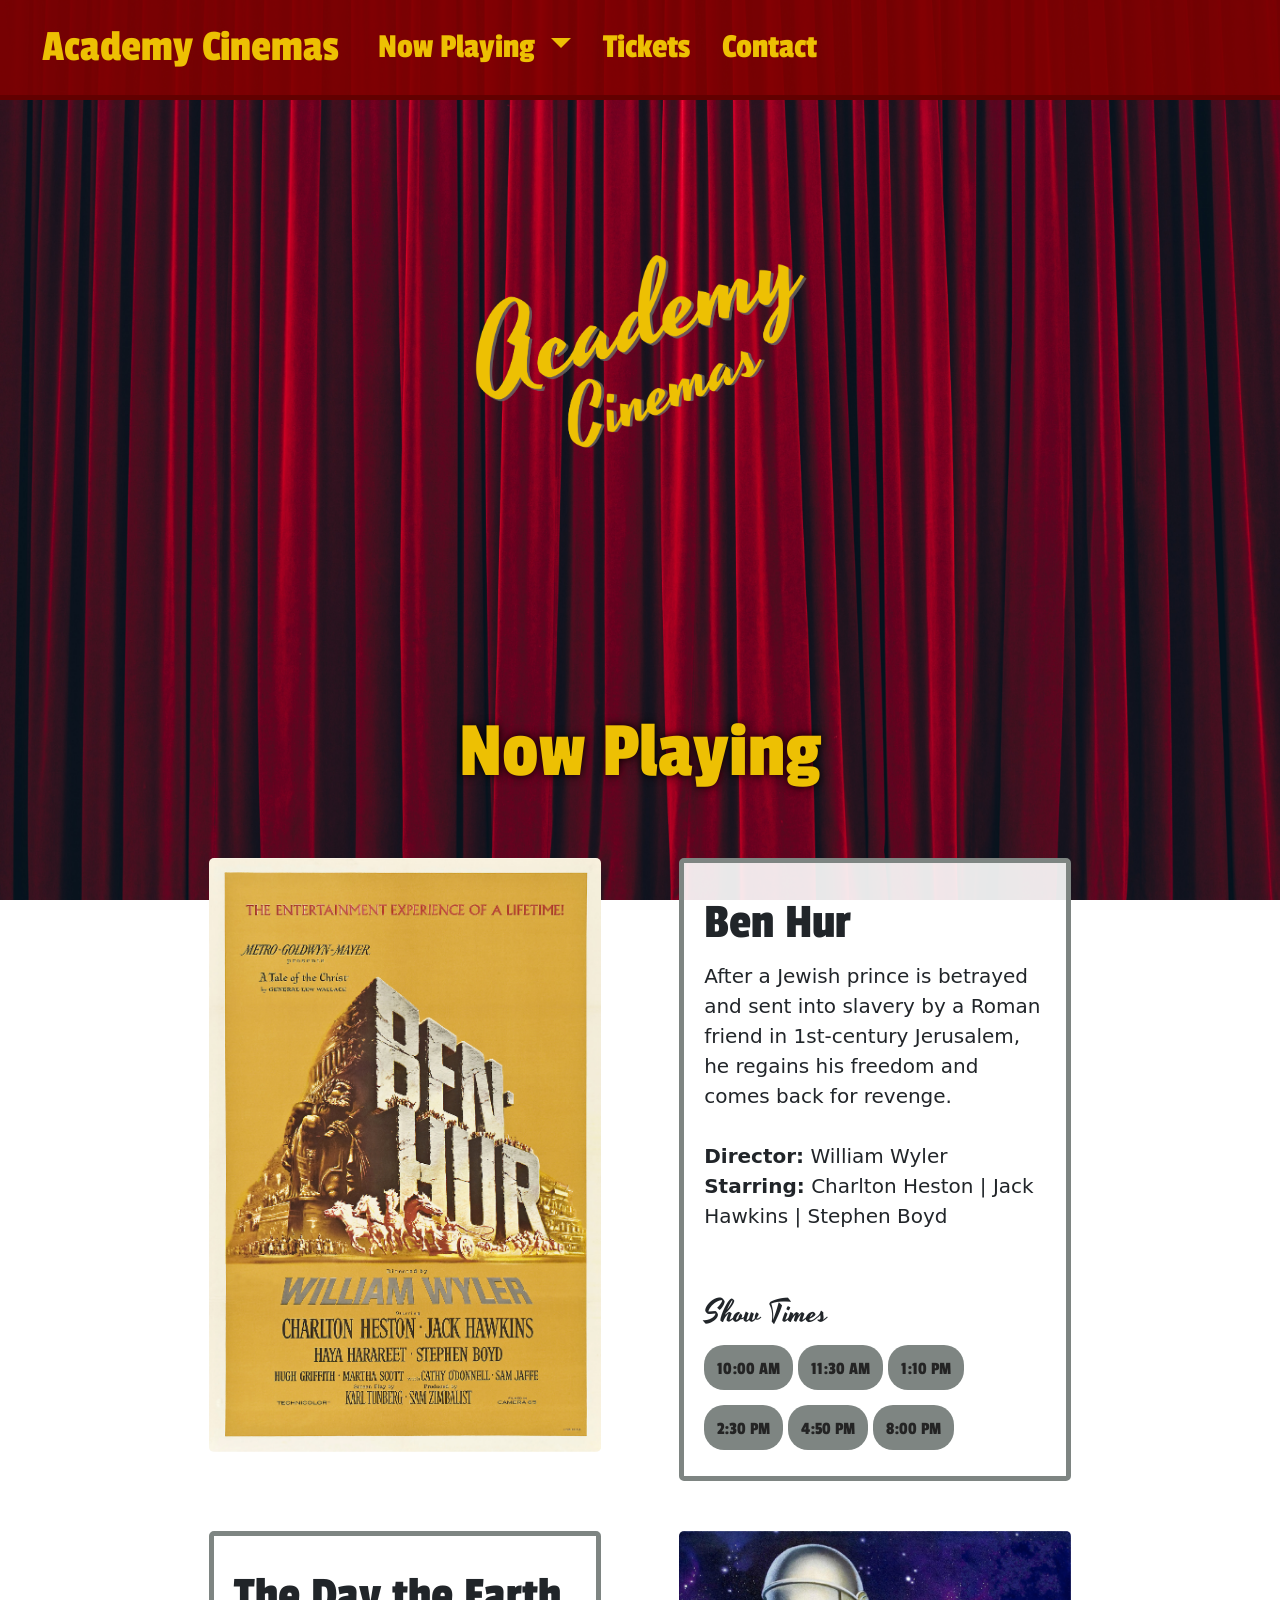
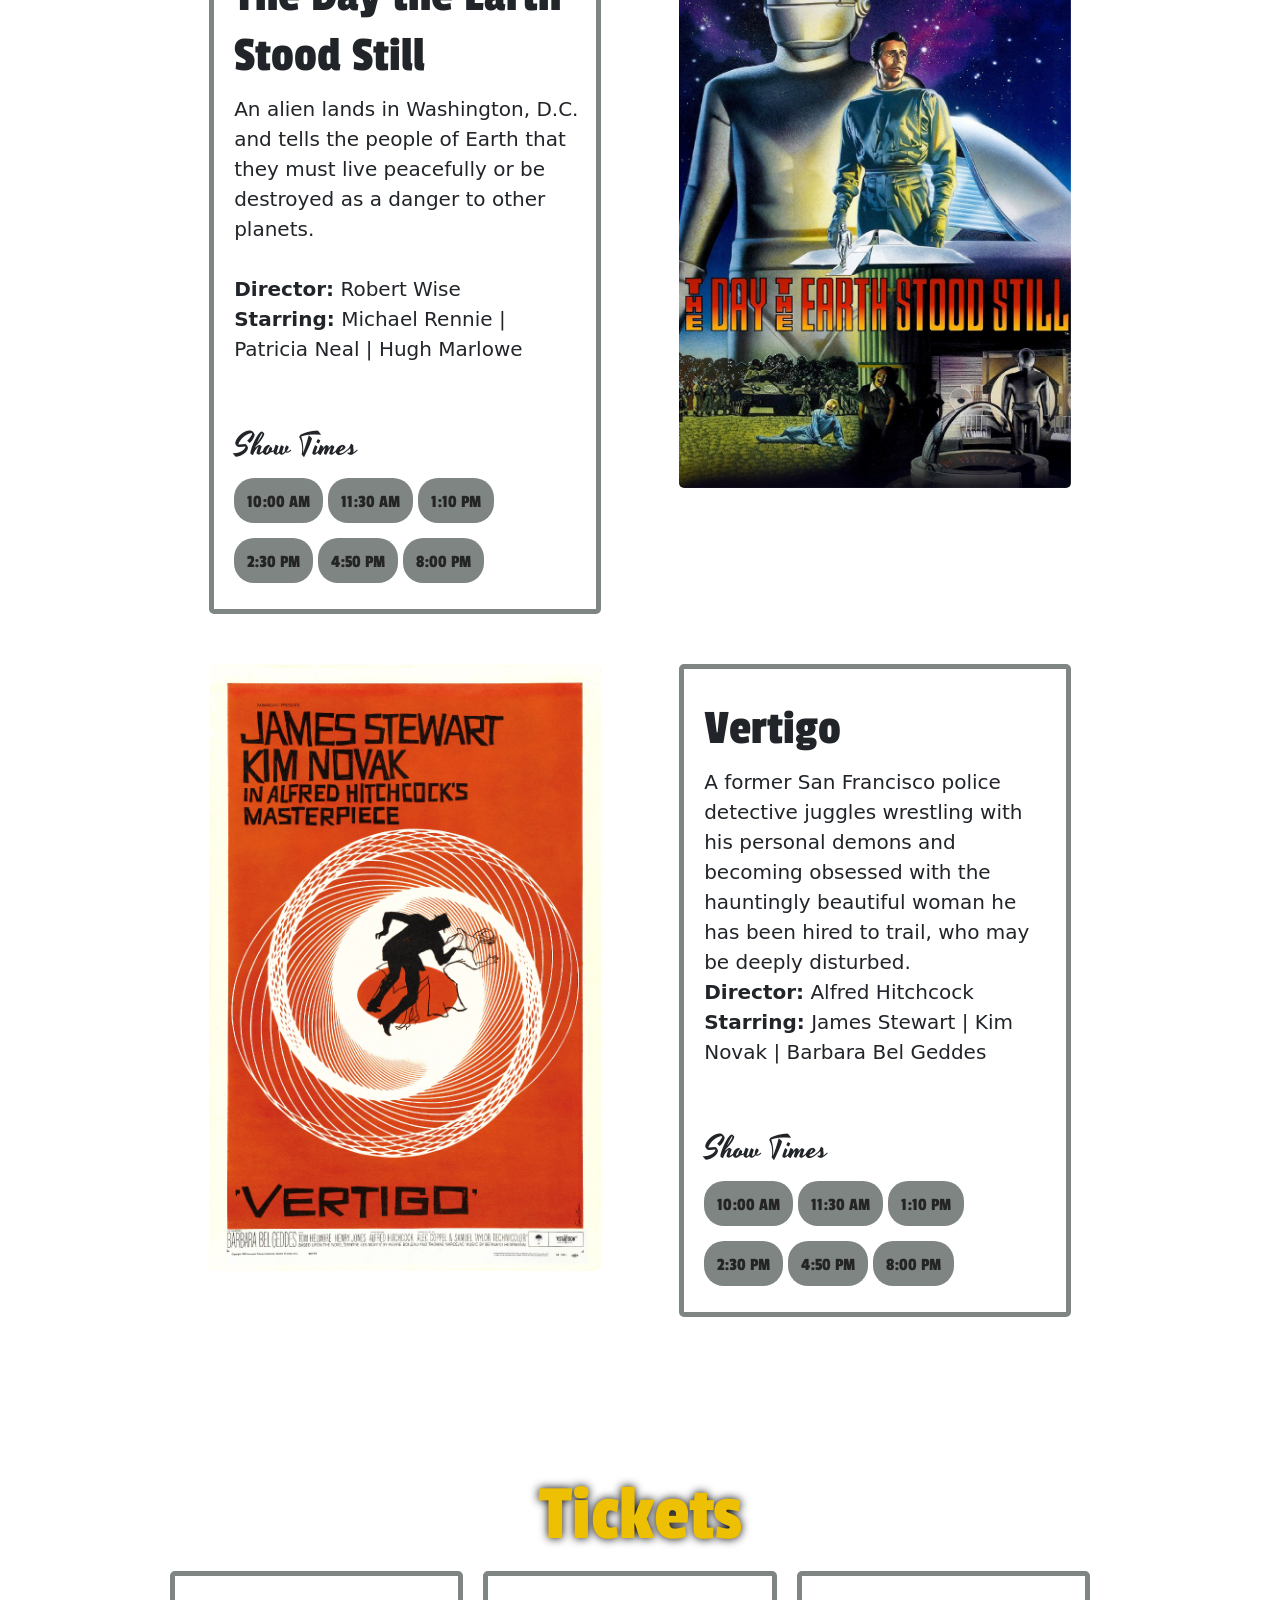
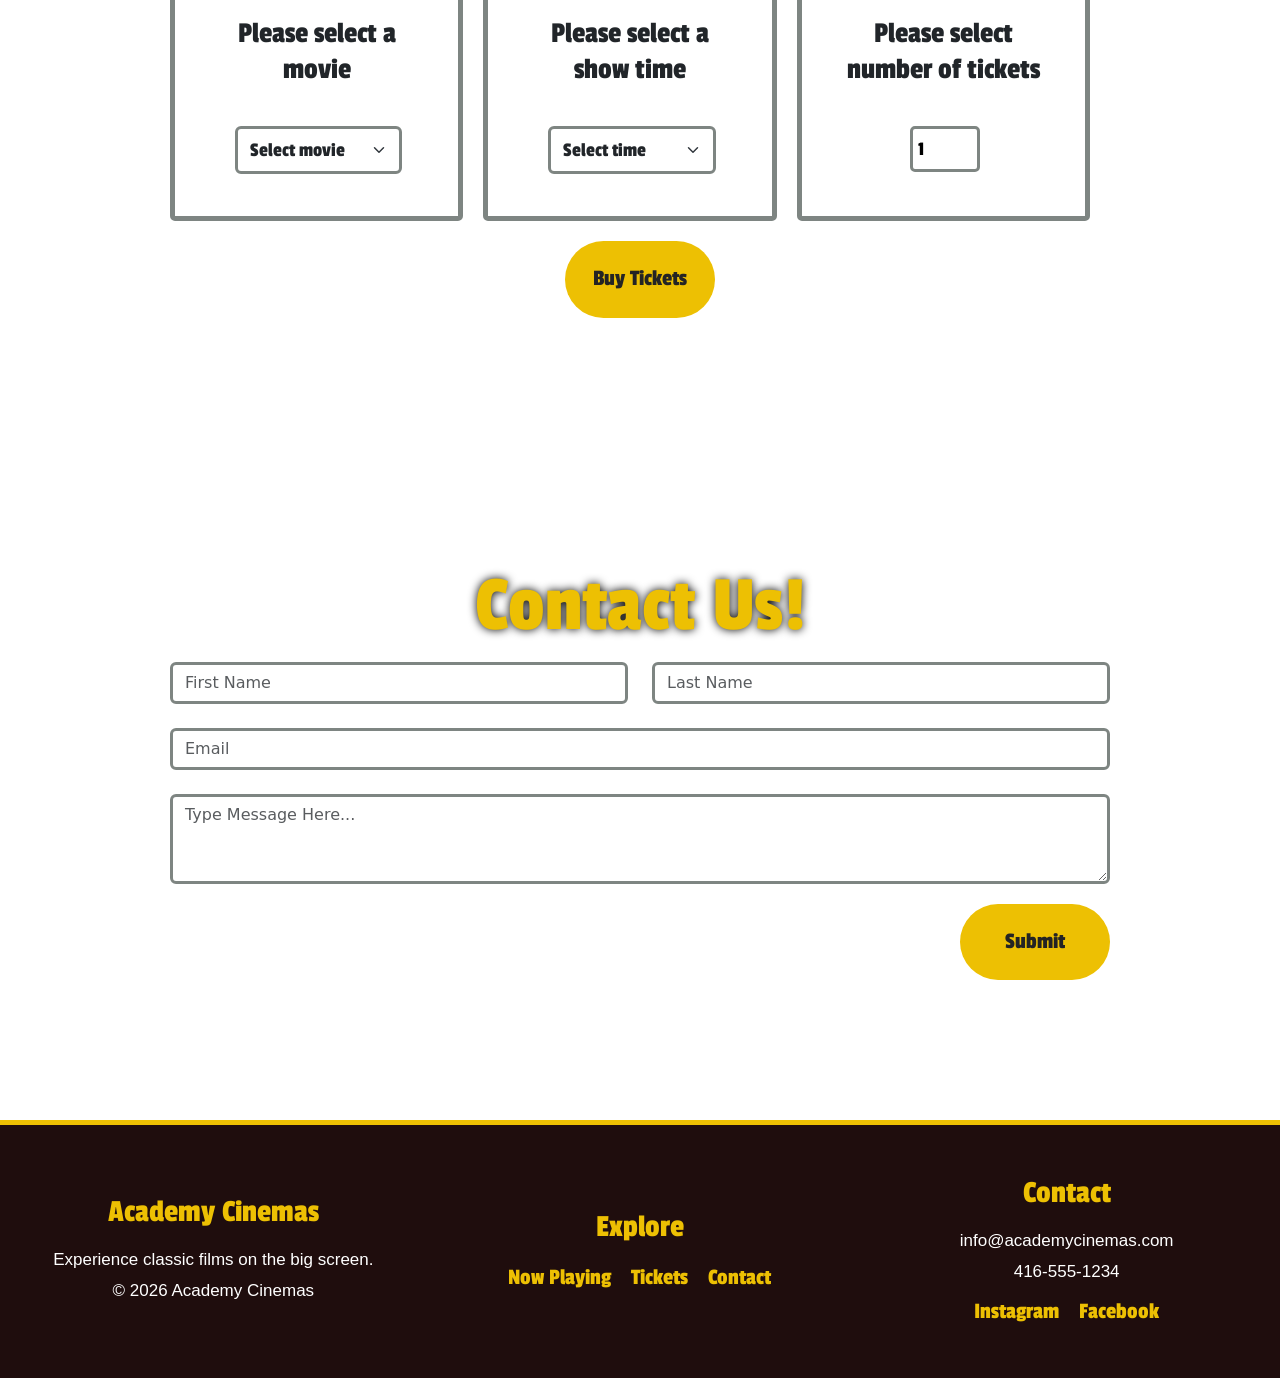
<file: Academy-Cinemas/index.html>
<!doctype html>
<html lang="en">

<head>
    <meta charset="utf-8">
    <meta name="viewport" content="width=device-width, initial-scale=1">
    <title>Academy Cinemas</title>
    <!--BOOTSTRAP CSS-->
    <link href="https://cdn.jsdelivr.net/npm/bootstrap@5.3.8/dist/css/bootstrap.min.css" rel="stylesheet"
        integrity="sha384-sRIl4kxILFvY47J16cr9ZwB07vP4J8+LH7qKQnuqkuIAvNWLzeN8tE5YBujZqJLB" crossorigin="anonymous">
    <!--CUSTOM CSS listed last to override Bootstrap CSS
    based on levels of specificity-->
    <link href="css/custom.css" rel="stylesheet">
    <!--Custom CSS for multiple screen sizes-->
    <link href="css/custom-css-media.css" rel="stylesheet">
</head>

<body>
    <!--BOOTSTRAP JAVASCRIPT-->
    <script src="https://cdn.jsdelivr.net/npm/bootstrap@5.3.8/dist/js/bootstrap.bundle.min.js"
        integrity="sha384-FKyoEForCGlyvwx9Hj09JcYn3nv7wiPVlz7YYwJrWVcXK/BmnVDxM+D2scQbITxI"
        crossorigin="anonymous"></script>
    <!--NAVBAR-->
    <nav class="navbar navbar-expand-lg sticky-top">
        <div class="container-fluid">
            <a class="navbar-brand" href="#">Academy Cinemas</a>
            <button class="navbar-toggler" type="button" data-bs-toggle="collapse" data-bs-target="#navbarNavDropdown"
                aria-controls="navbarNavDropdown" aria-expanded="false" aria-label="Toggle navigation">
                <span class="navbar-toggler-icon"></span>
            </button>
            <div class="collapse navbar-collapse" id="navbarNavDropdown">
                <ul class="navbar-nav">
                    <li class="nav-item dropdown">
                        <a class="nav-link dropdown-toggle" href="#" role="button" data-bs-toggle="dropdown"
                            aria-expanded="false">
                            Now Playing
                        </a>
                        <ul class="dropdown-menu">
                            <li><a class="dropdown-item" href="#ben-hur">Ben Hur</a></li>
                            <li><a class="dropdown-item" href="#stood-still">The Day the Earth Stood Still</a></li>
                            <li><a class="dropdown-item" href="#vertigo">Vertigo</a></li>
                        </ul>
                    </li>
                    <li class="nav-item">
                        <a class="nav-link" href="#tickets">Tickets</a>
                    </li>
                    <li class="nav-item">
                        <a class="nav-link" href="#contact">Contact</a>
                    </li>
                </ul>
            </div>
        </div>
    </nav>
    <!--LOGO-->
    <header class="row justify-content-center">
        <img src="images/logo.png" class="img-fluid col-lg-6" id="header-image" alt="Academy Cinemas Logo">
    </header>
    <!--NOW PLAYING-->
    <section>
        <div class="container" id="now-playing">
            <h1>Now Playing</h1>
            <!--BEN HUR-->
            <div class="d-flex flex-row flex-wrap spacer" id="ben-hur">
                <div class="col-lg-5 mx-auto">
                    <img src="images/ben-hur.jpg" class="img-fluid" alt="Ben Hur movie poster">
                </div>
                <div class="card col-lg-5 mx-auto">
                    <div class="card-body">
                        <h3 class="card-title">Ben Hur</h3>
                        <!--BEN-HUR MOVIE DESCRIPTION-->
                        <p class="lead">After a Jewish prince is betrayed and sent into slavery by a Roman friend in
                            1st-century Jerusalem, he regains his freedom and comes back for revenge.
                            <br>
                            <br>
                            <b>Director:</b> William Wyler
                            <br>
                            <b>Starring:</b> Charlton Heston | Jack Hawkins | Stephen Boyd
                        </p>
                        <br>
                        <br>
                        <!--BEN-HUR SHOW TIMES-->
                        <h4 class="card-title">Show Times</h4>
                        <div class="row">
                            <div clas="col">
                                <a class="btn" href="#tickets" role="button">10:00 AM</a>
                                <a class="btn" href="#tickets" role="button">11:30 AM</a>
                                <a class="btn" href="#tickets" role="button">1:10 PM</a>
                            </div>
                        </div>
                        <div class="row">
                            <div clas="col">
                                <a class="btn" href="#tickets" role="button">2:30 PM</a>
                                <a class="btn" href="#tickets" role="button">4:50 PM</a>
                                <a class="btn" href="#tickets" role="button">8:00 PM</a>
                            </div>
                        </div>
                    </div>
                </div>
            </div>
            <!--THE DAY THE EARTH STOOD STILL-->
            <div class="d-flex flex-row flex-wrap-reverse spacer" id="stood-still">

                <div class="card col-lg-5 mx-auto">
                    <div class="card-body">
                        <h3 class="card-title">The Day the Earth Stood Still</h3>
                        <!--THE DAY THE EARTH STOOD STILL MOVIE DESCRIPTION-->
                        <p class="lead">An alien lands in Washington, D.C. and tells the people of Earth that they must
                            live peacefully or be destroyed as a danger to other planets.
                            <br>
                            <br>
                            <b>Director:</b> Robert Wise
                            <br>
                            <b>Starring:</b> Michael Rennie | Patricia Neal | Hugh Marlowe
                        </p>
                        <br>
                        <br>
                        <!--THE DAY THE EARTH STOOD STILL SHOW TIMES-->
                        <h4 class="card-title">Show Times</h4>
                        <div class="row">
                            <div clas="col">
                                <a class="btn" href="#tickets" role="button">10:00 AM</a>
                                <a class="btn" href="#tickets" role="button">11:30 AM</a>
                                <a class="btn" href="#tickets" role="button">1:10 PM</a>
                            </div>
                        </div>
                        <div class="row">
                            <div clas="col">
                                <a class="btn" href="#tickets" role="button">2:30 PM</a>
                                <a class="btn" href="#tickets" role="button">4:50 PM</a>
                                <a class="btn" href="#tickets" role="button">8:00 PM</a>
                            </div>
                        </div>
                    </div>

                </div>
                <div class="col-lg-5 mx-auto">
                    <img src="images/earth-stood-still.jpg" class="img-fluid"
                        alt="The Day the Earth Stood Still movie poster">
                </div>
            </div>
            <!--VERTIGO-->
            <div class="d-flex flex-row flex-wrap spacer" id="vertigo">
                <div class="col-lg-5 mx-auto">
                    <img src="images/vertigo.jpg" class="img-fluid" alt="Vertigo movie poster">
                </div>
                <div class="card col-lg-5 mx-auto">
                    <div class="card-body">
                        <h3 class="card-title">Vertigo</h3>
                        <!--VERTIGO MOVIE DESCRIPTION-->
                        <p class="lead">A former San Francisco police detective juggles wrestling with
                            his personal demons and becoming obsessed with the hauntingly
                            beautiful woman he has been hired to trail, who may be deeply disturbed.
                            <br>
                            <b>Director:</b> Alfred Hitchcock
                            <br>
                            <b>Starring:</b> James Stewart | Kim Novak | Barbara Bel Geddes
                        </p>
                        <br>
                        <br>
                        <!--VERTIGO SHOW TIMES-->
                        <h4 class="card-title">Show Times</h4>
                        <div class="row">
                            <div clas="col">
                                <a class="btn" href="#tickets" role="button">10:00 AM</a>
                                <a class="btn" href="#tickets" role="button">11:30 AM</a>
                                <a class="btn" href="#tickets" role="button">1:10 PM</a>
                            </div>
                        </div>
                        <div class="row">
                            <div clas="col">
                                <a class="btn" href="#tickets" role="button">2:30 PM</a>
                                <a class="btn" href="#tickets" role="button">4:50 PM</a>
                                <a class="btn" href="#tickets" role="button">8:00 PM</a>
                            </div>
                        </div>
                    </div>
                </div>
            </div>
        </div>
    </section>
    <!--TICKETS-->
    <section>
        <div class="container spacer" id="tickets">
            <h1>Tickets</h1>
            <div class="d-flex flex-row flex-wrap">
                <!--MOVIE SELECTION-->
                <div class="col">
                    <div class="card text-center">
                        <h5 class="card-title">Please select a movie</h5>
                        <div class="card-body">
                            <select class="form-select" aria-label="Movie title selection">
                                <option selected>Select movie</option>
                                <option value="1">Ben-Hur</option>
                                <option value="2">The Day the Earth Stood Still</option>
                                <option value="3">Vertigo</option>
                            </select>
                        </div>
                    </div>
                </div>
                <!--TIME SELECTION-->
                <div class="col">
                    <div class="card text-center">
                        <h5 class="card-title">Please select a show time</h5>
                        <div class="card-body">
                            <select class="form-select" aria-label="Show time selection">
                                <option selected>Select time</option>
                                <option value="1">10:00 AM</option>
                                <option value="2">11:30 AM</option>
                                <option value="3">1:10 PM</option>
                                <option value="4">2:30 PM</option>
                                <option value="5">4:50 PM</option>
                                <option value="6">8:00 PM</option>
                            </select>
                        </div>
                    </div>
                </div>
                <!--NUMBER OF TICKETS-->
                <div class="col">
                    <div class="card text-center">
                        <h5 class="card-title">Please select number of tickets</h5>
                        <div class="card-body">
                            <input type="number" id="quantity" value="1" step="1">
                        </div>
                    </div>
                </div>
            </div>
            <!--BUY TICKETS BUTTON-->
            <div class="row justify-content-center">
                <div class="col-auto">
                    <button type="button" class="btn yellow-btn">Buy Tickets</button>
                </div>
            </div>
        </div>
    </section>
    <!--CONTACT FORM-->
    <section>
        <div class="container" id="contact">
            <h1>Contact Us!</h1>
            <div class="row gy-4">
                <div class="col">
                    <input type="text" class="form-control" placeholder="First Name">
                </div>
                <div class="col">
                    <input type="text" class="form-control" placeholder="Last Name">
                </div>
                <div>
                    <input type="email" class="form-control" placeholder="Email">
                </div>
                <div>
                    <textarea class="form-control" rows="3" placeholder="Type Message Here..."></textarea>
                    <button type="submit" class="btn yellow-btn" id="contact-submit">Submit</button>
                </div>
            </div>
        </div>
    </section>
    <!--FOOTER-->
    <footer class="container-fluid">
        <div class="row align-items-center text-center py-4">

            <!--ACADEMY CINEMAS INFORMATION-->
            <div class="col-lg-4 footer-section">
                <h5 class="footer-heading">Academy Cinemas</h5>
                <p class="footer-text">
                    Experience classic films on the big screen.
                </p>
                <p class="footer-text">
                    &copy; 2026 Academy Cinemas
                </p>
            </div>

            <!--WEBSITE NAVIGATION-->
            <div class="col-lg-4 footer-section">
                <h5 class="footer-heading">Explore</h5>

                <div class="footer-navigation">
                    <a href="#now-playing" class="footer-link">Now Playing</a>
                    <a href="#tickets" class="footer-link">Tickets</a>
                    <a href="#contact" class="footer-link">Contact</a>
                </div>
            </div>

            <!--CONTACT INFORMATION-->
            <div class="col-lg-4 footer-section">
                <h5 class="footer-heading">Contact</h5>
                <p class="footer-text">info@academycinemas.com</p>
                <p class="footer-text">416-555-1234</p>

                <div class="footer-socials">
                    <a href="#" class="footer-link">Instagram</a>
                    <a href="#" class="footer-link">Facebook</a>
                </div>
            </div>

        </div>
    </footer>
</body>

</html>
</file>
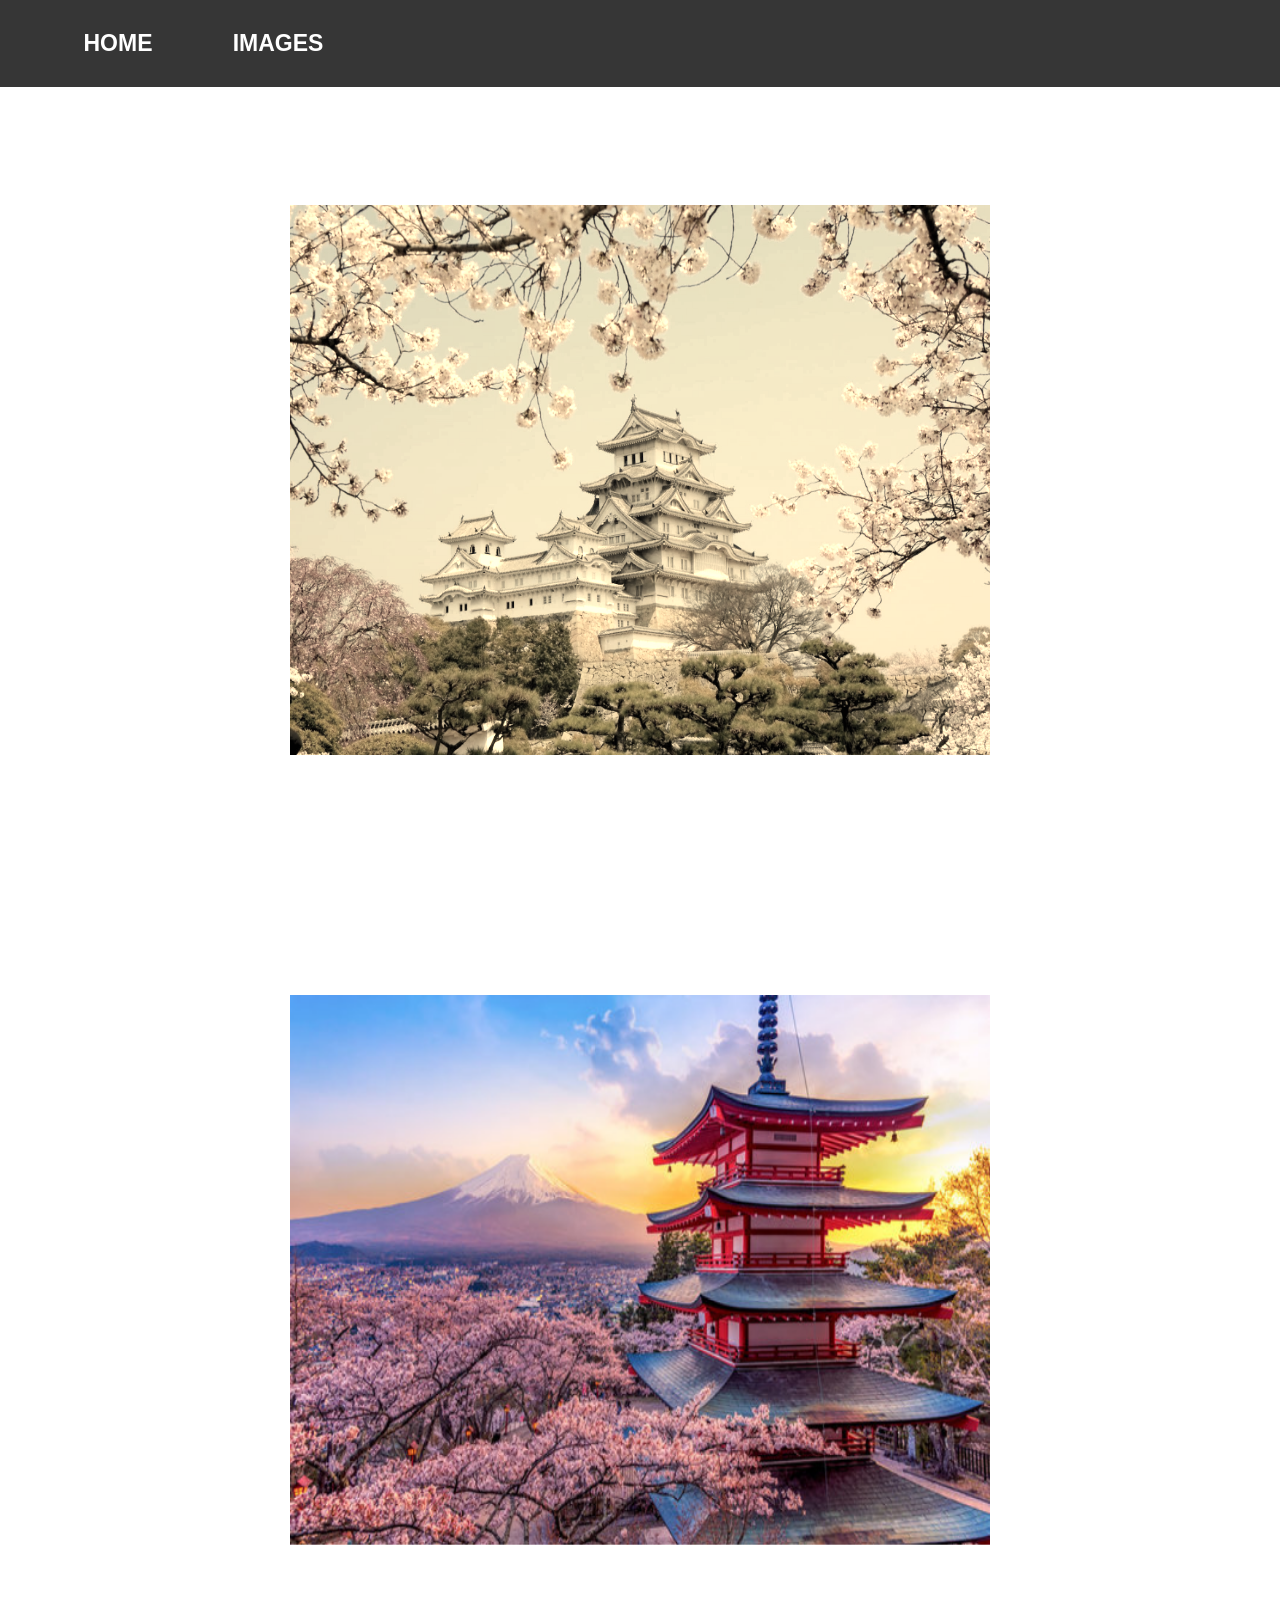
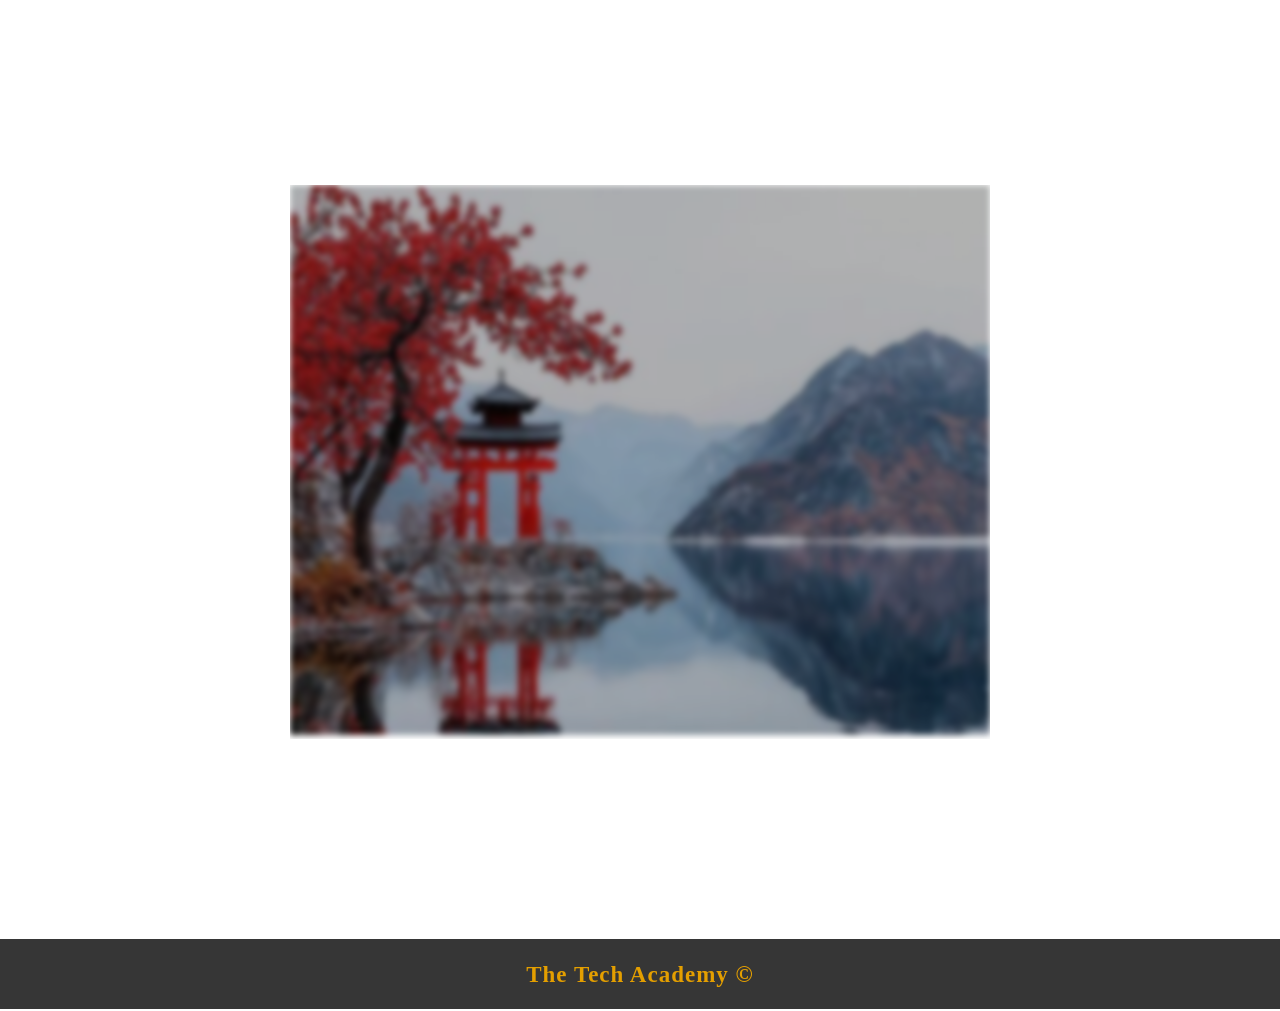
<file: Creating-CSS-Effects/index.html>
<!DOCTYPE html>
<html>

<head>
    <title>Creating Effects with CSS</title>
    <meta charset="UTF-8">
    <link rel="preconnect" href="https://fonts.googleapis.com">
    <link rel="preconnect" href="https://fonts.gstatic.com" crossorigin>
    <link
        href="https://fonts.googleapis.com/css2?family=Poppins:wght@400;600&family=Playfair+Display:wght@600&display=swap"
        rel="stylesheet">
    <link rel="stylesheet" href="css/style.css">
</head>

<body>
    <!--NAVBAR-->
    <nav class="nav-bar">
        <ul>
            <li>
                <a href="#">Home</a>
            </li>
            <li class="drop">
                <a href="#">Images</a>
                <div class="rollover-menu">
                    <a href="#image1">Image 1</a>
                    <a href="#image2">Image 2</a>
                    <a href="#image3">Image 3</a>
                </div>
            </li>
        </ul>
    </nav>
    <!--IMAGES-->
    <section>
        <!--IMAGE 1-->
        <div id="image1" class="image-container">
            <img src="images/japan1.jpg">
            <div class="overlay"></div>
        </div>
        <!--IMAGE 2-->
        <div id="image2" class="image-container">
            <img src="images/japan2.jpg" class="zoom">
        </div>
        <!--IMAGE 3-->
        <div id="image3" class="image-container">
            <div class="circle">
                <img src="images/japan3.jpeg">
            </div>
        </div>
    </section>
    <!--FOOTER-->
    <footer>
        <div class="footer-text">
            <p>The Tech Academy &copy;</p>
        </div>
    </footer>
</body>

</html>
</file>
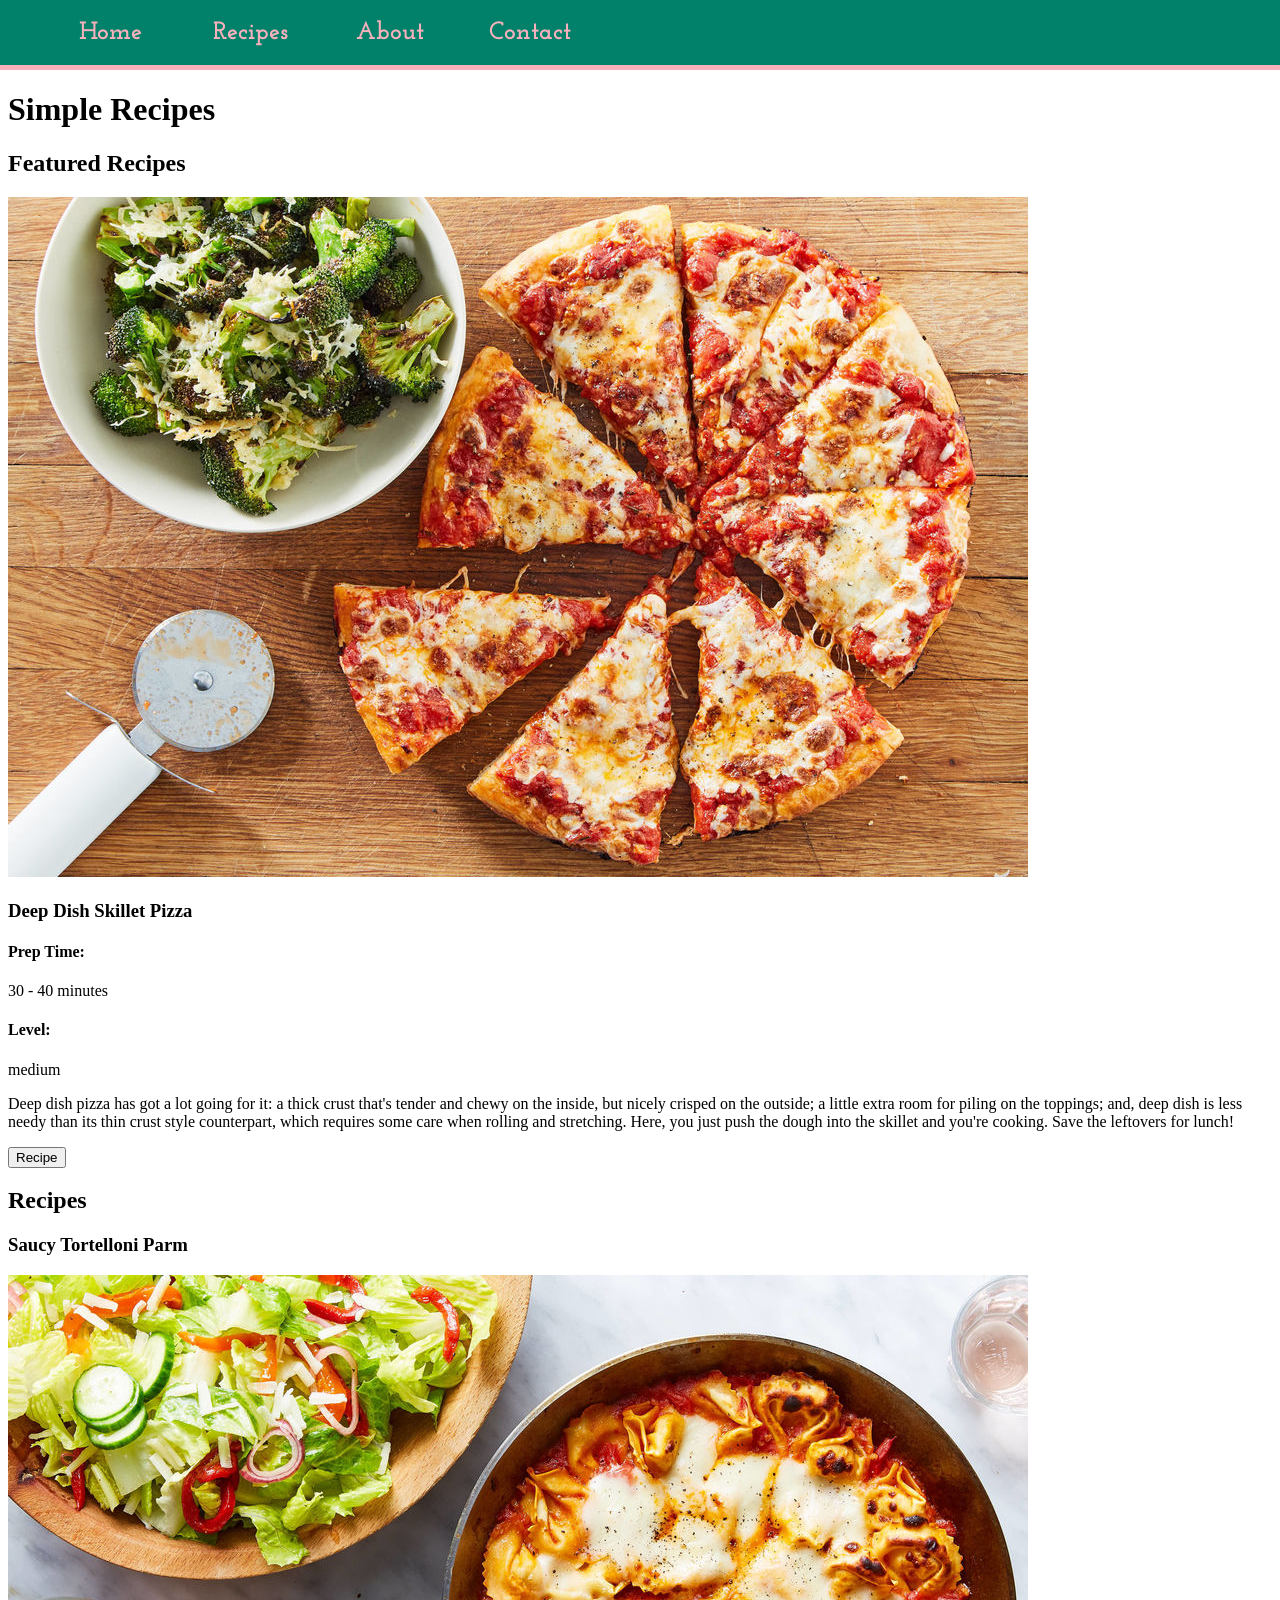
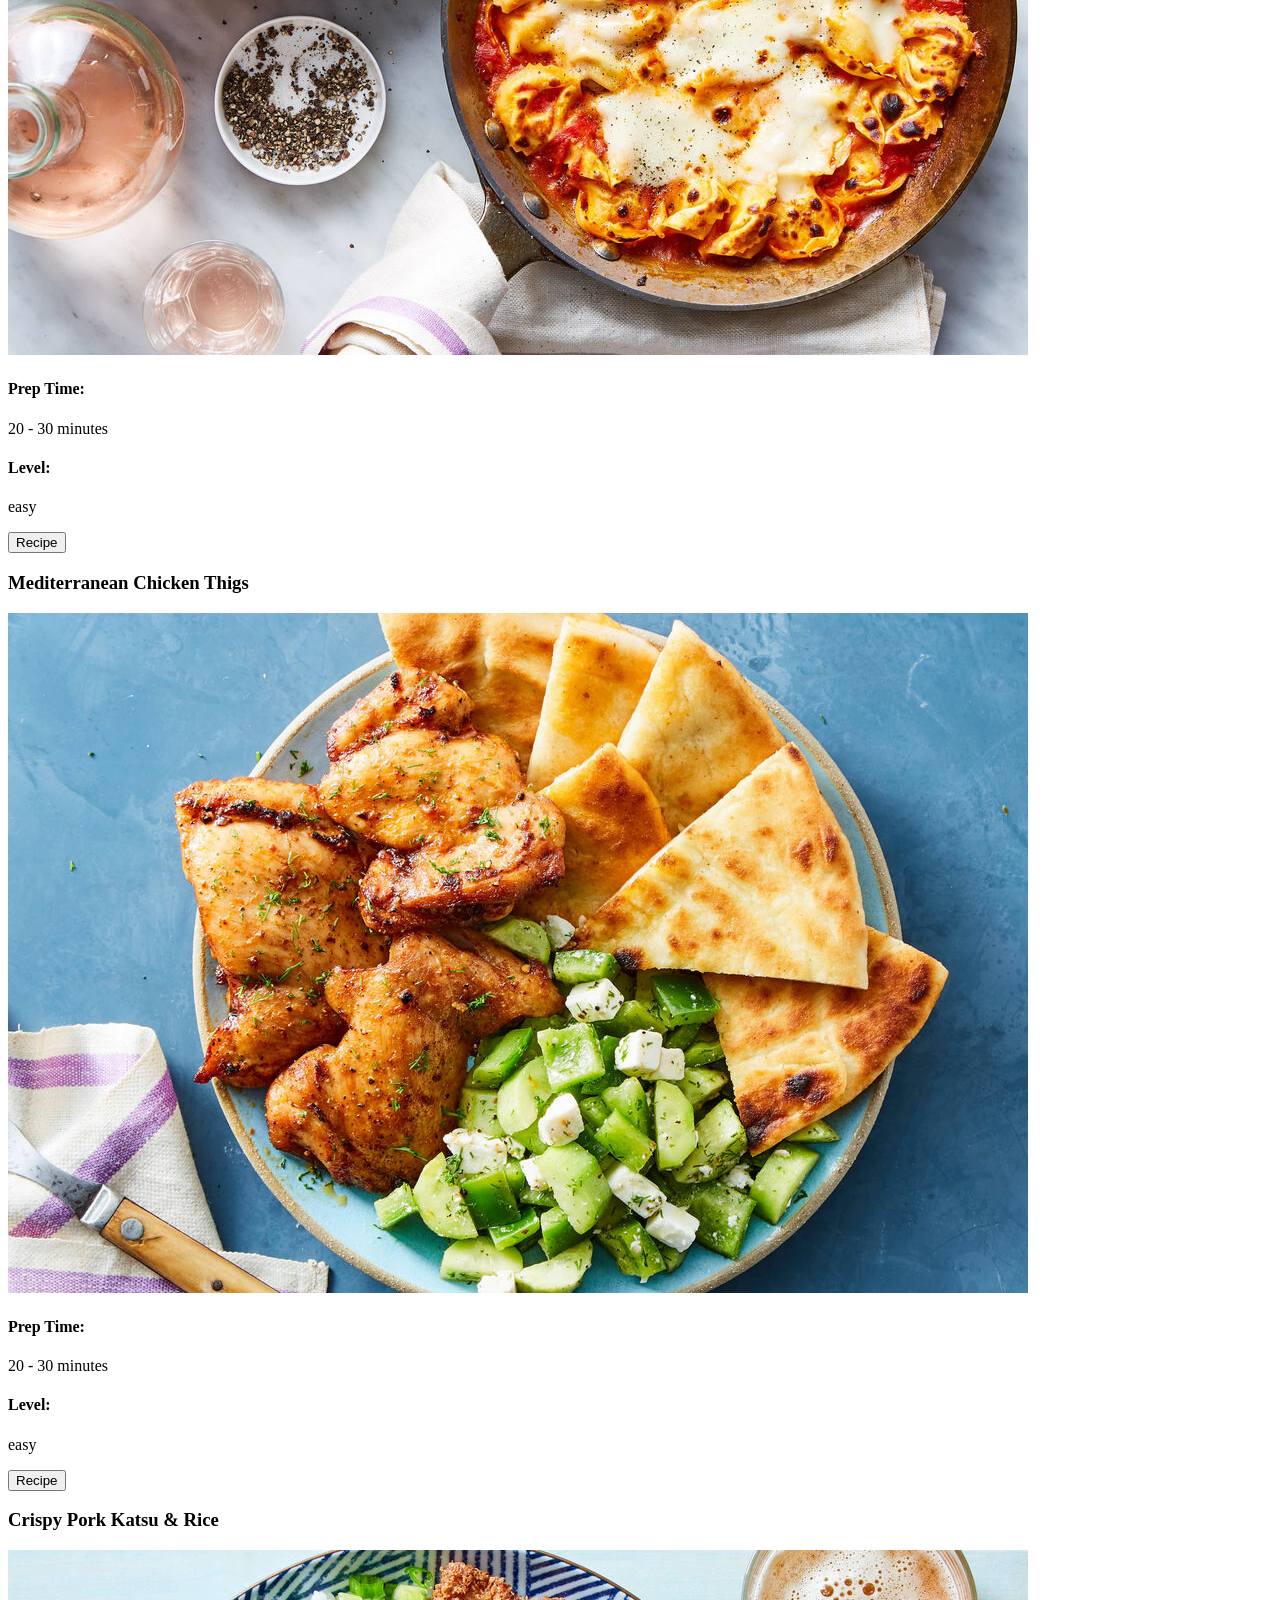
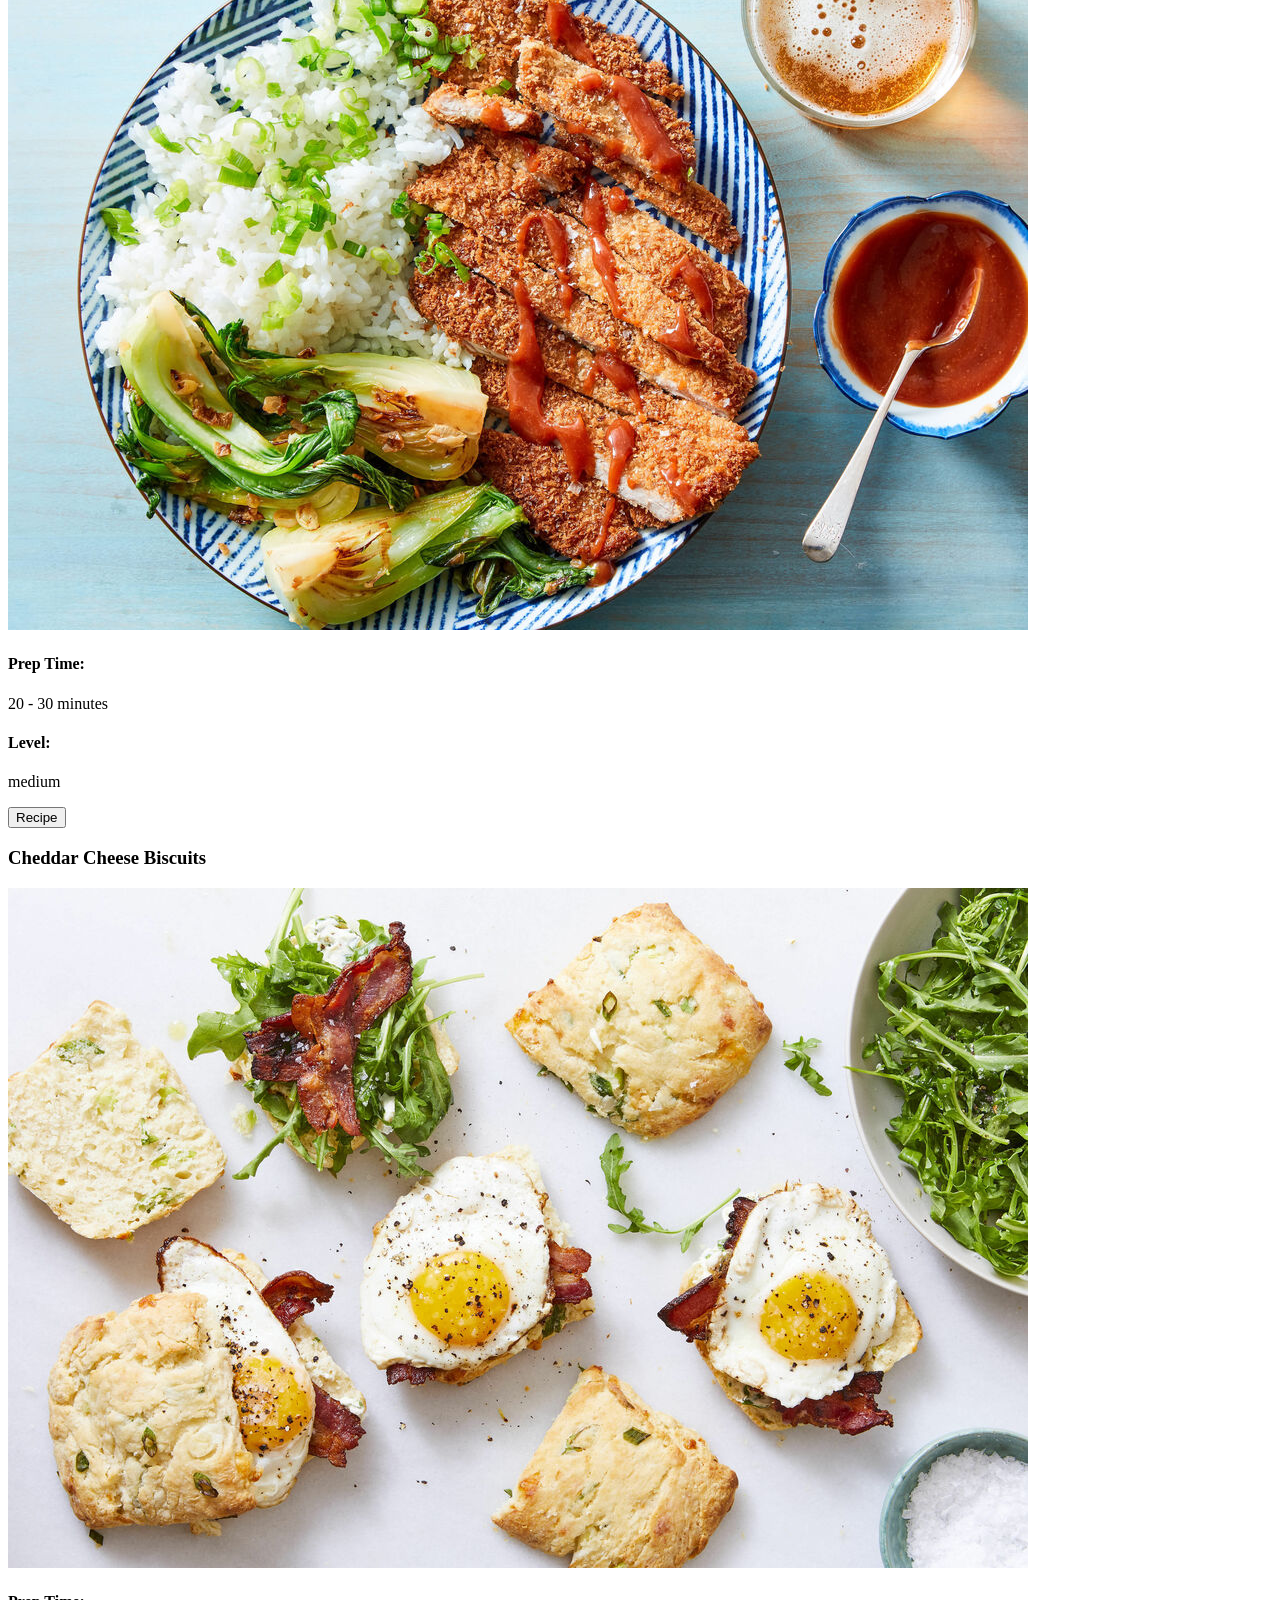
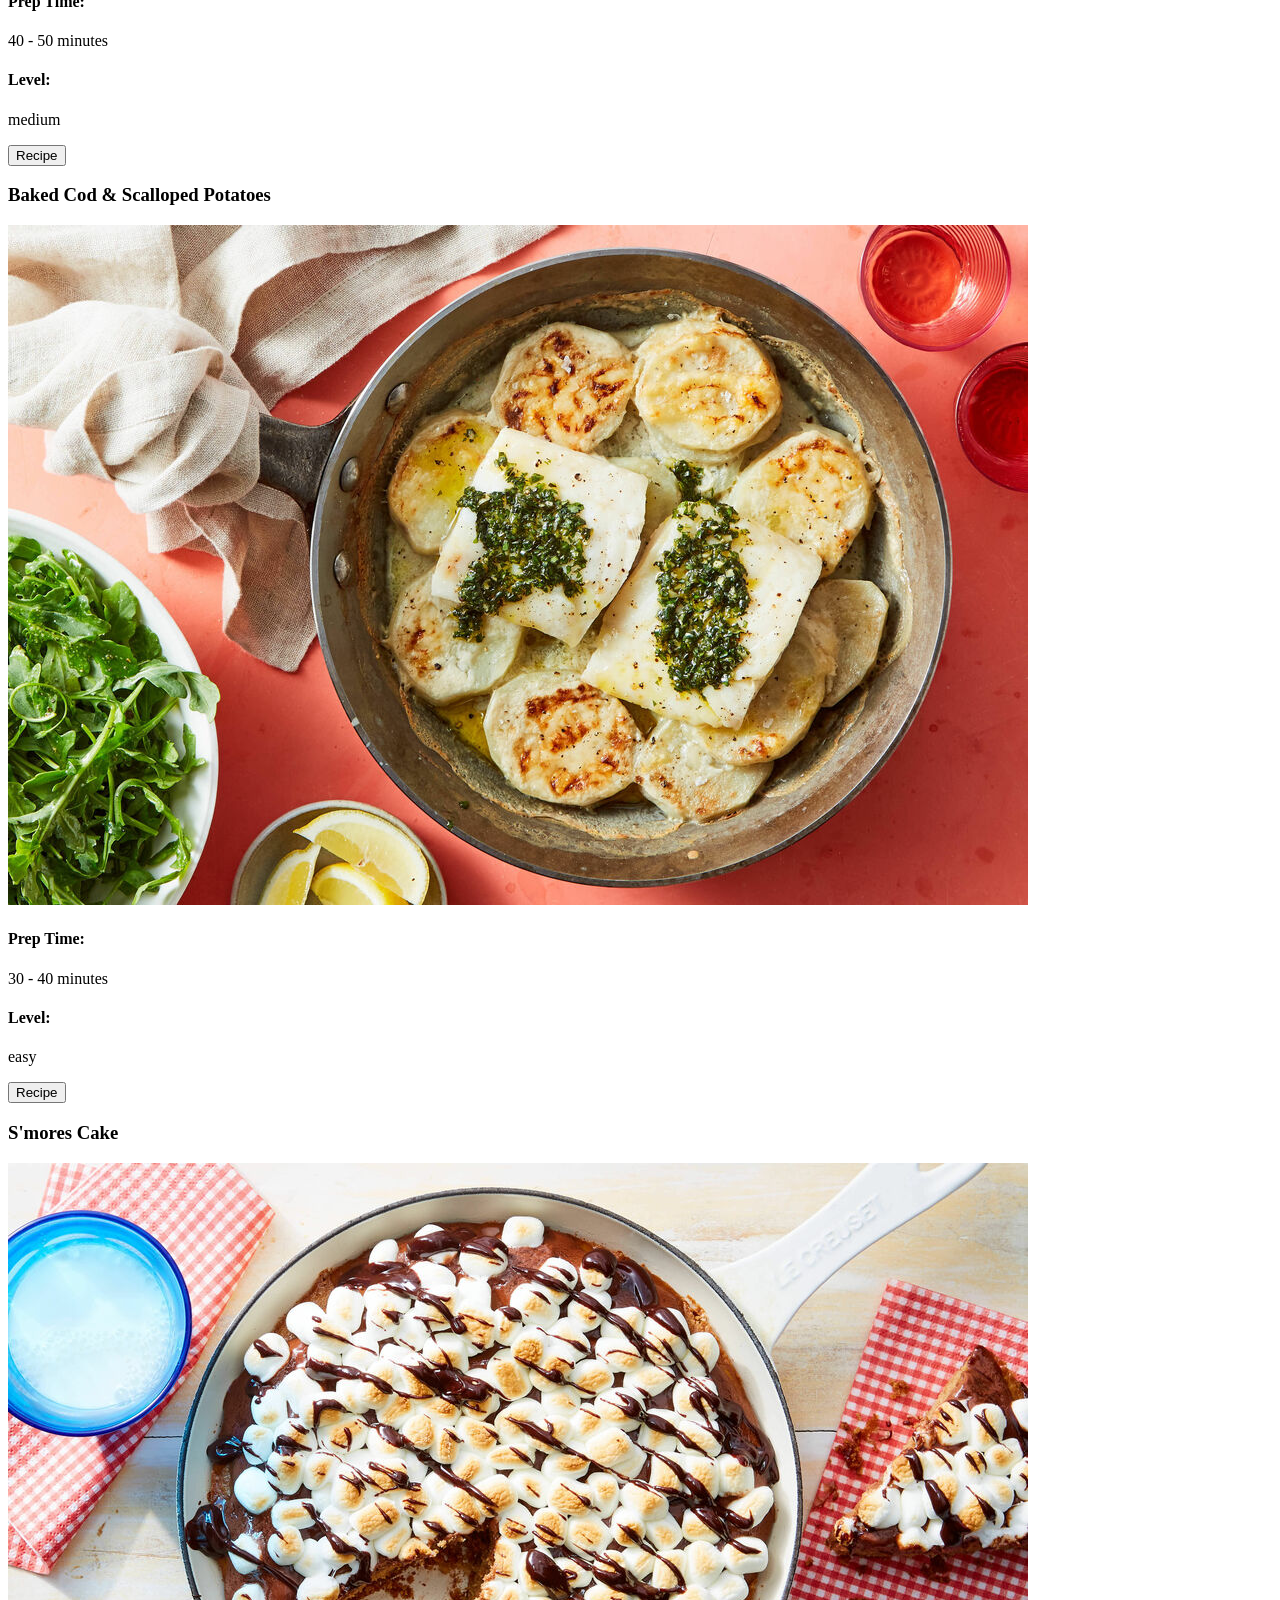
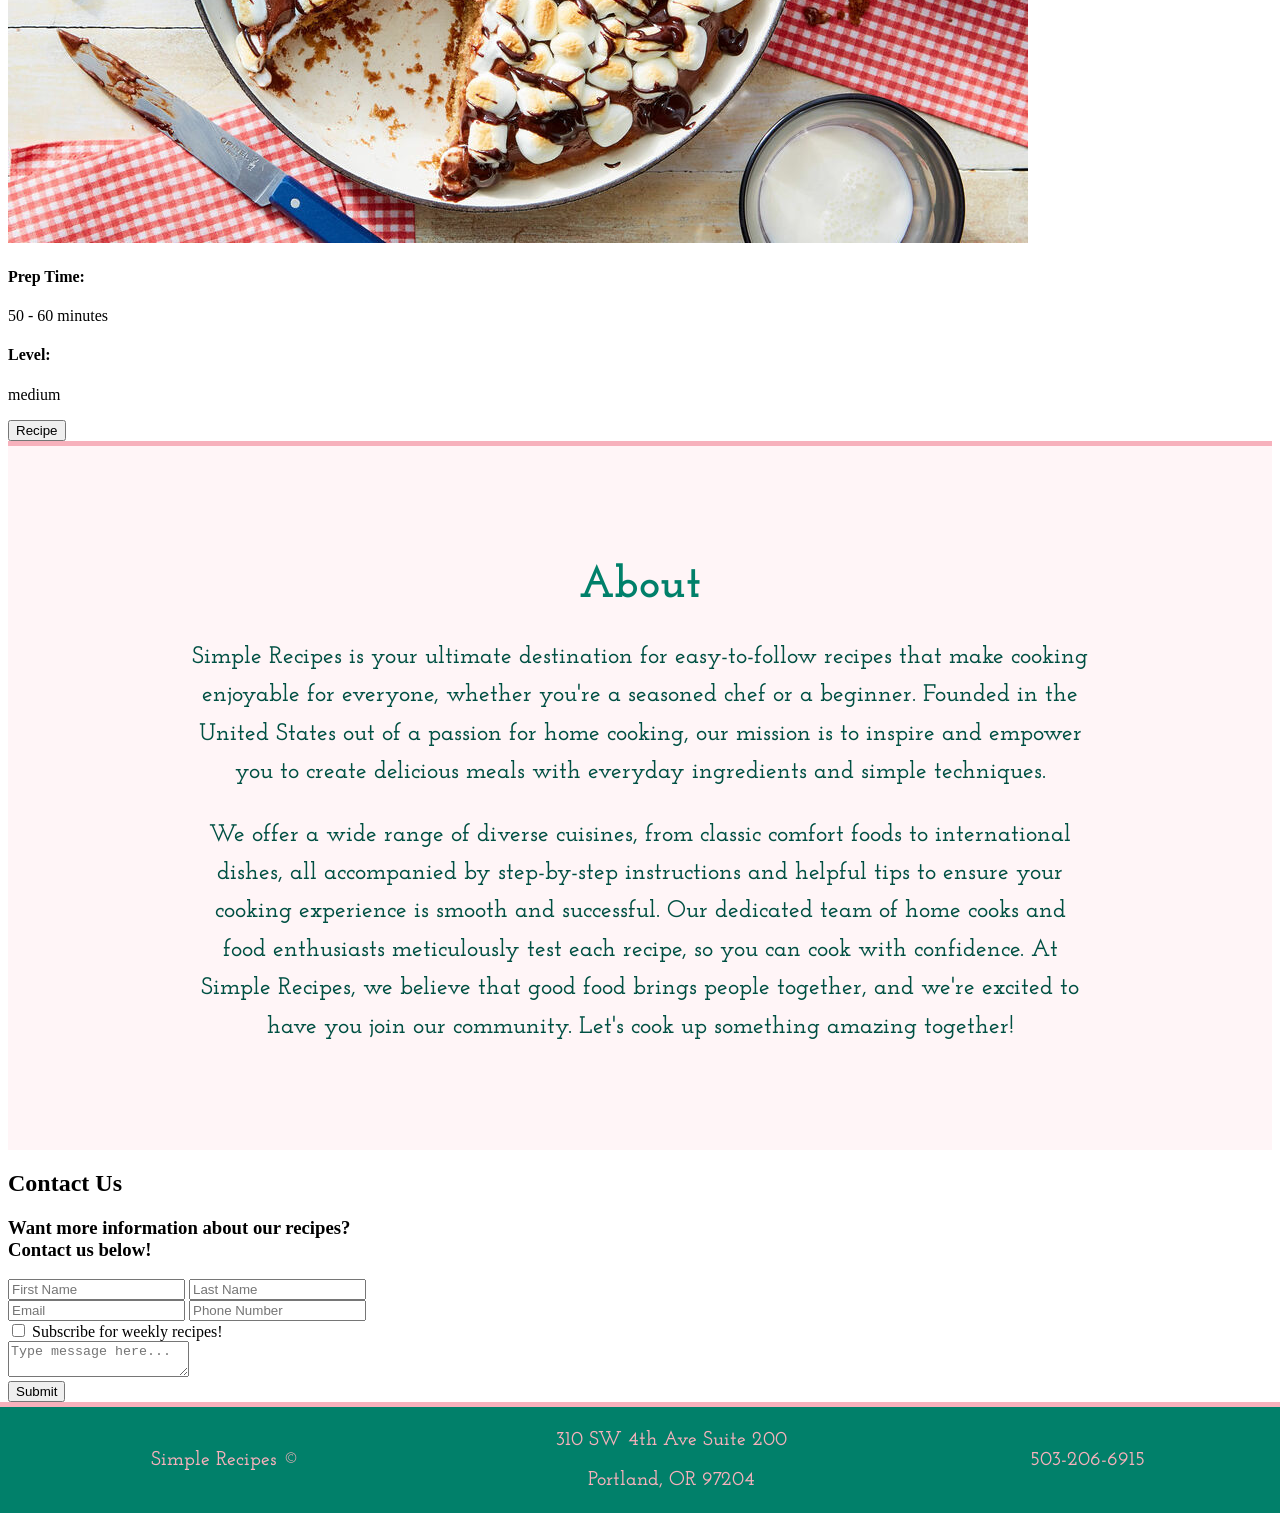
<file: Simple-Recipes/index.html>
<!DOCTYPE html>
<html>

<head>
    <title>Simple Recipes</title>
    <meta charset="UTF-8">
    <link rel="stylesheet" href="css/style.css">
</head>

<body>
    <!--NAVBAR-->
    <nav class="nav-bar">
        <ul>
            <li><a href="#">Home</a></li>
            <li class="drop"><a href="#recipes">Recipes</a>
                <div class="rollover-menu">
                    <a href="#featured">Featured Recipes</a>
                    <a href="#pasta">Pasta</a>
                    <a href="#chicken">Chicken</a>
                    <a href="#pork">Pork</a>
                    <a href="#biscuits">Biscuits</a>
                    <a href="#fish">Fish</a>
                    <a href="#dessert">Dessert</a>
                </div>
            </li>
            <li><a href="#about">About</a></li>
            <li><a href="#contact">Contact</a></li>
        </ul>
    </nav>
    <!--HEADER-->
    <header>
        <h1>Simple Recipes</h1>
    </header>
    <!--RECIPES-->
    <section>
        <!--FEATURED RECIPES-->
        <div id="featured">
            <h2>Featured Recipes</h2>
            <div>
                <img src="images/skillet-pizza.jpeg">
            </div>
            <div>
                <h3>Deep Dish Skillet Pizza</h3>
                <h4>Prep Time:</h4>
                <p>30 - 40 minutes</p>
                <h4>Level:</h4>
                <p>medium</p>
                <p>Deep dish pizza has got a lot going for it:
                    a thick crust that's tender and chewy on the inside,
                    but nicely crisped on the outside; a little extra room for piling
                    on the toppings; and, deep dish is less needy than its thin crust
                    style counterpart, which requires some care when rolling and stretching.
                    Here, you just push the dough into the skillet and you're cooking.
                    Save the leftovers for lunch!</p>
                <input type="button" value="Recipe">
            </div>
        </div>
        <div id="recipes">
            <h2>Recipes</h2>
            <!--PASTA-->
            <div id="pasta">
                <h3>Saucy Tortelloni Parm</h3>
                <div>
                    <img src="images/tortelloni.jpeg">
                </div>
                <div>
                    <h4>Prep Time:</h4>
                    <p>20 - 30 minutes</p>
                    <h4>Level:</h4>
                    <p>easy</p>
                    <input type="button" value="Recipe">
                </div>
            </div>
            <!--CHICKEN-->
            <div id="chicken">
                <h3>Mediterranean Chicken Thigs</h3>
                <div>
                    <img src="images/chicken-thighs.jpeg">
                </div>
                <div>
                    <h4>Prep Time:</h4>
                    <p>20 - 30 minutes</p>
                    <h4>Level:</h4>
                    <p>easy</p>
                    <input type="button" value="Recipe">
                </div>
            </div>
            <!--PORK-->
            <div id="pork">
                <h3>Crispy Pork Katsu & Rice</h3>
                <div>
                    <img src="images/pork-katsu.jpeg">
                </div>
                <div>
                    <h4>Prep Time:</h4>
                    <p>20 - 30 minutes</p>
                    <h4>Level:</h4>
                    <p>medium</p>
                    <input type="button" value="Recipe">
                </div>
            </div>
            <!--BISCUITS-->
            <div id="biscuits">
                <h3>Cheddar Cheese Biscuits</h3>
                <div>
                    <img src="images/cheddar-biscuits.jpeg">
                </div>
                <div>
                    <h4>Prep Time:</h4>
                    <p>40 - 50 minutes</p>
                    <h4>Level:</h4>
                    <p>medium</p>
                    <input type="button" value="Recipe">
                </div>
            </div>
            <!--FISH-->
            <div id="fish">
                <h3>Baked Cod & Scalloped Potatoes</h3>
                <div>
                    <img src="images/baked-cod.jpeg">
                </div>
                <div>
                    <h4>Prep Time:</h4>
                    <p>30 - 40 minutes</p>
                    <h4>Level:</h4>
                    <p>easy</p>
                    <input type="button" value="Recipe">
                </div>
            </div>
            <!--DESSERT-->
            <div id="dessert">
                <h3>S'mores Cake</h3>
                <div>
                    <img src="images/smores.jpeg">
                </div>
                <div>
                    <h4>Prep Time:</h4>
                    <p>50 - 60 minutes</p>
                    <h4>Level:</h4>
                    <p>medium</p>
                    <input type="button" value="Recipe">
                </div>
            </div>
        </div>
    </section>
    <!--ABOUT-->
    <section class="about" id="about">
        <h2>About</h2>
        <div>
            <p>
                Simple Recipes is your ultimate destination for easy-to-follow recipes that make 
                cooking enjoyable for everyone, whether you're a seasoned chef or a beginner. 
                Founded in the United States out of a passion for home cooking, our mission is to inspire 
                and empower you to create delicious meals with everyday ingredients and simple techniques. 
            </p>
            <p>
                We offer a wide range of diverse cuisines, from classic comfort 
                foods to international dishes, all accompanied by step-by-step 
                instructions and helpful tips to ensure your cooking experience is smooth 
                and successful. Our dedicated team of home cooks and food enthusiasts meticulously 
                test each recipe, so you can cook with confidence. At Simple Recipes, 
                we believe that good food brings people together, and we're excited to have you 
                join our community. Let's cook up something amazing together!


            </p>
        </div>
    </section>
    <!--CONTACT FORM-->
    <section id="contact">
        <h2>Contact Us</h2>
        <h3>Want more information about our recipes?
            <br>
            Contact us below!
        </h3>
        <form>
            <input type="text" placeholder="First Name">
            <input type="text" placeholder="Last Name">
            <br>
            <input type="email" placeholder="Email">
            <input type="tel" placeholder="Phone Number">
            <br>
            <input type="checkbox" id="subscription">
            <label for="subscription">Subscribe for weekly recipes!</label>
            <br>
            <textarea placeholder="Type message here..."></textarea>
            <br>
            <input type="submit" value="Submit">
        </form>
    </section>
    <!--FOOTER-->
    <footer>
        <table>
            <tr>
                <td>
                    <p>Simple Recipes &copy;</p>
                </td>
                <td>
                    <p>310 SW 4th Ave Suite 200</p>
                    <p>Portland, OR 97204</p>
                </td>
                <td>
                    <p>503-206-6915</p>
                </td>
            </tr>
        </table>
    </footer>
</body>

</html>
</file>
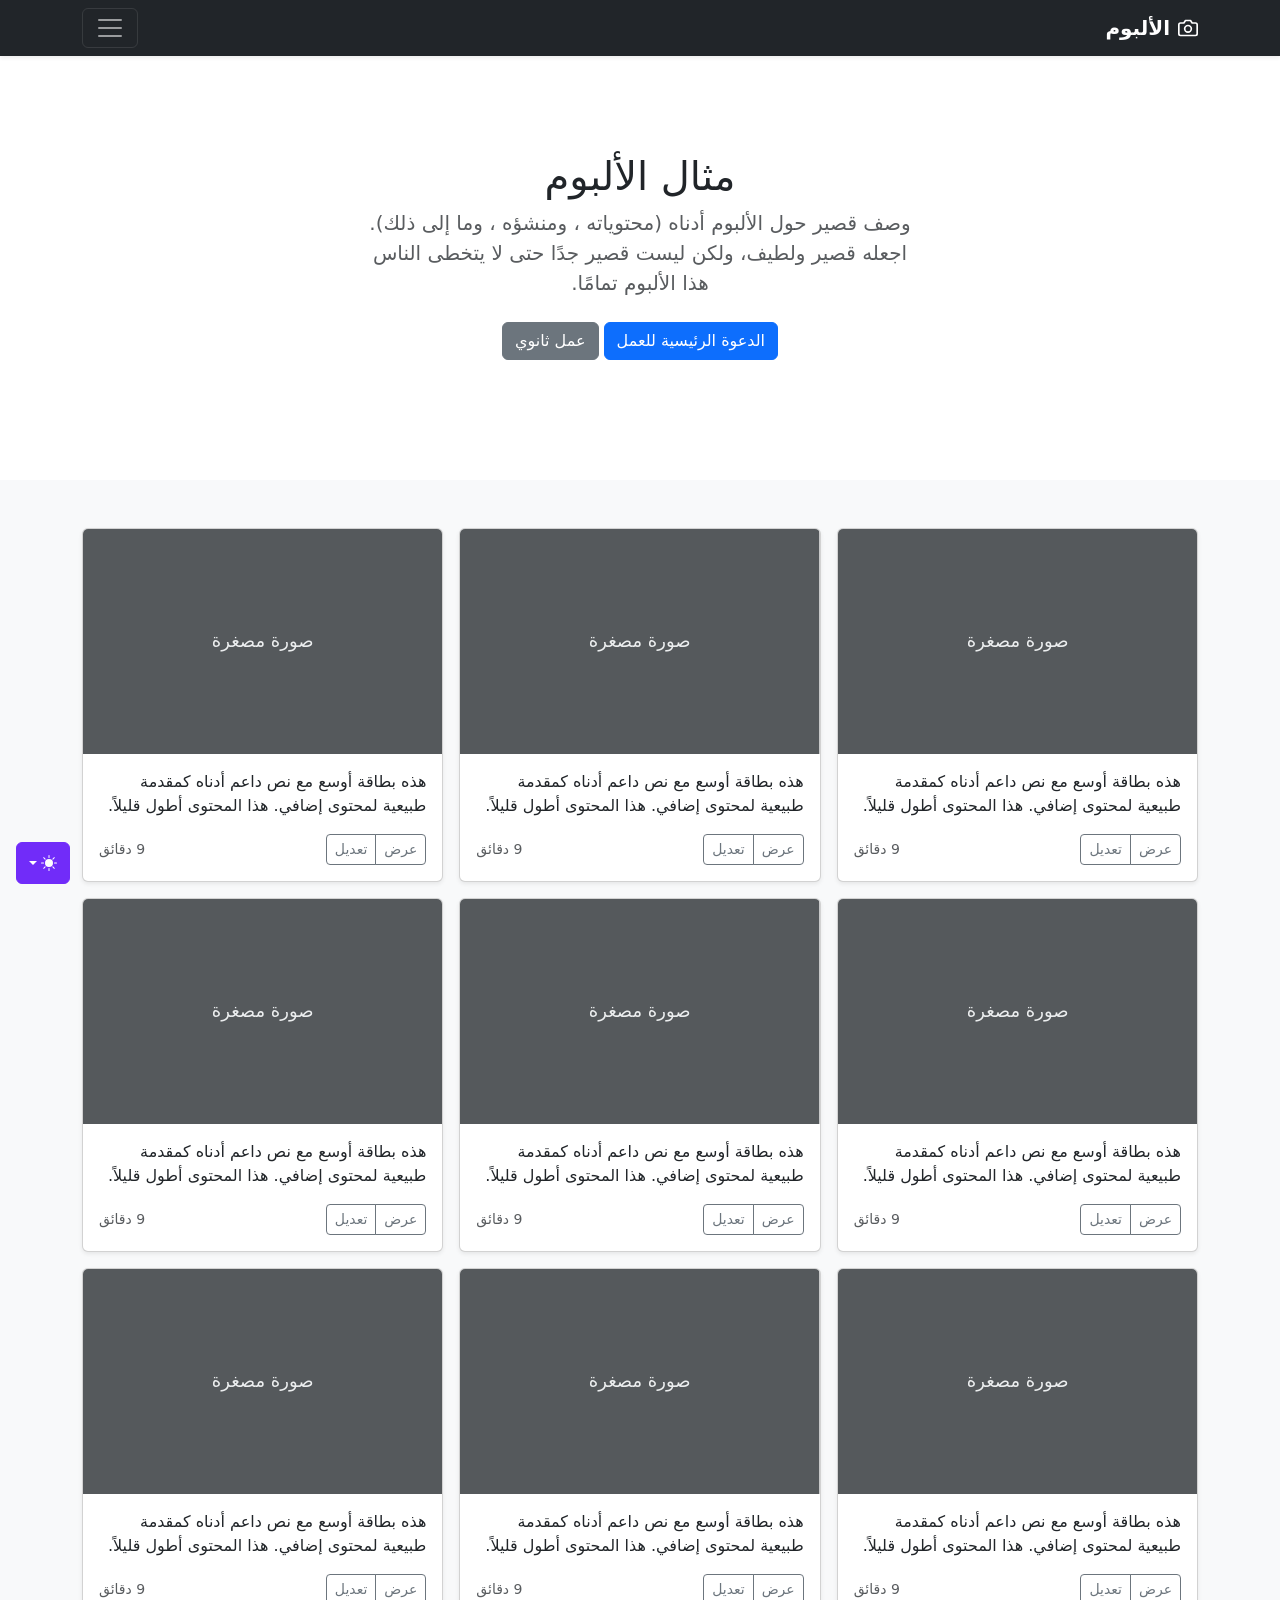
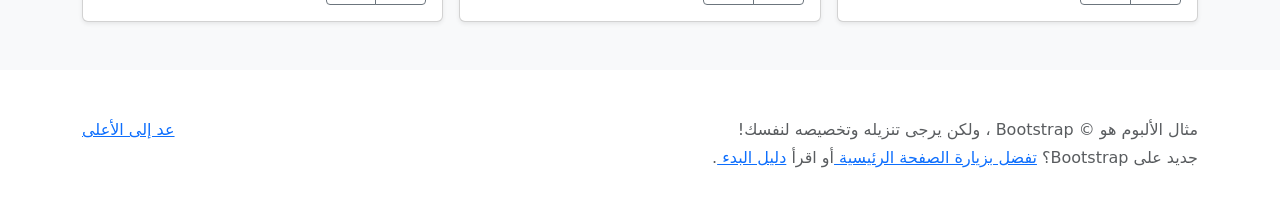
<file: Academy-Cinemas/bootstrap-5.3.8-examples/album-rtl/index.html>
<!doctype html>
<html lang="ar" dir="rtl" data-bs-theme="auto">
  <head>
    <meta charset="utf-8" />
    <meta name="viewport" content="width=device-width, initial-scale=1" />
    <meta name="description" content="" />
    <meta
      name="author"
      content="Mark Otto, Jacob Thornton, and Bootstrap contributors"
    />
    <meta name="generator" content="Astro v5.13.2" />
    <title>مثال الألبوم · Bootstrap v5.3</title>
    <link
      rel="canonical"
      href="https://getbootstrap.com/docs/5.3/examples/album-rtl/"
    />
    <script src="../assets/js/color-modes.js"></script>
    <link href="../assets/dist/css/bootstrap.rtl.min.css" rel="stylesheet" />
    <meta name="theme-color" content="#712cf9" />
    <style>
      .bd-placeholder-img {
        font-size: 1.125rem;
        text-anchor: middle;
        -webkit-user-select: none;
        -moz-user-select: none;
        user-select: none;
      }
      @media (min-width: 768px) {
        .bd-placeholder-img-lg {
          font-size: 3.5rem;
        }
      }
      .b-example-divider {
        width: 100%;
        height: 3rem;
        background-color: #0000001a;
        border: solid rgba(0, 0, 0, 0.15);
        border-width: 1px 0;
        box-shadow:
          inset 0 0.5em 1.5em #0000001a,
          inset 0 0.125em 0.5em #00000026;
      }
      .b-example-vr {
        flex-shrink: 0;
        width: 1.5rem;
        height: 100vh;
      }
      .bi {
        vertical-align: -0.125em;
        fill: currentColor;
      }
      .nav-scroller {
        position: relative;
        z-index: 2;
        height: 2.75rem;
        overflow-y: hidden;
      }
      .nav-scroller .nav {
        display: flex;
        flex-wrap: nowrap;
        padding-bottom: 1rem;
        margin-top: -1px;
        overflow-x: auto;
        text-align: center;
        white-space: nowrap;
        -webkit-overflow-scrolling: touch;
      }
      .btn-bd-primary {
        --bd-violet-bg: #712cf9;
        --bd-violet-rgb: 112.520718, 44.062154, 249.437846;
        --bs-btn-font-weight: 600;
        --bs-btn-color: var(--bs-white);
        --bs-btn-bg: var(--bd-violet-bg);
        --bs-btn-border-color: var(--bd-violet-bg);
        --bs-btn-hover-color: var(--bs-white);
        --bs-btn-hover-bg: #6528e0;
        --bs-btn-hover-border-color: #6528e0;
        --bs-btn-focus-shadow-rgb: var(--bd-violet-rgb);
        --bs-btn-active-color: var(--bs-btn-hover-color);
        --bs-btn-active-bg: #5a23c8;
        --bs-btn-active-border-color: #5a23c8;
      }
      .bd-mode-toggle {
        z-index: 1500;
      }
      .bd-mode-toggle .bi {
        width: 1em;
        height: 1em;
      }
      .bd-mode-toggle .dropdown-menu .active .bi {
        display: block !important;
      }
    </style>
  </head>
  <body>
    <svg xmlns="http://www.w3.org/2000/svg" class="d-none">
      <symbol id="check2" viewBox="0 0 16 16">
        <path
          d="M13.854 3.646a.5.5 0 0 1 0 .708l-7 7a.5.5 0 0 1-.708 0l-3.5-3.5a.5.5 0 1 1 .708-.708L6.5 10.293l6.646-6.647a.5.5 0 0 1 .708 0z"
        ></path>
      </symbol>
      <symbol id="circle-half" viewBox="0 0 16 16">
        <path
          d="M8 15A7 7 0 1 0 8 1v14zm0 1A8 8 0 1 1 8 0a8 8 0 0 1 0 16z"
        ></path>
      </symbol>
      <symbol id="moon-stars-fill" viewBox="0 0 16 16">
        <path
          d="M6 .278a.768.768 0 0 1 .08.858 7.208 7.208 0 0 0-.878 3.46c0 4.021 3.278 7.277 7.318 7.277.527 0 1.04-.055 1.533-.16a.787.787 0 0 1 .81.316.733.733 0 0 1-.031.893A8.349 8.349 0 0 1 8.344 16C3.734 16 0 12.286 0 7.71 0 4.266 2.114 1.312 5.124.06A.752.752 0 0 1 6 .278z"
        ></path>
        <path
          d="M10.794 3.148a.217.217 0 0 1 .412 0l.387 1.162c.173.518.579.924 1.097 1.097l1.162.387a.217.217 0 0 1 0 .412l-1.162.387a1.734 1.734 0 0 0-1.097 1.097l-.387 1.162a.217.217 0 0 1-.412 0l-.387-1.162A1.734 1.734 0 0 0 9.31 6.593l-1.162-.387a.217.217 0 0 1 0-.412l1.162-.387a1.734 1.734 0 0 0 1.097-1.097l.387-1.162zM13.863.099a.145.145 0 0 1 .274 0l.258.774c.115.346.386.617.732.732l.774.258a.145.145 0 0 1 0 .274l-.774.258a1.156 1.156 0 0 0-.732.732l-.258.774a.145.145 0 0 1-.274 0l-.258-.774a1.156 1.156 0 0 0-.732-.732l-.774-.258a.145.145 0 0 1 0-.274l.774-.258c.346-.115.617-.386.732-.732L13.863.1z"
        ></path>
      </symbol>
      <symbol id="sun-fill" viewBox="0 0 16 16">
        <path
          d="M8 12a4 4 0 1 0 0-8 4 4 0 0 0 0 8zM8 0a.5.5 0 0 1 .5.5v2a.5.5 0 0 1-1 0v-2A.5.5 0 0 1 8 0zm0 13a.5.5 0 0 1 .5.5v2a.5.5 0 0 1-1 0v-2A.5.5 0 0 1 8 13zm8-5a.5.5 0 0 1-.5.5h-2a.5.5 0 0 1 0-1h2a.5.5 0 0 1 .5.5zM3 8a.5.5 0 0 1-.5.5h-2a.5.5 0 0 1 0-1h2A.5.5 0 0 1 3 8zm10.657-5.657a.5.5 0 0 1 0 .707l-1.414 1.415a.5.5 0 1 1-.707-.708l1.414-1.414a.5.5 0 0 1 .707 0zm-9.193 9.193a.5.5 0 0 1 0 .707L3.05 13.657a.5.5 0 0 1-.707-.707l1.414-1.414a.5.5 0 0 1 .707 0zm9.193 2.121a.5.5 0 0 1-.707 0l-1.414-1.414a.5.5 0 0 1 .707-.707l1.414 1.414a.5.5 0 0 1 0 .707zM4.464 4.465a.5.5 0 0 1-.707 0L2.343 3.05a.5.5 0 1 1 .707-.707l1.414 1.414a.5.5 0 0 1 0 .708z"
        ></path>
      </symbol>
    </svg>
    <div
      class="dropdown position-fixed bottom-0 end-0 mb-3 me-3 bd-mode-toggle"
    >
      <button
        class="btn btn-bd-primary py-2 dropdown-toggle d-flex align-items-center"
        id="bd-theme"
        type="button"
        aria-expanded="false"
        data-bs-toggle="dropdown"
        aria-label="Toggle theme (auto)"
      >
        <svg class="bi my-1 theme-icon-active" aria-hidden="true">
          <use href="#circle-half"></use>
        </svg>
        <span class="visually-hidden" id="bd-theme-text">Toggle theme</span>
      </button>
      <ul
        class="dropdown-menu dropdown-menu-end shadow"
        aria-labelledby="bd-theme-text"
      >
        <li>
          <button
            type="button"
            class="dropdown-item d-flex align-items-center"
            data-bs-theme-value="light"
            aria-pressed="false"
          >
            <svg class="bi me-2 opacity-50" aria-hidden="true">
              <use href="#sun-fill"></use>
            </svg>
            Light
            <svg class="bi ms-auto d-none" aria-hidden="true">
              <use href="#check2"></use>
            </svg>
          </button>
        </li>
        <li>
          <button
            type="button"
            class="dropdown-item d-flex align-items-center"
            data-bs-theme-value="dark"
            aria-pressed="false"
          >
            <svg class="bi me-2 opacity-50" aria-hidden="true">
              <use href="#moon-stars-fill"></use>
            </svg>
            Dark
            <svg class="bi ms-auto d-none" aria-hidden="true">
              <use href="#check2"></use>
            </svg>
          </button>
        </li>
        <li>
          <button
            type="button"
            class="dropdown-item d-flex align-items-center active"
            data-bs-theme-value="auto"
            aria-pressed="true"
          >
            <svg class="bi me-2 opacity-50" aria-hidden="true">
              <use href="#circle-half"></use>
            </svg>
            Auto
            <svg class="bi ms-auto d-none" aria-hidden="true">
              <use href="#check2"></use>
            </svg>
          </button>
        </li>
      </ul>
    </div>
    <header data-bs-theme="dark">
      <div class="collapse text-bg-dark" id="navbarHeader">
        <div class="container">
          <div class="row">
            <div class="col-sm-8 col-md-7 py-4">
              <h4>حول</h4>
              <p class="text-body-secondary">
                أضف بعض المعلومات حول الألبوم، المؤلف، أو أي سياق خلفية آخر.
                اجعلها بضع جمل حتى يتمكن الزوار من التقاط بعض التلميحات المفيدة.
                ثم اربطها ببعض مواقع التواصل الاجتماعي أو معلومات الاتصال.
              </p>
            </div>
            <div class="col-sm-4 offset-md-1 py-4">
              <h4>تواصل معي</h4>
              <ul class="list-unstyled">
                <li><a href="#" class="text-white">تابعني على تويتر</a></li>
                <li>
                  <a href="#" class="text-white">شاركني الإعجاب في فيسبوك</a>
                </li>
                <li>
                  <a href="#" class="text-white"
                    >راسلني على البريد الإلكتروني</a
                  >
                </li>
              </ul>
            </div>
          </div>
        </div>
      </div>
      <div class="navbar navbar-dark bg-dark shadow-sm">
        <div class="container">
          <a href="#" class="navbar-brand d-flex align-items-center">
            <svg
              xmlns="http://www.w3.org/2000/svg"
              width="20"
              height="20"
              fill="none"
              stroke="currentColor"
              stroke-linecap="round"
              stroke-linejoin="round"
              stroke-width="2"
              aria-hidden="true"
              class="me-2"
              viewBox="0 0 24 24"
            >
              <path
                d="M23 19a2 2 0 0 1-2 2H3a2 2 0 0 1-2-2V8a2 2 0 0 1 2-2h4l2-3h6l2 3h4a2 2 0 0 1 2 2z"
              ></path>
              <circle cx="12" cy="13" r="4"></circle>
            </svg>
            <strong>الألبوم</strong>
          </a>
          <button
            class="navbar-toggler"
            type="button"
            data-bs-toggle="collapse"
            data-bs-target="#navbarHeader"
            aria-controls="navbarHeader"
            aria-expanded="false"
            aria-label="تبديل التنقل"
          >
            <span class="navbar-toggler-icon"></span>
          </button>
        </div>
      </div>
    </header>
    <main>
      <section class="py-5 text-center container">
        <div class="row py-lg-5">
          <div class="col-lg-6 col-md-8 mx-auto">
            <h1 class="fw-light">مثال الألبوم</h1>
            <p class="lead text-body-secondary">
              وصف قصير حول الألبوم أدناه (محتوياته ، ومنشؤه ، وما إلى ذلك).
              اجعله قصير ولطيف، ولكن ليست قصير جدًا حتى لا يتخطى الناس هذا
              الألبوم تمامًا.
            </p>
            <p>
              <a href="#" class="btn btn-primary my-2">الدعوة الرئيسية للعمل</a>
              <a href="#" class="btn btn-secondary my-2">عمل ثانوي</a>
            </p>
          </div>
        </div>
      </section>
      <div class="album py-5 bg-body-tertiary">
        <div class="container">
          <div class="row row-cols-1 row-cols-sm-2 row-cols-md-3 g-3">
            <div class="col">
              <div class="card shadow-sm">
                <svg
                  aria-label="Placeholder: صورة مصغرة"
                  class="bd-placeholder-img card-img-top"
                  height="225"
                  preserveAspectRatio="xMidYMid slice"
                  role="img"
                  width="100%"
                  xmlns="http://www.w3.org/2000/svg"
                >
                  <title>Placeholder</title>
                  <rect width="100%" height="100%" fill="#55595c"></rect>
                  <text x="50%" y="50%" fill="#eceeef" dy=".3em">
                    صورة مصغرة
                  </text>
                </svg>
                <div class="card-body">
                  <p class="card-text">
                    هذه بطاقة أوسع مع نص داعم أدناه كمقدمة طبيعية لمحتوى إضافي.
                    هذا المحتوى أطول قليلاً.
                  </p>
                  <div
                    class="d-flex justify-content-between align-items-center"
                  >
                    <div class="btn-group">
                      <button
                        type="button"
                        class="btn btn-sm btn-outline-secondary"
                      >
                        عرض
                      </button>
                      <button
                        type="button"
                        class="btn btn-sm btn-outline-secondary"
                      >
                        تعديل
                      </button>
                    </div>
                    <small class="text-body-secondary">9 دقائق</small>
                  </div>
                </div>
              </div>
            </div>
            <div class="col">
              <div class="card shadow-sm">
                <svg
                  aria-label="Placeholder: صورة مصغرة"
                  class="bd-placeholder-img card-img-top"
                  height="225"
                  preserveAspectRatio="xMidYMid slice"
                  role="img"
                  width="100%"
                  xmlns="http://www.w3.org/2000/svg"
                >
                  <title>Placeholder</title>
                  <rect width="100%" height="100%" fill="#55595c"></rect>
                  <text x="50%" y="50%" fill="#eceeef" dy=".3em">
                    صورة مصغرة
                  </text>
                </svg>
                <div class="card-body">
                  <p class="card-text">
                    هذه بطاقة أوسع مع نص داعم أدناه كمقدمة طبيعية لمحتوى إضافي.
                    هذا المحتوى أطول قليلاً.
                  </p>
                  <div
                    class="d-flex justify-content-between align-items-center"
                  >
                    <div class="btn-group">
                      <button
                        type="button"
                        class="btn btn-sm btn-outline-secondary"
                      >
                        عرض
                      </button>
                      <button
                        type="button"
                        class="btn btn-sm btn-outline-secondary"
                      >
                        تعديل
                      </button>
                    </div>
                    <small class="text-body-secondary">9 دقائق</small>
                  </div>
                </div>
              </div>
            </div>
            <div class="col">
              <div class="card shadow-sm">
                <svg
                  aria-label="Placeholder: صورة مصغرة"
                  class="bd-placeholder-img card-img-top"
                  height="225"
                  preserveAspectRatio="xMidYMid slice"
                  role="img"
                  width="100%"
                  xmlns="http://www.w3.org/2000/svg"
                >
                  <title>Placeholder</title>
                  <rect width="100%" height="100%" fill="#55595c"></rect>
                  <text x="50%" y="50%" fill="#eceeef" dy=".3em">
                    صورة مصغرة
                  </text>
                </svg>
                <div class="card-body">
                  <p class="card-text">
                    هذه بطاقة أوسع مع نص داعم أدناه كمقدمة طبيعية لمحتوى إضافي.
                    هذا المحتوى أطول قليلاً.
                  </p>
                  <div
                    class="d-flex justify-content-between align-items-center"
                  >
                    <div class="btn-group">
                      <button
                        type="button"
                        class="btn btn-sm btn-outline-secondary"
                      >
                        عرض
                      </button>
                      <button
                        type="button"
                        class="btn btn-sm btn-outline-secondary"
                      >
                        تعديل
                      </button>
                    </div>
                    <small class="text-body-secondary">9 دقائق</small>
                  </div>
                </div>
              </div>
            </div>
            <div class="col">
              <div class="card shadow-sm">
                <svg
                  aria-label="Placeholder: صورة مصغرة"
                  class="bd-placeholder-img card-img-top"
                  height="225"
                  preserveAspectRatio="xMidYMid slice"
                  role="img"
                  width="100%"
                  xmlns="http://www.w3.org/2000/svg"
                >
                  <title>Placeholder</title>
                  <rect width="100%" height="100%" fill="#55595c"></rect>
                  <text x="50%" y="50%" fill="#eceeef" dy=".3em">
                    صورة مصغرة
                  </text>
                </svg>
                <div class="card-body">
                  <p class="card-text">
                    هذه بطاقة أوسع مع نص داعم أدناه كمقدمة طبيعية لمحتوى إضافي.
                    هذا المحتوى أطول قليلاً.
                  </p>
                  <div
                    class="d-flex justify-content-between align-items-center"
                  >
                    <div class="btn-group">
                      <button
                        type="button"
                        class="btn btn-sm btn-outline-secondary"
                      >
                        عرض
                      </button>
                      <button
                        type="button"
                        class="btn btn-sm btn-outline-secondary"
                      >
                        تعديل
                      </button>
                    </div>
                    <small class="text-body-secondary">9 دقائق</small>
                  </div>
                </div>
              </div>
            </div>
            <div class="col">
              <div class="card shadow-sm">
                <svg
                  aria-label="Placeholder: صورة مصغرة"
                  class="bd-placeholder-img card-img-top"
                  height="225"
                  preserveAspectRatio="xMidYMid slice"
                  role="img"
                  width="100%"
                  xmlns="http://www.w3.org/2000/svg"
                >
                  <title>Placeholder</title>
                  <rect width="100%" height="100%" fill="#55595c"></rect>
                  <text x="50%" y="50%" fill="#eceeef" dy=".3em">
                    صورة مصغرة
                  </text>
                </svg>
                <div class="card-body">
                  <p class="card-text">
                    هذه بطاقة أوسع مع نص داعم أدناه كمقدمة طبيعية لمحتوى إضافي.
                    هذا المحتوى أطول قليلاً.
                  </p>
                  <div
                    class="d-flex justify-content-between align-items-center"
                  >
                    <div class="btn-group">
                      <button
                        type="button"
                        class="btn btn-sm btn-outline-secondary"
                      >
                        عرض
                      </button>
                      <button
                        type="button"
                        class="btn btn-sm btn-outline-secondary"
                      >
                        تعديل
                      </button>
                    </div>
                    <small class="text-body-secondary">9 دقائق</small>
                  </div>
                </div>
              </div>
            </div>
            <div class="col">
              <div class="card shadow-sm">
                <svg
                  aria-label="Placeholder: صورة مصغرة"
                  class="bd-placeholder-img card-img-top"
                  height="225"
                  preserveAspectRatio="xMidYMid slice"
                  role="img"
                  width="100%"
                  xmlns="http://www.w3.org/2000/svg"
                >
                  <title>Placeholder</title>
                  <rect width="100%" height="100%" fill="#55595c"></rect>
                  <text x="50%" y="50%" fill="#eceeef" dy=".3em">
                    صورة مصغرة
                  </text>
                </svg>
                <div class="card-body">
                  <p class="card-text">
                    هذه بطاقة أوسع مع نص داعم أدناه كمقدمة طبيعية لمحتوى إضافي.
                    هذا المحتوى أطول قليلاً.
                  </p>
                  <div
                    class="d-flex justify-content-between align-items-center"
                  >
                    <div class="btn-group">
                      <button
                        type="button"
                        class="btn btn-sm btn-outline-secondary"
                      >
                        عرض
                      </button>
                      <button
                        type="button"
                        class="btn btn-sm btn-outline-secondary"
                      >
                        تعديل
                      </button>
                    </div>
                    <small class="text-body-secondary">9 دقائق</small>
                  </div>
                </div>
              </div>
            </div>
            <div class="col">
              <div class="card shadow-sm">
                <svg
                  aria-label="Placeholder: صورة مصغرة"
                  class="bd-placeholder-img card-img-top"
                  height="225"
                  preserveAspectRatio="xMidYMid slice"
                  role="img"
                  width="100%"
                  xmlns="http://www.w3.org/2000/svg"
                >
                  <title>Placeholder</title>
                  <rect width="100%" height="100%" fill="#55595c"></rect>
                  <text x="50%" y="50%" fill="#eceeef" dy=".3em">
                    صورة مصغرة
                  </text>
                </svg>
                <div class="card-body">
                  <p class="card-text">
                    هذه بطاقة أوسع مع نص داعم أدناه كمقدمة طبيعية لمحتوى إضافي.
                    هذا المحتوى أطول قليلاً.
                  </p>
                  <div
                    class="d-flex justify-content-between align-items-center"
                  >
                    <div class="btn-group">
                      <button
                        type="button"
                        class="btn btn-sm btn-outline-secondary"
                      >
                        عرض
                      </button>
                      <button
                        type="button"
                        class="btn btn-sm btn-outline-secondary"
                      >
                        تعديل
                      </button>
                    </div>
                    <small class="text-body-secondary">9 دقائق</small>
                  </div>
                </div>
              </div>
            </div>
            <div class="col">
              <div class="card shadow-sm">
                <svg
                  aria-label="Placeholder: صورة مصغرة"
                  class="bd-placeholder-img card-img-top"
                  height="225"
                  preserveAspectRatio="xMidYMid slice"
                  role="img"
                  width="100%"
                  xmlns="http://www.w3.org/2000/svg"
                >
                  <title>Placeholder</title>
                  <rect width="100%" height="100%" fill="#55595c"></rect>
                  <text x="50%" y="50%" fill="#eceeef" dy=".3em">
                    صورة مصغرة
                  </text>
                </svg>
                <div class="card-body">
                  <p class="card-text">
                    هذه بطاقة أوسع مع نص داعم أدناه كمقدمة طبيعية لمحتوى إضافي.
                    هذا المحتوى أطول قليلاً.
                  </p>
                  <div
                    class="d-flex justify-content-between align-items-center"
                  >
                    <div class="btn-group">
                      <button
                        type="button"
                        class="btn btn-sm btn-outline-secondary"
                      >
                        عرض
                      </button>
                      <button
                        type="button"
                        class="btn btn-sm btn-outline-secondary"
                      >
                        تعديل
                      </button>
                    </div>
                    <small class="text-body-secondary">9 دقائق</small>
                  </div>
                </div>
              </div>
            </div>
            <div class="col">
              <div class="card shadow-sm">
                <svg
                  aria-label="Placeholder: صورة مصغرة"
                  class="bd-placeholder-img card-img-top"
                  height="225"
                  preserveAspectRatio="xMidYMid slice"
                  role="img"
                  width="100%"
                  xmlns="http://www.w3.org/2000/svg"
                >
                  <title>Placeholder</title>
                  <rect width="100%" height="100%" fill="#55595c"></rect>
                  <text x="50%" y="50%" fill="#eceeef" dy=".3em">
                    صورة مصغرة
                  </text>
                </svg>
                <div class="card-body">
                  <p class="card-text">
                    هذه بطاقة أوسع مع نص داعم أدناه كمقدمة طبيعية لمحتوى إضافي.
                    هذا المحتوى أطول قليلاً.
                  </p>
                  <div
                    class="d-flex justify-content-between align-items-center"
                  >
                    <div class="btn-group">
                      <button
                        type="button"
                        class="btn btn-sm btn-outline-secondary"
                      >
                        عرض
                      </button>
                      <button
                        type="button"
                        class="btn btn-sm btn-outline-secondary"
                      >
                        تعديل
                      </button>
                    </div>
                    <small class="text-body-secondary">9 دقائق</small>
                  </div>
                </div>
              </div>
            </div>
          </div>
        </div>
      </div>
    </main>
    <footer class="text-body-secondary py-5">
      <div class="container">
        <p class="float-end mb-1"><a href="#">عد إلى الأعلى</a></p>
        <p class="mb-1">
          مثال الألبوم هو © Bootstrap ، ولكن يرجى تنزيله وتخصيصه لنفسك!
        </p>
        <p class="mb-0">
          جديد على Bootstrap؟ <a href="/"> تفضل بزيارة الصفحة الرئيسية </a> أو
          اقرأ <a href="../getting-started/introduction"> دليل البدء </a>.
        </p>
      </div>
    </footer>
    <script
      src="../assets/dist/js/bootstrap.bundle.min.js"
      class="astro-vvvwv3sm"
    ></script>
  </body>
</html>
</file>
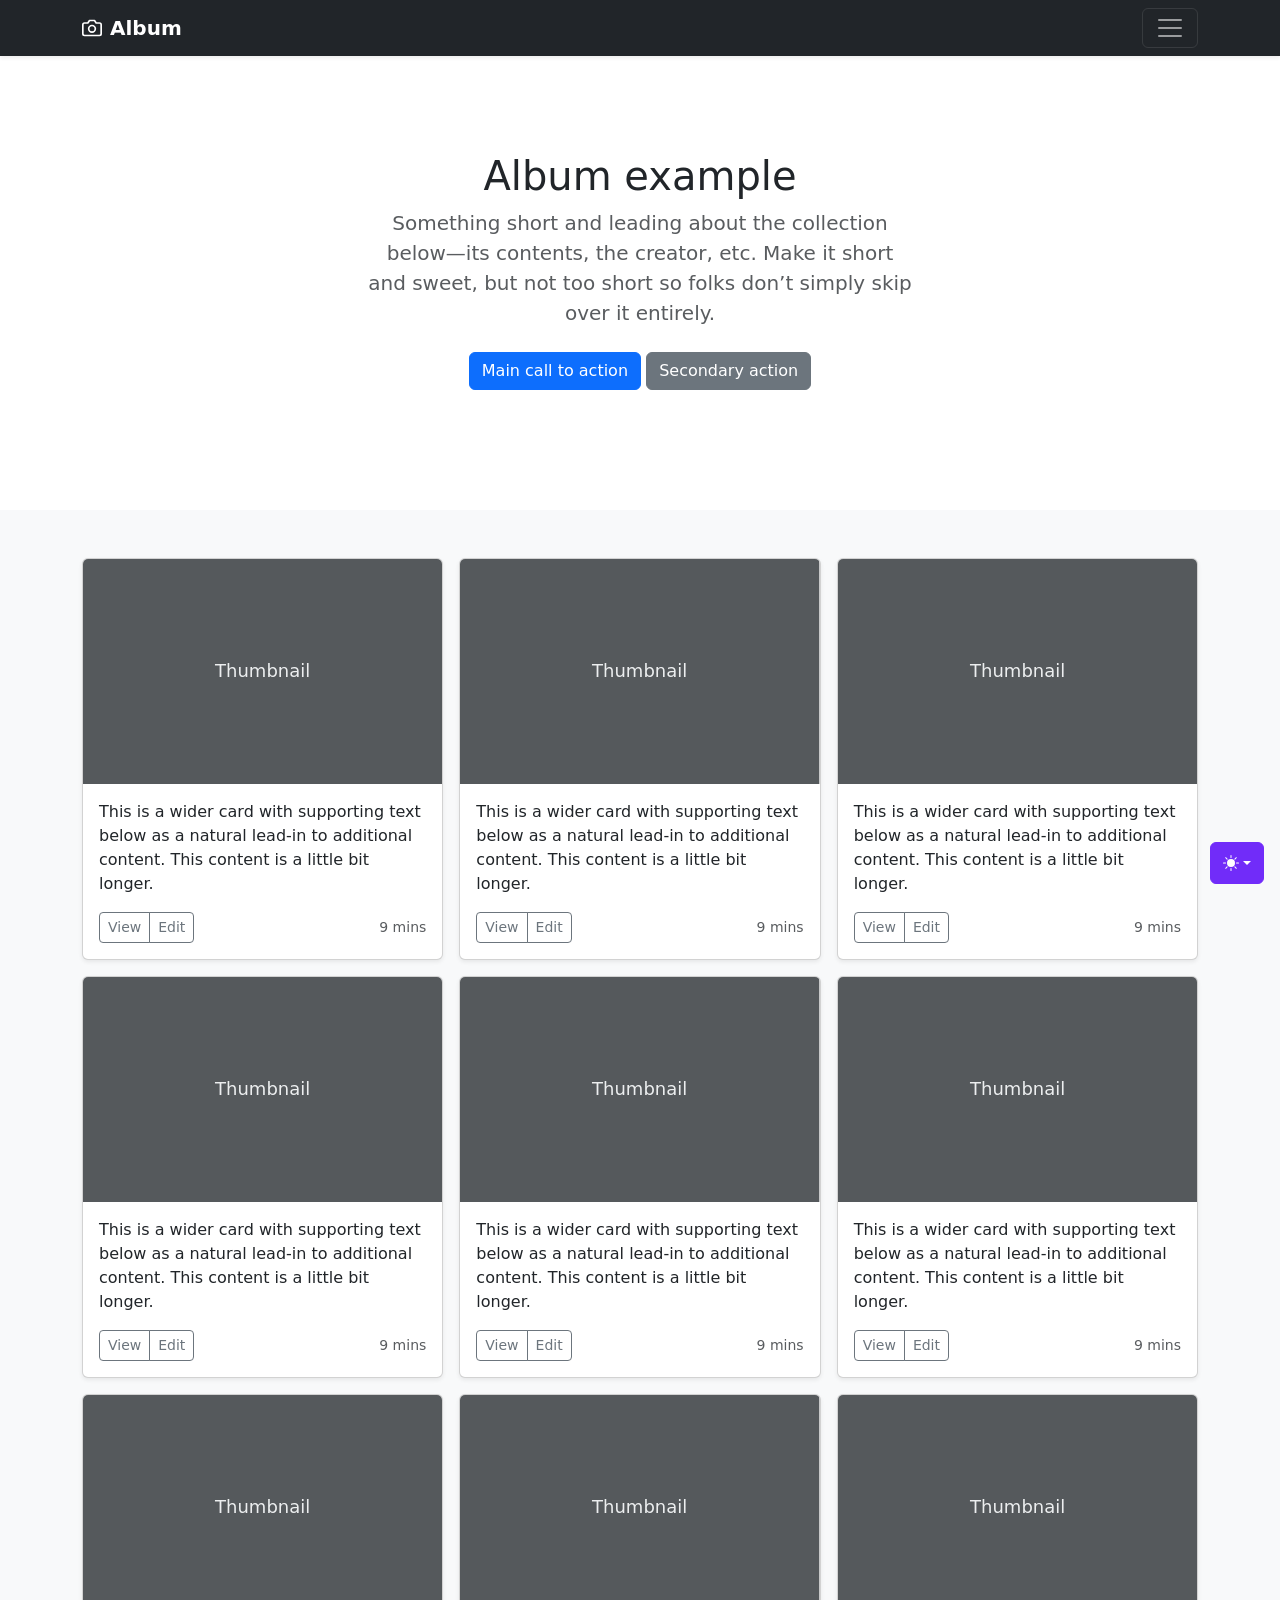
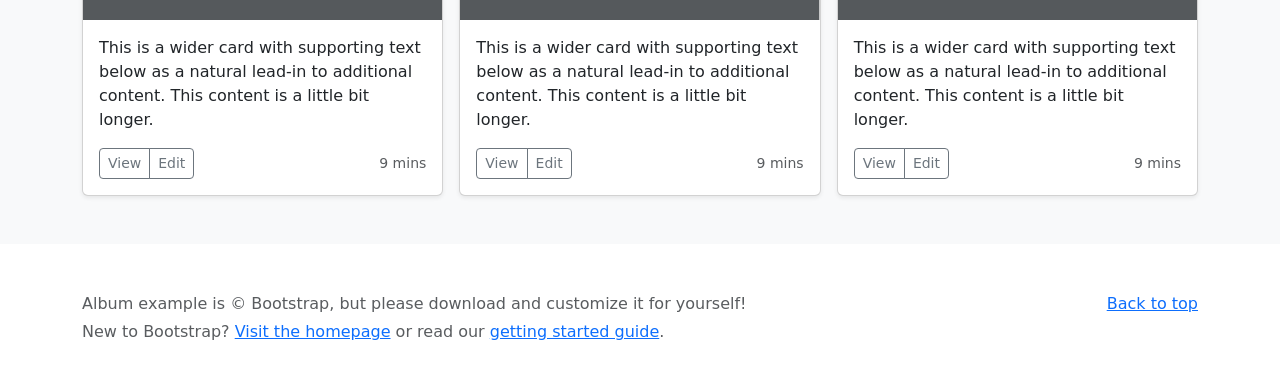
<file: Academy-Cinemas/bootstrap-5.3.8-examples/album/index.html>
<!doctype html>
<html lang="en" data-bs-theme="auto">
  <head>
    <meta charset="utf-8" />
    <meta name="viewport" content="width=device-width, initial-scale=1" />
    <meta name="description" content="" />
    <meta
      name="author"
      content="Mark Otto, Jacob Thornton, and Bootstrap contributors"
    />
    <meta name="generator" content="Astro v5.13.2" />
    <title>Album example · Bootstrap v5.3</title>
    <link
      rel="canonical"
      href="https://getbootstrap.com/docs/5.3/examples/album/"
    />
    <script src="../assets/js/color-modes.js"></script>
    <link href="../assets/dist/css/bootstrap.min.css" rel="stylesheet" />
    <meta name="theme-color" content="#712cf9" />
    <style>
      .bd-placeholder-img {
        font-size: 1.125rem;
        text-anchor: middle;
        -webkit-user-select: none;
        -moz-user-select: none;
        user-select: none;
      }
      @media (min-width: 768px) {
        .bd-placeholder-img-lg {
          font-size: 3.5rem;
        }
      }
      .b-example-divider {
        width: 100%;
        height: 3rem;
        background-color: #0000001a;
        border: solid rgba(0, 0, 0, 0.15);
        border-width: 1px 0;
        box-shadow:
          inset 0 0.5em 1.5em #0000001a,
          inset 0 0.125em 0.5em #00000026;
      }
      .b-example-vr {
        flex-shrink: 0;
        width: 1.5rem;
        height: 100vh;
      }
      .bi {
        vertical-align: -0.125em;
        fill: currentColor;
      }
      .nav-scroller {
        position: relative;
        z-index: 2;
        height: 2.75rem;
        overflow-y: hidden;
      }
      .nav-scroller .nav {
        display: flex;
        flex-wrap: nowrap;
        padding-bottom: 1rem;
        margin-top: -1px;
        overflow-x: auto;
        text-align: center;
        white-space: nowrap;
        -webkit-overflow-scrolling: touch;
      }
      .btn-bd-primary {
        --bd-violet-bg: #712cf9;
        --bd-violet-rgb: 112.520718, 44.062154, 249.437846;
        --bs-btn-font-weight: 600;
        --bs-btn-color: var(--bs-white);
        --bs-btn-bg: var(--bd-violet-bg);
        --bs-btn-border-color: var(--bd-violet-bg);
        --bs-btn-hover-color: var(--bs-white);
        --bs-btn-hover-bg: #6528e0;
        --bs-btn-hover-border-color: #6528e0;
        --bs-btn-focus-shadow-rgb: var(--bd-violet-rgb);
        --bs-btn-active-color: var(--bs-btn-hover-color);
        --bs-btn-active-bg: #5a23c8;
        --bs-btn-active-border-color: #5a23c8;
      }
      .bd-mode-toggle {
        z-index: 1500;
      }
      .bd-mode-toggle .bi {
        width: 1em;
        height: 1em;
      }
      .bd-mode-toggle .dropdown-menu .active .bi {
        display: block !important;
      }
    </style>
  </head>
  <body>
    <svg xmlns="http://www.w3.org/2000/svg" class="d-none">
      <symbol id="check2" viewBox="0 0 16 16">
        <path
          d="M13.854 3.646a.5.5 0 0 1 0 .708l-7 7a.5.5 0 0 1-.708 0l-3.5-3.5a.5.5 0 1 1 .708-.708L6.5 10.293l6.646-6.647a.5.5 0 0 1 .708 0z"
        ></path>
      </symbol>
      <symbol id="circle-half" viewBox="0 0 16 16">
        <path
          d="M8 15A7 7 0 1 0 8 1v14zm0 1A8 8 0 1 1 8 0a8 8 0 0 1 0 16z"
        ></path>
      </symbol>
      <symbol id="moon-stars-fill" viewBox="0 0 16 16">
        <path
          d="M6 .278a.768.768 0 0 1 .08.858 7.208 7.208 0 0 0-.878 3.46c0 4.021 3.278 7.277 7.318 7.277.527 0 1.04-.055 1.533-.16a.787.787 0 0 1 .81.316.733.733 0 0 1-.031.893A8.349 8.349 0 0 1 8.344 16C3.734 16 0 12.286 0 7.71 0 4.266 2.114 1.312 5.124.06A.752.752 0 0 1 6 .278z"
        ></path>
        <path
          d="M10.794 3.148a.217.217 0 0 1 .412 0l.387 1.162c.173.518.579.924 1.097 1.097l1.162.387a.217.217 0 0 1 0 .412l-1.162.387a1.734 1.734 0 0 0-1.097 1.097l-.387 1.162a.217.217 0 0 1-.412 0l-.387-1.162A1.734 1.734 0 0 0 9.31 6.593l-1.162-.387a.217.217 0 0 1 0-.412l1.162-.387a1.734 1.734 0 0 0 1.097-1.097l.387-1.162zM13.863.099a.145.145 0 0 1 .274 0l.258.774c.115.346.386.617.732.732l.774.258a.145.145 0 0 1 0 .274l-.774.258a1.156 1.156 0 0 0-.732.732l-.258.774a.145.145 0 0 1-.274 0l-.258-.774a1.156 1.156 0 0 0-.732-.732l-.774-.258a.145.145 0 0 1 0-.274l.774-.258c.346-.115.617-.386.732-.732L13.863.1z"
        ></path>
      </symbol>
      <symbol id="sun-fill" viewBox="0 0 16 16">
        <path
          d="M8 12a4 4 0 1 0 0-8 4 4 0 0 0 0 8zM8 0a.5.5 0 0 1 .5.5v2a.5.5 0 0 1-1 0v-2A.5.5 0 0 1 8 0zm0 13a.5.5 0 0 1 .5.5v2a.5.5 0 0 1-1 0v-2A.5.5 0 0 1 8 13zm8-5a.5.5 0 0 1-.5.5h-2a.5.5 0 0 1 0-1h2a.5.5 0 0 1 .5.5zM3 8a.5.5 0 0 1-.5.5h-2a.5.5 0 0 1 0-1h2A.5.5 0 0 1 3 8zm10.657-5.657a.5.5 0 0 1 0 .707l-1.414 1.415a.5.5 0 1 1-.707-.708l1.414-1.414a.5.5 0 0 1 .707 0zm-9.193 9.193a.5.5 0 0 1 0 .707L3.05 13.657a.5.5 0 0 1-.707-.707l1.414-1.414a.5.5 0 0 1 .707 0zm9.193 2.121a.5.5 0 0 1-.707 0l-1.414-1.414a.5.5 0 0 1 .707-.707l1.414 1.414a.5.5 0 0 1 0 .707zM4.464 4.465a.5.5 0 0 1-.707 0L2.343 3.05a.5.5 0 1 1 .707-.707l1.414 1.414a.5.5 0 0 1 0 .708z"
        ></path>
      </symbol>
    </svg>
    <div
      class="dropdown position-fixed bottom-0 end-0 mb-3 me-3 bd-mode-toggle"
    >
      <button
        class="btn btn-bd-primary py-2 dropdown-toggle d-flex align-items-center"
        id="bd-theme"
        type="button"
        aria-expanded="false"
        data-bs-toggle="dropdown"
        aria-label="Toggle theme (auto)"
      >
        <svg class="bi my-1 theme-icon-active" aria-hidden="true">
          <use href="#circle-half"></use>
        </svg>
        <span class="visually-hidden" id="bd-theme-text">Toggle theme</span>
      </button>
      <ul
        class="dropdown-menu dropdown-menu-end shadow"
        aria-labelledby="bd-theme-text"
      >
        <li>
          <button
            type="button"
            class="dropdown-item d-flex align-items-center"
            data-bs-theme-value="light"
            aria-pressed="false"
          >
            <svg class="bi me-2 opacity-50" aria-hidden="true">
              <use href="#sun-fill"></use>
            </svg>
            Light
            <svg class="bi ms-auto d-none" aria-hidden="true">
              <use href="#check2"></use>
            </svg>
          </button>
        </li>
        <li>
          <button
            type="button"
            class="dropdown-item d-flex align-items-center"
            data-bs-theme-value="dark"
            aria-pressed="false"
          >
            <svg class="bi me-2 opacity-50" aria-hidden="true">
              <use href="#moon-stars-fill"></use>
            </svg>
            Dark
            <svg class="bi ms-auto d-none" aria-hidden="true">
              <use href="#check2"></use>
            </svg>
          </button>
        </li>
        <li>
          <button
            type="button"
            class="dropdown-item d-flex align-items-center active"
            data-bs-theme-value="auto"
            aria-pressed="true"
          >
            <svg class="bi me-2 opacity-50" aria-hidden="true">
              <use href="#circle-half"></use>
            </svg>
            Auto
            <svg class="bi ms-auto d-none" aria-hidden="true">
              <use href="#check2"></use>
            </svg>
          </button>
        </li>
      </ul>
    </div>
    <header data-bs-theme="dark">
      <div class="collapse text-bg-dark" id="navbarHeader">
        <div class="container">
          <div class="row">
            <div class="col-sm-8 col-md-7 py-4">
              <h4>About</h4>
              <p class="text-body-secondary">
                Add some information about the album below, the author, or any
                other background context. Make it a few sentences long so folks
                can pick up some informative tidbits. Then, link them off to
                some social networking sites or contact information.
              </p>
            </div>
            <div class="col-sm-4 offset-md-1 py-4">
              <h4>Contact</h4>
              <ul class="list-unstyled">
                <li><a href="#" class="text-white">Follow on X</a></li>
                <li><a href="#" class="text-white">Like on Facebook</a></li>
                <li><a href="#" class="text-white">Email me</a></li>
              </ul>
            </div>
          </div>
        </div>
      </div>
      <div class="navbar navbar-dark bg-dark shadow-sm">
        <div class="container">
          <a href="#" class="navbar-brand d-flex align-items-center">
            <svg
              xmlns="http://www.w3.org/2000/svg"
              width="20"
              height="20"
              fill="none"
              stroke="currentColor"
              stroke-linecap="round"
              stroke-linejoin="round"
              stroke-width="2"
              aria-hidden="true"
              class="me-2"
              viewBox="0 0 24 24"
            >
              <path
                d="M23 19a2 2 0 0 1-2 2H3a2 2 0 0 1-2-2V8a2 2 0 0 1 2-2h4l2-3h6l2 3h4a2 2 0 0 1 2 2z"
              ></path>
              <circle cx="12" cy="13" r="4"></circle>
            </svg>
            <strong>Album</strong>
          </a>
          <button
            class="navbar-toggler"
            type="button"
            data-bs-toggle="collapse"
            data-bs-target="#navbarHeader"
            aria-controls="navbarHeader"
            aria-expanded="false"
            aria-label="Toggle navigation"
          >
            <span class="navbar-toggler-icon"></span>
          </button>
        </div>
      </div>
    </header>
    <main>
      <section class="py-5 text-center container">
        <div class="row py-lg-5">
          <div class="col-lg-6 col-md-8 mx-auto">
            <h1 class="fw-light">Album example</h1>
            <p class="lead text-body-secondary">
              Something short and leading about the collection below—its
              contents, the creator, etc. Make it short and sweet, but not too
              short so folks don’t simply skip over it entirely.
            </p>
            <p>
              <a href="#" class="btn btn-primary my-2">Main call to action</a>
              <a href="#" class="btn btn-secondary my-2">Secondary action</a>
            </p>
          </div>
        </div>
      </section>
      <div class="album py-5 bg-body-tertiary">
        <div class="container">
          <div class="row row-cols-1 row-cols-sm-2 row-cols-md-3 g-3">
            <div class="col">
              <div class="card shadow-sm">
                <svg
                  aria-label="Placeholder: Thumbnail"
                  class="bd-placeholder-img card-img-top"
                  height="225"
                  preserveAspectRatio="xMidYMid slice"
                  role="img"
                  width="100%"
                  xmlns="http://www.w3.org/2000/svg"
                >
                  <title>Placeholder</title>
                  <rect width="100%" height="100%" fill="#55595c"></rect>
                  <text x="50%" y="50%" fill="#eceeef" dy=".3em">
                    Thumbnail
                  </text>
                </svg>
                <div class="card-body">
                  <p class="card-text">
                    This is a wider card with supporting text below as a natural
                    lead-in to additional content. This content is a little bit
                    longer.
                  </p>
                  <div
                    class="d-flex justify-content-between align-items-center"
                  >
                    <div class="btn-group">
                      <button
                        type="button"
                        class="btn btn-sm btn-outline-secondary"
                      >
                        View
                      </button>
                      <button
                        type="button"
                        class="btn btn-sm btn-outline-secondary"
                      >
                        Edit
                      </button>
                    </div>
                    <small class="text-body-secondary">9 mins</small>
                  </div>
                </div>
              </div>
            </div>
            <div class="col">
              <div class="card shadow-sm">
                <svg
                  aria-label="Placeholder: Thumbnail"
                  class="bd-placeholder-img card-img-top"
                  height="225"
                  preserveAspectRatio="xMidYMid slice"
                  role="img"
                  width="100%"
                  xmlns="http://www.w3.org/2000/svg"
                >
                  <title>Placeholder</title>
                  <rect width="100%" height="100%" fill="#55595c"></rect>
                  <text x="50%" y="50%" fill="#eceeef" dy=".3em">
                    Thumbnail
                  </text>
                </svg>
                <div class="card-body">
                  <p class="card-text">
                    This is a wider card with supporting text below as a natural
                    lead-in to additional content. This content is a little bit
                    longer.
                  </p>
                  <div
                    class="d-flex justify-content-between align-items-center"
                  >
                    <div class="btn-group">
                      <button
                        type="button"
                        class="btn btn-sm btn-outline-secondary"
                      >
                        View
                      </button>
                      <button
                        type="button"
                        class="btn btn-sm btn-outline-secondary"
                      >
                        Edit
                      </button>
                    </div>
                    <small class="text-body-secondary">9 mins</small>
                  </div>
                </div>
              </div>
            </div>
            <div class="col">
              <div class="card shadow-sm">
                <svg
                  aria-label="Placeholder: Thumbnail"
                  class="bd-placeholder-img card-img-top"
                  height="225"
                  preserveAspectRatio="xMidYMid slice"
                  role="img"
                  width="100%"
                  xmlns="http://www.w3.org/2000/svg"
                >
                  <title>Placeholder</title>
                  <rect width="100%" height="100%" fill="#55595c"></rect>
                  <text x="50%" y="50%" fill="#eceeef" dy=".3em">
                    Thumbnail
                  </text>
                </svg>
                <div class="card-body">
                  <p class="card-text">
                    This is a wider card with supporting text below as a natural
                    lead-in to additional content. This content is a little bit
                    longer.
                  </p>
                  <div
                    class="d-flex justify-content-between align-items-center"
                  >
                    <div class="btn-group">
                      <button
                        type="button"
                        class="btn btn-sm btn-outline-secondary"
                      >
                        View
                      </button>
                      <button
                        type="button"
                        class="btn btn-sm btn-outline-secondary"
                      >
                        Edit
                      </button>
                    </div>
                    <small class="text-body-secondary">9 mins</small>
                  </div>
                </div>
              </div>
            </div>
            <div class="col">
              <div class="card shadow-sm">
                <svg
                  aria-label="Placeholder: Thumbnail"
                  class="bd-placeholder-img card-img-top"
                  height="225"
                  preserveAspectRatio="xMidYMid slice"
                  role="img"
                  width="100%"
                  xmlns="http://www.w3.org/2000/svg"
                >
                  <title>Placeholder</title>
                  <rect width="100%" height="100%" fill="#55595c"></rect>
                  <text x="50%" y="50%" fill="#eceeef" dy=".3em">
                    Thumbnail
                  </text>
                </svg>
                <div class="card-body">
                  <p class="card-text">
                    This is a wider card with supporting text below as a natural
                    lead-in to additional content. This content is a little bit
                    longer.
                  </p>
                  <div
                    class="d-flex justify-content-between align-items-center"
                  >
                    <div class="btn-group">
                      <button
                        type="button"
                        class="btn btn-sm btn-outline-secondary"
                      >
                        View
                      </button>
                      <button
                        type="button"
                        class="btn btn-sm btn-outline-secondary"
                      >
                        Edit
                      </button>
                    </div>
                    <small class="text-body-secondary">9 mins</small>
                  </div>
                </div>
              </div>
            </div>
            <div class="col">
              <div class="card shadow-sm">
                <svg
                  aria-label="Placeholder: Thumbnail"
                  class="bd-placeholder-img card-img-top"
                  height="225"
                  preserveAspectRatio="xMidYMid slice"
                  role="img"
                  width="100%"
                  xmlns="http://www.w3.org/2000/svg"
                >
                  <title>Placeholder</title>
                  <rect width="100%" height="100%" fill="#55595c"></rect>
                  <text x="50%" y="50%" fill="#eceeef" dy=".3em">
                    Thumbnail
                  </text>
                </svg>
                <div class="card-body">
                  <p class="card-text">
                    This is a wider card with supporting text below as a natural
                    lead-in to additional content. This content is a little bit
                    longer.
                  </p>
                  <div
                    class="d-flex justify-content-between align-items-center"
                  >
                    <div class="btn-group">
                      <button
                        type="button"
                        class="btn btn-sm btn-outline-secondary"
                      >
                        View
                      </button>
                      <button
                        type="button"
                        class="btn btn-sm btn-outline-secondary"
                      >
                        Edit
                      </button>
                    </div>
                    <small class="text-body-secondary">9 mins</small>
                  </div>
                </div>
              </div>
            </div>
            <div class="col">
              <div class="card shadow-sm">
                <svg
                  aria-label="Placeholder: Thumbnail"
                  class="bd-placeholder-img card-img-top"
                  height="225"
                  preserveAspectRatio="xMidYMid slice"
                  role="img"
                  width="100%"
                  xmlns="http://www.w3.org/2000/svg"
                >
                  <title>Placeholder</title>
                  <rect width="100%" height="100%" fill="#55595c"></rect>
                  <text x="50%" y="50%" fill="#eceeef" dy=".3em">
                    Thumbnail
                  </text>
                </svg>
                <div class="card-body">
                  <p class="card-text">
                    This is a wider card with supporting text below as a natural
                    lead-in to additional content. This content is a little bit
                    longer.
                  </p>
                  <div
                    class="d-flex justify-content-between align-items-center"
                  >
                    <div class="btn-group">
                      <button
                        type="button"
                        class="btn btn-sm btn-outline-secondary"
                      >
                        View
                      </button>
                      <button
                        type="button"
                        class="btn btn-sm btn-outline-secondary"
                      >
                        Edit
                      </button>
                    </div>
                    <small class="text-body-secondary">9 mins</small>
                  </div>
                </div>
              </div>
            </div>
            <div class="col">
              <div class="card shadow-sm">
                <svg
                  aria-label="Placeholder: Thumbnail"
                  class="bd-placeholder-img card-img-top"
                  height="225"
                  preserveAspectRatio="xMidYMid slice"
                  role="img"
                  width="100%"
                  xmlns="http://www.w3.org/2000/svg"
                >
                  <title>Placeholder</title>
                  <rect width="100%" height="100%" fill="#55595c"></rect>
                  <text x="50%" y="50%" fill="#eceeef" dy=".3em">
                    Thumbnail
                  </text>
                </svg>
                <div class="card-body">
                  <p class="card-text">
                    This is a wider card with supporting text below as a natural
                    lead-in to additional content. This content is a little bit
                    longer.
                  </p>
                  <div
                    class="d-flex justify-content-between align-items-center"
                  >
                    <div class="btn-group">
                      <button
                        type="button"
                        class="btn btn-sm btn-outline-secondary"
                      >
                        View
                      </button>
                      <button
                        type="button"
                        class="btn btn-sm btn-outline-secondary"
                      >
                        Edit
                      </button>
                    </div>
                    <small class="text-body-secondary">9 mins</small>
                  </div>
                </div>
              </div>
            </div>
            <div class="col">
              <div class="card shadow-sm">
                <svg
                  aria-label="Placeholder: Thumbnail"
                  class="bd-placeholder-img card-img-top"
                  height="225"
                  preserveAspectRatio="xMidYMid slice"
                  role="img"
                  width="100%"
                  xmlns="http://www.w3.org/2000/svg"
                >
                  <title>Placeholder</title>
                  <rect width="100%" height="100%" fill="#55595c"></rect>
                  <text x="50%" y="50%" fill="#eceeef" dy=".3em">
                    Thumbnail
                  </text>
                </svg>
                <div class="card-body">
                  <p class="card-text">
                    This is a wider card with supporting text below as a natural
                    lead-in to additional content. This content is a little bit
                    longer.
                  </p>
                  <div
                    class="d-flex justify-content-between align-items-center"
                  >
                    <div class="btn-group">
                      <button
                        type="button"
                        class="btn btn-sm btn-outline-secondary"
                      >
                        View
                      </button>
                      <button
                        type="button"
                        class="btn btn-sm btn-outline-secondary"
                      >
                        Edit
                      </button>
                    </div>
                    <small class="text-body-secondary">9 mins</small>
                  </div>
                </div>
              </div>
            </div>
            <div class="col">
              <div class="card shadow-sm">
                <svg
                  aria-label="Placeholder: Thumbnail"
                  class="bd-placeholder-img card-img-top"
                  height="225"
                  preserveAspectRatio="xMidYMid slice"
                  role="img"
                  width="100%"
                  xmlns="http://www.w3.org/2000/svg"
                >
                  <title>Placeholder</title>
                  <rect width="100%" height="100%" fill="#55595c"></rect>
                  <text x="50%" y="50%" fill="#eceeef" dy=".3em">
                    Thumbnail
                  </text>
                </svg>
                <div class="card-body">
                  <p class="card-text">
                    This is a wider card with supporting text below as a natural
                    lead-in to additional content. This content is a little bit
                    longer.
                  </p>
                  <div
                    class="d-flex justify-content-between align-items-center"
                  >
                    <div class="btn-group">
                      <button
                        type="button"
                        class="btn btn-sm btn-outline-secondary"
                      >
                        View
                      </button>
                      <button
                        type="button"
                        class="btn btn-sm btn-outline-secondary"
                      >
                        Edit
                      </button>
                    </div>
                    <small class="text-body-secondary">9 mins</small>
                  </div>
                </div>
              </div>
            </div>
          </div>
        </div>
      </div>
    </main>
    <footer class="text-body-secondary py-5">
      <div class="container">
        <p class="float-end mb-1"><a href="#">Back to top</a></p>
        <p class="mb-1">
          Album example is &copy; Bootstrap, but please download and customize
          it for yourself!
        </p>
        <p class="mb-0">
          New to Bootstrap? <a href="/">Visit the homepage</a> or read our
          <a href="../getting-started/introduction">getting started guide</a>.
        </p>
      </div>
    </footer>
    <script
      src="../assets/dist/js/bootstrap.bundle.min.js"
      class="astro-vvvwv3sm"
    ></script>
  </body>
</html>
</file>
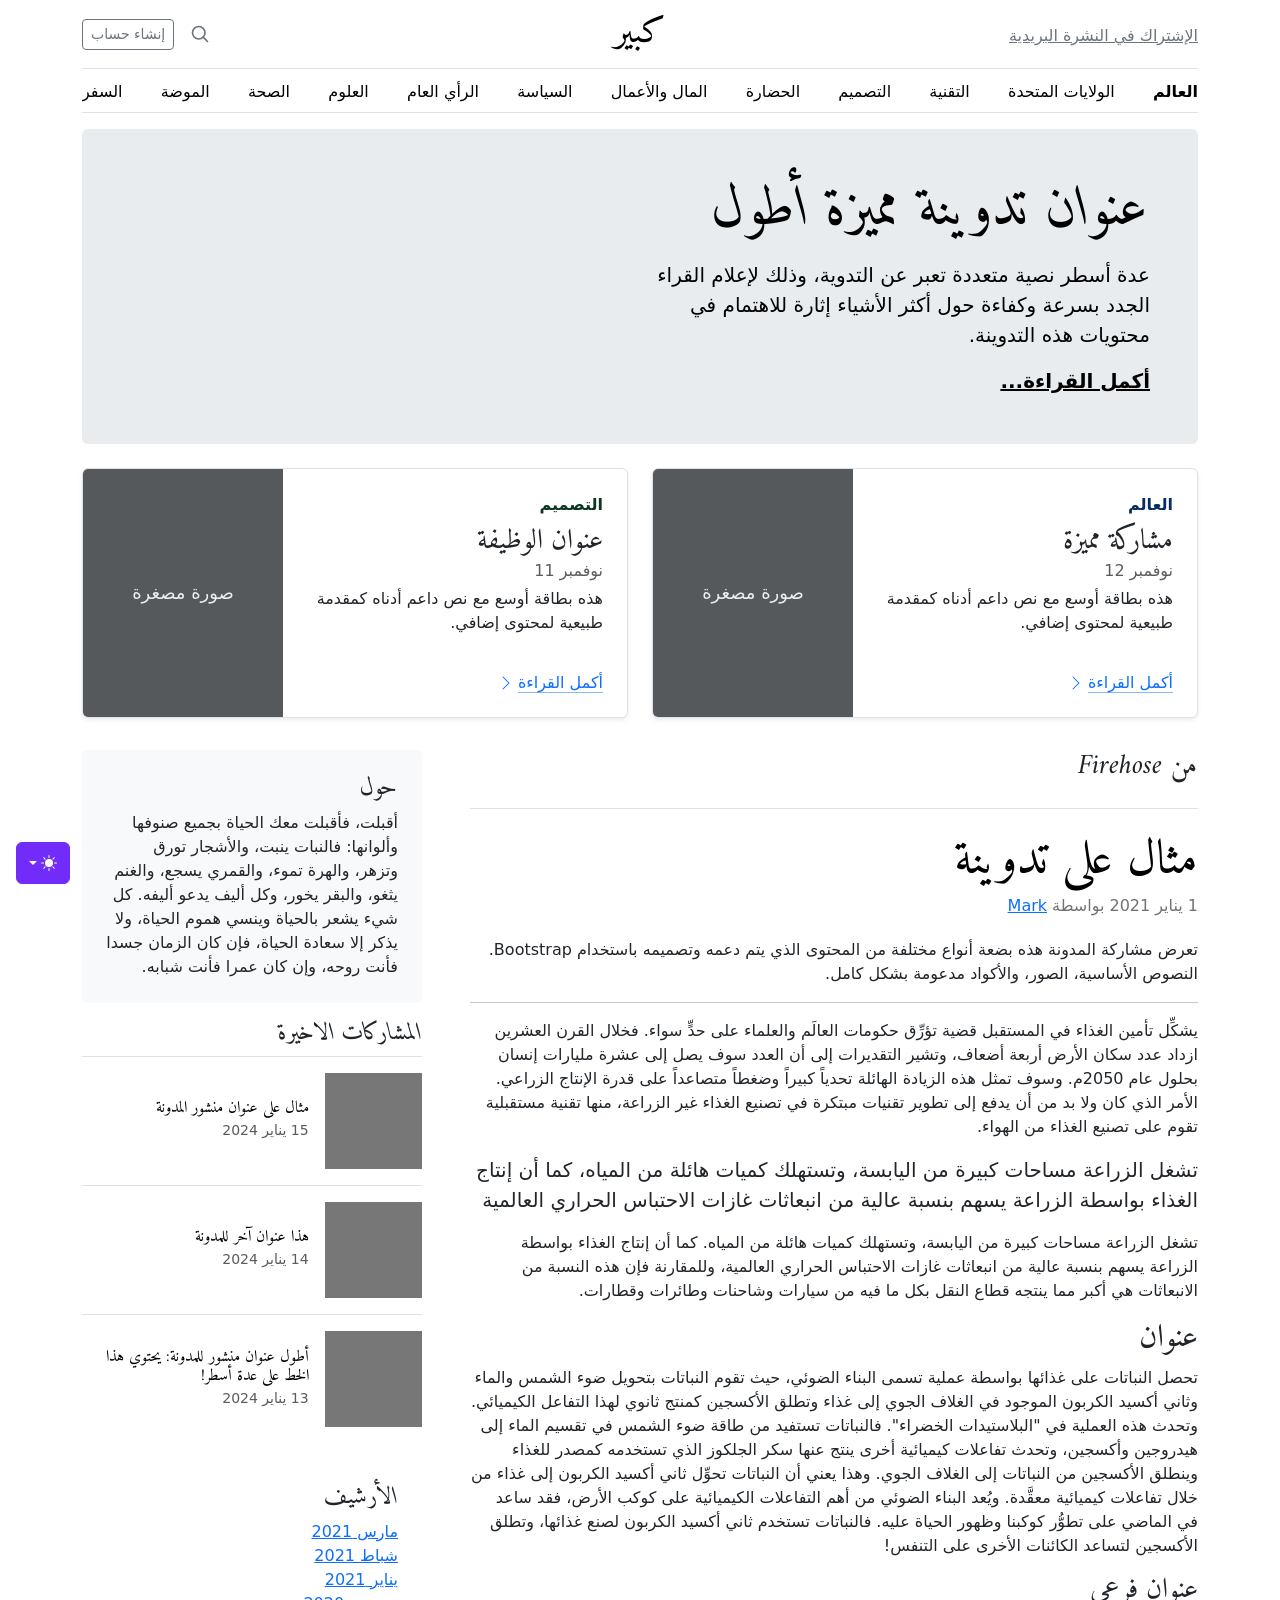
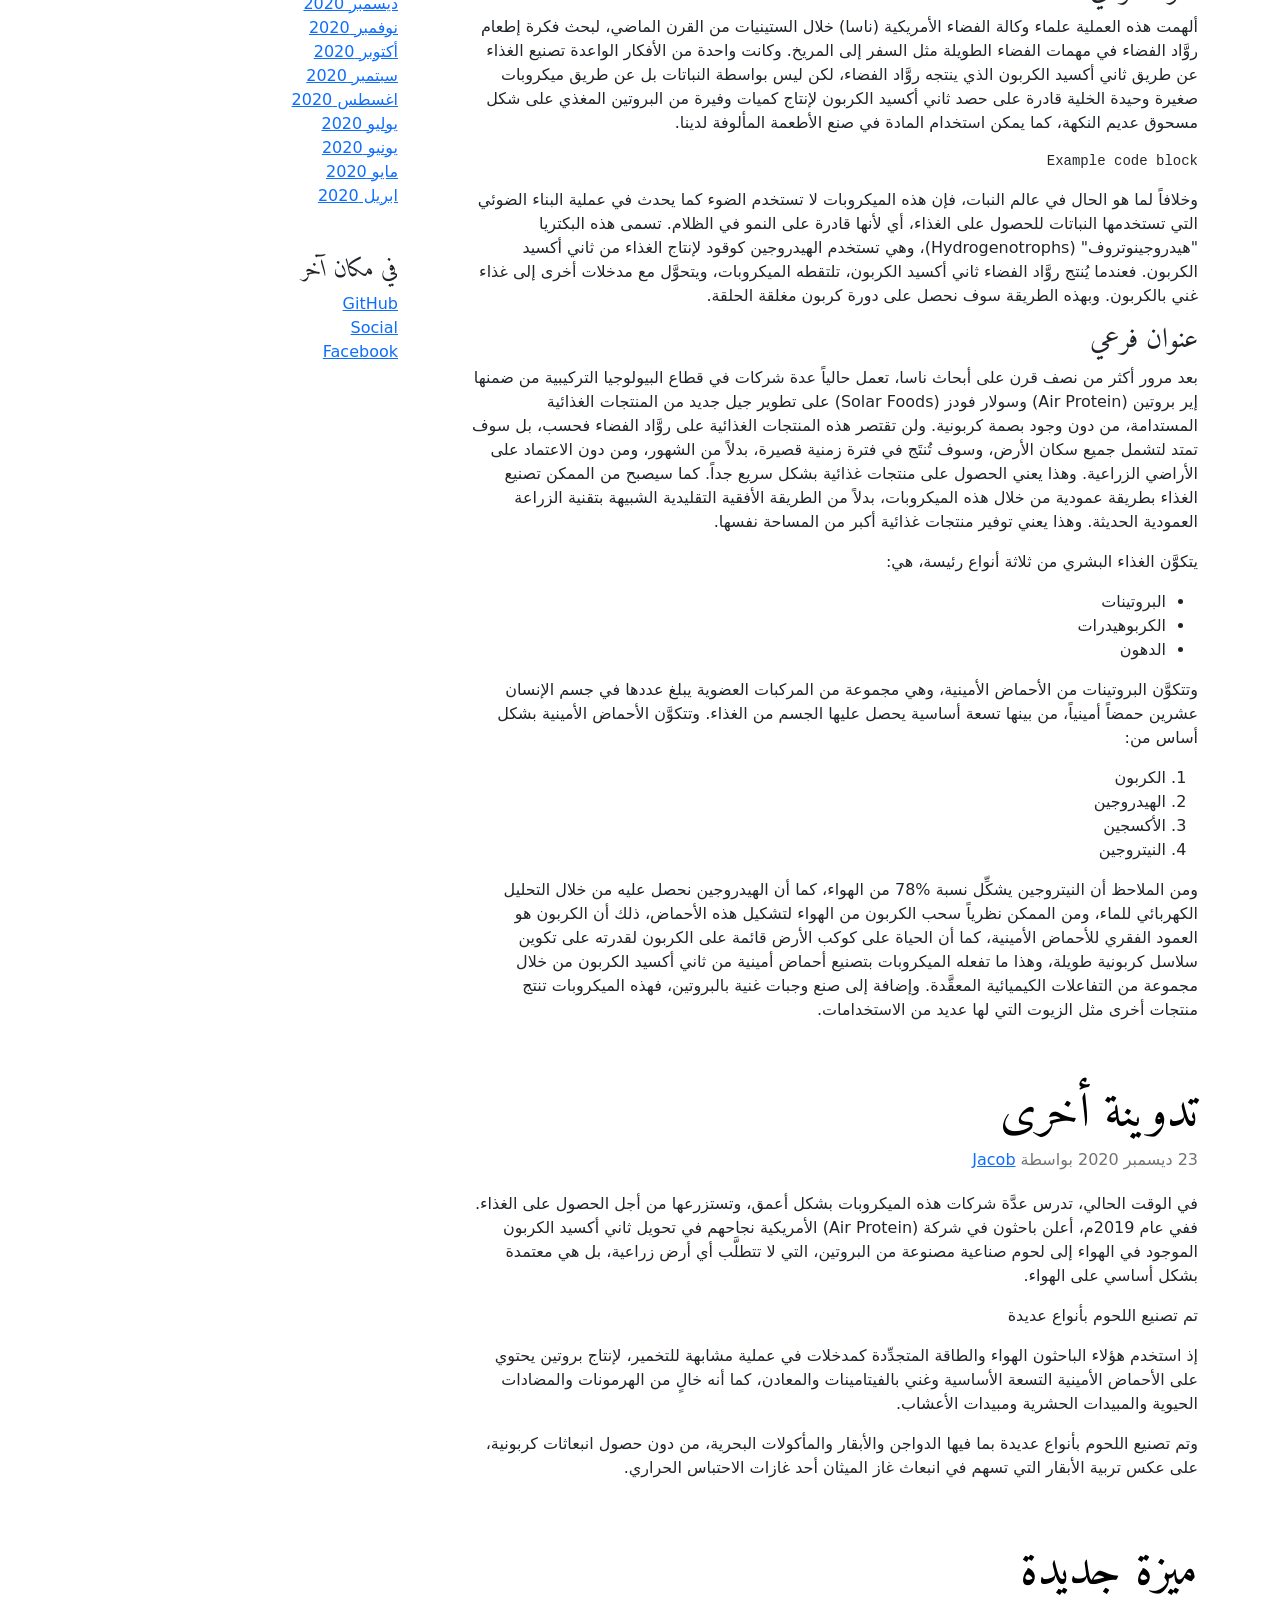
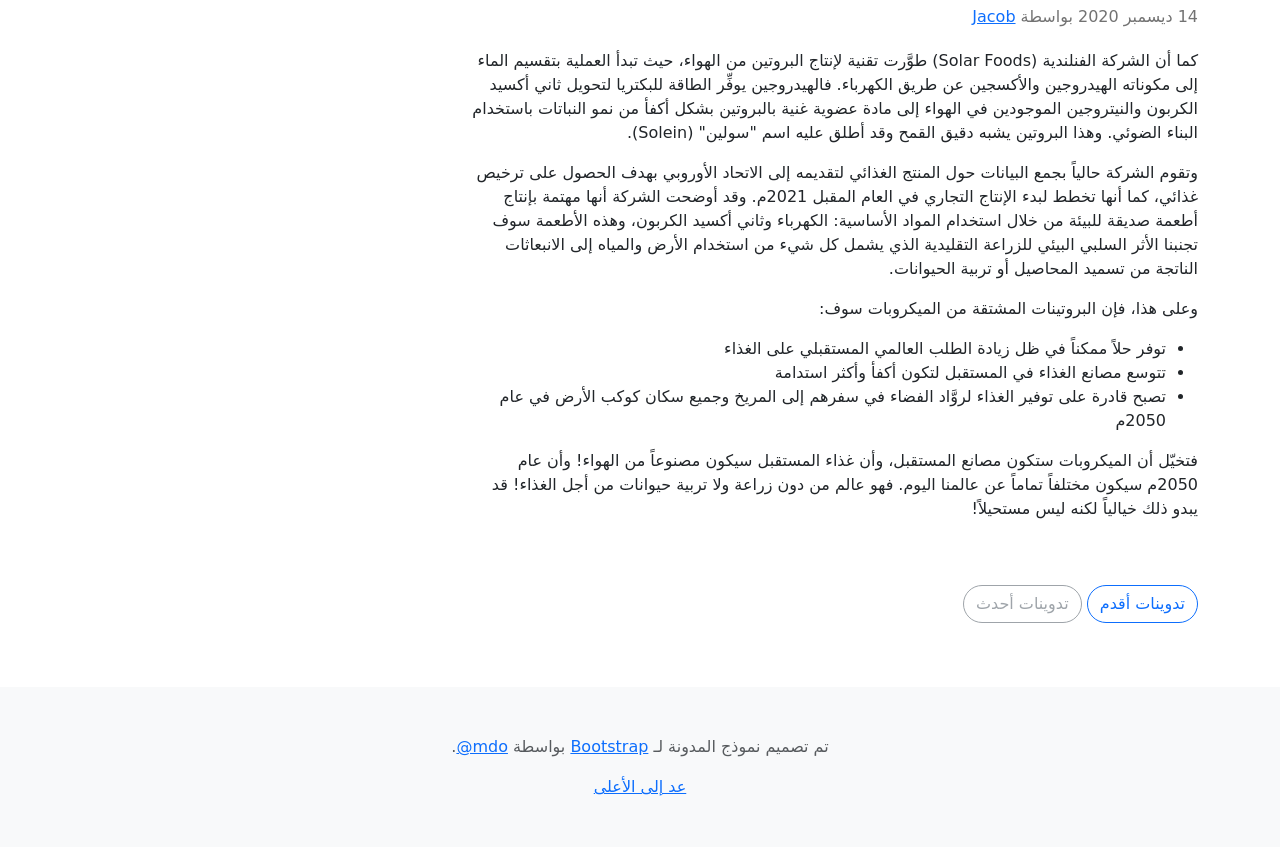
<file: Academy-Cinemas/bootstrap-5.3.8-examples/blog-rtl/index.html>
<!doctype html>
<html lang="ar" dir="rtl" data-bs-theme="auto">
  <head>
    <meta charset="utf-8" />
    <meta name="viewport" content="width=device-width, initial-scale=1" />
    <meta name="description" content="" />
    <meta
      name="author"
      content="Mark Otto, Jacob Thornton, and Bootstrap contributors"
    />
    <meta name="generator" content="Astro v5.13.2" />
    <title>قالب المدونة · Bootstrap v5.3</title>
    <link
      rel="canonical"
      href="https://getbootstrap.com/docs/5.3/examples/blog-rtl/"
    />
    <script src="../assets/js/color-modes.js"></script>
    <link href="../assets/dist/css/bootstrap.rtl.min.css" rel="stylesheet" />
    <meta name="theme-color" content="#712cf9" />
    <link
      href="https://fonts.googleapis.com/css?family=Amiri:wght@400;700&display=swap"
      rel="stylesheet"
    />
    <link href="../blog/blog.rtl.css" rel="stylesheet" />
    <style>
      .bd-placeholder-img {
        font-size: 1.125rem;
        text-anchor: middle;
        -webkit-user-select: none;
        -moz-user-select: none;
        user-select: none;
      }
      @media (min-width: 768px) {
        .bd-placeholder-img-lg {
          font-size: 3.5rem;
        }
      }
      .b-example-divider {
        width: 100%;
        height: 3rem;
        background-color: #0000001a;
        border: solid rgba(0, 0, 0, 0.15);
        border-width: 1px 0;
        box-shadow:
          inset 0 0.5em 1.5em #0000001a,
          inset 0 0.125em 0.5em #00000026;
      }
      .b-example-vr {
        flex-shrink: 0;
        width: 1.5rem;
        height: 100vh;
      }
      .bi {
        vertical-align: -0.125em;
        fill: currentColor;
      }
      .nav-scroller {
        position: relative;
        z-index: 2;
        height: 2.75rem;
        overflow-y: hidden;
      }
      .nav-scroller .nav {
        display: flex;
        flex-wrap: nowrap;
        padding-bottom: 1rem;
        margin-top: -1px;
        overflow-x: auto;
        text-align: center;
        white-space: nowrap;
        -webkit-overflow-scrolling: touch;
      }
      .btn-bd-primary {
        --bd-violet-bg: #712cf9;
        --bd-violet-rgb: 112.520718, 44.062154, 249.437846;
        --bs-btn-font-weight: 600;
        --bs-btn-color: var(--bs-white);
        --bs-btn-bg: var(--bd-violet-bg);
        --bs-btn-border-color: var(--bd-violet-bg);
        --bs-btn-hover-color: var(--bs-white);
        --bs-btn-hover-bg: #6528e0;
        --bs-btn-hover-border-color: #6528e0;
        --bs-btn-focus-shadow-rgb: var(--bd-violet-rgb);
        --bs-btn-active-color: var(--bs-btn-hover-color);
        --bs-btn-active-bg: #5a23c8;
        --bs-btn-active-border-color: #5a23c8;
      }
      .bd-mode-toggle {
        z-index: 1500;
      }
      .bd-mode-toggle .bi {
        width: 1em;
        height: 1em;
      }
      .bd-mode-toggle .dropdown-menu .active .bi {
        display: block !important;
      }
    </style>
  </head>
  <body>
    <svg xmlns="http://www.w3.org/2000/svg" class="d-none">
      <symbol id="check2" viewBox="0 0 16 16">
        <path
          d="M13.854 3.646a.5.5 0 0 1 0 .708l-7 7a.5.5 0 0 1-.708 0l-3.5-3.5a.5.5 0 1 1 .708-.708L6.5 10.293l6.646-6.647a.5.5 0 0 1 .708 0z"
        ></path>
      </symbol>
      <symbol id="circle-half" viewBox="0 0 16 16">
        <path
          d="M8 15A7 7 0 1 0 8 1v14zm0 1A8 8 0 1 1 8 0a8 8 0 0 1 0 16z"
        ></path>
      </symbol>
      <symbol id="moon-stars-fill" viewBox="0 0 16 16">
        <path
          d="M6 .278a.768.768 0 0 1 .08.858 7.208 7.208 0 0 0-.878 3.46c0 4.021 3.278 7.277 7.318 7.277.527 0 1.04-.055 1.533-.16a.787.787 0 0 1 .81.316.733.733 0 0 1-.031.893A8.349 8.349 0 0 1 8.344 16C3.734 16 0 12.286 0 7.71 0 4.266 2.114 1.312 5.124.06A.752.752 0 0 1 6 .278z"
        ></path>
        <path
          d="M10.794 3.148a.217.217 0 0 1 .412 0l.387 1.162c.173.518.579.924 1.097 1.097l1.162.387a.217.217 0 0 1 0 .412l-1.162.387a1.734 1.734 0 0 0-1.097 1.097l-.387 1.162a.217.217 0 0 1-.412 0l-.387-1.162A1.734 1.734 0 0 0 9.31 6.593l-1.162-.387a.217.217 0 0 1 0-.412l1.162-.387a1.734 1.734 0 0 0 1.097-1.097l.387-1.162zM13.863.099a.145.145 0 0 1 .274 0l.258.774c.115.346.386.617.732.732l.774.258a.145.145 0 0 1 0 .274l-.774.258a1.156 1.156 0 0 0-.732.732l-.258.774a.145.145 0 0 1-.274 0l-.258-.774a1.156 1.156 0 0 0-.732-.732l-.774-.258a.145.145 0 0 1 0-.274l.774-.258c.346-.115.617-.386.732-.732L13.863.1z"
        ></path>
      </symbol>
      <symbol id="sun-fill" viewBox="0 0 16 16">
        <path
          d="M8 12a4 4 0 1 0 0-8 4 4 0 0 0 0 8zM8 0a.5.5 0 0 1 .5.5v2a.5.5 0 0 1-1 0v-2A.5.5 0 0 1 8 0zm0 13a.5.5 0 0 1 .5.5v2a.5.5 0 0 1-1 0v-2A.5.5 0 0 1 8 13zm8-5a.5.5 0 0 1-.5.5h-2a.5.5 0 0 1 0-1h2a.5.5 0 0 1 .5.5zM3 8a.5.5 0 0 1-.5.5h-2a.5.5 0 0 1 0-1h2A.5.5 0 0 1 3 8zm10.657-5.657a.5.5 0 0 1 0 .707l-1.414 1.415a.5.5 0 1 1-.707-.708l1.414-1.414a.5.5 0 0 1 .707 0zm-9.193 9.193a.5.5 0 0 1 0 .707L3.05 13.657a.5.5 0 0 1-.707-.707l1.414-1.414a.5.5 0 0 1 .707 0zm9.193 2.121a.5.5 0 0 1-.707 0l-1.414-1.414a.5.5 0 0 1 .707-.707l1.414 1.414a.5.5 0 0 1 0 .707zM4.464 4.465a.5.5 0 0 1-.707 0L2.343 3.05a.5.5 0 1 1 .707-.707l1.414 1.414a.5.5 0 0 1 0 .708z"
        ></path>
      </symbol>
    </svg>
    <div
      class="dropdown position-fixed bottom-0 end-0 mb-3 me-3 bd-mode-toggle"
    >
      <button
        class="btn btn-bd-primary py-2 dropdown-toggle d-flex align-items-center"
        id="bd-theme"
        type="button"
        aria-expanded="false"
        data-bs-toggle="dropdown"
        aria-label="Toggle theme (auto)"
      >
        <svg class="bi my-1 theme-icon-active" aria-hidden="true">
          <use href="#circle-half"></use>
        </svg>
        <span class="visually-hidden" id="bd-theme-text">Toggle theme</span>
      </button>
      <ul
        class="dropdown-menu dropdown-menu-end shadow"
        aria-labelledby="bd-theme-text"
      >
        <li>
          <button
            type="button"
            class="dropdown-item d-flex align-items-center"
            data-bs-theme-value="light"
            aria-pressed="false"
          >
            <svg class="bi me-2 opacity-50" aria-hidden="true">
              <use href="#sun-fill"></use>
            </svg>
            Light
            <svg class="bi ms-auto d-none" aria-hidden="true">
              <use href="#check2"></use>
            </svg>
          </button>
        </li>
        <li>
          <button
            type="button"
            class="dropdown-item d-flex align-items-center"
            data-bs-theme-value="dark"
            aria-pressed="false"
          >
            <svg class="bi me-2 opacity-50" aria-hidden="true">
              <use href="#moon-stars-fill"></use>
            </svg>
            Dark
            <svg class="bi ms-auto d-none" aria-hidden="true">
              <use href="#check2"></use>
            </svg>
          </button>
        </li>
        <li>
          <button
            type="button"
            class="dropdown-item d-flex align-items-center active"
            data-bs-theme-value="auto"
            aria-pressed="true"
          >
            <svg class="bi me-2 opacity-50" aria-hidden="true">
              <use href="#circle-half"></use>
            </svg>
            Auto
            <svg class="bi ms-auto d-none" aria-hidden="true">
              <use href="#check2"></use>
            </svg>
          </button>
        </li>
      </ul>
    </div>
    <svg xmlns="http://www.w3.org/2000/svg" class="d-none">
      <symbol
        id="aperture"
        fill="none"
        stroke="currentColor"
        stroke-linecap="round"
        stroke-linejoin="round"
        stroke-width="2"
        viewBox="0 0 24 24"
      >
        <circle cx="12" cy="12" r="10"></circle>
        <path
          d="M14.31 8l5.74 9.94M9.69 8h11.48M7.38 12l5.74-9.94M9.69 16L3.95 6.06M14.31 16H2.83m13.79-4l-5.74 9.94"
        ></path>
      </symbol>
      <symbol id="cart" viewBox="0 0 16 16">
        <path
          d="M0 1.5A.5.5 0 0 1 .5 1H2a.5.5 0 0 1 .485.379L2.89 3H14.5a.5.5 0 0 1 .49.598l-1 5a.5.5 0 0 1-.465.401l-9.397.472L4.415 11H13a.5.5 0 0 1 0 1H4a.5.5 0 0 1-.491-.408L2.01 3.607 1.61 2H.5a.5.5 0 0 1-.5-.5zM3.102 4l.84 4.479 9.144-.459L13.89 4H3.102zM5 12a2 2 0 1 0 0 4 2 2 0 0 0 0-4zm7 0a2 2 0 1 0 0 4 2 2 0 0 0 0-4zm-7 1a1 1 0 1 1 0 2 1 1 0 0 1 0-2zm7 0a1 1 0 1 1 0 2 1 1 0 0 1 0-2z"
        ></path>
      </symbol>
      <symbol id="chevron-right" viewBox="0 0 16 16">
        <path
          fill-rule="evenodd"
          d="M4.646 1.646a.5.5 0 0 1 .708 0l6 6a.5.5 0 0 1 0 .708l-6 6a.5.5 0 0 1-.708-.708L10.293 8 4.646 2.354a.5.5 0 0 1 0-.708z"
        ></path>
      </symbol>
    </svg>
    <div class="container">
      <header class="border-bottom lh-1 py-3">
        <div class="row flex-nowrap justify-content-between align-items-center">
          <div class="col-4 pt-1">
            <a class="link-secondary" href="#">الإشتراك في النشرة البريدية</a>
          </div>
          <div class="col-4 text-center">
            <a
              class="blog-header-logo text-body-emphasis text-decoration-none"
              href="#"
              >كبير</a
            >
          </div>
          <div class="col-4 d-flex justify-content-end align-items-center">
            <a class="link-secondary" href="#" aria-label="بحث">
              <svg
                xmlns="http://www.w3.org/2000/svg"
                width="20"
                height="20"
                fill="none"
                stroke="currentColor"
                stroke-linecap="round"
                stroke-linejoin="round"
                stroke-width="2"
                class="mx-3"
                role="img"
                viewBox="0 0 24 24"
              >
                <title>بحث</title>
                <circle cx="10.5" cy="10.5" r="7.5"></circle>
                <path d="M21 21l-5.2-5.2"></path>
              </svg>
            </a>
            <a class="btn btn-sm btn-outline-secondary" href="#">إنشاء حساب</a>
          </div>
        </div>
      </header>
      <div class="nav-scroller py-1 mb-3 border-bottom">
        <nav class="nav nav-underline justify-content-between">
          <a class="nav-item nav-link link-body-emphasis active" href="#"
            >العالم</a
          >
          <a class="nav-item nav-link link-body-emphasis" href="#"
            >الولايات المتحدة</a
          >
          <a class="nav-item nav-link link-body-emphasis" href="#">التقنية</a>
          <a class="nav-item nav-link link-body-emphasis" href="#">التصميم</a>
          <a class="nav-item nav-link link-body-emphasis" href="#">الحضارة</a>
          <a class="nav-item nav-link link-body-emphasis" href="#"
            >المال والأعمال</a
          >
          <a class="nav-item nav-link link-body-emphasis" href="#">السياسة</a>
          <a class="nav-item nav-link link-body-emphasis" href="#"
            >الرأي العام</a
          >
          <a class="nav-item nav-link link-body-emphasis" href="#">العلوم</a>
          <a class="nav-item nav-link link-body-emphasis" href="#">الصحة</a>
          <a class="nav-item nav-link link-body-emphasis" href="#">الموضة</a>
          <a class="nav-item nav-link link-body-emphasis" href="#">السفر</a>
        </nav>
      </div>
    </div>
    <main class="container">
      <div class="p-4 p-md-5 mb-4 rounded text-body-emphasis bg-body-secondary">
        <div class="col-lg-6 px-0">
          <h1 class="display-4 fst-italic">عنوان تدوينة مميزة أطول</h1>
          <p class="lead my-3">
            عدة أسطر نصية متعددة تعبر عن التدوية، وذلك لإعلام القراء الجدد بسرعة
            وكفاءة حول أكثر الأشياء إثارة للاهتمام في محتويات هذه التدوينة.
          </p>
          <p class="lead mb-0">
            <a href="#" class="text-body-emphasis fw-bold">أكمل القراءة...</a>
          </p>
        </div>
      </div>
      <div class="row mb-2">
        <div class="col-md-6">
          <div
            class="row g-0 border rounded overflow-hidden flex-md-row mb-4 shadow-sm h-md-250 position-relative"
          >
            <div class="col p-4 d-flex flex-column position-static">
              <strong class="d-inline-block mb-2 text-primary-emphasis"
                >العالم</strong
              >
              <h3 class="mb-0">مشاركة مميزة</h3>
              <div class="mb-1 text-body-secondary">نوفمبر 12</div>
              <p class="card-text mb-auto">
                هذه بطاقة أوسع مع نص داعم أدناه كمقدمة طبيعية لمحتوى إضافي.
              </p>
              <a
                href="#"
                class="icon-link gap-1 icon-link-hover stretched-link"
              >
                أكمل القراءة
                <svg class="bi" aria-hidden="true">
                  <use xlink:href="#chevron-right"></use>
                </svg>
              </a>
            </div>
            <div class="col-auto d-none d-lg-block">
              <svg
                aria-label="Placeholder: صورة مصغرة"
                class="bd-placeholder-img"
                height="250"
                preserveAspectRatio="xMidYMid slice"
                role="img"
                width="200"
                xmlns="http://www.w3.org/2000/svg"
              >
                <title>Placeholder</title>
                <rect width="100%" height="100%" fill="#55595c"></rect>
                <text x="50%" y="50%" fill="#eceeef" dy=".3em">صورة مصغرة</text>
              </svg>
            </div>
          </div>
        </div>
        <div class="col-md-6">
          <div
            class="row g-0 border rounded overflow-hidden flex-md-row mb-4 shadow-sm h-md-250 position-relative"
          >
            <div class="col p-4 d-flex flex-column position-static">
              <strong class="d-inline-block mb-2 text-success-emphasis"
                >التصميم</strong
              >
              <h3 class="mb-0">عنوان الوظيفة</h3>
              <div class="mb-1 text-body-secondary">نوفمبر 11</div>
              <p class="mb-auto">
                هذه بطاقة أوسع مع نص داعم أدناه كمقدمة طبيعية لمحتوى إضافي.
              </p>
              <a
                href="#"
                class="icon-link gap-1 icon-link-hover stretched-link"
              >
                أكمل القراءة
                <svg class="bi" aria-hidden="true">
                  <use xlink:href="#chevron-right"></use>
                </svg>
              </a>
            </div>
            <div class="col-auto d-none d-lg-block">
              <svg
                aria-label="Placeholder: صورة مصغرة"
                class="bd-placeholder-img"
                height="250"
                preserveAspectRatio="xMidYMid slice"
                role="img"
                width="200"
                xmlns="http://www.w3.org/2000/svg"
              >
                <title>Placeholder</title>
                <rect width="100%" height="100%" fill="#55595c"></rect>
                <text x="50%" y="50%" fill="#eceeef" dy=".3em">صورة مصغرة</text>
              </svg>
            </div>
          </div>
        </div>
      </div>
      <div class="row g-5">
        <div class="col-md-8">
          <h3 class="pb-4 mb-4 fst-italic border-bottom">من Firehose</h3>
          <article class="blog-post">
            <h2 class="display-5 link-body-emphasis mb-1">مثال على تدوينة</h2>
            <p class="blog-post-meta">
              1 يناير 2021 بواسطة <a href="#"> Mark </a>
            </p>
            <p>
              تعرض مشاركة المدونة هذه بضعة أنواع مختلفة من المحتوى الذي يتم دعمه
              وتصميمه باستخدام Bootstrap. النصوص الأساسية، الصور، والأكواد
              مدعومة بشكل كامل.
            </p>
            <hr />
            <p>
              يشكِّل تأمين الغذاء في المستقبل قضية تؤرِّق حكومات العالَم
              والعلماء على حدٍّ سواء. فخلال القرن العشرين ازداد عدد سكان الأرض
              أربعة أضعاف، وتشير التقديرات إلى أن العدد سوف يصل إلى عشرة مليارات
              إنسان بحلول عام 2050م. وسوف تمثل هذه الزيادة الهائلة تحدياً كبيراً
              وضغطاً متصاعداً على قدرة الإنتاج الزراعي. الأمر الذي كان ولا بد من
              أن يدفع إلى تطوير تقنيات مبتكرة في تصنيع الغذاء غير الزراعة، منها
              تقنية مستقبلية تقوم على تصنيع الغذاء من الهواء.
            </p>
            <blockquote class="blockquote">
              <p>
                تشغل الزراعة مساحات كبيرة من اليابسة، وتستهلك كميات هائلة من
                المياه، كما أن إنتاج الغذاء بواسطة الزراعة يسهم بنسبة عالية من
                انبعاثات غازات الاحتباس الحراري العالمية
              </p>
            </blockquote>
            <p>
              تشغل الزراعة مساحات كبيرة من اليابسة، وتستهلك كميات هائلة من
              المياه. كما أن إنتاج الغذاء بواسطة الزراعة يسهم بنسبة عالية من
              انبعاثات غازات الاحتباس الحراري العالمية، وللمقارنة فإن هذه النسبة
              من الانبعاثات هي أكبر مما ينتجه قطاع النقل بكل ما فيه من سيارات
              وشاحنات وطائرات وقطارات.
            </p>
            <h2>عنوان</h2>
            <p>
              تحصل النباتات على غذائها بواسطة عملية تسمى البناء الضوئي، حيث تقوم
              النباتات بتحويل ضوء الشمس والماء وثاني أكسيد الكربون الموجود في
              الغلاف الجوي إلى غذاء وتطلق الأكسجين كمنتج ثانوي لهذا التفاعل
              الكيميائي. وتحدث هذه العملية في "البلاستيدات الخضراء". فالنباتات
              تستفيد من طاقة ضوء الشمس في تقسيم الماء إلى هيدروجين وأكسجين،
              وتحدث تفاعلات كيميائية أخرى ينتج عنها سكر الجلكوز الذي تستخدمه
              كمصدر للغذاء وينطلق الأكسجين من النباتات إلى الغلاف الجوي. وهذا
              يعني أن النباتات تحوِّل ثاني أكسيد الكربون إلى غذاء من خلال
              تفاعلات كيميائية معقَّدة. ويُعد البناء الضوئي من أهم التفاعلات
              الكيميائية على كوكب الأرض، فقد ساعد في الماضي على تطوُّر كوكبنا
              وظهور الحياة عليه. فالنباتات تستخدم ثاني أكسيد الكربون لصنع
              غذائها، وتطلق الأكسجين لتساعد الكائنات الأخرى على التنفس!
            </p>
            <h3>عنوان فرعي</h3>
            <p>
              ألهمت هذه العملية علماء وكالة الفضاء الأمريكية (ناسا) خلال
              الستينيات من القرن الماضي، لبحث فكرة إطعام روَّاد الفضاء في مهمات
              الفضاء الطويلة مثل السفر إلى المريخ. وكانت واحدة من الأفكار
              الواعدة تصنيع الغذاء عن طريق ثاني أكسيد الكربون الذي ينتجه روَّاد
              الفضاء، لكن ليس بواسطة النباتات بل عن طريق ميكروبات صغيرة وحيدة
              الخلية قادرة على حصد ثاني أكسيد الكربون لإنتاج كميات وفيرة من
              البروتين المغذي على شكل مسحوق عديم النكهة، كما يمكن استخدام المادة
              في صنع الأطعمة المألوفة لدينا.
            </p>
            <pre><code>Example code block</code></pre>
            <p>
              وخلافاً لما هو الحال في عالم النبات، فإن هذه الميكروبات لا تستخدم
              الضوء كما يحدث في عملية البناء الضوئي التي تستخدمها النباتات
              للحصول على الغذاء، أي لأنها قادرة على النمو في الظلام. تسمى هذه
              البكتريا "هيدروجينوتروف" (Hydrogenotrophs)، وهي تستخدم الهيدروجين
              كوقود لإنتاج الغذاء من ثاني أكسيد الكربون. فعندما يُنتج روَّاد
              الفضاء ثاني أكسيد الكربون، تلتقطه الميكروبات، ويتحوَّل مع مدخلات
              أخرى إلى غذاء غني بالكربون. وبهذه الطريقة سوف نحصل على دورة كربون
              مغلقة الحلقة.
            </p>
            <h3>عنوان فرعي</h3>
            <p>
              بعد مرور أكثر من نصف قرن على أبحاث ناسا، تعمل حالياً عدة شركات في
              قطاع البيولوجيا التركيبية من ضمنها إير بروتين (Air Protein) وسولار
              فودز (Solar Foods) على تطوير جيل جديد من المنتجات الغذائية
              المستدامة، من دون وجود بصمة كربونية. ولن تقتصر هذه المنتجات
              الغذائية على روَّاد الفضاء فحسب، بل سوف تمتد لتشمل جميع سكان
              الأرض، وسوف تُنتَج في فترة زمنية قصيرة، بدلاً من الشهور، ومن دون
              الاعتماد على الأراضي الزراعية. وهذا يعني الحصول على منتجات غذائية
              بشكل سريع جداً. كما سيصبح من الممكن تصنيع الغذاء بطريقة عمودية من
              خلال هذه الميكروبات، بدلاً من الطريقة الأفقية التقليدية الشبيهة
              بتقنية الزراعة العمودية الحديثة. وهذا يعني توفير منتجات غذائية
              أكبر من المساحة نفسها.
            </p>
            <p>يتكوَّن الغذاء البشري من ثلاثة أنواع رئيسة، هي:</p>
            <ul>
              <li>البروتينات</li>
              <li>الكربوهيدرات</li>
              <li>الدهون</li>
            </ul>
            <p>
              وتتكوَّن البروتينات من الأحماض الأمينية، وهي مجموعة من المركبات
              العضوية يبلغ عددها في جسم الإنسان عشرين حمضاً أمينياً، من بينها
              تسعة أساسية يحصل عليها الجسم من الغذاء. وتتكوَّن الأحماض الأمينية
              بشكل أساس من:
            </p>
            <ol>
              <li>الكربون</li>
              <li>الهيدروجين</li>
              <li>الأكسجين</li>
              <li>النيتروجين</li>
            </ol>
            <p>
              ومن الملاحظ أن النيتروجين يشكِّل نسبة %78 من الهواء، كما أن
              الهيدروجين نحصل عليه من خلال التحليل الكهربائي للماء، ومن الممكن
              نظرياً سحب الكربون من الهواء لتشكيل هذه الأحماض، ذلك أن الكربون هو
              العمود الفقري للأحماض الأمينية، كما أن الحياة على كوكب الأرض قائمة
              على الكربون لقدرته على تكوين سلاسل كربونية طويلة، وهذا ما تفعله
              الميكروبات بتصنيع أحماض أمينية من ثاني أكسيد الكربون من خلال
              مجموعة من التفاعلات الكيميائية المعقَّدة. وإضافة إلى صنع وجبات
              غنية بالبروتين، فهذه الميكروبات تنتج منتجات أخرى مثل الزيوت التي
              لها عديد من الاستخدامات.
            </p>
          </article>
          <article class="blog-post">
            <h2 class="display-5 link-body-emphasis mb-1">تدوينة أخرى</h2>
            <p class="blog-post-meta">
              23 ديسمبر 2020 بواسطة <a href="#">Jacob</a>
            </p>
            <p>
              في الوقت الحالي، تدرس عدَّة شركات هذه الميكروبات بشكل أعمق،
              وتستزرعها من أجل الحصول على الغذاء. ففي عام 2019م، أعلن باحثون في
              شركة (Air Protein) الأمريكية نجاحهم في تحويل ثاني أكسيد الكربون
              الموجود في الهواء إلى لحوم صناعية مصنوعة من البروتين، التي لا
              تتطلَّب أي أرض زراعية، بل هي معتمدة بشكل أساسي على الهواء.
            </p>
            <blockquote><p>تم تصنيع اللحوم بأنواع عديدة</p></blockquote>
            <p>
              إذ استخدم هؤلاء الباحثون الهواء والطاقة المتجدِّدة كمدخلات في
              عملية مشابهة للتخمير، لإنتاج بروتين يحتوي على الأحماض الأمينية
              التسعة الأساسية وغني بالفيتامينات والمعادن، كما أنه خالٍ من
              الهرمونات والمضادات الحيوية والمبيدات الحشرية ومبيدات الأعشاب.
            </p>
            <p>
              وتم تصنيع اللحوم بأنواع عديدة بما فيها الدواجن والأبقار والمأكولات
              البحرية، من دون حصول انبعاثات كربونية، على عكس تربية الأبقار التي
              تسهم في انبعاث غاز الميثان أحد غازات الاحتباس الحراري.
            </p>
          </article>
          <article class="blog-post">
            <h2 class="display-5 link-body-emphasis mb-1">ميزة جديدة</h2>
            <p class="blog-post-meta">
              14 ديسمبر 2020 بواسطة <a href="#">Jacob</a>
            </p>
            <p>
              كما أن الشركة الفنلندية (Solar Foods) طوَّرت تقنية لإنتاج البروتين
              من الهواء، حيث تبدأ العملية بتقسيم الماء إلى مكوناته الهيدروجين
              والأكسجين عن طريق الكهرباء. فالهيدروجين يوفِّر الطاقة للبكتريا
              لتحويل ثاني أكسيد الكربون والنيتروجين الموجودين في الهواء إلى مادة
              عضوية غنية بالبروتين بشكل أكفأ من نمو النباتات باستخدام البناء
              الضوئي. وهذا البروتين يشبه دقيق القمح وقد أطلق عليه اسم "سولين"
              (Solein).
            </p>
            <p>
              وتقوم الشركة حالياً بجمع البيانات حول المنتج الغذائي لتقديمه إلى
              الاتحاد الأوروبي بهدف الحصول على ترخيص غذائي، كما أنها تخطط لبدء
              الإنتاج التجاري في العام المقبل 2021م. وقد أوضحت الشركة أنها مهتمة
              بإنتاج أطعمة صديقة للبيئة من خلال استخدام المواد الأساسية:
              الكهرباء وثاني أكسيد الكربون، وهذه الأطعمة سوف تجنبنا الأثر السلبي
              البيئي للزراعة التقليدية الذي يشمل كل شيء من استخدام الأرض والمياه
              إلى الانبعاثات الناتجة من تسميد المحاصيل أو تربية الحيوانات.
            </p>
            <p>وعلى هذا، فإن البروتينات المشتقة من الميكروبات سوف:</p>
            <ul>
              <li>
                توفر حلاً ممكناً في ظل زيادة الطلب العالمي المستقبلي على الغذاء
              </li>
              <li>تتوسع مصانع الغذاء في المستقبل لتكون أكفأ وأكثر استدامة</li>
              <li>
                تصبح قادرة على توفير الغذاء لروَّاد الفضاء في سفرهم إلى المريخ
                وجميع سكان كوكب الأرض في عام 2050م
              </li>
            </ul>
            <p>
              فتخيّل أن الميكروبات ستكون مصانع المستقبل، وأن غذاء المستقبل سيكون
              مصنوعاً من الهواء! وأن عام 2050م سيكون مختلفاً تماماً عن عالمنا
              اليوم. فهو عالم من دون زراعة ولا تربية حيوانات من أجل الغذاء! قد
              يبدو ذلك خيالياً لكنه ليس مستحيلاً!
            </p>
          </article>
          <nav class="blog-pagination" aria-label="Pagination">
            <a class="btn btn-outline-primary rounded-pill" href="#"
              >تدوينات أقدم</a
            >
            <a
              class="btn btn-outline-secondary rounded-pill disabled"
              aria-disabled="true"
              >تدوينات أحدث</a
            >
          </nav>
        </div>
        <div class="col-md-4">
          <div class="position-sticky" style="top: 2rem">
            <div class="p-4 mb-3 bg-body-tertiary rounded">
              <h4 class="fst-italic">حول</h4>
              <p class="mb-0">
                أقبلت، فأقبلت معك الحياة بجميع صنوفها وألوانها: فالنبات ينبت،
                والأشجار تورق وتزهر، والهرة تموء، والقمري يسجع، والغنم يثغو،
                والبقر يخور، وكل أليف يدعو أليفه. كل شيء يشعر بالحياة وينسي هموم
                الحياة، ولا يذكر إلا سعادة الحياة، فإن كان الزمان جسدا فأنت
                روحه، وإن كان عمرا فأنت شبابه.
              </p>
            </div>
            <div>
              <h4 class="fst-italic">المشاركات الاخيرة</h4>
              <ul class="list-unstyled">
                <li>
                  <a
                    class="d-flex flex-column flex-lg-row gap-3 align-items-start align-items-lg-center py-3 link-body-emphasis text-decoration-none border-top"
                    href="#"
                  >
                    <svg
                      aria-hidden="true"
                      class="bd-placeholder-img"
                      height="96"
                      preserveAspectRatio="xMidYMid slice"
                      width="100%"
                      xmlns="http://www.w3.org/2000/svg"
                    >
                      <rect width="100%" height="100%" fill="#777"></rect>
                    </svg>
                    <div class="col-lg-8">
                      <h6 class="mb-0">مثال على عنوان منشور المدونة</h6>
                      <small class="text-body-secondary">15 يناير 2024</small>
                    </div>
                  </a>
                </li>
                <li>
                  <a
                    class="d-flex flex-column flex-lg-row gap-3 align-items-start align-items-lg-center py-3 link-body-emphasis text-decoration-none border-top"
                    href="#"
                  >
                    <svg
                      aria-hidden="true"
                      class="bd-placeholder-img"
                      height="96"
                      preserveAspectRatio="xMidYMid slice"
                      width="100%"
                      xmlns="http://www.w3.org/2000/svg"
                    >
                      <rect width="100%" height="100%" fill="#777"></rect>
                    </svg>
                    <div class="col-lg-8">
                      <h6 class="mb-0">هذا عنوان آخر للمدونة</h6>
                      <small class="text-body-secondary">14 يناير 2024</small>
                    </div>
                  </a>
                </li>
                <li>
                  <a
                    class="d-flex flex-column flex-lg-row gap-3 align-items-start align-items-lg-center py-3 link-body-emphasis text-decoration-none border-top"
                    href="#"
                  >
                    <svg
                      aria-hidden="true"
                      class="bd-placeholder-img"
                      height="96"
                      preserveAspectRatio="xMidYMid slice"
                      width="100%"
                      xmlns="http://www.w3.org/2000/svg"
                    >
                      <rect width="100%" height="100%" fill="#777"></rect>
                    </svg>
                    <div class="col-lg-8">
                      <h6 class="mb-0">
                        أطول عنوان منشور للمدونة: يحتوي هذا الخط على عدة أسطر!
                      </h6>
                      <small class="text-body-secondary">13 يناير 2024</small>
                    </div>
                  </a>
                </li>
              </ul>
            </div>
            <div class="p-4">
              <h4 class="fst-italic">الأرشيف</h4>
              <ol class="list-unstyled mb-0">
                <li><a href="#">مارس 2021</a></li>
                <li><a href="#">شباط 2021</a></li>
                <li><a href="#">يناير 2021</a></li>
                <li><a href="#">ديسمبر 2020</a></li>
                <li><a href="#">نوفمبر 2020</a></li>
                <li><a href="#">أكتوبر 2020</a></li>
                <li><a href="#">سبتمبر 2020</a></li>
                <li><a href="#">اغسطس 2020</a></li>
                <li><a href="#">يوليو 2020</a></li>
                <li><a href="#">يونيو 2020</a></li>
                <li><a href="#">مايو 2020</a></li>
                <li><a href="#">ابريل 2020</a></li>
              </ol>
            </div>
            <div class="p-4">
              <h4 class="fst-italic">في مكان آخر</h4>
              <ol class="list-unstyled">
                <li><a href="#">GitHub</a></li>
                <li><a href="#">Social</a></li>
                <li><a href="#">Facebook</a></li>
              </ol>
            </div>
          </div>
        </div>
      </div>
    </main>
    <footer class="py-5 text-center text-body-secondary bg-body-tertiary">
      <p>
        تم تصميم نموذج المدونة لـ
        <a href="https://getbootstrap.com/">Bootstrap</a> بواسطة
        <a href="https://x.com/mdo"><bdi lang="en" dir="ltr">@mdo</bdi></a
        >.
      </p>
      <p class="mb-0"><a href="#">عد إلى الأعلى</a></p>
    </footer>
    <script
      src="../assets/dist/js/bootstrap.bundle.min.js"
      class="astro-vvvwv3sm"
    ></script>
  </body>
</html>
</file>
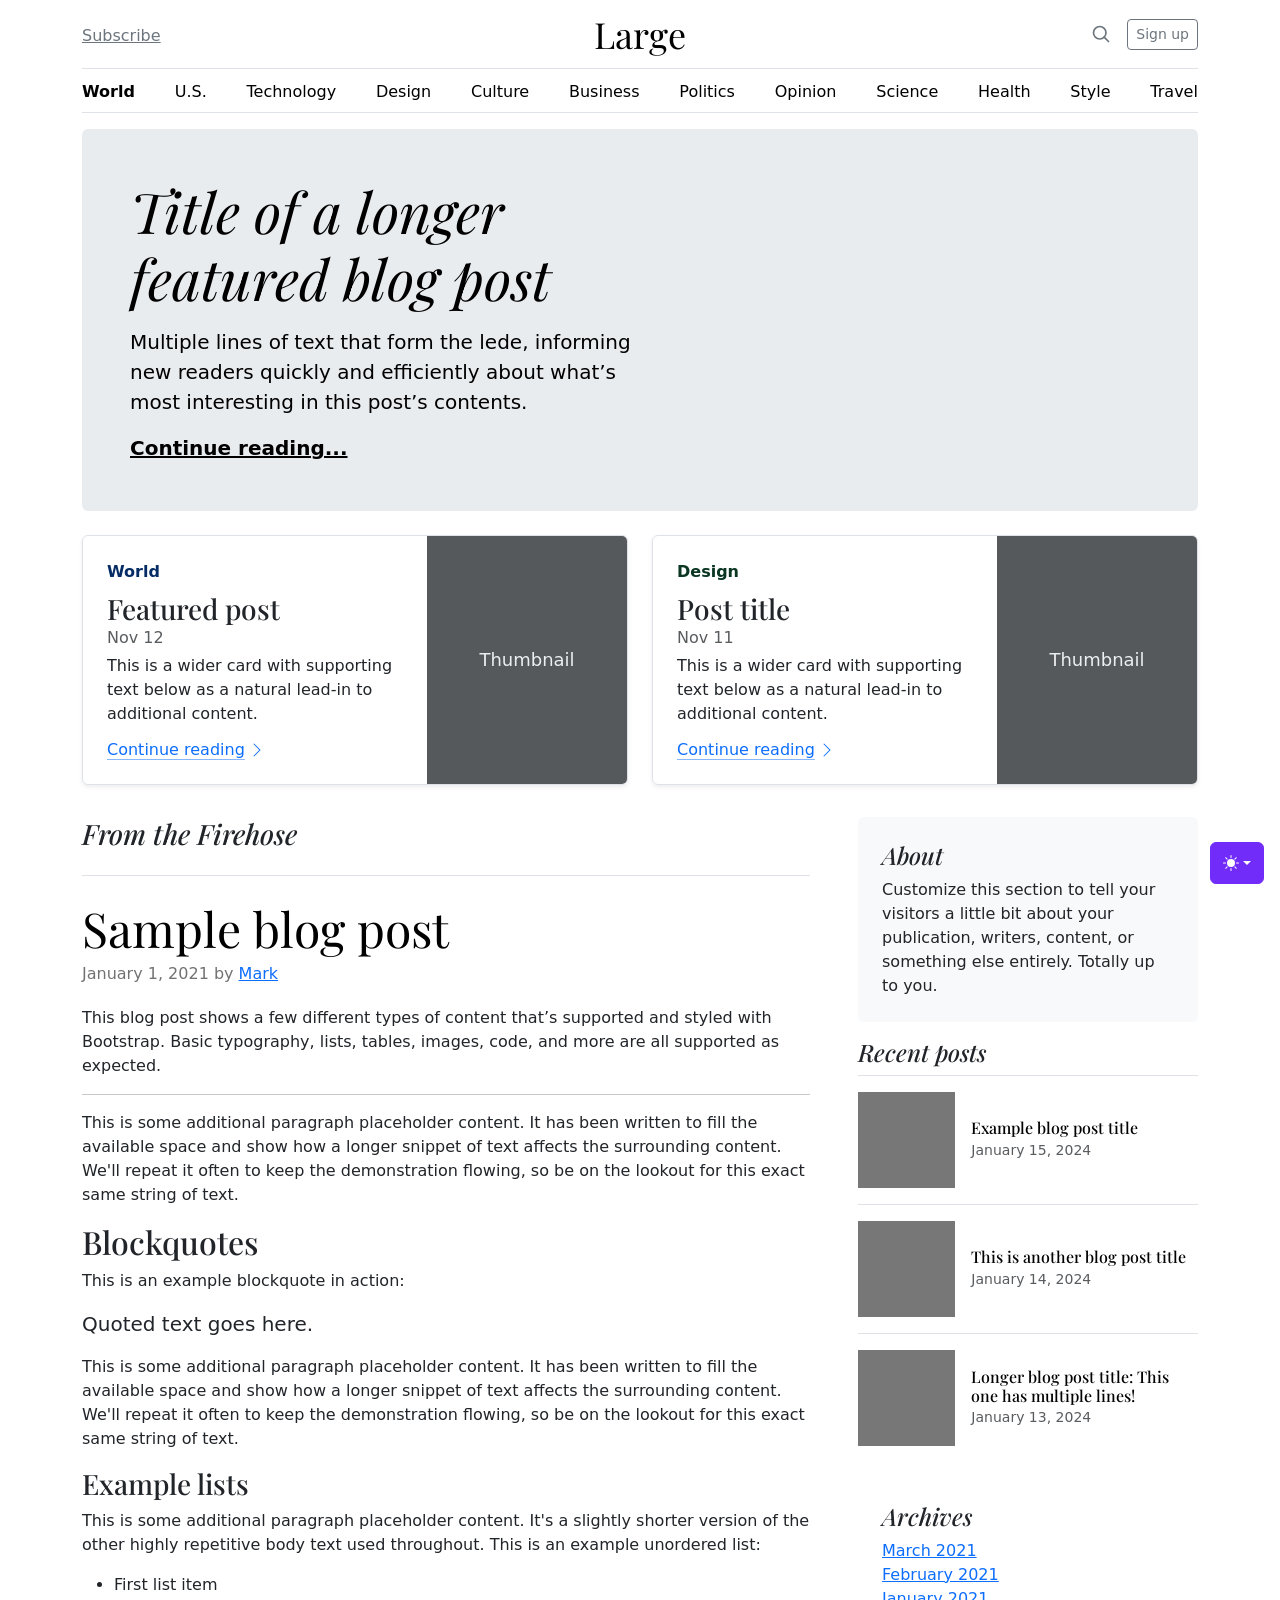
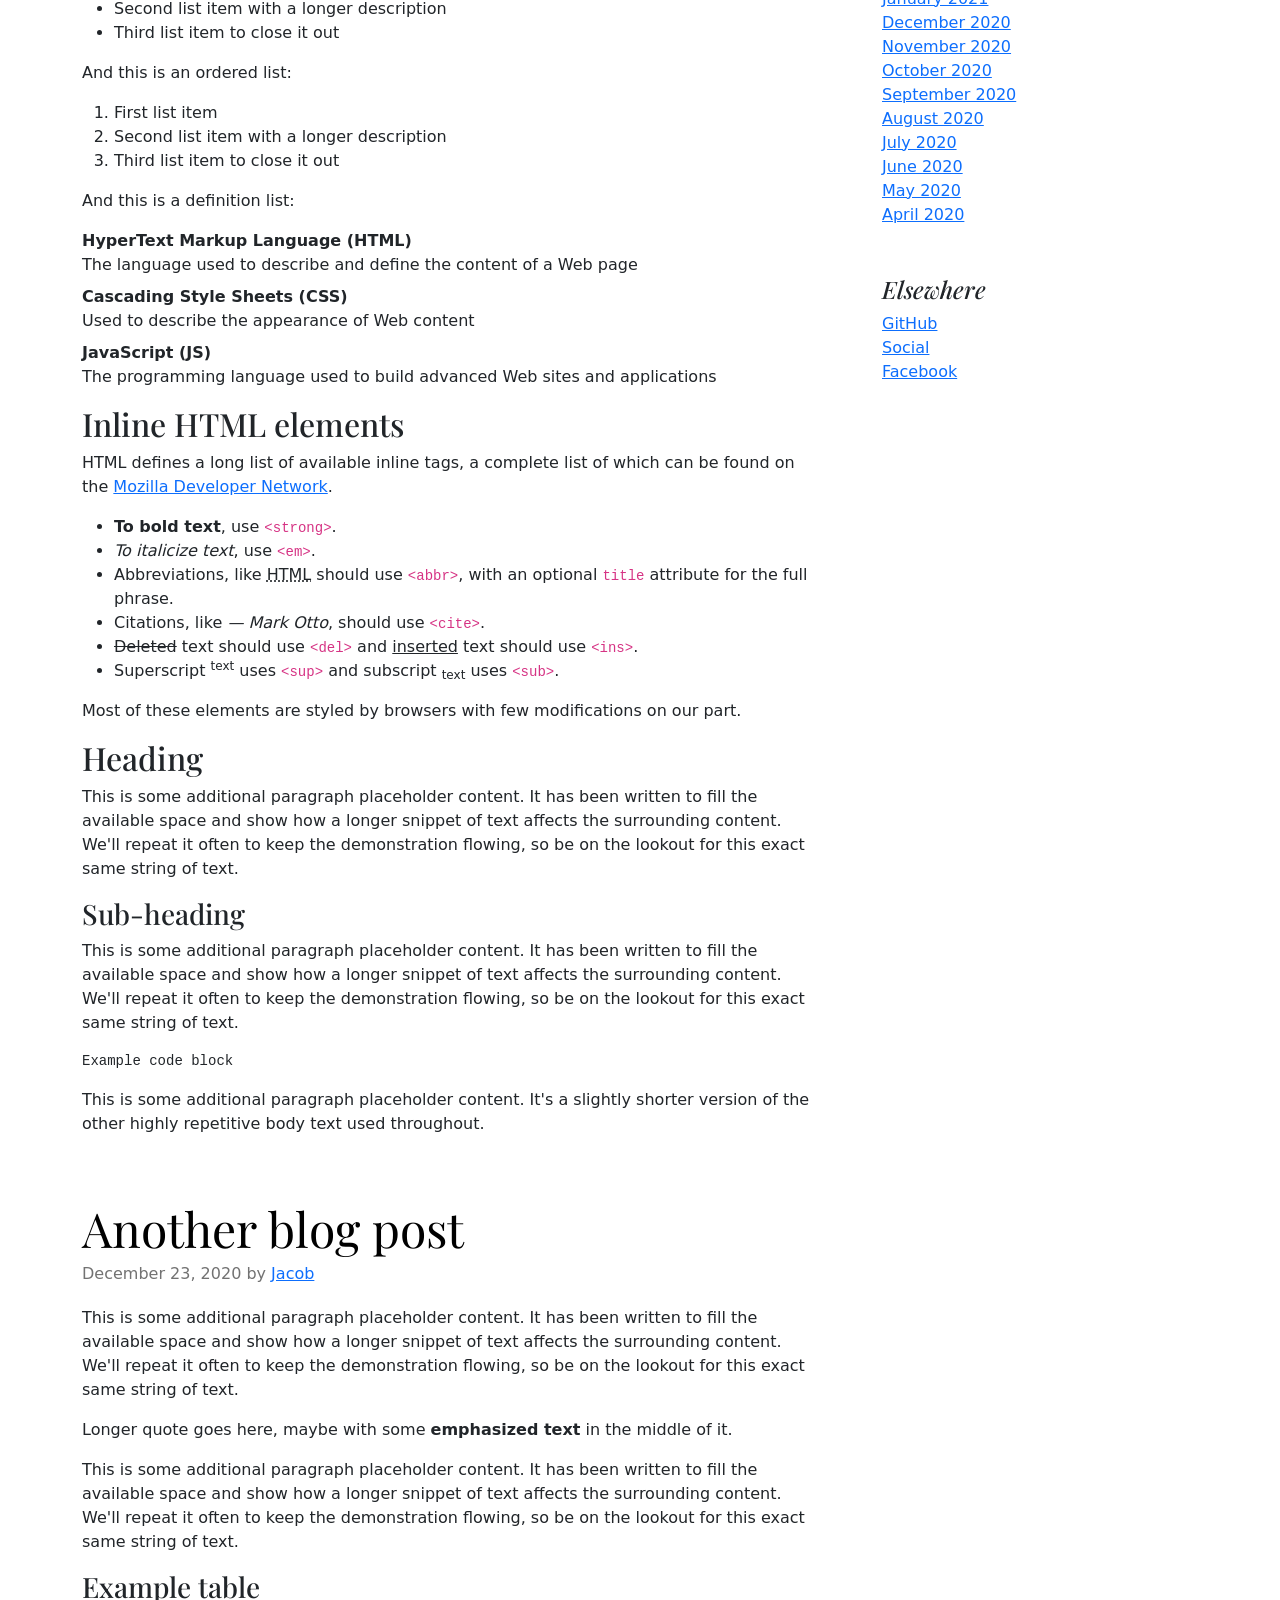
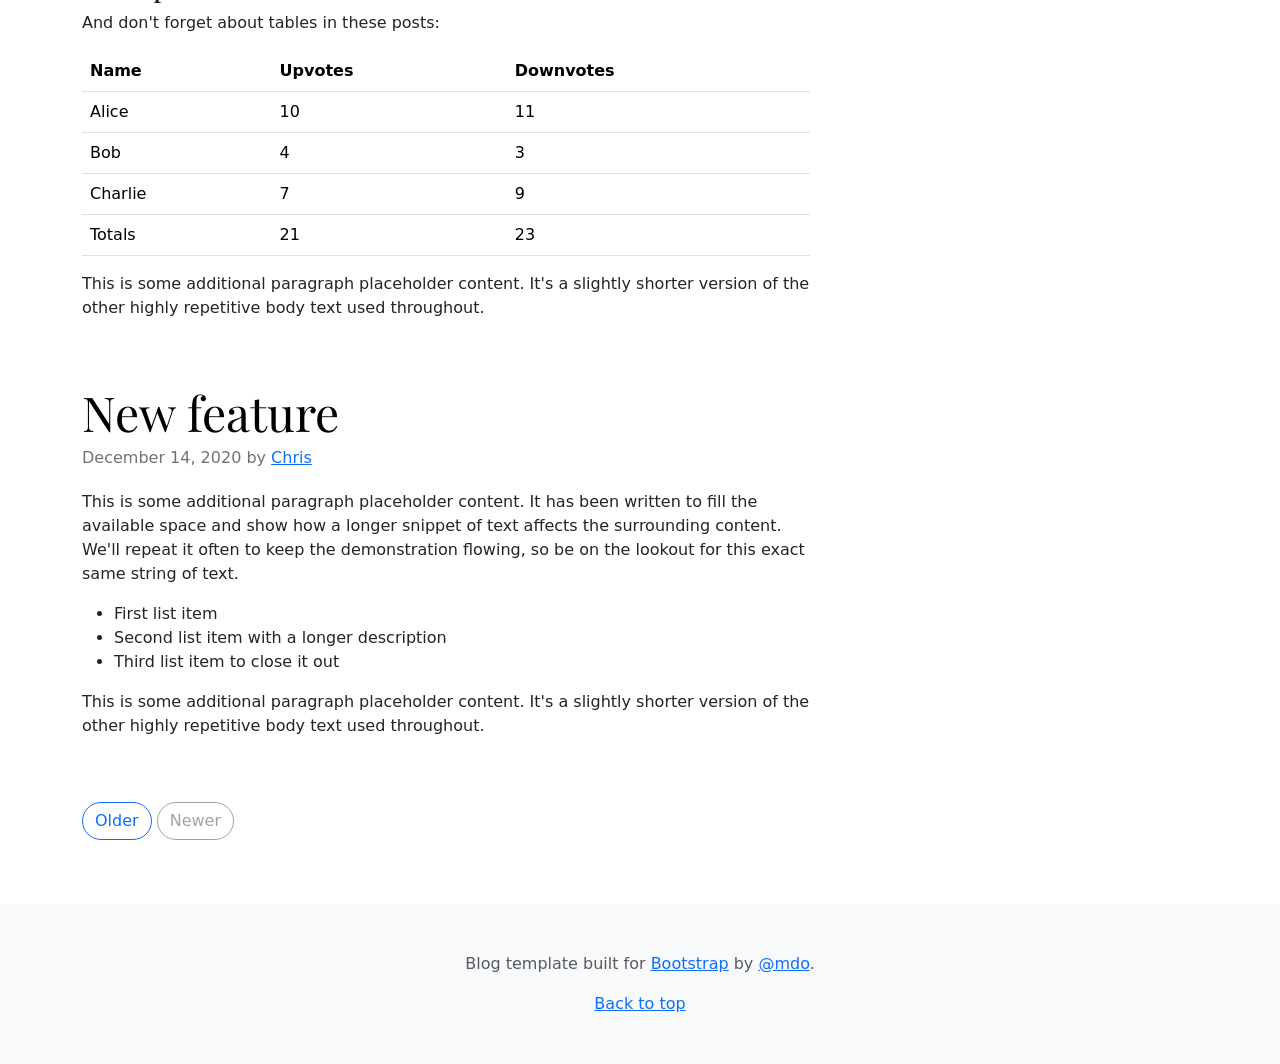
<file: Academy-Cinemas/bootstrap-5.3.8-examples/blog/index.html>
<!doctype html>
<html lang="en" data-bs-theme="auto">
  <head>
    <meta charset="utf-8" />
    <meta name="viewport" content="width=device-width, initial-scale=1" />
    <meta name="description" content="" />
    <meta
      name="author"
      content="Mark Otto, Jacob Thornton, and Bootstrap contributors"
    />
    <meta name="generator" content="Astro v5.13.2" />
    <title>Blog Template · Bootstrap v5.3</title>
    <link
      rel="canonical"
      href="https://getbootstrap.com/docs/5.3/examples/blog/"
    />
    <script src="../assets/js/color-modes.js"></script>
    <link href="../assets/dist/css/bootstrap.min.css" rel="stylesheet" />
    <meta name="theme-color" content="#712cf9" />
    <link
      href="https://fonts.googleapis.com/css?family=Playfair+Display:700,900&display=swap"
      rel="stylesheet"
    />
    <link href="blog.css" rel="stylesheet" />
    <style>
      .bd-placeholder-img {
        font-size: 1.125rem;
        text-anchor: middle;
        -webkit-user-select: none;
        -moz-user-select: none;
        user-select: none;
      }
      @media (min-width: 768px) {
        .bd-placeholder-img-lg {
          font-size: 3.5rem;
        }
      }
      .b-example-divider {
        width: 100%;
        height: 3rem;
        background-color: #0000001a;
        border: solid rgba(0, 0, 0, 0.15);
        border-width: 1px 0;
        box-shadow:
          inset 0 0.5em 1.5em #0000001a,
          inset 0 0.125em 0.5em #00000026;
      }
      .b-example-vr {
        flex-shrink: 0;
        width: 1.5rem;
        height: 100vh;
      }
      .bi {
        vertical-align: -0.125em;
        fill: currentColor;
      }
      .nav-scroller {
        position: relative;
        z-index: 2;
        height: 2.75rem;
        overflow-y: hidden;
      }
      .nav-scroller .nav {
        display: flex;
        flex-wrap: nowrap;
        padding-bottom: 1rem;
        margin-top: -1px;
        overflow-x: auto;
        text-align: center;
        white-space: nowrap;
        -webkit-overflow-scrolling: touch;
      }
      .btn-bd-primary {
        --bd-violet-bg: #712cf9;
        --bd-violet-rgb: 112.520718, 44.062154, 249.437846;
        --bs-btn-font-weight: 600;
        --bs-btn-color: var(--bs-white);
        --bs-btn-bg: var(--bd-violet-bg);
        --bs-btn-border-color: var(--bd-violet-bg);
        --bs-btn-hover-color: var(--bs-white);
        --bs-btn-hover-bg: #6528e0;
        --bs-btn-hover-border-color: #6528e0;
        --bs-btn-focus-shadow-rgb: var(--bd-violet-rgb);
        --bs-btn-active-color: var(--bs-btn-hover-color);
        --bs-btn-active-bg: #5a23c8;
        --bs-btn-active-border-color: #5a23c8;
      }
      .bd-mode-toggle {
        z-index: 1500;
      }
      .bd-mode-toggle .bi {
        width: 1em;
        height: 1em;
      }
      .bd-mode-toggle .dropdown-menu .active .bi {
        display: block !important;
      }
    </style>
  </head>
  <body>
    <svg xmlns="http://www.w3.org/2000/svg" class="d-none">
      <symbol id="check2" viewBox="0 0 16 16">
        <path
          d="M13.854 3.646a.5.5 0 0 1 0 .708l-7 7a.5.5 0 0 1-.708 0l-3.5-3.5a.5.5 0 1 1 .708-.708L6.5 10.293l6.646-6.647a.5.5 0 0 1 .708 0z"
        ></path>
      </symbol>
      <symbol id="circle-half" viewBox="0 0 16 16">
        <path
          d="M8 15A7 7 0 1 0 8 1v14zm0 1A8 8 0 1 1 8 0a8 8 0 0 1 0 16z"
        ></path>
      </symbol>
      <symbol id="moon-stars-fill" viewBox="0 0 16 16">
        <path
          d="M6 .278a.768.768 0 0 1 .08.858 7.208 7.208 0 0 0-.878 3.46c0 4.021 3.278 7.277 7.318 7.277.527 0 1.04-.055 1.533-.16a.787.787 0 0 1 .81.316.733.733 0 0 1-.031.893A8.349 8.349 0 0 1 8.344 16C3.734 16 0 12.286 0 7.71 0 4.266 2.114 1.312 5.124.06A.752.752 0 0 1 6 .278z"
        ></path>
        <path
          d="M10.794 3.148a.217.217 0 0 1 .412 0l.387 1.162c.173.518.579.924 1.097 1.097l1.162.387a.217.217 0 0 1 0 .412l-1.162.387a1.734 1.734 0 0 0-1.097 1.097l-.387 1.162a.217.217 0 0 1-.412 0l-.387-1.162A1.734 1.734 0 0 0 9.31 6.593l-1.162-.387a.217.217 0 0 1 0-.412l1.162-.387a1.734 1.734 0 0 0 1.097-1.097l.387-1.162zM13.863.099a.145.145 0 0 1 .274 0l.258.774c.115.346.386.617.732.732l.774.258a.145.145 0 0 1 0 .274l-.774.258a1.156 1.156 0 0 0-.732.732l-.258.774a.145.145 0 0 1-.274 0l-.258-.774a1.156 1.156 0 0 0-.732-.732l-.774-.258a.145.145 0 0 1 0-.274l.774-.258c.346-.115.617-.386.732-.732L13.863.1z"
        ></path>
      </symbol>
      <symbol id="sun-fill" viewBox="0 0 16 16">
        <path
          d="M8 12a4 4 0 1 0 0-8 4 4 0 0 0 0 8zM8 0a.5.5 0 0 1 .5.5v2a.5.5 0 0 1-1 0v-2A.5.5 0 0 1 8 0zm0 13a.5.5 0 0 1 .5.5v2a.5.5 0 0 1-1 0v-2A.5.5 0 0 1 8 13zm8-5a.5.5 0 0 1-.5.5h-2a.5.5 0 0 1 0-1h2a.5.5 0 0 1 .5.5zM3 8a.5.5 0 0 1-.5.5h-2a.5.5 0 0 1 0-1h2A.5.5 0 0 1 3 8zm10.657-5.657a.5.5 0 0 1 0 .707l-1.414 1.415a.5.5 0 1 1-.707-.708l1.414-1.414a.5.5 0 0 1 .707 0zm-9.193 9.193a.5.5 0 0 1 0 .707L3.05 13.657a.5.5 0 0 1-.707-.707l1.414-1.414a.5.5 0 0 1 .707 0zm9.193 2.121a.5.5 0 0 1-.707 0l-1.414-1.414a.5.5 0 0 1 .707-.707l1.414 1.414a.5.5 0 0 1 0 .707zM4.464 4.465a.5.5 0 0 1-.707 0L2.343 3.05a.5.5 0 1 1 .707-.707l1.414 1.414a.5.5 0 0 1 0 .708z"
        ></path>
      </symbol>
    </svg>
    <div
      class="dropdown position-fixed bottom-0 end-0 mb-3 me-3 bd-mode-toggle"
    >
      <button
        class="btn btn-bd-primary py-2 dropdown-toggle d-flex align-items-center"
        id="bd-theme"
        type="button"
        aria-expanded="false"
        data-bs-toggle="dropdown"
        aria-label="Toggle theme (auto)"
      >
        <svg class="bi my-1 theme-icon-active" aria-hidden="true">
          <use href="#circle-half"></use>
        </svg>
        <span class="visually-hidden" id="bd-theme-text">Toggle theme</span>
      </button>
      <ul
        class="dropdown-menu dropdown-menu-end shadow"
        aria-labelledby="bd-theme-text"
      >
        <li>
          <button
            type="button"
            class="dropdown-item d-flex align-items-center"
            data-bs-theme-value="light"
            aria-pressed="false"
          >
            <svg class="bi me-2 opacity-50" aria-hidden="true">
              <use href="#sun-fill"></use>
            </svg>
            Light
            <svg class="bi ms-auto d-none" aria-hidden="true">
              <use href="#check2"></use>
            </svg>
          </button>
        </li>
        <li>
          <button
            type="button"
            class="dropdown-item d-flex align-items-center"
            data-bs-theme-value="dark"
            aria-pressed="false"
          >
            <svg class="bi me-2 opacity-50" aria-hidden="true">
              <use href="#moon-stars-fill"></use>
            </svg>
            Dark
            <svg class="bi ms-auto d-none" aria-hidden="true">
              <use href="#check2"></use>
            </svg>
          </button>
        </li>
        <li>
          <button
            type="button"
            class="dropdown-item d-flex align-items-center active"
            data-bs-theme-value="auto"
            aria-pressed="true"
          >
            <svg class="bi me-2 opacity-50" aria-hidden="true">
              <use href="#circle-half"></use>
            </svg>
            Auto
            <svg class="bi ms-auto d-none" aria-hidden="true">
              <use href="#check2"></use>
            </svg>
          </button>
        </li>
      </ul>
    </div>
    <svg xmlns="http://www.w3.org/2000/svg" class="d-none">
      <symbol
        id="aperture"
        fill="none"
        stroke="currentColor"
        stroke-linecap="round"
        stroke-linejoin="round"
        stroke-width="2"
        viewBox="0 0 24 24"
      >
        <circle cx="12" cy="12" r="10"></circle>
        <path
          d="M14.31 8l5.74 9.94M9.69 8h11.48M7.38 12l5.74-9.94M9.69 16L3.95 6.06M14.31 16H2.83m13.79-4l-5.74 9.94"
        ></path>
      </symbol>
      <symbol id="cart" viewBox="0 0 16 16">
        <path
          d="M0 1.5A.5.5 0 0 1 .5 1H2a.5.5 0 0 1 .485.379L2.89 3H14.5a.5.5 0 0 1 .49.598l-1 5a.5.5 0 0 1-.465.401l-9.397.472L4.415 11H13a.5.5 0 0 1 0 1H4a.5.5 0 0 1-.491-.408L2.01 3.607 1.61 2H.5a.5.5 0 0 1-.5-.5zM3.102 4l.84 4.479 9.144-.459L13.89 4H3.102zM5 12a2 2 0 1 0 0 4 2 2 0 0 0 0-4zm7 0a2 2 0 1 0 0 4 2 2 0 0 0 0-4zm-7 1a1 1 0 1 1 0 2 1 1 0 0 1 0-2zm7 0a1 1 0 1 1 0 2 1 1 0 0 1 0-2z"
        ></path>
      </symbol>
      <symbol id="chevron-right" viewBox="0 0 16 16">
        <path
          fill-rule="evenodd"
          d="M4.646 1.646a.5.5 0 0 1 .708 0l6 6a.5.5 0 0 1 0 .708l-6 6a.5.5 0 0 1-.708-.708L10.293 8 4.646 2.354a.5.5 0 0 1 0-.708z"
        ></path>
      </symbol>
    </svg>
    <div class="container">
      <header class="border-bottom lh-1 py-3">
        <div class="row flex-nowrap justify-content-between align-items-center">
          <div class="col-4 pt-1">
            <a class="link-secondary" href="#">Subscribe</a>
          </div>
          <div class="col-4 text-center">
            <a
              class="blog-header-logo text-body-emphasis text-decoration-none"
              href="#"
              >Large</a
            >
          </div>
          <div class="col-4 d-flex justify-content-end align-items-center">
            <a class="link-secondary" href="#" aria-label="Search">
              <svg
                xmlns="http://www.w3.org/2000/svg"
                width="20"
                height="20"
                fill="none"
                stroke="currentColor"
                stroke-linecap="round"
                stroke-linejoin="round"
                stroke-width="2"
                class="mx-3"
                role="img"
                viewBox="0 0 24 24"
              >
                <title>Search</title>
                <circle cx="10.5" cy="10.5" r="7.5"></circle>
                <path d="M21 21l-5.2-5.2"></path>
              </svg>
            </a>
            <a class="btn btn-sm btn-outline-secondary" href="#">Sign up</a>
          </div>
        </div>
      </header>
      <div class="nav-scroller py-1 mb-3 border-bottom">
        <nav class="nav nav-underline justify-content-between">
          <a class="nav-item nav-link link-body-emphasis active" href="#"
            >World</a
          >
          <a class="nav-item nav-link link-body-emphasis" href="#">U.S.</a>
          <a class="nav-item nav-link link-body-emphasis" href="#"
            >Technology</a
          >
          <a class="nav-item nav-link link-body-emphasis" href="#">Design</a>
          <a class="nav-item nav-link link-body-emphasis" href="#">Culture</a>
          <a class="nav-item nav-link link-body-emphasis" href="#">Business</a>
          <a class="nav-item nav-link link-body-emphasis" href="#">Politics</a>
          <a class="nav-item nav-link link-body-emphasis" href="#">Opinion</a>
          <a class="nav-item nav-link link-body-emphasis" href="#">Science</a>
          <a class="nav-item nav-link link-body-emphasis" href="#">Health</a>
          <a class="nav-item nav-link link-body-emphasis" href="#">Style</a>
          <a class="nav-item nav-link link-body-emphasis" href="#">Travel</a>
        </nav>
      </div>
    </div>
    <main class="container">
      <div class="p-4 p-md-5 mb-4 rounded text-body-emphasis bg-body-secondary">
        <div class="col-lg-6 px-0">
          <h1 class="display-4 fst-italic">
            Title of a longer featured blog post
          </h1>
          <p class="lead my-3">
            Multiple lines of text that form the lede, informing new readers
            quickly and efficiently about what’s most interesting in this post’s
            contents.
          </p>
          <p class="lead mb-0">
            <a href="#" class="text-body-emphasis fw-bold"
              >Continue reading...</a
            >
          </p>
        </div>
      </div>
      <div class="row mb-2">
        <div class="col-md-6">
          <div
            class="row g-0 border rounded overflow-hidden flex-md-row mb-4 shadow-sm h-md-250 position-relative"
          >
            <div class="col p-4 d-flex flex-column position-static">
              <strong class="d-inline-block mb-2 text-primary-emphasis"
                >World</strong
              >
              <h3 class="mb-0">Featured post</h3>
              <div class="mb-1 text-body-secondary">Nov 12</div>
              <p class="card-text mb-auto">
                This is a wider card with supporting text below as a natural
                lead-in to additional content.
              </p>
              <a
                href="#"
                class="icon-link gap-1 icon-link-hover stretched-link"
              >
                Continue reading
                <svg class="bi" aria-hidden="true">
                  <use xlink:href="#chevron-right"></use>
                </svg>
              </a>
            </div>
            <div class="col-auto d-none d-lg-block">
              <svg
                aria-label="Placeholder: Thumbnail"
                class="bd-placeholder-img"
                height="250"
                preserveAspectRatio="xMidYMid slice"
                role="img"
                width="200"
                xmlns="http://www.w3.org/2000/svg"
              >
                <title>Placeholder</title>
                <rect width="100%" height="100%" fill="#55595c"></rect>
                <text x="50%" y="50%" fill="#eceeef" dy=".3em">Thumbnail</text>
              </svg>
            </div>
          </div>
        </div>
        <div class="col-md-6">
          <div
            class="row g-0 border rounded overflow-hidden flex-md-row mb-4 shadow-sm h-md-250 position-relative"
          >
            <div class="col p-4 d-flex flex-column position-static">
              <strong class="d-inline-block mb-2 text-success-emphasis"
                >Design</strong
              >
              <h3 class="mb-0">Post title</h3>
              <div class="mb-1 text-body-secondary">Nov 11</div>
              <p class="mb-auto">
                This is a wider card with supporting text below as a natural
                lead-in to additional content.
              </p>
              <a
                href="#"
                class="icon-link gap-1 icon-link-hover stretched-link"
              >
                Continue reading
                <svg class="bi" aria-hidden="true">
                  <use xlink:href="#chevron-right"></use>
                </svg>
              </a>
            </div>
            <div class="col-auto d-none d-lg-block">
              <svg
                aria-label="Placeholder: Thumbnail"
                class="bd-placeholder-img"
                height="250"
                preserveAspectRatio="xMidYMid slice"
                role="img"
                width="200"
                xmlns="http://www.w3.org/2000/svg"
              >
                <title>Placeholder</title>
                <rect width="100%" height="100%" fill="#55595c"></rect>
                <text x="50%" y="50%" fill="#eceeef" dy=".3em">Thumbnail</text>
              </svg>
            </div>
          </div>
        </div>
      </div>
      <div class="row g-5">
        <div class="col-md-8">
          <h3 class="pb-4 mb-4 fst-italic border-bottom">From the Firehose</h3>
          <article class="blog-post">
            <h2 class="display-5 link-body-emphasis mb-1">Sample blog post</h2>
            <p class="blog-post-meta">
              January 1, 2021 by <a href="#">Mark</a>
            </p>
            <p>
              This blog post shows a few different types of content that’s
              supported and styled with Bootstrap. Basic typography, lists,
              tables, images, code, and more are all supported as expected.
            </p>
            <hr />
            <p>
              This is some additional paragraph placeholder content. It has been
              written to fill the available space and show how a longer snippet
              of text affects the surrounding content. We'll repeat it often to
              keep the demonstration flowing, so be on the lookout for this
              exact same string of text.
            </p>
            <h2>Blockquotes</h2>
            <p>This is an example blockquote in action:</p>
            <blockquote class="blockquote">
              <p>Quoted text goes here.</p>
            </blockquote>
            <p>
              This is some additional paragraph placeholder content. It has been
              written to fill the available space and show how a longer snippet
              of text affects the surrounding content. We'll repeat it often to
              keep the demonstration flowing, so be on the lookout for this
              exact same string of text.
            </p>
            <h3>Example lists</h3>
            <p>
              This is some additional paragraph placeholder content. It's a
              slightly shorter version of the other highly repetitive body text
              used throughout. This is an example unordered list:
            </p>
            <ul>
              <li>First list item</li>
              <li>Second list item with a longer description</li>
              <li>Third list item to close it out</li>
            </ul>
            <p>And this is an ordered list:</p>
            <ol>
              <li>First list item</li>
              <li>Second list item with a longer description</li>
              <li>Third list item to close it out</li>
            </ol>
            <p>And this is a definition list:</p>
            <dl>
              <dt>HyperText Markup Language (HTML)</dt>
              <dd>
                The language used to describe and define the content of a Web
                page
              </dd>
              <dt>Cascading Style Sheets (CSS)</dt>
              <dd>Used to describe the appearance of Web content</dd>
              <dt>JavaScript (JS)</dt>
              <dd>
                The programming language used to build advanced Web sites and
                applications
              </dd>
            </dl>
            <h2>Inline HTML elements</h2>
            <p>
              HTML defines a long list of available inline tags, a complete list
              of which can be found on the
              <a
                href="https://developer.mozilla.org/en-US/docs/Web/HTML/Element"
                >Mozilla Developer Network</a
              >.
            </p>
            <ul>
              <li>
                <strong>To bold text</strong>, use
                <code class="language-plaintext highlighter-rouge"
                  >&lt;strong&gt;</code
                >.
              </li>
              <li>
                <em>To italicize text</em>, use
                <code class="language-plaintext highlighter-rouge"
                  >&lt;em&gt;</code
                >.
              </li>
              <li>
                Abbreviations, like
                <abbr title="HyperText Markup Language">HTML</abbr> should use
                <code class="language-plaintext highlighter-rouge"
                  >&lt;abbr&gt;</code
                >, with an optional
                <code class="language-plaintext highlighter-rouge">title</code>
                attribute for the full phrase.
              </li>
              <li>
                Citations, like <cite>— Mark Otto</cite>, should use
                <code class="language-plaintext highlighter-rouge"
                  >&lt;cite&gt;</code
                >.
              </li>
              <li>
                <del>Deleted</del> text should use
                <code class="language-plaintext highlighter-rouge"
                  >&lt;del&gt;</code
                >
                and <ins>inserted</ins> text should use
                <code class="language-plaintext highlighter-rouge"
                  >&lt;ins&gt;</code
                >.
              </li>
              <li>
                Superscript <sup>text</sup> uses
                <code class="language-plaintext highlighter-rouge"
                  >&lt;sup&gt;</code
                >
                and subscript <sub>text</sub> uses
                <code class="language-plaintext highlighter-rouge"
                  >&lt;sub&gt;</code
                >.
              </li>
            </ul>
            <p>
              Most of these elements are styled by browsers with few
              modifications on our part.
            </p>
            <h2>Heading</h2>
            <p>
              This is some additional paragraph placeholder content. It has been
              written to fill the available space and show how a longer snippet
              of text affects the surrounding content. We'll repeat it often to
              keep the demonstration flowing, so be on the lookout for this
              exact same string of text.
            </p>
            <h3>Sub-heading</h3>
            <p>
              This is some additional paragraph placeholder content. It has been
              written to fill the available space and show how a longer snippet
              of text affects the surrounding content. We'll repeat it often to
              keep the demonstration flowing, so be on the lookout for this
              exact same string of text.
            </p>
            <pre><code>Example code block</code></pre>
            <p>
              This is some additional paragraph placeholder content. It's a
              slightly shorter version of the other highly repetitive body text
              used throughout.
            </p>
          </article>
          <article class="blog-post">
            <h2 class="display-5 link-body-emphasis mb-1">Another blog post</h2>
            <p class="blog-post-meta">
              December 23, 2020 by <a href="#">Jacob</a>
            </p>
            <p>
              This is some additional paragraph placeholder content. It has been
              written to fill the available space and show how a longer snippet
              of text affects the surrounding content. We'll repeat it often to
              keep the demonstration flowing, so be on the lookout for this
              exact same string of text.
            </p>
            <blockquote>
              <p>
                Longer quote goes here, maybe with some
                <strong>emphasized text</strong> in the middle of it.
              </p>
            </blockquote>
            <p>
              This is some additional paragraph placeholder content. It has been
              written to fill the available space and show how a longer snippet
              of text affects the surrounding content. We'll repeat it often to
              keep the demonstration flowing, so be on the lookout for this
              exact same string of text.
            </p>
            <h3>Example table</h3>
            <p>And don't forget about tables in these posts:</p>
            <table class="table">
              <thead>
                <tr>
                  <th>Name</th>
                  <th>Upvotes</th>
                  <th>Downvotes</th>
                </tr>
              </thead>
              <tbody>
                <tr>
                  <td>Alice</td>
                  <td>10</td>
                  <td>11</td>
                </tr>
                <tr>
                  <td>Bob</td>
                  <td>4</td>
                  <td>3</td>
                </tr>
                <tr>
                  <td>Charlie</td>
                  <td>7</td>
                  <td>9</td>
                </tr>
              </tbody>
              <tfoot>
                <tr>
                  <td>Totals</td>
                  <td>21</td>
                  <td>23</td>
                </tr>
              </tfoot>
            </table>
            <p>
              This is some additional paragraph placeholder content. It's a
              slightly shorter version of the other highly repetitive body text
              used throughout.
            </p>
          </article>
          <article class="blog-post">
            <h2 class="display-5 link-body-emphasis mb-1">New feature</h2>
            <p class="blog-post-meta">
              December 14, 2020 by <a href="#">Chris</a>
            </p>
            <p>
              This is some additional paragraph placeholder content. It has been
              written to fill the available space and show how a longer snippet
              of text affects the surrounding content. We'll repeat it often to
              keep the demonstration flowing, so be on the lookout for this
              exact same string of text.
            </p>
            <ul>
              <li>First list item</li>
              <li>Second list item with a longer description</li>
              <li>Third list item to close it out</li>
            </ul>
            <p>
              This is some additional paragraph placeholder content. It's a
              slightly shorter version of the other highly repetitive body text
              used throughout.
            </p>
          </article>
          <nav class="blog-pagination" aria-label="Pagination">
            <a class="btn btn-outline-primary rounded-pill" href="#">Older</a>
            <a
              class="btn btn-outline-secondary rounded-pill disabled"
              aria-disabled="true"
              >Newer</a
            >
          </nav>
        </div>
        <div class="col-md-4">
          <div class="position-sticky" style="top: 2rem">
            <div class="p-4 mb-3 bg-body-tertiary rounded">
              <h4 class="fst-italic">About</h4>
              <p class="mb-0">
                Customize this section to tell your visitors a little bit about
                your publication, writers, content, or something else entirely.
                Totally up to you.
              </p>
            </div>
            <div>
              <h4 class="fst-italic">Recent posts</h4>
              <ul class="list-unstyled">
                <li>
                  <a
                    class="d-flex flex-column flex-lg-row gap-3 align-items-start align-items-lg-center py-3 link-body-emphasis text-decoration-none border-top"
                    href="#"
                  >
                    <svg
                      aria-hidden="true"
                      class="bd-placeholder-img"
                      height="96"
                      preserveAspectRatio="xMidYMid slice"
                      width="100%"
                      xmlns="http://www.w3.org/2000/svg"
                    >
                      <rect width="100%" height="100%" fill="#777"></rect>
                    </svg>
                    <div class="col-lg-8">
                      <h6 class="mb-0">Example blog post title</h6>
                      <small class="text-body-secondary"
                        >January 15, 2024</small
                      >
                    </div>
                  </a>
                </li>
                <li>
                  <a
                    class="d-flex flex-column flex-lg-row gap-3 align-items-start align-items-lg-center py-3 link-body-emphasis text-decoration-none border-top"
                    href="#"
                  >
                    <svg
                      aria-hidden="true"
                      class="bd-placeholder-img"
                      height="96"
                      preserveAspectRatio="xMidYMid slice"
                      width="100%"
                      xmlns="http://www.w3.org/2000/svg"
                    >
                      <rect width="100%" height="100%" fill="#777"></rect>
                    </svg>
                    <div class="col-lg-8">
                      <h6 class="mb-0">This is another blog post title</h6>
                      <small class="text-body-secondary"
                        >January 14, 2024</small
                      >
                    </div>
                  </a>
                </li>
                <li>
                  <a
                    class="d-flex flex-column flex-lg-row gap-3 align-items-start align-items-lg-center py-3 link-body-emphasis text-decoration-none border-top"
                    href="#"
                  >
                    <svg
                      aria-hidden="true"
                      class="bd-placeholder-img"
                      height="96"
                      preserveAspectRatio="xMidYMid slice"
                      width="100%"
                      xmlns="http://www.w3.org/2000/svg"
                    >
                      <rect width="100%" height="100%" fill="#777"></rect>
                    </svg>
                    <div class="col-lg-8">
                      <h6 class="mb-0">
                        Longer blog post title: This one has multiple lines!
                      </h6>
                      <small class="text-body-secondary"
                        >January 13, 2024</small
                      >
                    </div>
                  </a>
                </li>
              </ul>
            </div>
            <div class="p-4">
              <h4 class="fst-italic">Archives</h4>
              <ol class="list-unstyled mb-0">
                <li><a href="#">March 2021</a></li>
                <li><a href="#">February 2021</a></li>
                <li><a href="#">January 2021</a></li>
                <li><a href="#">December 2020</a></li>
                <li><a href="#">November 2020</a></li>
                <li><a href="#">October 2020</a></li>
                <li><a href="#">September 2020</a></li>
                <li><a href="#">August 2020</a></li>
                <li><a href="#">July 2020</a></li>
                <li><a href="#">June 2020</a></li>
                <li><a href="#">May 2020</a></li>
                <li><a href="#">April 2020</a></li>
              </ol>
            </div>
            <div class="p-4">
              <h4 class="fst-italic">Elsewhere</h4>
              <ol class="list-unstyled">
                <li><a href="#">GitHub</a></li>
                <li><a href="#">Social</a></li>
                <li><a href="#">Facebook</a></li>
              </ol>
            </div>
          </div>
        </div>
      </div>
    </main>
    <footer class="py-5 text-center text-body-secondary bg-body-tertiary">
      <p>
        Blog template built for
        <a href="https://getbootstrap.com/">Bootstrap</a> by
        <a href="https://x.com/mdo">@mdo</a>.
      </p>
      <p class="mb-0"><a href="#">Back to top</a></p>
    </footer>
    <script
      src="../assets/dist/js/bootstrap.bundle.min.js"
      class="astro-vvvwv3sm"
    ></script>
  </body>
</html>
</file>
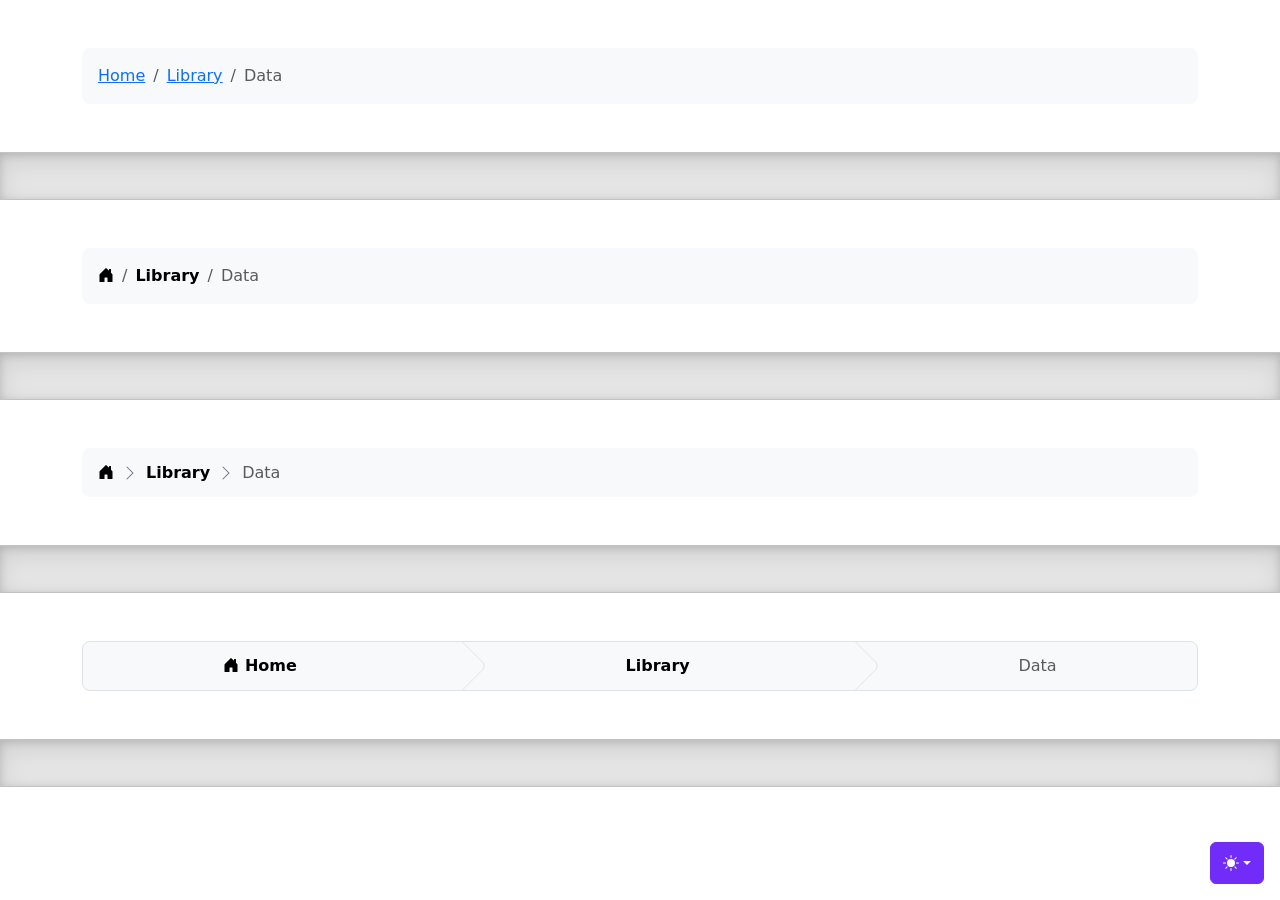
<file: Academy-Cinemas/bootstrap-5.3.8-examples/breadcrumbs/index.html>
<!doctype html>
<html lang="en" data-bs-theme="auto">
  <head>
    <meta charset="utf-8" />
    <meta name="viewport" content="width=device-width, initial-scale=1" />
    <meta name="description" content="" />
    <meta
      name="author"
      content="Mark Otto, Jacob Thornton, and Bootstrap contributors"
    />
    <meta name="generator" content="Astro v5.13.2" />
    <title>Breadcrumbs · Bootstrap v5.3</title>
    <link
      rel="canonical"
      href="https://getbootstrap.com/docs/5.3/examples/breadcrumbs/"
    />
    <script src="../assets/js/color-modes.js"></script>
    <link href="../assets/dist/css/bootstrap.min.css" rel="stylesheet" />
    <meta name="theme-color" content="#712cf9" />
    <link href="breadcrumbs.css" rel="stylesheet" />
    <style>
      .bd-placeholder-img {
        font-size: 1.125rem;
        text-anchor: middle;
        -webkit-user-select: none;
        -moz-user-select: none;
        user-select: none;
      }
      @media (min-width: 768px) {
        .bd-placeholder-img-lg {
          font-size: 3.5rem;
        }
      }
      .b-example-divider {
        width: 100%;
        height: 3rem;
        background-color: #0000001a;
        border: solid rgba(0, 0, 0, 0.15);
        border-width: 1px 0;
        box-shadow:
          inset 0 0.5em 1.5em #0000001a,
          inset 0 0.125em 0.5em #00000026;
      }
      .b-example-vr {
        flex-shrink: 0;
        width: 1.5rem;
        height: 100vh;
      }
      .bi {
        vertical-align: -0.125em;
        fill: currentColor;
      }
      .nav-scroller {
        position: relative;
        z-index: 2;
        height: 2.75rem;
        overflow-y: hidden;
      }
      .nav-scroller .nav {
        display: flex;
        flex-wrap: nowrap;
        padding-bottom: 1rem;
        margin-top: -1px;
        overflow-x: auto;
        text-align: center;
        white-space: nowrap;
        -webkit-overflow-scrolling: touch;
      }
      .btn-bd-primary {
        --bd-violet-bg: #712cf9;
        --bd-violet-rgb: 112.520718, 44.062154, 249.437846;
        --bs-btn-font-weight: 600;
        --bs-btn-color: var(--bs-white);
        --bs-btn-bg: var(--bd-violet-bg);
        --bs-btn-border-color: var(--bd-violet-bg);
        --bs-btn-hover-color: var(--bs-white);
        --bs-btn-hover-bg: #6528e0;
        --bs-btn-hover-border-color: #6528e0;
        --bs-btn-focus-shadow-rgb: var(--bd-violet-rgb);
        --bs-btn-active-color: var(--bs-btn-hover-color);
        --bs-btn-active-bg: #5a23c8;
        --bs-btn-active-border-color: #5a23c8;
      }
      .bd-mode-toggle {
        z-index: 1500;
      }
      .bd-mode-toggle .bi {
        width: 1em;
        height: 1em;
      }
      .bd-mode-toggle .dropdown-menu .active .bi {
        display: block !important;
      }
    </style>
  </head>
  <body>
    <svg xmlns="http://www.w3.org/2000/svg" class="d-none">
      <symbol id="check2" viewBox="0 0 16 16">
        <path
          d="M13.854 3.646a.5.5 0 0 1 0 .708l-7 7a.5.5 0 0 1-.708 0l-3.5-3.5a.5.5 0 1 1 .708-.708L6.5 10.293l6.646-6.647a.5.5 0 0 1 .708 0z"
        ></path>
      </symbol>
      <symbol id="circle-half" viewBox="0 0 16 16">
        <path
          d="M8 15A7 7 0 1 0 8 1v14zm0 1A8 8 0 1 1 8 0a8 8 0 0 1 0 16z"
        ></path>
      </symbol>
      <symbol id="moon-stars-fill" viewBox="0 0 16 16">
        <path
          d="M6 .278a.768.768 0 0 1 .08.858 7.208 7.208 0 0 0-.878 3.46c0 4.021 3.278 7.277 7.318 7.277.527 0 1.04-.055 1.533-.16a.787.787 0 0 1 .81.316.733.733 0 0 1-.031.893A8.349 8.349 0 0 1 8.344 16C3.734 16 0 12.286 0 7.71 0 4.266 2.114 1.312 5.124.06A.752.752 0 0 1 6 .278z"
        ></path>
        <path
          d="M10.794 3.148a.217.217 0 0 1 .412 0l.387 1.162c.173.518.579.924 1.097 1.097l1.162.387a.217.217 0 0 1 0 .412l-1.162.387a1.734 1.734 0 0 0-1.097 1.097l-.387 1.162a.217.217 0 0 1-.412 0l-.387-1.162A1.734 1.734 0 0 0 9.31 6.593l-1.162-.387a.217.217 0 0 1 0-.412l1.162-.387a1.734 1.734 0 0 0 1.097-1.097l.387-1.162zM13.863.099a.145.145 0 0 1 .274 0l.258.774c.115.346.386.617.732.732l.774.258a.145.145 0 0 1 0 .274l-.774.258a1.156 1.156 0 0 0-.732.732l-.258.774a.145.145 0 0 1-.274 0l-.258-.774a1.156 1.156 0 0 0-.732-.732l-.774-.258a.145.145 0 0 1 0-.274l.774-.258c.346-.115.617-.386.732-.732L13.863.1z"
        ></path>
      </symbol>
      <symbol id="sun-fill" viewBox="0 0 16 16">
        <path
          d="M8 12a4 4 0 1 0 0-8 4 4 0 0 0 0 8zM8 0a.5.5 0 0 1 .5.5v2a.5.5 0 0 1-1 0v-2A.5.5 0 0 1 8 0zm0 13a.5.5 0 0 1 .5.5v2a.5.5 0 0 1-1 0v-2A.5.5 0 0 1 8 13zm8-5a.5.5 0 0 1-.5.5h-2a.5.5 0 0 1 0-1h2a.5.5 0 0 1 .5.5zM3 8a.5.5 0 0 1-.5.5h-2a.5.5 0 0 1 0-1h2A.5.5 0 0 1 3 8zm10.657-5.657a.5.5 0 0 1 0 .707l-1.414 1.415a.5.5 0 1 1-.707-.708l1.414-1.414a.5.5 0 0 1 .707 0zm-9.193 9.193a.5.5 0 0 1 0 .707L3.05 13.657a.5.5 0 0 1-.707-.707l1.414-1.414a.5.5 0 0 1 .707 0zm9.193 2.121a.5.5 0 0 1-.707 0l-1.414-1.414a.5.5 0 0 1 .707-.707l1.414 1.414a.5.5 0 0 1 0 .707zM4.464 4.465a.5.5 0 0 1-.707 0L2.343 3.05a.5.5 0 1 1 .707-.707l1.414 1.414a.5.5 0 0 1 0 .708z"
        ></path>
      </symbol>
    </svg>
    <div
      class="dropdown position-fixed bottom-0 end-0 mb-3 me-3 bd-mode-toggle"
    >
      <button
        class="btn btn-bd-primary py-2 dropdown-toggle d-flex align-items-center"
        id="bd-theme"
        type="button"
        aria-expanded="false"
        data-bs-toggle="dropdown"
        aria-label="Toggle theme (auto)"
      >
        <svg class="bi my-1 theme-icon-active" aria-hidden="true">
          <use href="#circle-half"></use>
        </svg>
        <span class="visually-hidden" id="bd-theme-text">Toggle theme</span>
      </button>
      <ul
        class="dropdown-menu dropdown-menu-end shadow"
        aria-labelledby="bd-theme-text"
      >
        <li>
          <button
            type="button"
            class="dropdown-item d-flex align-items-center"
            data-bs-theme-value="light"
            aria-pressed="false"
          >
            <svg class="bi me-2 opacity-50" aria-hidden="true">
              <use href="#sun-fill"></use>
            </svg>
            Light
            <svg class="bi ms-auto d-none" aria-hidden="true">
              <use href="#check2"></use>
            </svg>
          </button>
        </li>
        <li>
          <button
            type="button"
            class="dropdown-item d-flex align-items-center"
            data-bs-theme-value="dark"
            aria-pressed="false"
          >
            <svg class="bi me-2 opacity-50" aria-hidden="true">
              <use href="#moon-stars-fill"></use>
            </svg>
            Dark
            <svg class="bi ms-auto d-none" aria-hidden="true">
              <use href="#check2"></use>
            </svg>
          </button>
        </li>
        <li>
          <button
            type="button"
            class="dropdown-item d-flex align-items-center active"
            data-bs-theme-value="auto"
            aria-pressed="true"
          >
            <svg class="bi me-2 opacity-50" aria-hidden="true">
              <use href="#circle-half"></use>
            </svg>
            Auto
            <svg class="bi ms-auto d-none" aria-hidden="true">
              <use href="#check2"></use>
            </svg>
          </button>
        </li>
      </ul>
    </div>
    <svg xmlns="http://www.w3.org/2000/svg" class="d-none">
      <symbol id="house-door-fill" viewBox="0 0 16 16">
        <path
          d="M6.5 14.5v-3.505c0-.245.25-.495.5-.495h2c.25 0 .5.25.5.5v3.5a.5.5 0 0 0 .5.5h4a.5.5 0 0 0 .5-.5v-7a.5.5 0 0 0-.146-.354L13 5.793V2.5a.5.5 0 0 0-.5-.5h-1a.5.5 0 0 0-.5.5v1.293L8.354 1.146a.5.5 0 0 0-.708 0l-6 6A.5.5 0 0 0 1.5 7.5v7a.5.5 0 0 0 .5.5h4a.5.5 0 0 0 .5-.5z"
        ></path>
      </symbol>
    </svg>
    <div class="container my-5">
      <nav aria-label="breadcrumb">
        <ol class="breadcrumb p-3 bg-body-tertiary rounded-3">
          <li class="breadcrumb-item"><a href="#">Home</a></li>
          <li class="breadcrumb-item"><a href="#">Library</a></li>
          <li class="breadcrumb-item active" aria-current="page">Data</li>
        </ol>
      </nav>
    </div>
    <div class="b-example-divider"></div>
    <div class="container my-5">
      <nav aria-label="breadcrumb">
        <ol class="breadcrumb p-3 bg-body-tertiary rounded-3">
          <li class="breadcrumb-item">
            <a class="link-body-emphasis" href="#">
              <svg class="bi" width="16" height="16" aria-hidden="true">
                <use xlink:href="#house-door-fill"></use>
              </svg>
              <span class="visually-hidden">Home</span>
            </a>
          </li>
          <li class="breadcrumb-item">
            <a
              class="link-body-emphasis fw-semibold text-decoration-none"
              href="#"
              >Library</a
            >
          </li>
          <li class="breadcrumb-item active" aria-current="page">Data</li>
        </ol>
      </nav>
    </div>
    <div class="b-example-divider"></div>
    <div class="container my-5">
      <nav aria-label="breadcrumb">
        <ol
          class="breadcrumb breadcrumb-chevron p-3 bg-body-tertiary rounded-3"
        >
          <li class="breadcrumb-item">
            <a class="link-body-emphasis" href="#">
              <svg class="bi" width="16" height="16" aria-hidden="true">
                <use xlink:href="#house-door-fill"></use>
              </svg>
              <span class="visually-hidden">Home</span>
            </a>
          </li>
          <li class="breadcrumb-item">
            <a
              class="link-body-emphasis fw-semibold text-decoration-none"
              href="#"
              >Library</a
            >
          </li>
          <li class="breadcrumb-item active" aria-current="page">Data</li>
        </ol>
      </nav>
    </div>
    <div class="b-example-divider"></div>
    <div class="container my-5">
      <nav aria-label="breadcrumb">
        <ol
          class="breadcrumb breadcrumb-custom overflow-hidden text-center bg-body-tertiary border rounded-3"
        >
          <li class="breadcrumb-item">
            <a
              class="link-body-emphasis fw-semibold text-decoration-none"
              href="#"
            >
              <svg class="bi" width="16" height="16" aria-hidden="true">
                <use xlink:href="#house-door-fill"></use>
              </svg>
              Home
            </a>
          </li>
          <li class="breadcrumb-item">
            <a
              class="link-body-emphasis fw-semibold text-decoration-none"
              href="#"
              >Library</a
            >
          </li>
          <li class="breadcrumb-item active" aria-current="page">Data</li>
        </ol>
      </nav>
    </div>
    <div class="b-example-divider"></div>
    <script
      src="../assets/dist/js/bootstrap.bundle.min.js"
      class="astro-vvvwv3sm"
    ></script>
  </body>
</html>
</file>
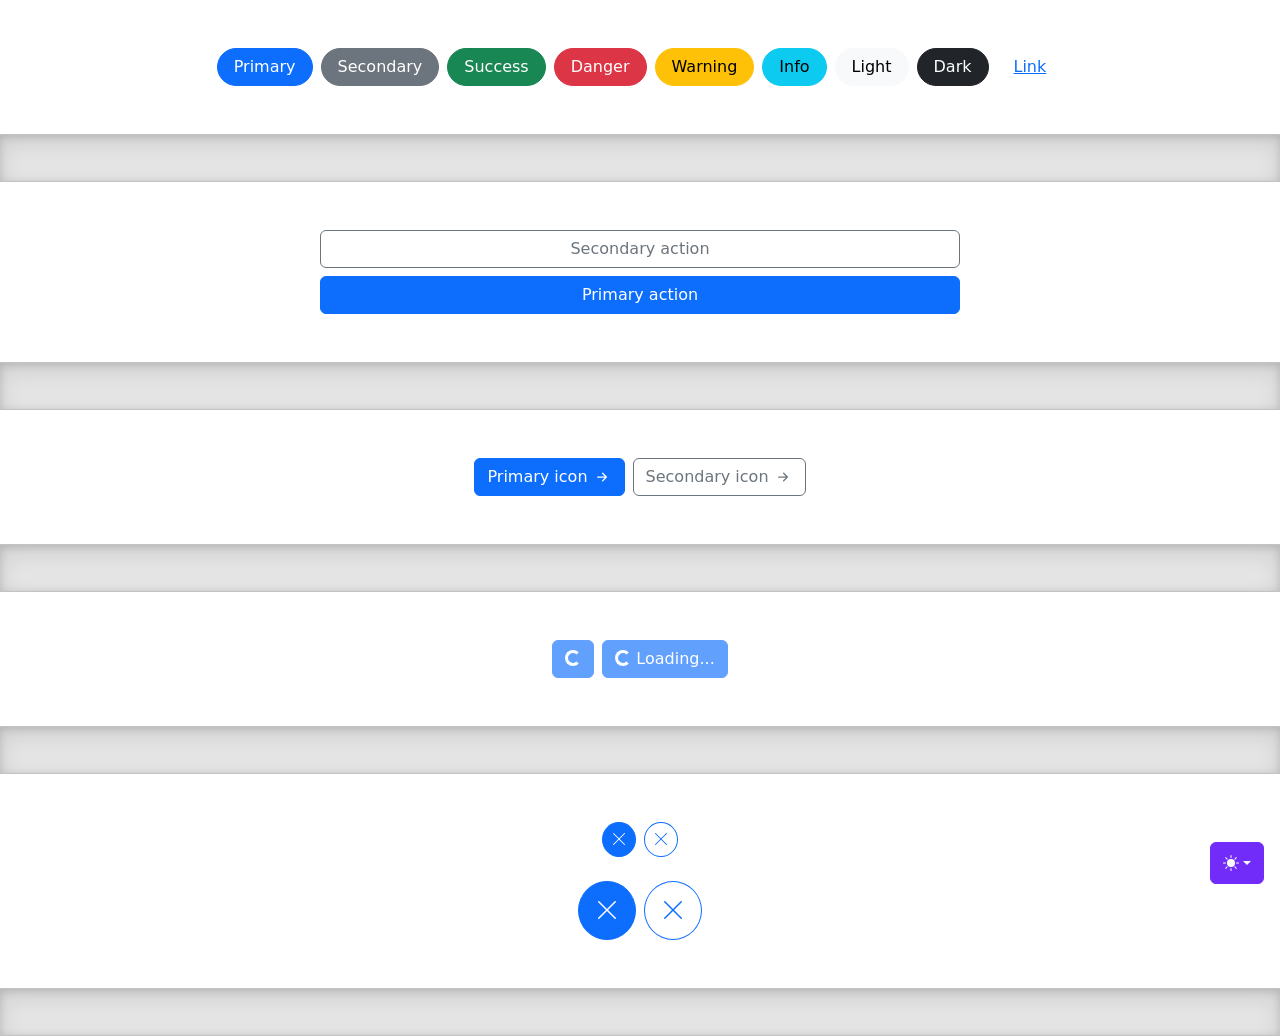
<file: Academy-Cinemas/bootstrap-5.3.8-examples/buttons/index.html>
<!doctype html>
<html lang="en" data-bs-theme="auto">
  <head>
    <meta charset="utf-8" />
    <meta name="viewport" content="width=device-width, initial-scale=1" />
    <meta name="description" content="" />
    <meta
      name="author"
      content="Mark Otto, Jacob Thornton, and Bootstrap contributors"
    />
    <meta name="generator" content="Astro v5.13.2" />
    <title>Buttons · Bootstrap v5.3</title>
    <link
      rel="canonical"
      href="https://getbootstrap.com/docs/5.3/examples/buttons/"
    />
    <script src="../assets/js/color-modes.js"></script>
    <link href="../assets/dist/css/bootstrap.min.css" rel="stylesheet" />
    <meta name="theme-color" content="#712cf9" />
    <style>
      .bd-placeholder-img {
        font-size: 1.125rem;
        text-anchor: middle;
        -webkit-user-select: none;
        -moz-user-select: none;
        user-select: none;
      }
      @media (min-width: 768px) {
        .bd-placeholder-img-lg {
          font-size: 3.5rem;
        }
      }
      .b-example-divider {
        width: 100%;
        height: 3rem;
        background-color: #0000001a;
        border: solid rgba(0, 0, 0, 0.15);
        border-width: 1px 0;
        box-shadow:
          inset 0 0.5em 1.5em #0000001a,
          inset 0 0.125em 0.5em #00000026;
      }
      .b-example-vr {
        flex-shrink: 0;
        width: 1.5rem;
        height: 100vh;
      }
      .bi {
        vertical-align: -0.125em;
        fill: currentColor;
      }
      .nav-scroller {
        position: relative;
        z-index: 2;
        height: 2.75rem;
        overflow-y: hidden;
      }
      .nav-scroller .nav {
        display: flex;
        flex-wrap: nowrap;
        padding-bottom: 1rem;
        margin-top: -1px;
        overflow-x: auto;
        text-align: center;
        white-space: nowrap;
        -webkit-overflow-scrolling: touch;
      }
      .btn-bd-primary {
        --bd-violet-bg: #712cf9;
        --bd-violet-rgb: 112.520718, 44.062154, 249.437846;
        --bs-btn-font-weight: 600;
        --bs-btn-color: var(--bs-white);
        --bs-btn-bg: var(--bd-violet-bg);
        --bs-btn-border-color: var(--bd-violet-bg);
        --bs-btn-hover-color: var(--bs-white);
        --bs-btn-hover-bg: #6528e0;
        --bs-btn-hover-border-color: #6528e0;
        --bs-btn-focus-shadow-rgb: var(--bd-violet-rgb);
        --bs-btn-active-color: var(--bs-btn-hover-color);
        --bs-btn-active-bg: #5a23c8;
        --bs-btn-active-border-color: #5a23c8;
      }
      .bd-mode-toggle {
        z-index: 1500;
      }
      .bd-mode-toggle .bi {
        width: 1em;
        height: 1em;
      }
      .bd-mode-toggle .dropdown-menu .active .bi {
        display: block !important;
      }
    </style>
  </head>
  <body>
    <svg xmlns="http://www.w3.org/2000/svg" class="d-none">
      <symbol id="check2" viewBox="0 0 16 16">
        <path
          d="M13.854 3.646a.5.5 0 0 1 0 .708l-7 7a.5.5 0 0 1-.708 0l-3.5-3.5a.5.5 0 1 1 .708-.708L6.5 10.293l6.646-6.647a.5.5 0 0 1 .708 0z"
        ></path>
      </symbol>
      <symbol id="circle-half" viewBox="0 0 16 16">
        <path
          d="M8 15A7 7 0 1 0 8 1v14zm0 1A8 8 0 1 1 8 0a8 8 0 0 1 0 16z"
        ></path>
      </symbol>
      <symbol id="moon-stars-fill" viewBox="0 0 16 16">
        <path
          d="M6 .278a.768.768 0 0 1 .08.858 7.208 7.208 0 0 0-.878 3.46c0 4.021 3.278 7.277 7.318 7.277.527 0 1.04-.055 1.533-.16a.787.787 0 0 1 .81.316.733.733 0 0 1-.031.893A8.349 8.349 0 0 1 8.344 16C3.734 16 0 12.286 0 7.71 0 4.266 2.114 1.312 5.124.06A.752.752 0 0 1 6 .278z"
        ></path>
        <path
          d="M10.794 3.148a.217.217 0 0 1 .412 0l.387 1.162c.173.518.579.924 1.097 1.097l1.162.387a.217.217 0 0 1 0 .412l-1.162.387a1.734 1.734 0 0 0-1.097 1.097l-.387 1.162a.217.217 0 0 1-.412 0l-.387-1.162A1.734 1.734 0 0 0 9.31 6.593l-1.162-.387a.217.217 0 0 1 0-.412l1.162-.387a1.734 1.734 0 0 0 1.097-1.097l.387-1.162zM13.863.099a.145.145 0 0 1 .274 0l.258.774c.115.346.386.617.732.732l.774.258a.145.145 0 0 1 0 .274l-.774.258a1.156 1.156 0 0 0-.732.732l-.258.774a.145.145 0 0 1-.274 0l-.258-.774a1.156 1.156 0 0 0-.732-.732l-.774-.258a.145.145 0 0 1 0-.274l.774-.258c.346-.115.617-.386.732-.732L13.863.1z"
        ></path>
      </symbol>
      <symbol id="sun-fill" viewBox="0 0 16 16">
        <path
          d="M8 12a4 4 0 1 0 0-8 4 4 0 0 0 0 8zM8 0a.5.5 0 0 1 .5.5v2a.5.5 0 0 1-1 0v-2A.5.5 0 0 1 8 0zm0 13a.5.5 0 0 1 .5.5v2a.5.5 0 0 1-1 0v-2A.5.5 0 0 1 8 13zm8-5a.5.5 0 0 1-.5.5h-2a.5.5 0 0 1 0-1h2a.5.5 0 0 1 .5.5zM3 8a.5.5 0 0 1-.5.5h-2a.5.5 0 0 1 0-1h2A.5.5 0 0 1 3 8zm10.657-5.657a.5.5 0 0 1 0 .707l-1.414 1.415a.5.5 0 1 1-.707-.708l1.414-1.414a.5.5 0 0 1 .707 0zm-9.193 9.193a.5.5 0 0 1 0 .707L3.05 13.657a.5.5 0 0 1-.707-.707l1.414-1.414a.5.5 0 0 1 .707 0zm9.193 2.121a.5.5 0 0 1-.707 0l-1.414-1.414a.5.5 0 0 1 .707-.707l1.414 1.414a.5.5 0 0 1 0 .707zM4.464 4.465a.5.5 0 0 1-.707 0L2.343 3.05a.5.5 0 1 1 .707-.707l1.414 1.414a.5.5 0 0 1 0 .708z"
        ></path>
      </symbol>
    </svg>
    <div
      class="dropdown position-fixed bottom-0 end-0 mb-3 me-3 bd-mode-toggle"
    >
      <button
        class="btn btn-bd-primary py-2 dropdown-toggle d-flex align-items-center"
        id="bd-theme"
        type="button"
        aria-expanded="false"
        data-bs-toggle="dropdown"
        aria-label="Toggle theme (auto)"
      >
        <svg class="bi my-1 theme-icon-active" aria-hidden="true">
          <use href="#circle-half"></use>
        </svg>
        <span class="visually-hidden" id="bd-theme-text">Toggle theme</span>
      </button>
      <ul
        class="dropdown-menu dropdown-menu-end shadow"
        aria-labelledby="bd-theme-text"
      >
        <li>
          <button
            type="button"
            class="dropdown-item d-flex align-items-center"
            data-bs-theme-value="light"
            aria-pressed="false"
          >
            <svg class="bi me-2 opacity-50" aria-hidden="true">
              <use href="#sun-fill"></use>
            </svg>
            Light
            <svg class="bi ms-auto d-none" aria-hidden="true">
              <use href="#check2"></use>
            </svg>
          </button>
        </li>
        <li>
          <button
            type="button"
            class="dropdown-item d-flex align-items-center"
            data-bs-theme-value="dark"
            aria-pressed="false"
          >
            <svg class="bi me-2 opacity-50" aria-hidden="true">
              <use href="#moon-stars-fill"></use>
            </svg>
            Dark
            <svg class="bi ms-auto d-none" aria-hidden="true">
              <use href="#check2"></use>
            </svg>
          </button>
        </li>
        <li>
          <button
            type="button"
            class="dropdown-item d-flex align-items-center active"
            data-bs-theme-value="auto"
            aria-pressed="true"
          >
            <svg class="bi me-2 opacity-50" aria-hidden="true">
              <use href="#circle-half"></use>
            </svg>
            Auto
            <svg class="bi ms-auto d-none" aria-hidden="true">
              <use href="#check2"></use>
            </svg>
          </button>
        </li>
      </ul>
    </div>
    <svg xmlns="http://www.w3.org/2000/svg" class="d-none">
      <symbol id="arrow-right-short" viewBox="0 0 16 16">
        <path
          fill-rule="evenodd"
          d="M4 8a.5.5 0 0 1 .5-.5h5.793L8.146 5.354a.5.5 0 1 1 .708-.708l3 3a.5.5 0 0 1 0 .708l-3 3a.5.5 0 0 1-.708-.708L10.293 8.5H4.5A.5.5 0 0 1 4 8z"
        ></path>
      </symbol>
      <symbol id="x-lg" viewBox="0 0 16 16">
        <path
          fill-rule="evenodd"
          d="M13.854 2.146a.5.5 0 0 1 0 .708l-11 11a.5.5 0 0 1-.708-.708l11-11a.5.5 0 0 1 .708 0Z"
        ></path>
        <path
          fill-rule="evenodd"
          d="M2.146 2.146a.5.5 0 0 0 0 .708l11 11a.5.5 0 0 0 .708-.708l-11-11a.5.5 0 0 0-.708 0Z"
        ></path>
      </symbol>
    </svg>
    <div class="d-flex gap-2 justify-content-center py-5">
      <button class="btn btn-primary rounded-pill px-3" type="button">
        Primary
      </button>
      <button class="btn btn-secondary rounded-pill px-3" type="button">
        Secondary
      </button>
      <button class="btn btn-success rounded-pill px-3" type="button">
        Success
      </button>
      <button class="btn btn-danger rounded-pill px-3" type="button">
        Danger
      </button>
      <button class="btn btn-warning rounded-pill px-3" type="button">
        Warning
      </button>
      <button class="btn btn-info rounded-pill px-3" type="button">Info</button>
      <button class="btn btn-light rounded-pill px-3" type="button">
        Light
      </button>
      <button class="btn btn-dark rounded-pill px-3" type="button">Dark</button>
      <button class="btn btn-link rounded-pill px-3" type="button">Link</button>
    </div>
    <div class="b-example-divider"></div>
    <div class="col-lg-6 col-xxl-4 my-5 mx-auto">
      <div class="d-grid gap-2">
        <button class="btn btn-outline-secondary" type="button">
          Secondary action
        </button>
        <button class="btn btn-primary" type="button">Primary action</button>
      </div>
    </div>
    <div class="b-example-divider"></div>
    <div class="d-flex gap-2 justify-content-center py-5">
      <button
        class="btn btn-primary d-inline-flex align-items-center"
        type="button"
      >
        Primary icon
        <svg class="bi ms-1" width="20" height="20" aria-hidden="true">
          <use xlink:href="#arrow-right-short"></use>
        </svg>
      </button>
      <button
        class="btn btn-outline-secondary d-inline-flex align-items-center"
        type="button"
      >
        Secondary icon
        <svg class="bi ms-1" width="20" height="20" aria-hidden="true">
          <use xlink:href="#arrow-right-short"></use>
        </svg>
      </button>
    </div>
    <div class="b-example-divider"></div>
    <div class="d-flex gap-2 justify-content-center py-5">
      <button class="btn btn-primary" type="button" disabled>
        <span
          class="spinner-border spinner-border-sm"
          aria-hidden="true"
        ></span>
        <span class="visually-hidden" role="status">Loading...</span>
      </button>
      <button class="btn btn-primary" type="button" disabled>
        <span
          class="spinner-border spinner-border-sm"
          aria-hidden="true"
        ></span>
        <span role="status">Loading...</span>
      </button>
    </div>
    <div class="b-example-divider"></div>
    <div class="d-flex gap-2 justify-content-center pt-5 pb-4">
      <button class="btn btn-primary rounded-circle p-2 lh-1" type="button">
        <svg class="bi" width="16" height="16" aria-hidden="true">
          <use xlink:href="#x-lg"></use>
        </svg>
        <span class="visually-hidden">Dismiss</span>
      </button>
      <button
        class="btn btn-outline-primary rounded-circle p-2 lh-1"
        type="button"
      >
        <svg class="bi" width="16" height="16" aria-hidden="true">
          <use xlink:href="#x-lg"></use>
        </svg>
        <span class="visually-hidden">Dismiss</span>
      </button>
    </div>
    <div class="d-flex gap-2 justify-content-center pb-5">
      <button class="btn btn-primary rounded-circle p-3 lh-1" type="button">
        <svg class="bi" width="24" height="24" aria-hidden="true">
          <use xlink:href="#x-lg"></use>
        </svg>
        <span class="visually-hidden">Dismiss</span>
      </button>
      <button
        class="btn btn-outline-primary rounded-circle p-3 lh-1"
        type="button"
      >
        <svg class="bi" width="24" height="24" aria-hidden="true">
          <use xlink:href="#x-lg"></use>
        </svg>
        <span class="visually-hidden">Dismiss</span>
      </button>
    </div>
    <div class="b-example-divider"></div>
    <script
      src="../assets/dist/js/bootstrap.bundle.min.js"
      class="astro-vvvwv3sm"
    ></script>
  </body>
</html>
</file>
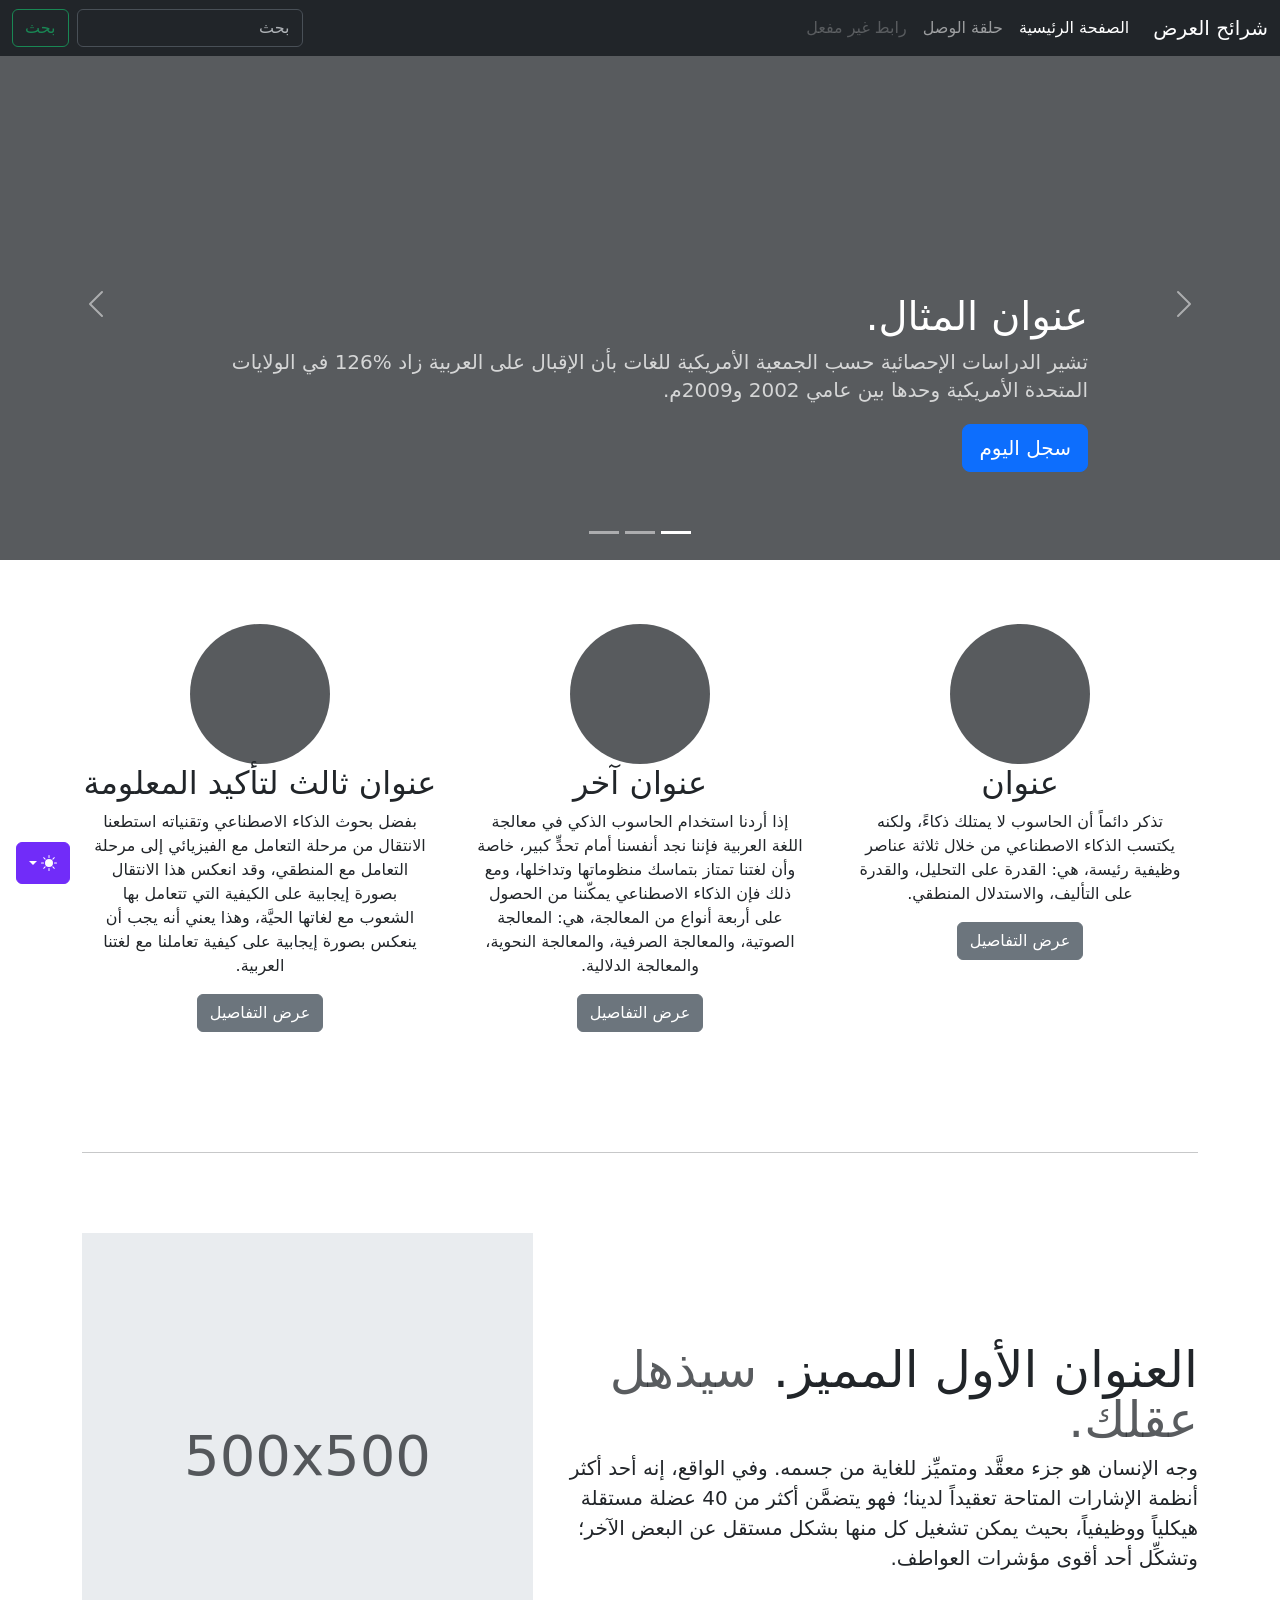
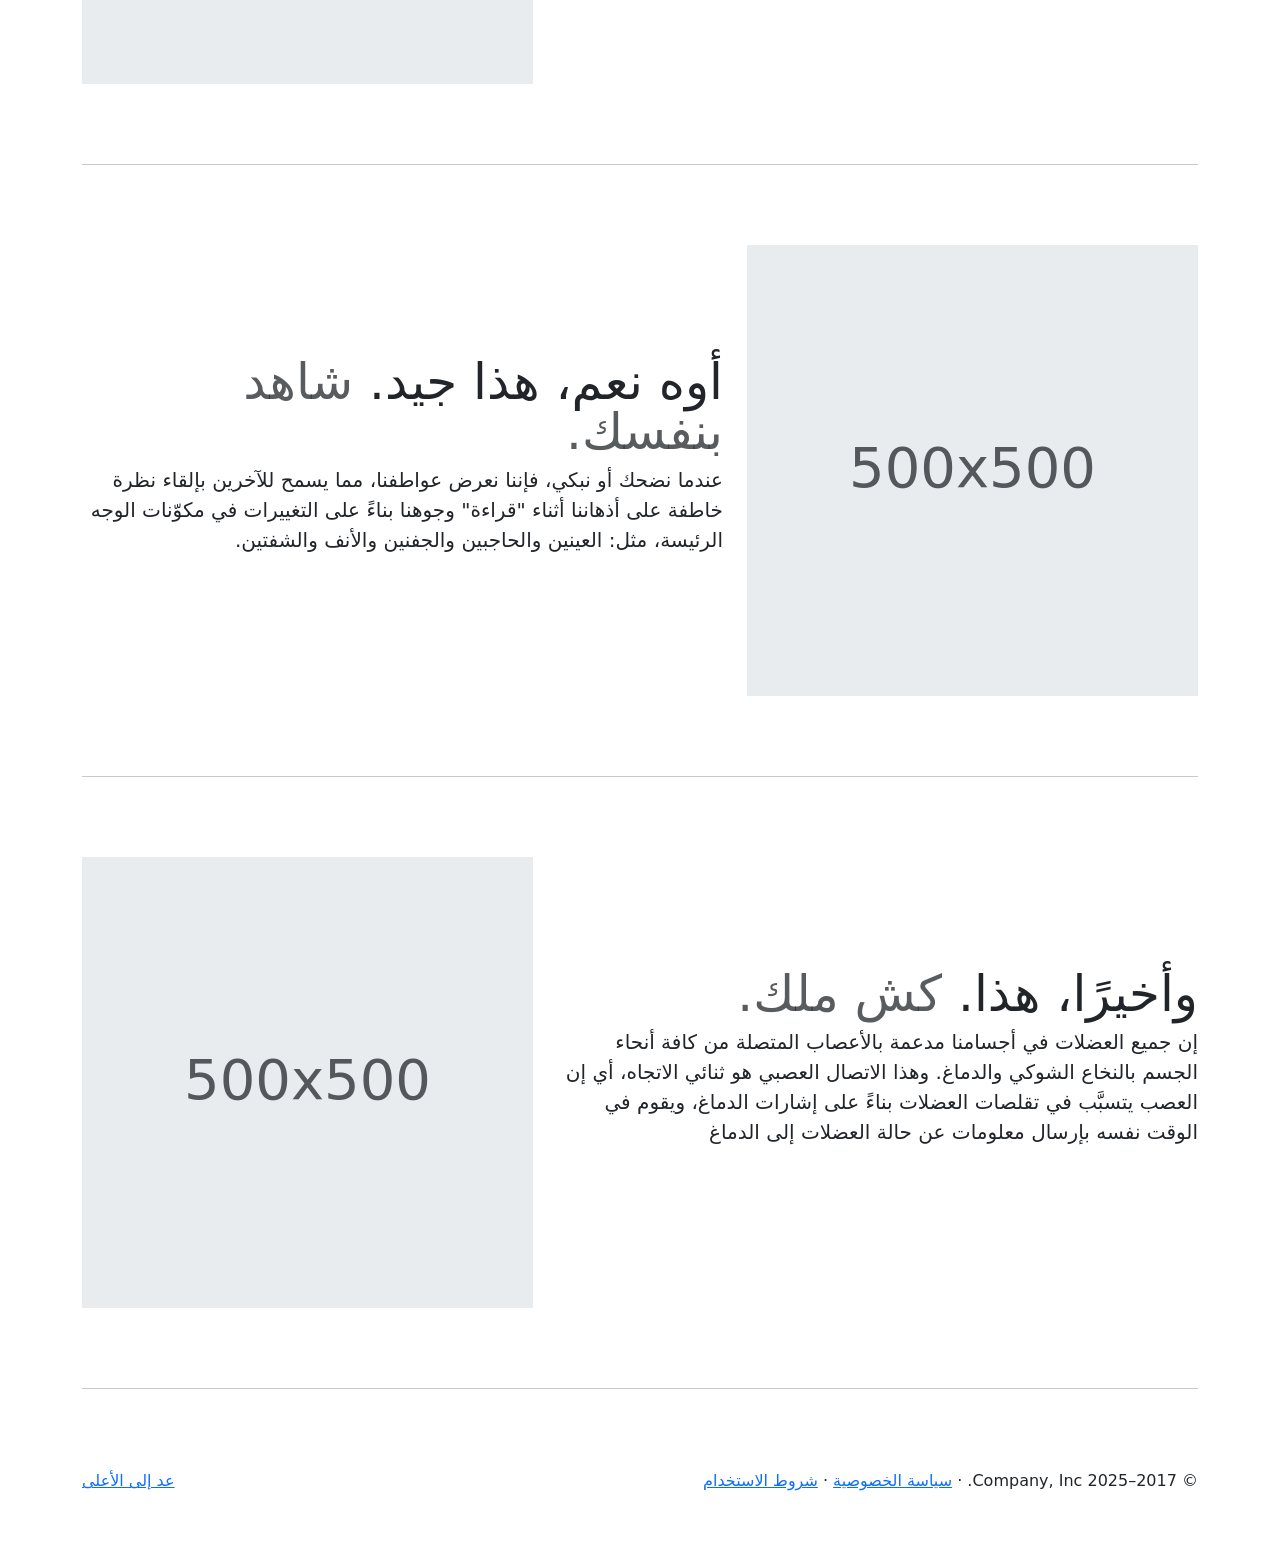
<file: Academy-Cinemas/bootstrap-5.3.8-examples/carousel-rtl/index.html>
<!doctype html>
<html lang="ar" dir="rtl" data-bs-theme="auto">
  <head>
    <meta charset="utf-8" />
    <meta name="viewport" content="width=device-width, initial-scale=1" />
    <meta name="description" content="" />
    <meta
      name="author"
      content="Mark Otto, Jacob Thornton, and Bootstrap contributors"
    />
    <meta name="generator" content="Astro v5.13.2" />
    <title>قالب شرائح العرض · Bootstrap v5.3</title>
    <link
      rel="canonical"
      href="https://getbootstrap.com/docs/5.3/examples/carousel-rtl/"
    />
    <script src="../assets/js/color-modes.js"></script>
    <link href="../assets/dist/css/bootstrap.rtl.min.css" rel="stylesheet" />
    <meta name="theme-color" content="#712cf9" />
    <link href="../carousel/carousel.rtl.css" rel="stylesheet" />
    <style>
      .bd-placeholder-img {
        font-size: 1.125rem;
        text-anchor: middle;
        -webkit-user-select: none;
        -moz-user-select: none;
        user-select: none;
      }
      @media (min-width: 768px) {
        .bd-placeholder-img-lg {
          font-size: 3.5rem;
        }
      }
      .b-example-divider {
        width: 100%;
        height: 3rem;
        background-color: #0000001a;
        border: solid rgba(0, 0, 0, 0.15);
        border-width: 1px 0;
        box-shadow:
          inset 0 0.5em 1.5em #0000001a,
          inset 0 0.125em 0.5em #00000026;
      }
      .b-example-vr {
        flex-shrink: 0;
        width: 1.5rem;
        height: 100vh;
      }
      .bi {
        vertical-align: -0.125em;
        fill: currentColor;
      }
      .nav-scroller {
        position: relative;
        z-index: 2;
        height: 2.75rem;
        overflow-y: hidden;
      }
      .nav-scroller .nav {
        display: flex;
        flex-wrap: nowrap;
        padding-bottom: 1rem;
        margin-top: -1px;
        overflow-x: auto;
        text-align: center;
        white-space: nowrap;
        -webkit-overflow-scrolling: touch;
      }
      .btn-bd-primary {
        --bd-violet-bg: #712cf9;
        --bd-violet-rgb: 112.520718, 44.062154, 249.437846;
        --bs-btn-font-weight: 600;
        --bs-btn-color: var(--bs-white);
        --bs-btn-bg: var(--bd-violet-bg);
        --bs-btn-border-color: var(--bd-violet-bg);
        --bs-btn-hover-color: var(--bs-white);
        --bs-btn-hover-bg: #6528e0;
        --bs-btn-hover-border-color: #6528e0;
        --bs-btn-focus-shadow-rgb: var(--bd-violet-rgb);
        --bs-btn-active-color: var(--bs-btn-hover-color);
        --bs-btn-active-bg: #5a23c8;
        --bs-btn-active-border-color: #5a23c8;
      }
      .bd-mode-toggle {
        z-index: 1500;
      }
      .bd-mode-toggle .bi {
        width: 1em;
        height: 1em;
      }
      .bd-mode-toggle .dropdown-menu .active .bi {
        display: block !important;
      }
    </style>
  </head>
  <body>
    <svg xmlns="http://www.w3.org/2000/svg" class="d-none">
      <symbol id="check2" viewBox="0 0 16 16">
        <path
          d="M13.854 3.646a.5.5 0 0 1 0 .708l-7 7a.5.5 0 0 1-.708 0l-3.5-3.5a.5.5 0 1 1 .708-.708L6.5 10.293l6.646-6.647a.5.5 0 0 1 .708 0z"
        ></path>
      </symbol>
      <symbol id="circle-half" viewBox="0 0 16 16">
        <path
          d="M8 15A7 7 0 1 0 8 1v14zm0 1A8 8 0 1 1 8 0a8 8 0 0 1 0 16z"
        ></path>
      </symbol>
      <symbol id="moon-stars-fill" viewBox="0 0 16 16">
        <path
          d="M6 .278a.768.768 0 0 1 .08.858 7.208 7.208 0 0 0-.878 3.46c0 4.021 3.278 7.277 7.318 7.277.527 0 1.04-.055 1.533-.16a.787.787 0 0 1 .81.316.733.733 0 0 1-.031.893A8.349 8.349 0 0 1 8.344 16C3.734 16 0 12.286 0 7.71 0 4.266 2.114 1.312 5.124.06A.752.752 0 0 1 6 .278z"
        ></path>
        <path
          d="M10.794 3.148a.217.217 0 0 1 .412 0l.387 1.162c.173.518.579.924 1.097 1.097l1.162.387a.217.217 0 0 1 0 .412l-1.162.387a1.734 1.734 0 0 0-1.097 1.097l-.387 1.162a.217.217 0 0 1-.412 0l-.387-1.162A1.734 1.734 0 0 0 9.31 6.593l-1.162-.387a.217.217 0 0 1 0-.412l1.162-.387a1.734 1.734 0 0 0 1.097-1.097l.387-1.162zM13.863.099a.145.145 0 0 1 .274 0l.258.774c.115.346.386.617.732.732l.774.258a.145.145 0 0 1 0 .274l-.774.258a1.156 1.156 0 0 0-.732.732l-.258.774a.145.145 0 0 1-.274 0l-.258-.774a1.156 1.156 0 0 0-.732-.732l-.774-.258a.145.145 0 0 1 0-.274l.774-.258c.346-.115.617-.386.732-.732L13.863.1z"
        ></path>
      </symbol>
      <symbol id="sun-fill" viewBox="0 0 16 16">
        <path
          d="M8 12a4 4 0 1 0 0-8 4 4 0 0 0 0 8zM8 0a.5.5 0 0 1 .5.5v2a.5.5 0 0 1-1 0v-2A.5.5 0 0 1 8 0zm0 13a.5.5 0 0 1 .5.5v2a.5.5 0 0 1-1 0v-2A.5.5 0 0 1 8 13zm8-5a.5.5 0 0 1-.5.5h-2a.5.5 0 0 1 0-1h2a.5.5 0 0 1 .5.5zM3 8a.5.5 0 0 1-.5.5h-2a.5.5 0 0 1 0-1h2A.5.5 0 0 1 3 8zm10.657-5.657a.5.5 0 0 1 0 .707l-1.414 1.415a.5.5 0 1 1-.707-.708l1.414-1.414a.5.5 0 0 1 .707 0zm-9.193 9.193a.5.5 0 0 1 0 .707L3.05 13.657a.5.5 0 0 1-.707-.707l1.414-1.414a.5.5 0 0 1 .707 0zm9.193 2.121a.5.5 0 0 1-.707 0l-1.414-1.414a.5.5 0 0 1 .707-.707l1.414 1.414a.5.5 0 0 1 0 .707zM4.464 4.465a.5.5 0 0 1-.707 0L2.343 3.05a.5.5 0 1 1 .707-.707l1.414 1.414a.5.5 0 0 1 0 .708z"
        ></path>
      </symbol>
    </svg>
    <div
      class="dropdown position-fixed bottom-0 end-0 mb-3 me-3 bd-mode-toggle"
    >
      <button
        class="btn btn-bd-primary py-2 dropdown-toggle d-flex align-items-center"
        id="bd-theme"
        type="button"
        aria-expanded="false"
        data-bs-toggle="dropdown"
        aria-label="Toggle theme (auto)"
      >
        <svg class="bi my-1 theme-icon-active" aria-hidden="true">
          <use href="#circle-half"></use>
        </svg>
        <span class="visually-hidden" id="bd-theme-text">Toggle theme</span>
      </button>
      <ul
        class="dropdown-menu dropdown-menu-end shadow"
        aria-labelledby="bd-theme-text"
      >
        <li>
          <button
            type="button"
            class="dropdown-item d-flex align-items-center"
            data-bs-theme-value="light"
            aria-pressed="false"
          >
            <svg class="bi me-2 opacity-50" aria-hidden="true">
              <use href="#sun-fill"></use>
            </svg>
            Light
            <svg class="bi ms-auto d-none" aria-hidden="true">
              <use href="#check2"></use>
            </svg>
          </button>
        </li>
        <li>
          <button
            type="button"
            class="dropdown-item d-flex align-items-center"
            data-bs-theme-value="dark"
            aria-pressed="false"
          >
            <svg class="bi me-2 opacity-50" aria-hidden="true">
              <use href="#moon-stars-fill"></use>
            </svg>
            Dark
            <svg class="bi ms-auto d-none" aria-hidden="true">
              <use href="#check2"></use>
            </svg>
          </button>
        </li>
        <li>
          <button
            type="button"
            class="dropdown-item d-flex align-items-center active"
            data-bs-theme-value="auto"
            aria-pressed="true"
          >
            <svg class="bi me-2 opacity-50" aria-hidden="true">
              <use href="#circle-half"></use>
            </svg>
            Auto
            <svg class="bi ms-auto d-none" aria-hidden="true">
              <use href="#check2"></use>
            </svg>
          </button>
        </li>
      </ul>
    </div>
    <header data-bs-theme="dark">
      <nav class="navbar navbar-expand-md navbar-dark fixed-top bg-dark">
        <div class="container-fluid">
          <a class="navbar-brand" href="#">شرائح العرض</a>
          <button
            class="navbar-toggler"
            type="button"
            data-bs-toggle="collapse"
            data-bs-target="#navbarCollapse"
            aria-controls="navbarCollapse"
            aria-expanded="false"
            aria-label="تبديل التنقل"
          >
            <span class="navbar-toggler-icon"></span>
          </button>
          <div class="collapse navbar-collapse" id="navbarCollapse">
            <ul class="navbar-nav me-auto mb-2 mb-md-0">
              <li class="nav-item">
                <a class="nav-link active" aria-current="page" href="#"
                  >الصفحة الرئيسية</a
                >
              </li>
              <li class="nav-item">
                <a class="nav-link" href="#">حلقة الوصل</a>
              </li>
              <li class="nav-item">
                <a class="nav-link disabled" aria-disabled="true"
                  >رابط غير مفعل</a
                >
              </li>
            </ul>
            <form class="d-flex" role="search">
              <input
                class="form-control me-2"
                type="search"
                placeholder="بحث"
                aria-label="بحث"
              />
              <button class="btn btn-outline-success" type="submit">بحث</button>
            </form>
          </div>
        </div>
      </nav>
    </header>
    <main>
      <div id="myCarousel" class="carousel slide mb-6" data-bs-ride="carousel">
        <div class="carousel-indicators">
          <button
            type="button"
            data-bs-target="#myCarousel"
            data-bs-slide-to="0"
            class="active"
            aria-current="true"
            aria-label="Slide 1"
          ></button>
          <button
            type="button"
            data-bs-target="#myCarousel"
            data-bs-slide-to="1"
            aria-label="Slide 2"
          ></button>
          <button
            type="button"
            data-bs-target="#myCarousel"
            data-bs-slide-to="2"
            aria-label="Slide 3"
          ></button>
        </div>
        <div class="carousel-inner">
          <div class="carousel-item active">
            <svg
              aria-hidden="true"
              class="bd-placeholder-img"
              height="100%"
              preserveAspectRatio="xMidYMid slice"
              width="100%"
              xmlns="http://www.w3.org/2000/svg"
            >
              <rect
                width="100%"
                height="100%"
                fill="var(--bs-secondary-color)"
              ></rect>
            </svg>
            <div class="container">
              <div class="carousel-caption text-start">
                <h1>عنوان المثال.</h1>
                <p class="opacity-75">
                  تشير الدراسات الإحصائية حسب الجمعية الأمريكية للغات بأن
                  الإقبال على العربية زاد %126 في الولايات المتحدة الأمريكية
                  وحدها بين عامي 2002 و2009م.
                </p>
                <p><a class="btn btn-lg btn-primary" href="#">سجل اليوم</a></p>
              </div>
            </div>
          </div>
          <div class="carousel-item">
            <svg
              aria-hidden="true"
              class="bd-placeholder-img"
              height="100%"
              preserveAspectRatio="xMidYMid slice"
              width="100%"
              xmlns="http://www.w3.org/2000/svg"
            >
              <rect
                width="100%"
                height="100%"
                fill="var(--bs-secondary-color)"
              ></rect>
            </svg>
            <div class="container">
              <div class="carousel-caption">
                <h1>عنوان مثال آخر.</h1>
                <p>
                  حسب المجلس الثقافي البريطاني فإن تعليم الإنجليزية داخل
                  بريطانيا يسهم في تعزيز اقتصادها بما يتجاوز ملياري جنيه سنوياً،
                  كما أنه وفر أكثر من 26 ألف وظيفة.
                </p>
                <p><a class="btn btn-lg btn-primary" href="#">أعرف أكثر</a></p>
              </div>
            </div>
          </div>
          <div class="carousel-item">
            <svg
              aria-hidden="true"
              class="bd-placeholder-img"
              height="100%"
              preserveAspectRatio="xMidYMid slice"
              width="100%"
              xmlns="http://www.w3.org/2000/svg"
            >
              <rect
                width="100%"
                height="100%"
                fill="var(--bs-secondary-color)"
              ></rect>
            </svg>
            <div class="container">
              <div class="carousel-caption text-end">
                <h1>واحد أكثر لقياس جيد.</h1>
                <p>
                  الإحصاءات لحجم الاستثمار اللغوي خارج بريطانيا تتفاوت من سنة
                  لأخرى إلا أن المدير التنفيذي للمجلس الثقافي البريطاني إدي
                  بايرز يرى أن استثمار تعليم الإنجليزية في الخارج لا يحسب على
                  المستوى المالي فحسب بل على المستوى السياسي أيضاً.
                </p>
                <p>
                  <a class="btn btn-lg btn-primary" href="#">تصفح المعرض</a>
                </p>
              </div>
            </div>
          </div>
        </div>
        <button
          class="carousel-control-prev"
          type="button"
          data-bs-target="#myCarousel"
          data-bs-slide="prev"
        >
          <span class="carousel-control-prev-icon" aria-hidden="true"></span>
          <span class="visually-hidden">السابق</span>
        </button>
        <button
          class="carousel-control-next"
          type="button"
          data-bs-target="#myCarousel"
          data-bs-slide="next"
        >
          <span class="carousel-control-next-icon" aria-hidden="true"></span>
          <span class="visually-hidden">التالي</span>
        </button>
      </div>
      <!-- Marketing messaging and featurettes
  ================================================== -->
      <!-- Wrap the rest of the page in another container to center all the content. -->
      <div class="container marketing">
        <!-- Three columns of text below the carousel -->
        <div class="row">
          <div class="col-lg-4">
            <svg
              aria-label="Placeholder"
              class="bd-placeholder-img rounded-circle"
              height="140"
              preserveAspectRatio="xMidYMid slice"
              role="img"
              width="140"
              xmlns="http://www.w3.org/2000/svg"
            >
              <title>Placeholder</title>
              <rect
                width="100%"
                height="100%"
                fill="var(--bs-secondary-color)"
              ></rect>
            </svg>
            <h2 class="fw-normal">عنوان</h2>
            <p>
              تذكر دائماً أن الحاسوب لا يمتلك ذكاءً، ولكنه يكتسب الذكاء
              الاصطناعي من خلال ثلاثة عناصر وظيفية رئيسة، هي: القدرة على
              التحليل، والقدرة على التأليف، والاستدلال المنطقي.
            </p>
            <p><a class="btn btn-secondary" href="#">عرض التفاصيل</a></p>
          </div>
          <!-- /.col-lg-4 -->
          <div class="col-lg-4">
            <svg
              aria-label="Placeholder"
              class="bd-placeholder-img rounded-circle"
              height="140"
              preserveAspectRatio="xMidYMid slice"
              role="img"
              width="140"
              xmlns="http://www.w3.org/2000/svg"
            >
              <title>Placeholder</title>
              <rect
                width="100%"
                height="100%"
                fill="var(--bs-secondary-color)"
              ></rect>
            </svg>
            <h2 class="fw-normal">عنوان آخر</h2>
            <p>
              إذا أردنا استخدام الحاسوب الذكي في معالجة اللغة العربية فإننا نجد
              أنفسنا أمام تحدٍّ كبير، خاصة وأن لغتنا تمتاز بتماسك منظوماتها
              وتداخلها، ومع ذلك فإن الذكاء الاصطناعي يمكّننا من الحصول على أربعة
              أنواع من المعالجة، هي: المعالجة الصوتية، والمعالجة الصرفية،
              والمعالجة النحوية، والمعالجة الدلالية.
            </p>
            <p><a class="btn btn-secondary" href="#">عرض التفاصيل</a></p>
          </div>
          <!-- /.col-lg-4 -->
          <div class="col-lg-4">
            <svg
              aria-label="Placeholder"
              class="bd-placeholder-img rounded-circle"
              height="140"
              preserveAspectRatio="xMidYMid slice"
              role="img"
              width="140"
              xmlns="http://www.w3.org/2000/svg"
            >
              <title>Placeholder</title>
              <rect
                width="100%"
                height="100%"
                fill="var(--bs-secondary-color)"
              ></rect>
            </svg>
            <h2 class="fw-normal">عنوان ثالث لتأكيد المعلومة</h2>
            <p>
              بفضل بحوث الذكاء الاصطناعي وتقنياته استطعنا الانتقال من مرحلة
              التعامل مع الفيزيائي إلى مرحلة التعامل مع المنطقي، وقد انعكس هذا
              الانتقال بصورة إيجابية على الكيفية التي تتعامل بها الشعوب مع
              لغاتها الحيَّة، وهذا يعني أنه يجب أن ينعكس بصورة إيجابية على كيفية
              تعاملنا مع لغتنا العربية.
            </p>
            <p><a class="btn btn-secondary" href="#">عرض التفاصيل</a></p>
          </div>
          <!-- /.col-lg-4 -->
        </div>
        <!-- /.row -->
        <!-- START THE FEATURETTES -->
        <hr class="featurette-divider" />
        <div class="row featurette">
          <div class="col-md-7">
            <h2 class="featurette-heading fw-normal lh-1">
              العنوان الأول المميز.
              <span class="text-body-secondary"> سيذهل عقلك. </span>
            </h2>
            <p class="lead">
              وجه الإنسان هو جزء معقَّد ومتميِّز للغاية من جسمه. وفي الواقع، إنه
              أحد أكثر أنظمة الإشارات المتاحة تعقيداً لدينا؛ فهو يتضمَّن أكثر من
              40 عضلة مستقلة هيكلياً ووظيفياً، بحيث يمكن تشغيل كل منها بشكل
              مستقل عن البعض الآخر؛ وتشكِّل أحد أقوى مؤشرات العواطف.
            </p>
          </div>
          <div class="col-md-5">
            <svg
              aria-label="Placeholder: 500x500"
              class="bd-placeholder-img bd-placeholder-img-lg featurette-image img-fluid mx-auto"
              height="500"
              preserveAspectRatio="xMidYMid slice"
              role="img"
              width="500"
              xmlns="http://www.w3.org/2000/svg"
            >
              <title>Placeholder</title>
              <rect
                width="100%"
                height="100%"
                fill="var(--bs-secondary-bg)"
              ></rect>
              <text x="50%" y="50%" fill="var(--bs-secondary-color)" dy=".3em">
                500x500
              </text>
            </svg>
          </div>
        </div>
        <hr class="featurette-divider" />
        <div class="row featurette">
          <div class="col-md-7 order-md-2">
            <h2 class="featurette-heading fw-normal lh-1">
              أوه نعم، هذا جيد.
              <span class="text-body-secondary"> شاهد بنفسك. </span>
            </h2>
            <p class="lead">
              عندما نضحك أو نبكي، فإننا نعرض عواطفنا، مما يسمح للآخرين بإلقاء
              نظرة خاطفة على أذهاننا أثناء "قراءة" وجوهنا بناءً على التغييرات في
              مكوّنات الوجه الرئيسة، مثل: العينين والحاجبين والجفنين والأنف
              والشفتين.
            </p>
          </div>
          <div class="col-md-5 order-md-1">
            <svg
              aria-label="Placeholder: 500x500"
              class="bd-placeholder-img bd-placeholder-img-lg featurette-image img-fluid mx-auto"
              height="500"
              preserveAspectRatio="xMidYMid slice"
              role="img"
              width="500"
              xmlns="http://www.w3.org/2000/svg"
            >
              <title>Placeholder</title>
              <rect
                width="100%"
                height="100%"
                fill="var(--bs-secondary-bg)"
              ></rect>
              <text x="50%" y="50%" fill="var(--bs-secondary-color)" dy=".3em">
                500x500
              </text>
            </svg>
          </div>
        </div>
        <hr class="featurette-divider" />
        <div class="row featurette">
          <div class="col-md-7">
            <h2 class="featurette-heading fw-normal lh-1">
              وأخيرًا، هذا. <span class="text-body-secondary"> كش ملك. </span>
            </h2>
            <p class="lead">
              إن جميع العضلات في أجسامنا مدعمة بالأعصاب المتصلة من كافة أنحاء
              الجسم بالنخاع الشوكي والدماغ. وهذا الاتصال العصبي هو ثنائي
              الاتجاه، أي إن العصب يتسبَّب في تقلصات العضلات بناءً على إشارات
              الدماغ، ويقوم في الوقت نفسه بإرسال معلومات عن حالة العضلات إلى
              الدماغ
            </p>
          </div>
          <div class="col-md-5">
            <svg
              aria-label="Placeholder: 500x500"
              class="bd-placeholder-img bd-placeholder-img-lg featurette-image img-fluid mx-auto"
              height="500"
              preserveAspectRatio="xMidYMid slice"
              role="img"
              width="500"
              xmlns="http://www.w3.org/2000/svg"
            >
              <title>Placeholder</title>
              <rect
                width="100%"
                height="100%"
                fill="var(--bs-secondary-bg)"
              ></rect>
              <text x="50%" y="50%" fill="var(--bs-secondary-color)" dy=".3em">
                500x500
              </text>
            </svg>
          </div>
        </div>
        <hr class="featurette-divider" />
        <!-- /END THE FEATURETTES -->
      </div>
      <!-- /.container -->
      <!-- FOOTER -->
      <footer class="container">
        <p class="float-end"><a href="#">عد إلى الأعلى</a></p>
        <p>
          &copy; 2017–2025 Company, Inc. &middot;
          <a href="#">سياسة الخصوصية</a> &middot; <a href="#">شروط الاستخدام</a>
        </p>
      </footer>
    </main>
    <script
      src="../assets/dist/js/bootstrap.bundle.min.js"
      class="astro-vvvwv3sm"
    ></script>
  </body>
</html>
</file>
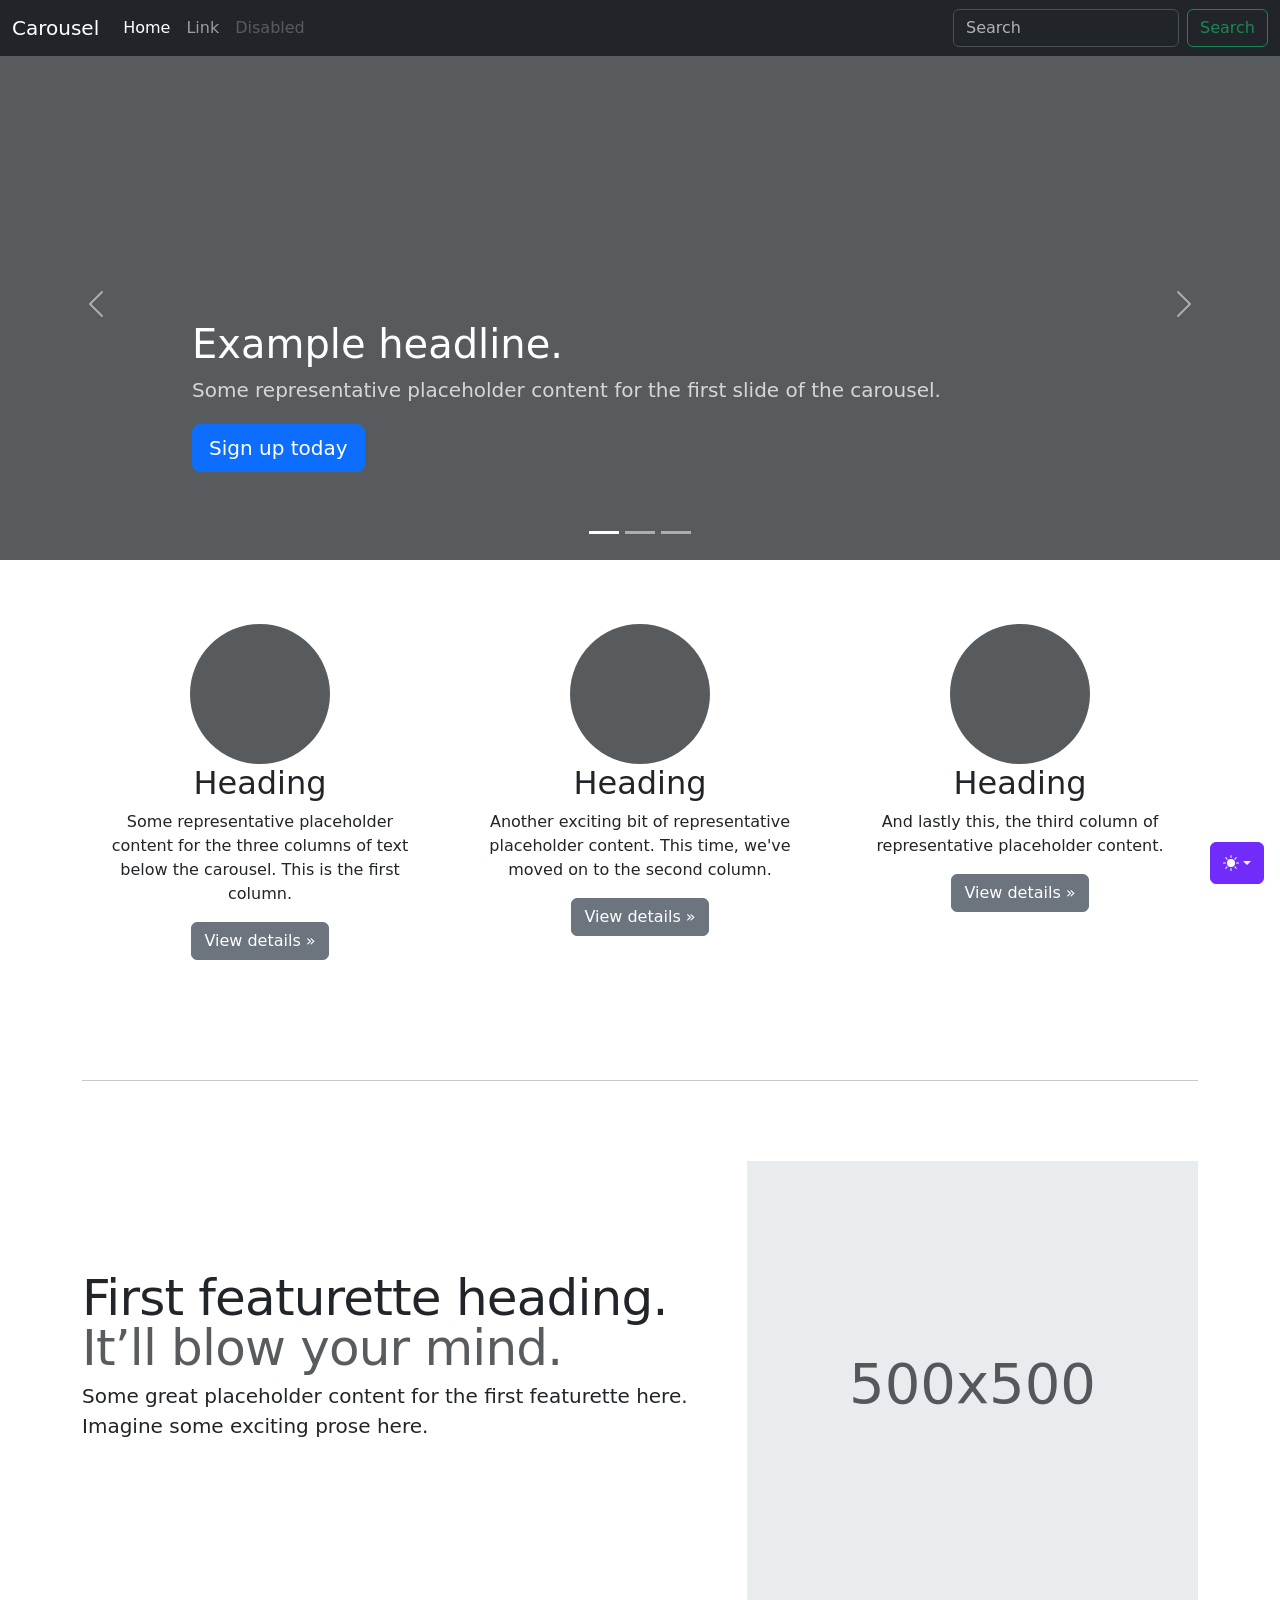
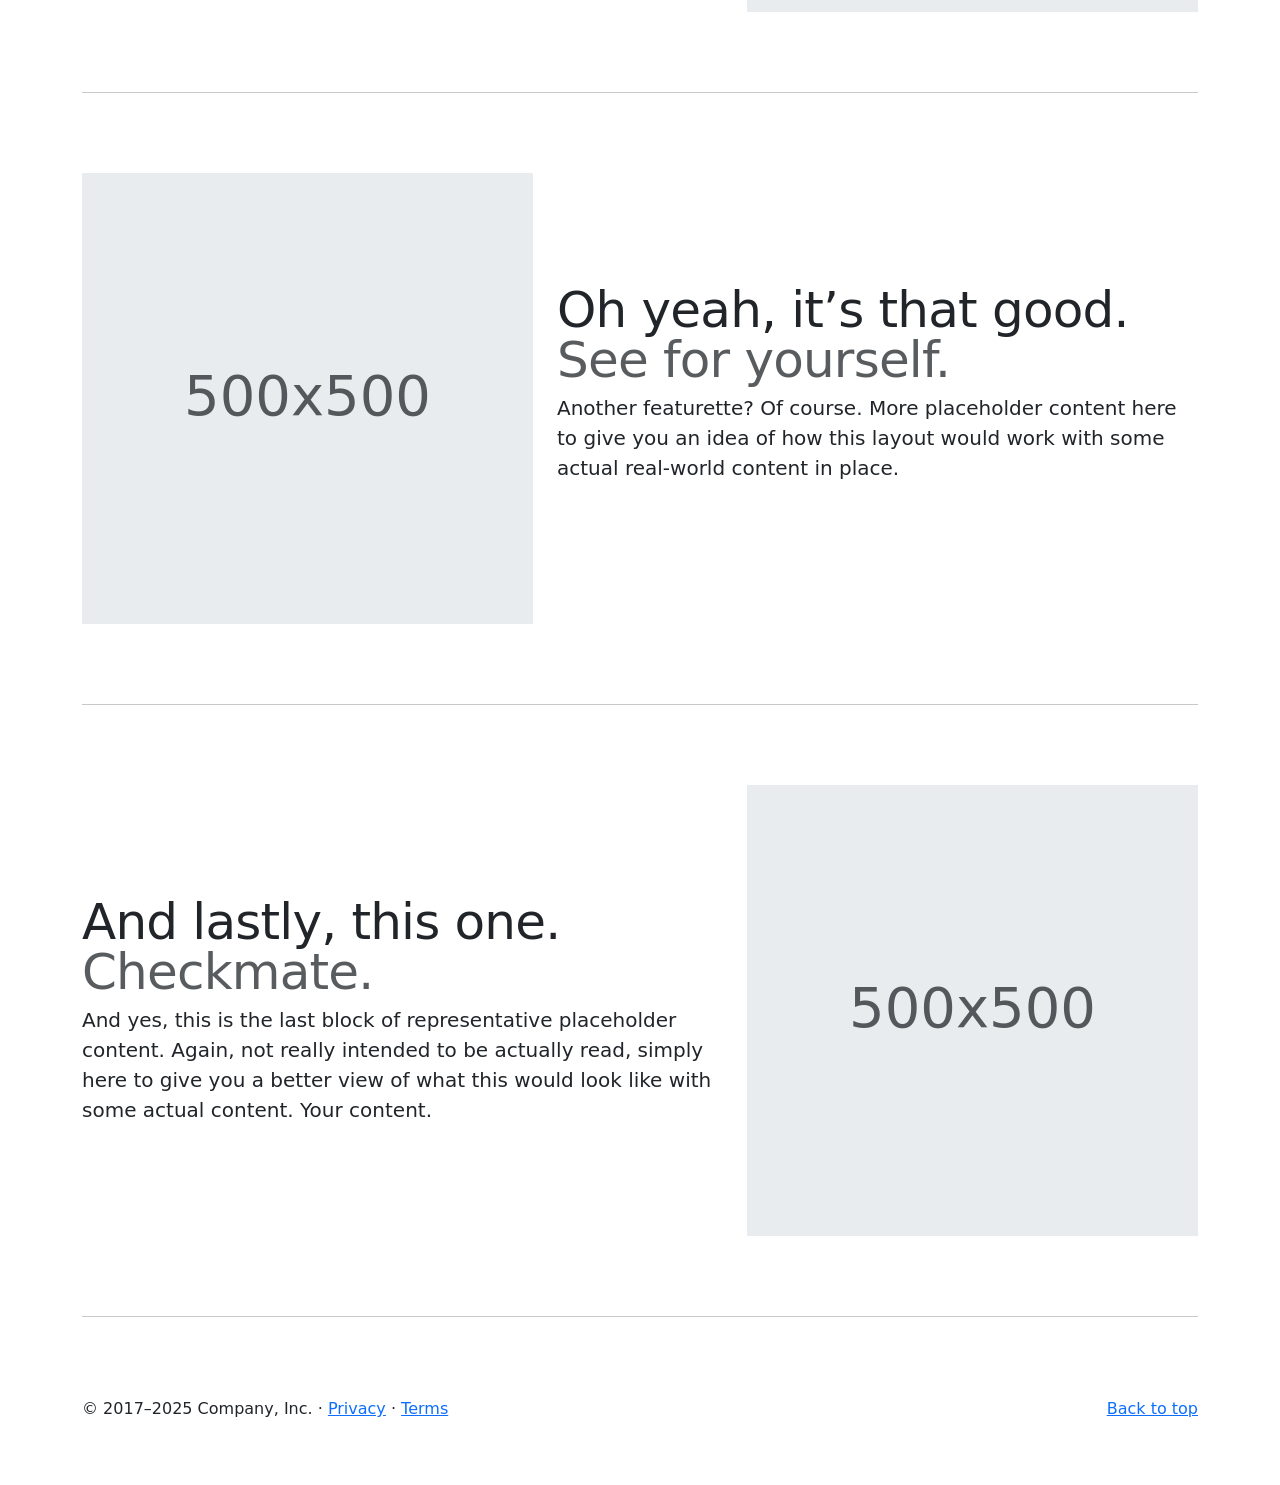
<file: Academy-Cinemas/bootstrap-5.3.8-examples/carousel/index.html>
<!doctype html>
<html lang="en" data-bs-theme="auto">
  <head>
    <meta charset="utf-8" />
    <meta name="viewport" content="width=device-width, initial-scale=1" />
    <meta name="description" content="" />
    <meta
      name="author"
      content="Mark Otto, Jacob Thornton, and Bootstrap contributors"
    />
    <meta name="generator" content="Astro v5.13.2" />
    <title>Carousel Template · Bootstrap v5.3</title>
    <link
      rel="canonical"
      href="https://getbootstrap.com/docs/5.3/examples/carousel/"
    />
    <script src="../assets/js/color-modes.js"></script>
    <link href="../assets/dist/css/bootstrap.min.css" rel="stylesheet" />
    <meta name="theme-color" content="#712cf9" />
    <link href="carousel.css" rel="stylesheet" />
    <style>
      .bd-placeholder-img {
        font-size: 1.125rem;
        text-anchor: middle;
        -webkit-user-select: none;
        -moz-user-select: none;
        user-select: none;
      }
      @media (min-width: 768px) {
        .bd-placeholder-img-lg {
          font-size: 3.5rem;
        }
      }
      .b-example-divider {
        width: 100%;
        height: 3rem;
        background-color: #0000001a;
        border: solid rgba(0, 0, 0, 0.15);
        border-width: 1px 0;
        box-shadow:
          inset 0 0.5em 1.5em #0000001a,
          inset 0 0.125em 0.5em #00000026;
      }
      .b-example-vr {
        flex-shrink: 0;
        width: 1.5rem;
        height: 100vh;
      }
      .bi {
        vertical-align: -0.125em;
        fill: currentColor;
      }
      .nav-scroller {
        position: relative;
        z-index: 2;
        height: 2.75rem;
        overflow-y: hidden;
      }
      .nav-scroller .nav {
        display: flex;
        flex-wrap: nowrap;
        padding-bottom: 1rem;
        margin-top: -1px;
        overflow-x: auto;
        text-align: center;
        white-space: nowrap;
        -webkit-overflow-scrolling: touch;
      }
      .btn-bd-primary {
        --bd-violet-bg: #712cf9;
        --bd-violet-rgb: 112.520718, 44.062154, 249.437846;
        --bs-btn-font-weight: 600;
        --bs-btn-color: var(--bs-white);
        --bs-btn-bg: var(--bd-violet-bg);
        --bs-btn-border-color: var(--bd-violet-bg);
        --bs-btn-hover-color: var(--bs-white);
        --bs-btn-hover-bg: #6528e0;
        --bs-btn-hover-border-color: #6528e0;
        --bs-btn-focus-shadow-rgb: var(--bd-violet-rgb);
        --bs-btn-active-color: var(--bs-btn-hover-color);
        --bs-btn-active-bg: #5a23c8;
        --bs-btn-active-border-color: #5a23c8;
      }
      .bd-mode-toggle {
        z-index: 1500;
      }
      .bd-mode-toggle .bi {
        width: 1em;
        height: 1em;
      }
      .bd-mode-toggle .dropdown-menu .active .bi {
        display: block !important;
      }
    </style>
  </head>
  <body>
    <svg xmlns="http://www.w3.org/2000/svg" class="d-none">
      <symbol id="check2" viewBox="0 0 16 16">
        <path
          d="M13.854 3.646a.5.5 0 0 1 0 .708l-7 7a.5.5 0 0 1-.708 0l-3.5-3.5a.5.5 0 1 1 .708-.708L6.5 10.293l6.646-6.647a.5.5 0 0 1 .708 0z"
        ></path>
      </symbol>
      <symbol id="circle-half" viewBox="0 0 16 16">
        <path
          d="M8 15A7 7 0 1 0 8 1v14zm0 1A8 8 0 1 1 8 0a8 8 0 0 1 0 16z"
        ></path>
      </symbol>
      <symbol id="moon-stars-fill" viewBox="0 0 16 16">
        <path
          d="M6 .278a.768.768 0 0 1 .08.858 7.208 7.208 0 0 0-.878 3.46c0 4.021 3.278 7.277 7.318 7.277.527 0 1.04-.055 1.533-.16a.787.787 0 0 1 .81.316.733.733 0 0 1-.031.893A8.349 8.349 0 0 1 8.344 16C3.734 16 0 12.286 0 7.71 0 4.266 2.114 1.312 5.124.06A.752.752 0 0 1 6 .278z"
        ></path>
        <path
          d="M10.794 3.148a.217.217 0 0 1 .412 0l.387 1.162c.173.518.579.924 1.097 1.097l1.162.387a.217.217 0 0 1 0 .412l-1.162.387a1.734 1.734 0 0 0-1.097 1.097l-.387 1.162a.217.217 0 0 1-.412 0l-.387-1.162A1.734 1.734 0 0 0 9.31 6.593l-1.162-.387a.217.217 0 0 1 0-.412l1.162-.387a1.734 1.734 0 0 0 1.097-1.097l.387-1.162zM13.863.099a.145.145 0 0 1 .274 0l.258.774c.115.346.386.617.732.732l.774.258a.145.145 0 0 1 0 .274l-.774.258a1.156 1.156 0 0 0-.732.732l-.258.774a.145.145 0 0 1-.274 0l-.258-.774a1.156 1.156 0 0 0-.732-.732l-.774-.258a.145.145 0 0 1 0-.274l.774-.258c.346-.115.617-.386.732-.732L13.863.1z"
        ></path>
      </symbol>
      <symbol id="sun-fill" viewBox="0 0 16 16">
        <path
          d="M8 12a4 4 0 1 0 0-8 4 4 0 0 0 0 8zM8 0a.5.5 0 0 1 .5.5v2a.5.5 0 0 1-1 0v-2A.5.5 0 0 1 8 0zm0 13a.5.5 0 0 1 .5.5v2a.5.5 0 0 1-1 0v-2A.5.5 0 0 1 8 13zm8-5a.5.5 0 0 1-.5.5h-2a.5.5 0 0 1 0-1h2a.5.5 0 0 1 .5.5zM3 8a.5.5 0 0 1-.5.5h-2a.5.5 0 0 1 0-1h2A.5.5 0 0 1 3 8zm10.657-5.657a.5.5 0 0 1 0 .707l-1.414 1.415a.5.5 0 1 1-.707-.708l1.414-1.414a.5.5 0 0 1 .707 0zm-9.193 9.193a.5.5 0 0 1 0 .707L3.05 13.657a.5.5 0 0 1-.707-.707l1.414-1.414a.5.5 0 0 1 .707 0zm9.193 2.121a.5.5 0 0 1-.707 0l-1.414-1.414a.5.5 0 0 1 .707-.707l1.414 1.414a.5.5 0 0 1 0 .707zM4.464 4.465a.5.5 0 0 1-.707 0L2.343 3.05a.5.5 0 1 1 .707-.707l1.414 1.414a.5.5 0 0 1 0 .708z"
        ></path>
      </symbol>
    </svg>
    <div
      class="dropdown position-fixed bottom-0 end-0 mb-3 me-3 bd-mode-toggle"
    >
      <button
        class="btn btn-bd-primary py-2 dropdown-toggle d-flex align-items-center"
        id="bd-theme"
        type="button"
        aria-expanded="false"
        data-bs-toggle="dropdown"
        aria-label="Toggle theme (auto)"
      >
        <svg class="bi my-1 theme-icon-active" aria-hidden="true">
          <use href="#circle-half"></use>
        </svg>
        <span class="visually-hidden" id="bd-theme-text">Toggle theme</span>
      </button>
      <ul
        class="dropdown-menu dropdown-menu-end shadow"
        aria-labelledby="bd-theme-text"
      >
        <li>
          <button
            type="button"
            class="dropdown-item d-flex align-items-center"
            data-bs-theme-value="light"
            aria-pressed="false"
          >
            <svg class="bi me-2 opacity-50" aria-hidden="true">
              <use href="#sun-fill"></use>
            </svg>
            Light
            <svg class="bi ms-auto d-none" aria-hidden="true">
              <use href="#check2"></use>
            </svg>
          </button>
        </li>
        <li>
          <button
            type="button"
            class="dropdown-item d-flex align-items-center"
            data-bs-theme-value="dark"
            aria-pressed="false"
          >
            <svg class="bi me-2 opacity-50" aria-hidden="true">
              <use href="#moon-stars-fill"></use>
            </svg>
            Dark
            <svg class="bi ms-auto d-none" aria-hidden="true">
              <use href="#check2"></use>
            </svg>
          </button>
        </li>
        <li>
          <button
            type="button"
            class="dropdown-item d-flex align-items-center active"
            data-bs-theme-value="auto"
            aria-pressed="true"
          >
            <svg class="bi me-2 opacity-50" aria-hidden="true">
              <use href="#circle-half"></use>
            </svg>
            Auto
            <svg class="bi ms-auto d-none" aria-hidden="true">
              <use href="#check2"></use>
            </svg>
          </button>
        </li>
      </ul>
    </div>
    <header data-bs-theme="dark">
      <nav class="navbar navbar-expand-md navbar-dark fixed-top bg-dark">
        <div class="container-fluid">
          <a class="navbar-brand" href="#">Carousel</a>
          <button
            class="navbar-toggler"
            type="button"
            data-bs-toggle="collapse"
            data-bs-target="#navbarCollapse"
            aria-controls="navbarCollapse"
            aria-expanded="false"
            aria-label="Toggle navigation"
          >
            <span class="navbar-toggler-icon"></span>
          </button>
          <div class="collapse navbar-collapse" id="navbarCollapse">
            <ul class="navbar-nav me-auto mb-2 mb-md-0">
              <li class="nav-item">
                <a class="nav-link active" aria-current="page" href="#">Home</a>
              </li>
              <li class="nav-item"><a class="nav-link" href="#">Link</a></li>
              <li class="nav-item">
                <a class="nav-link disabled" aria-disabled="true">Disabled</a>
              </li>
            </ul>
            <form class="d-flex" role="search">
              <input
                class="form-control me-2"
                type="search"
                placeholder="Search"
                aria-label="Search"
              />
              <button class="btn btn-outline-success" type="submit">
                Search
              </button>
            </form>
          </div>
        </div>
      </nav>
    </header>
    <main>
      <div id="myCarousel" class="carousel slide mb-6" data-bs-ride="carousel">
        <div class="carousel-indicators">
          <button
            type="button"
            data-bs-target="#myCarousel"
            data-bs-slide-to="0"
            class="active"
            aria-current="true"
            aria-label="Slide 1"
          ></button>
          <button
            type="button"
            data-bs-target="#myCarousel"
            data-bs-slide-to="1"
            aria-label="Slide 2"
          ></button>
          <button
            type="button"
            data-bs-target="#myCarousel"
            data-bs-slide-to="2"
            aria-label="Slide 3"
          ></button>
        </div>
        <div class="carousel-inner">
          <div class="carousel-item active">
            <svg
              aria-hidden="true"
              class="bd-placeholder-img"
              height="100%"
              preserveAspectRatio="xMidYMid slice"
              width="100%"
              xmlns="http://www.w3.org/2000/svg"
            >
              <rect
                width="100%"
                height="100%"
                fill="var(--bs-secondary-color)"
              ></rect>
            </svg>
            <div class="container">
              <div class="carousel-caption text-start">
                <h1>Example headline.</h1>
                <p class="opacity-75">
                  Some representative placeholder content for the first slide of
                  the carousel.
                </p>
                <p>
                  <a class="btn btn-lg btn-primary" href="#">Sign up today</a>
                </p>
              </div>
            </div>
          </div>
          <div class="carousel-item">
            <svg
              aria-hidden="true"
              class="bd-placeholder-img"
              height="100%"
              preserveAspectRatio="xMidYMid slice"
              width="100%"
              xmlns="http://www.w3.org/2000/svg"
            >
              <rect
                width="100%"
                height="100%"
                fill="var(--bs-secondary-color)"
              ></rect>
            </svg>
            <div class="container">
              <div class="carousel-caption">
                <h1>Another example headline.</h1>
                <p>
                  Some representative placeholder content for the second slide
                  of the carousel.
                </p>
                <p><a class="btn btn-lg btn-primary" href="#">Learn more</a></p>
              </div>
            </div>
          </div>
          <div class="carousel-item">
            <svg
              aria-hidden="true"
              class="bd-placeholder-img"
              height="100%"
              preserveAspectRatio="xMidYMid slice"
              width="100%"
              xmlns="http://www.w3.org/2000/svg"
            >
              <rect
                width="100%"
                height="100%"
                fill="var(--bs-secondary-color)"
              ></rect>
            </svg>
            <div class="container">
              <div class="carousel-caption text-end">
                <h1>One more for good measure.</h1>
                <p>
                  Some representative placeholder content for the third slide of
                  this carousel.
                </p>
                <p>
                  <a class="btn btn-lg btn-primary" href="#">Browse gallery</a>
                </p>
              </div>
            </div>
          </div>
        </div>
        <button
          class="carousel-control-prev"
          type="button"
          data-bs-target="#myCarousel"
          data-bs-slide="prev"
        >
          <span class="carousel-control-prev-icon" aria-hidden="true"></span>
          <span class="visually-hidden">Previous</span>
        </button>
        <button
          class="carousel-control-next"
          type="button"
          data-bs-target="#myCarousel"
          data-bs-slide="next"
        >
          <span class="carousel-control-next-icon" aria-hidden="true"></span>
          <span class="visually-hidden">Next</span>
        </button>
      </div>
      <!-- Marketing messaging and featurettes
  ================================================== -->
      <!-- Wrap the rest of the page in another container to center all the content. -->
      <div class="container marketing">
        <!-- Three columns of text below the carousel -->
        <div class="row">
          <div class="col-lg-4">
            <svg
              aria-label="Placeholder"
              class="bd-placeholder-img rounded-circle"
              height="140"
              preserveAspectRatio="xMidYMid slice"
              role="img"
              width="140"
              xmlns="http://www.w3.org/2000/svg"
            >
              <title>Placeholder</title>
              <rect
                width="100%"
                height="100%"
                fill="var(--bs-secondary-color)"
              ></rect>
            </svg>
            <h2 class="fw-normal">Heading</h2>
            <p>
              Some representative placeholder content for the three columns of
              text below the carousel. This is the first column.
            </p>
            <p>
              <a class="btn btn-secondary" href="#">View details &raquo;</a>
            </p>
          </div>
          <!-- /.col-lg-4 -->
          <div class="col-lg-4">
            <svg
              aria-label="Placeholder"
              class="bd-placeholder-img rounded-circle"
              height="140"
              preserveAspectRatio="xMidYMid slice"
              role="img"
              width="140"
              xmlns="http://www.w3.org/2000/svg"
            >
              <title>Placeholder</title>
              <rect
                width="100%"
                height="100%"
                fill="var(--bs-secondary-color)"
              ></rect>
            </svg>
            <h2 class="fw-normal">Heading</h2>
            <p>
              Another exciting bit of representative placeholder content. This
              time, we've moved on to the second column.
            </p>
            <p>
              <a class="btn btn-secondary" href="#">View details &raquo;</a>
            </p>
          </div>
          <!-- /.col-lg-4 -->
          <div class="col-lg-4">
            <svg
              aria-label="Placeholder"
              class="bd-placeholder-img rounded-circle"
              height="140"
              preserveAspectRatio="xMidYMid slice"
              role="img"
              width="140"
              xmlns="http://www.w3.org/2000/svg"
            >
              <title>Placeholder</title>
              <rect
                width="100%"
                height="100%"
                fill="var(--bs-secondary-color)"
              ></rect>
            </svg>
            <h2 class="fw-normal">Heading</h2>
            <p>
              And lastly this, the third column of representative placeholder
              content.
            </p>
            <p>
              <a class="btn btn-secondary" href="#">View details &raquo;</a>
            </p>
          </div>
          <!-- /.col-lg-4 -->
        </div>
        <!-- /.row -->
        <!-- START THE FEATURETTES -->
        <hr class="featurette-divider" />
        <div class="row featurette">
          <div class="col-md-7">
            <h2 class="featurette-heading fw-normal lh-1">
              First featurette heading.
              <span class="text-body-secondary">It’ll blow your mind.</span>
            </h2>
            <p class="lead">
              Some great placeholder content for the first featurette here.
              Imagine some exciting prose here.
            </p>
          </div>
          <div class="col-md-5">
            <svg
              aria-label="Placeholder: 500x500"
              class="bd-placeholder-img bd-placeholder-img-lg featurette-image img-fluid mx-auto"
              height="500"
              preserveAspectRatio="xMidYMid slice"
              role="img"
              width="500"
              xmlns="http://www.w3.org/2000/svg"
            >
              <title>Placeholder</title>
              <rect
                width="100%"
                height="100%"
                fill="var(--bs-secondary-bg)"
              ></rect>
              <text x="50%" y="50%" fill="var(--bs-secondary-color)" dy=".3em">
                500x500
              </text>
            </svg>
          </div>
        </div>
        <hr class="featurette-divider" />
        <div class="row featurette">
          <div class="col-md-7 order-md-2">
            <h2 class="featurette-heading fw-normal lh-1">
              Oh yeah, it’s that good.
              <span class="text-body-secondary">See for yourself.</span>
            </h2>
            <p class="lead">
              Another featurette? Of course. More placeholder content here to
              give you an idea of how this layout would work with some actual
              real-world content in place.
            </p>
          </div>
          <div class="col-md-5 order-md-1">
            <svg
              aria-label="Placeholder: 500x500"
              class="bd-placeholder-img bd-placeholder-img-lg featurette-image img-fluid mx-auto"
              height="500"
              preserveAspectRatio="xMidYMid slice"
              role="img"
              width="500"
              xmlns="http://www.w3.org/2000/svg"
            >
              <title>Placeholder</title>
              <rect
                width="100%"
                height="100%"
                fill="var(--bs-secondary-bg)"
              ></rect>
              <text x="50%" y="50%" fill="var(--bs-secondary-color)" dy=".3em">
                500x500
              </text>
            </svg>
          </div>
        </div>
        <hr class="featurette-divider" />
        <div class="row featurette">
          <div class="col-md-7">
            <h2 class="featurette-heading fw-normal lh-1">
              And lastly, this one.
              <span class="text-body-secondary">Checkmate.</span>
            </h2>
            <p class="lead">
              And yes, this is the last block of representative placeholder
              content. Again, not really intended to be actually read, simply
              here to give you a better view of what this would look like with
              some actual content. Your content.
            </p>
          </div>
          <div class="col-md-5">
            <svg
              aria-label="Placeholder: 500x500"
              class="bd-placeholder-img bd-placeholder-img-lg featurette-image img-fluid mx-auto"
              height="500"
              preserveAspectRatio="xMidYMid slice"
              role="img"
              width="500"
              xmlns="http://www.w3.org/2000/svg"
            >
              <title>Placeholder</title>
              <rect
                width="100%"
                height="100%"
                fill="var(--bs-secondary-bg)"
              ></rect>
              <text x="50%" y="50%" fill="var(--bs-secondary-color)" dy=".3em">
                500x500
              </text>
            </svg>
          </div>
        </div>
        <hr class="featurette-divider" />
        <!-- /END THE FEATURETTES -->
      </div>
      <!-- /.container -->
      <!-- FOOTER -->
      <footer class="container">
        <p class="float-end"><a href="#">Back to top</a></p>
        <p>
          &copy; 2017–2025 Company, Inc. &middot;
          <a href="#">Privacy</a> &middot; <a href="#">Terms</a>
        </p>
      </footer>
    </main>
    <script
      src="../assets/dist/js/bootstrap.bundle.min.js"
      class="astro-vvvwv3sm"
    ></script>
  </body>
</html>
</file>
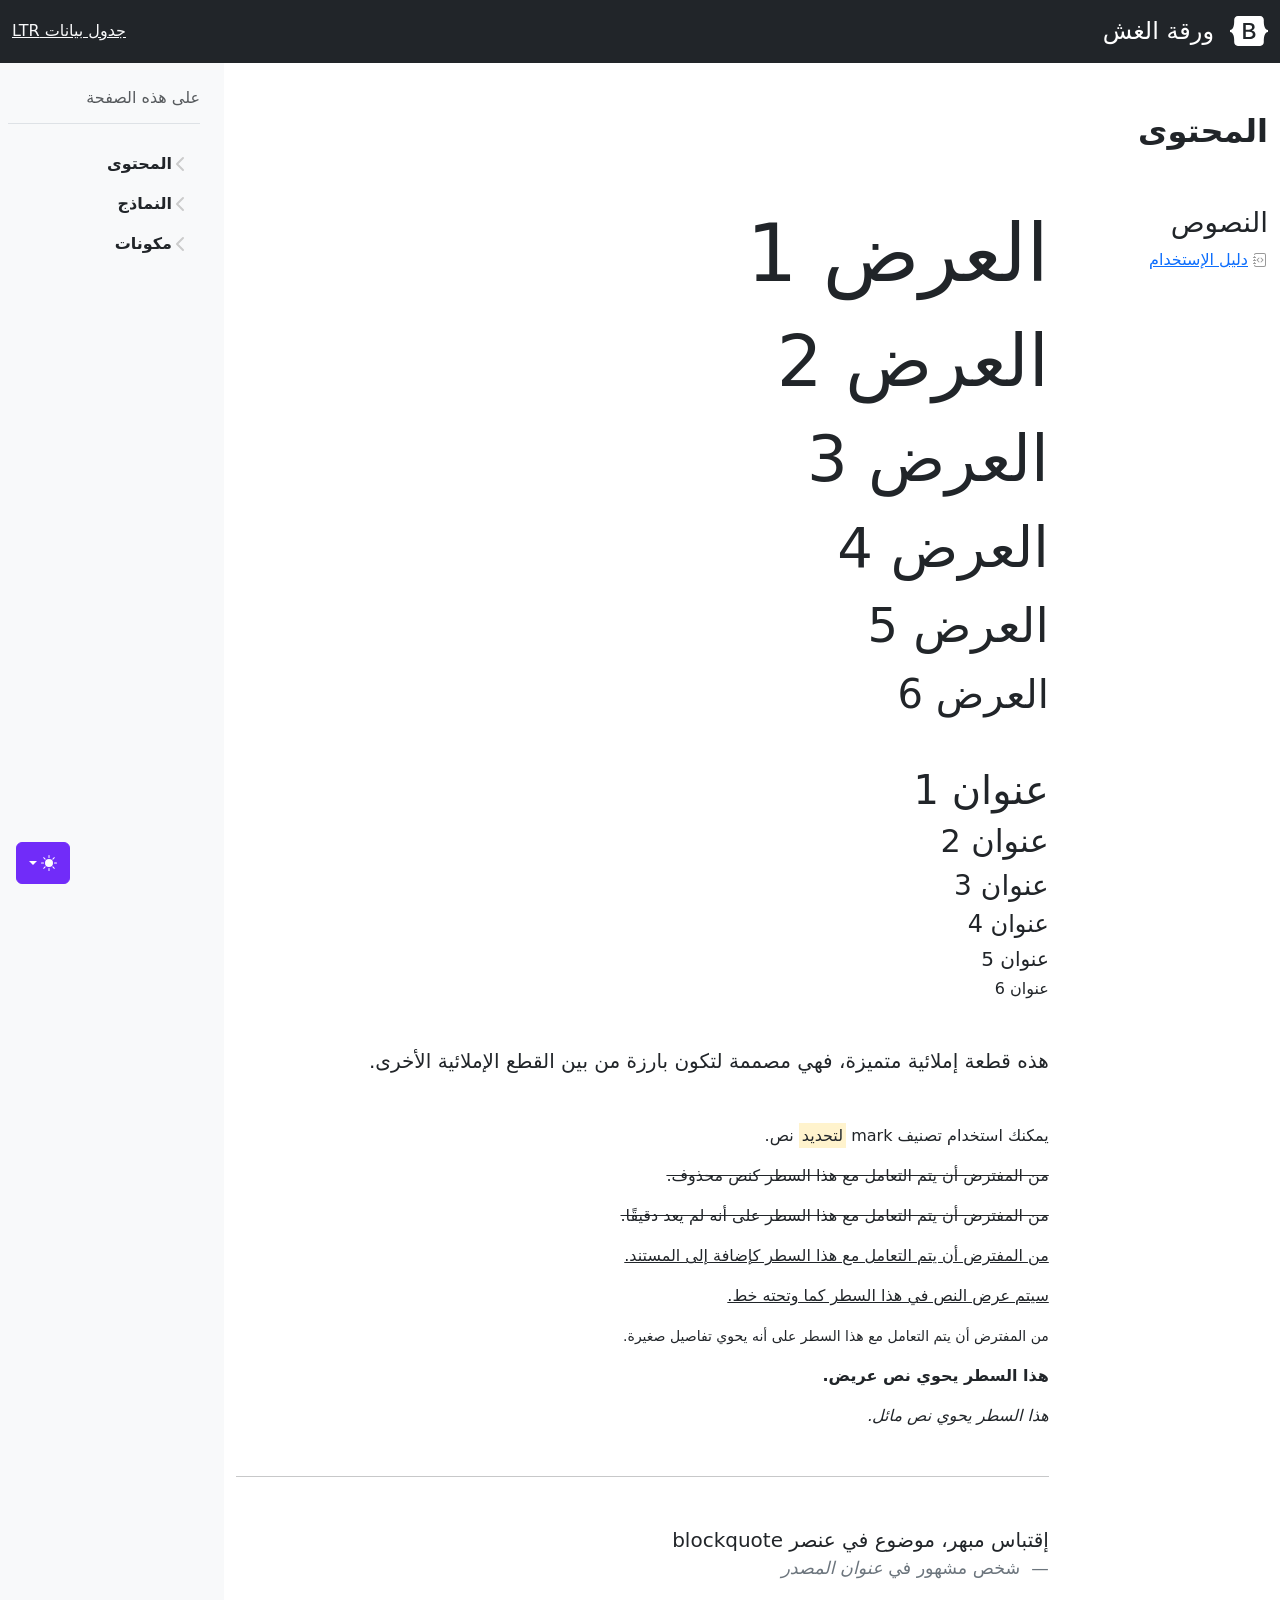
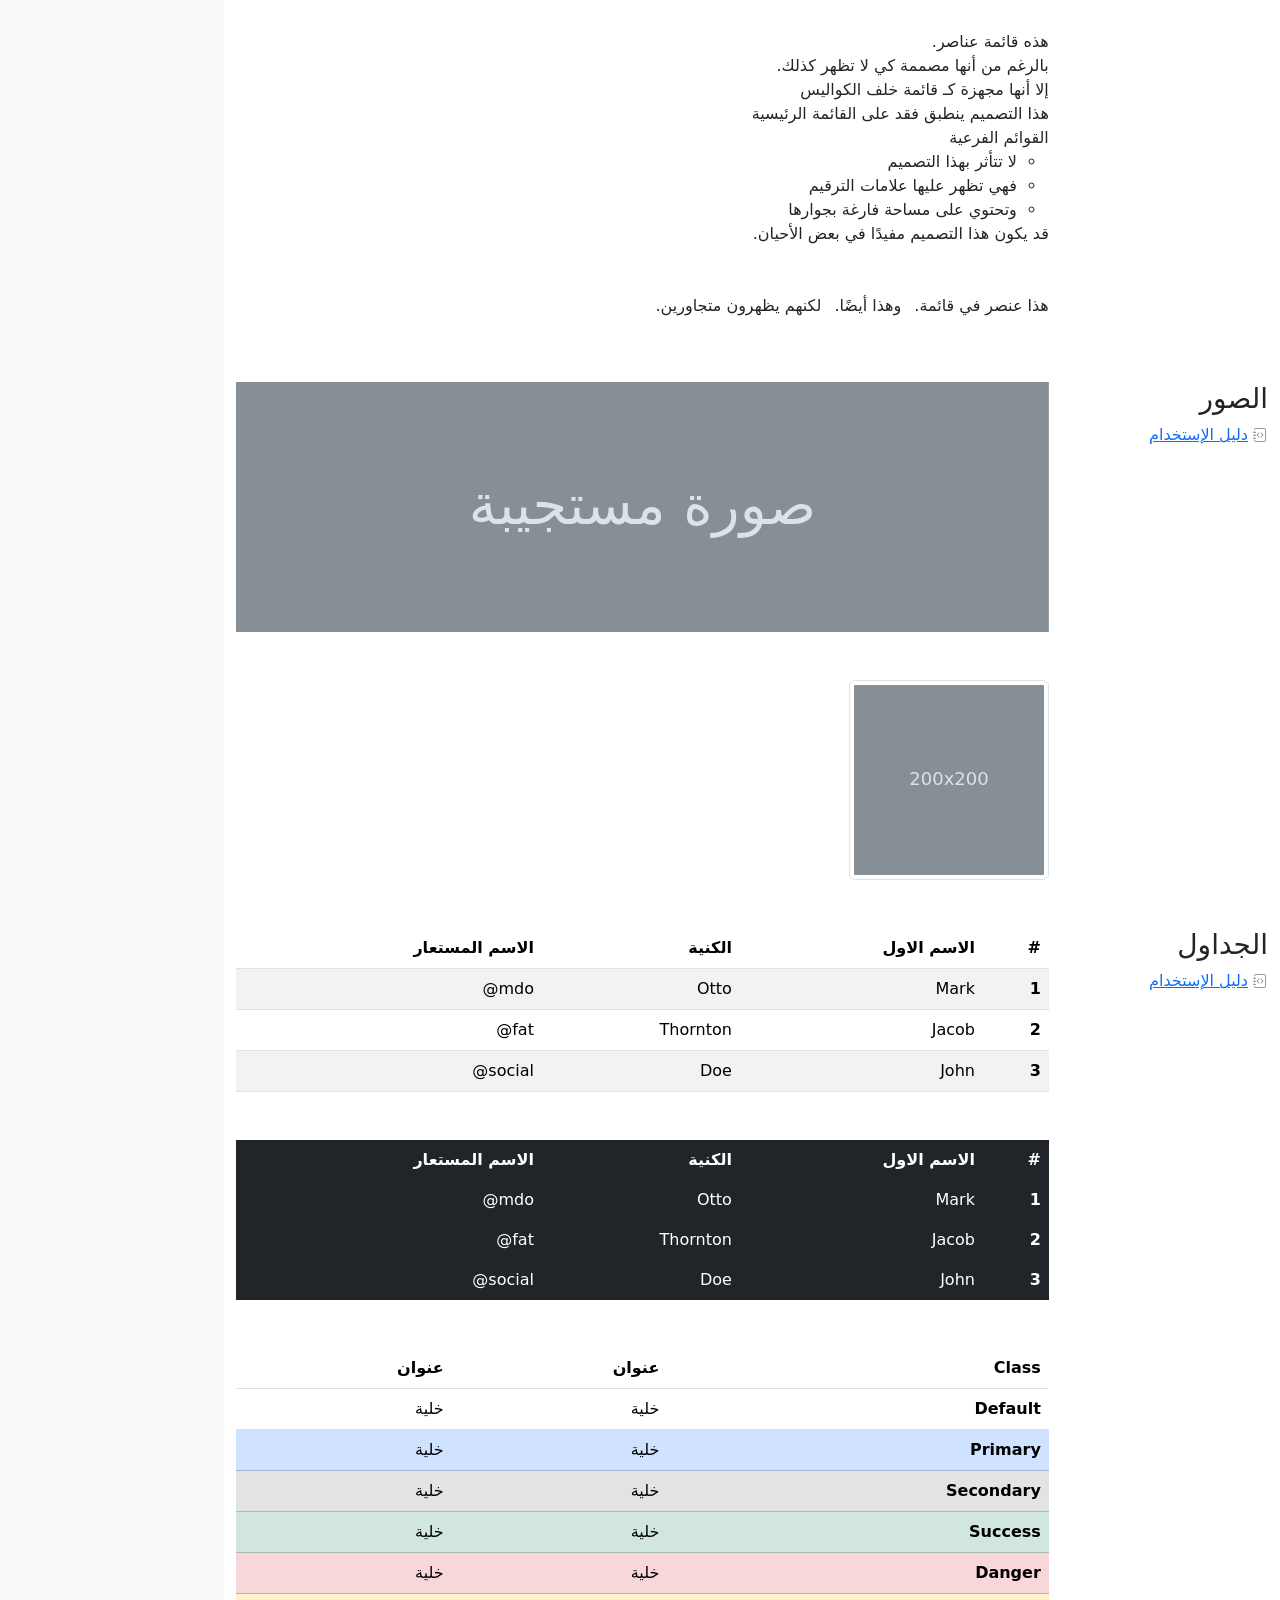
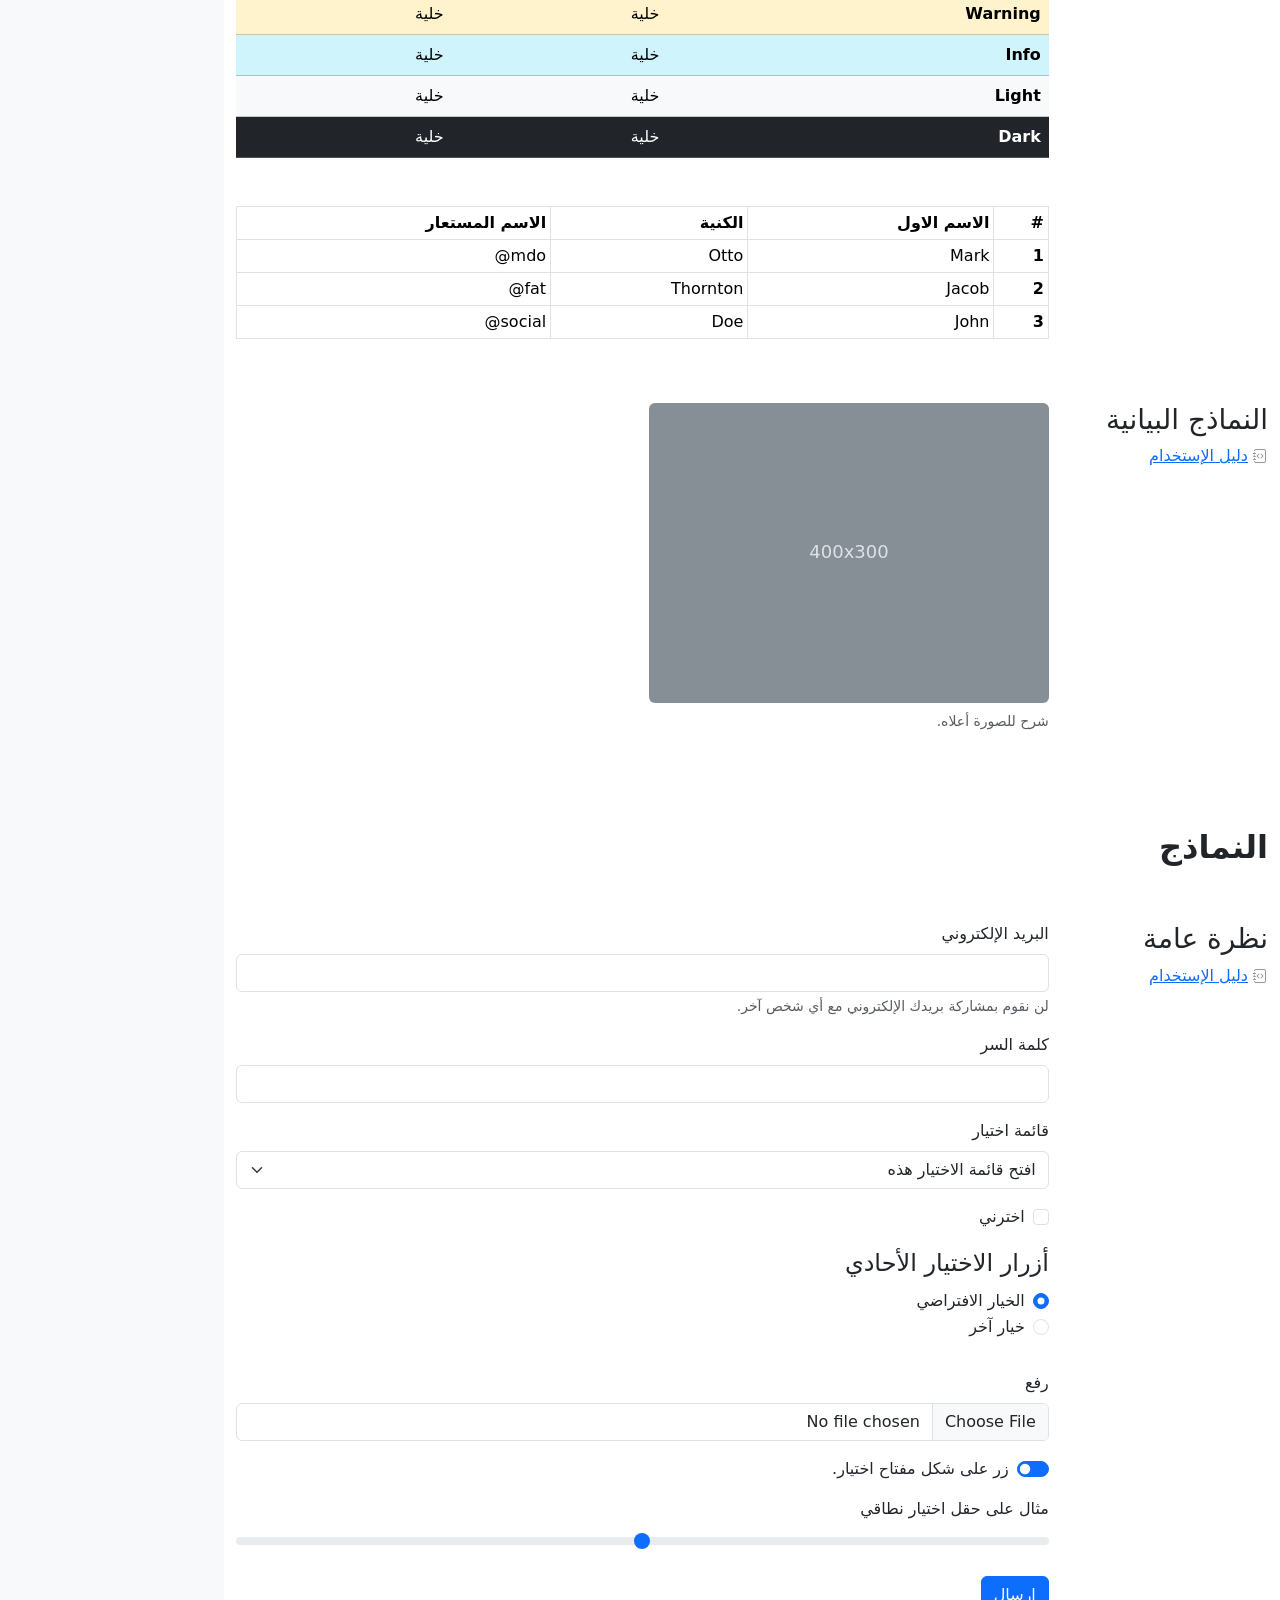
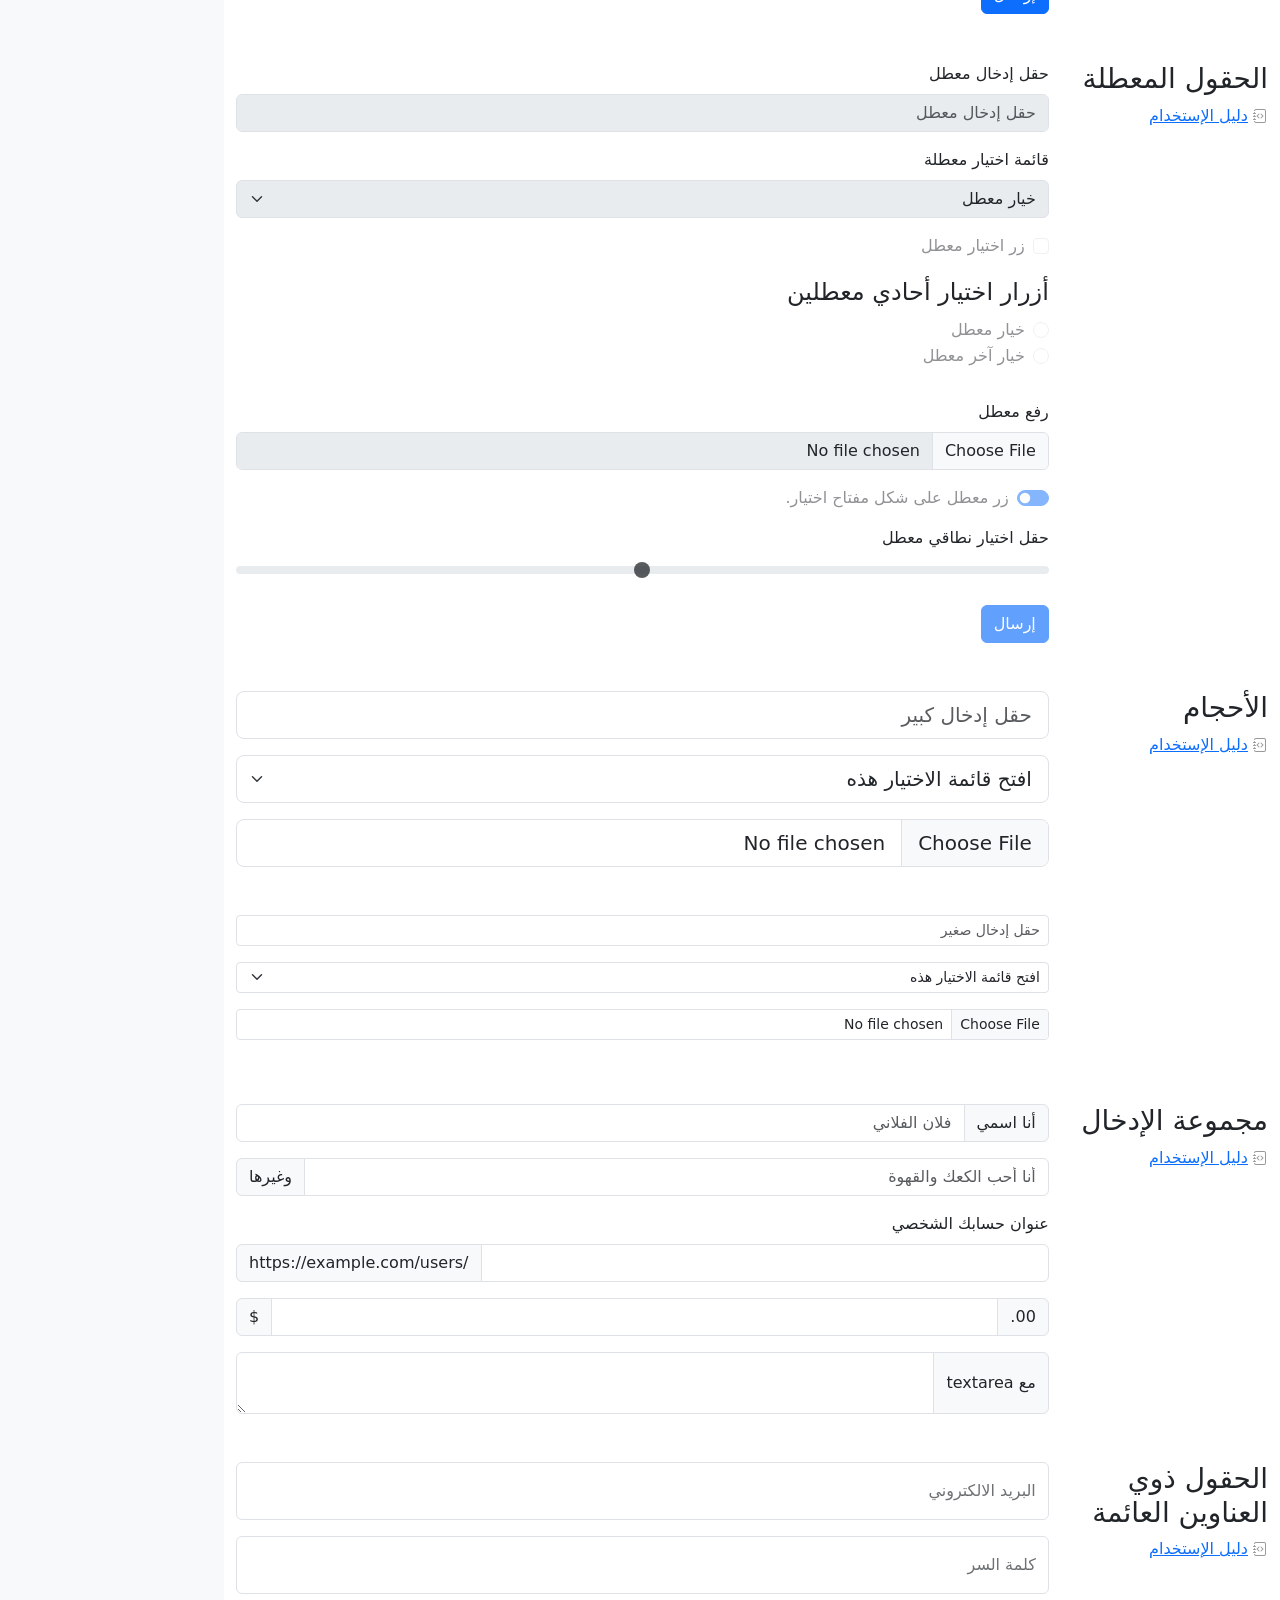
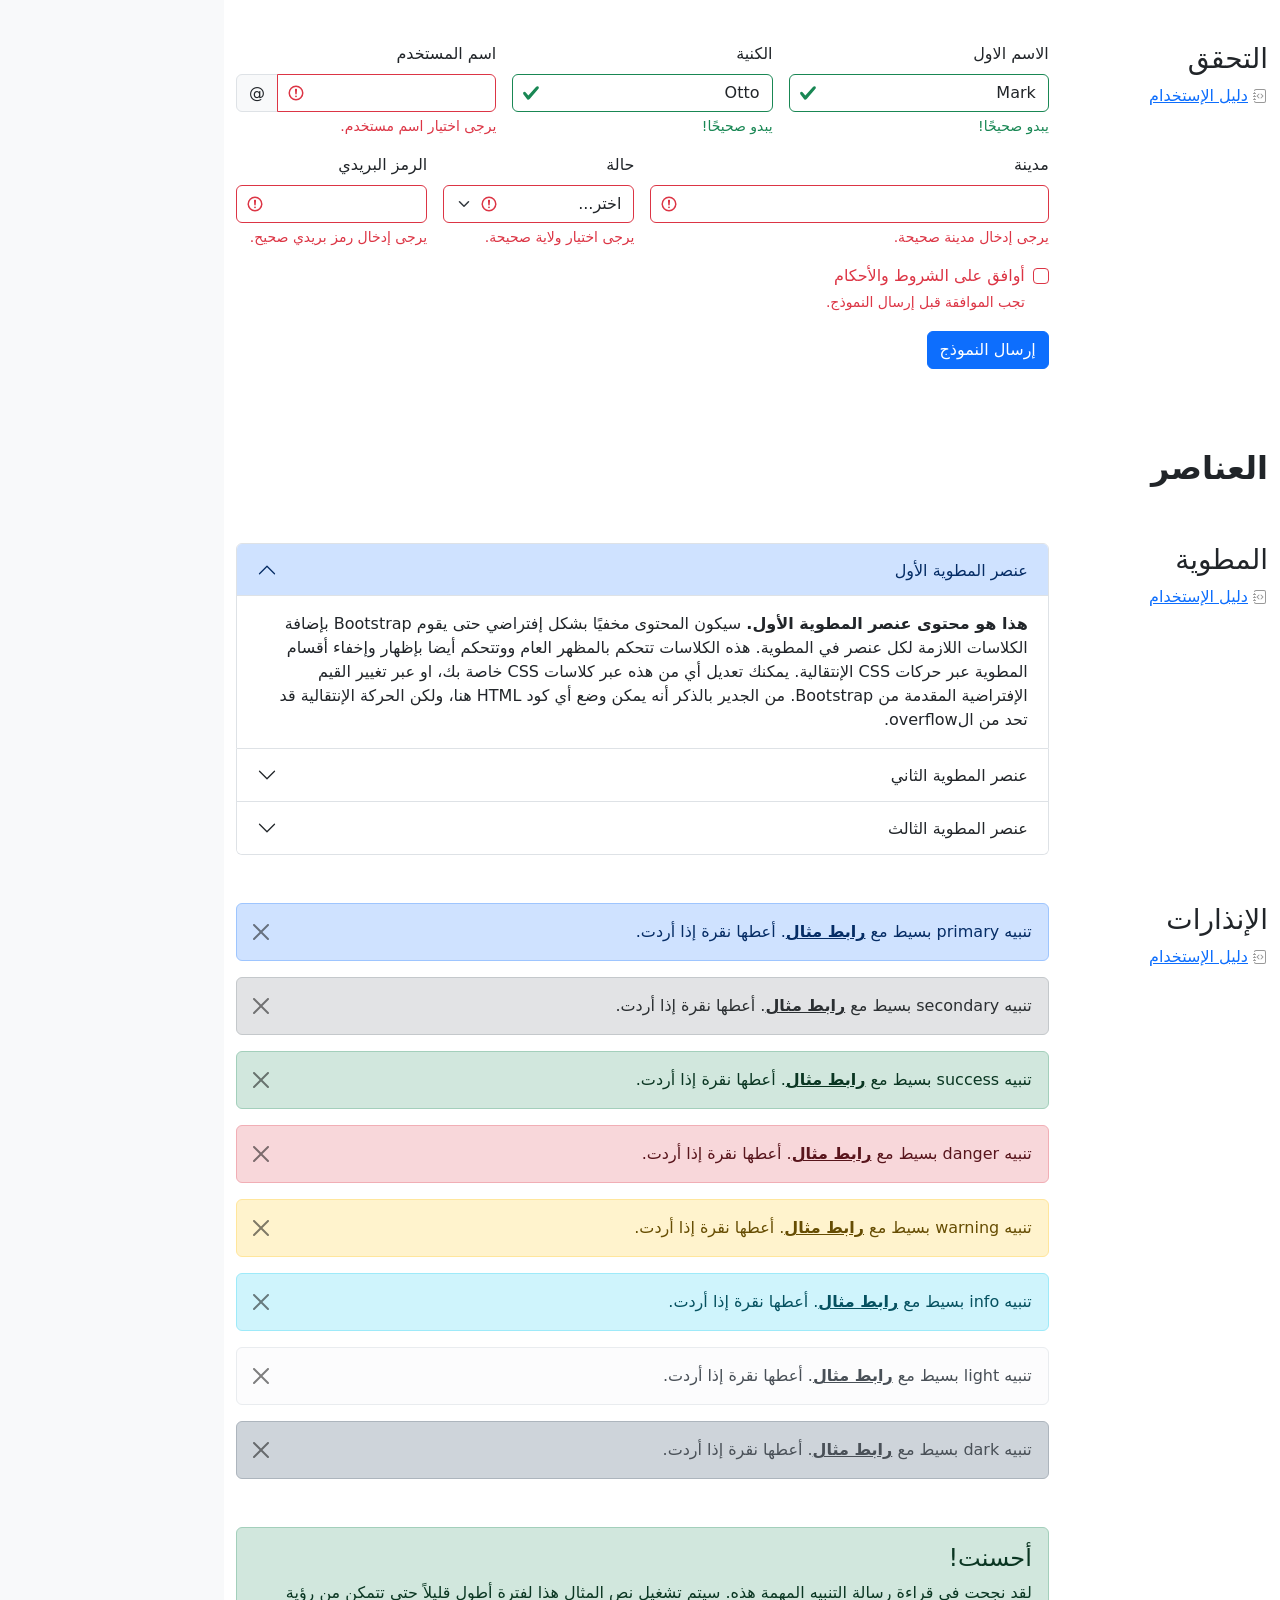
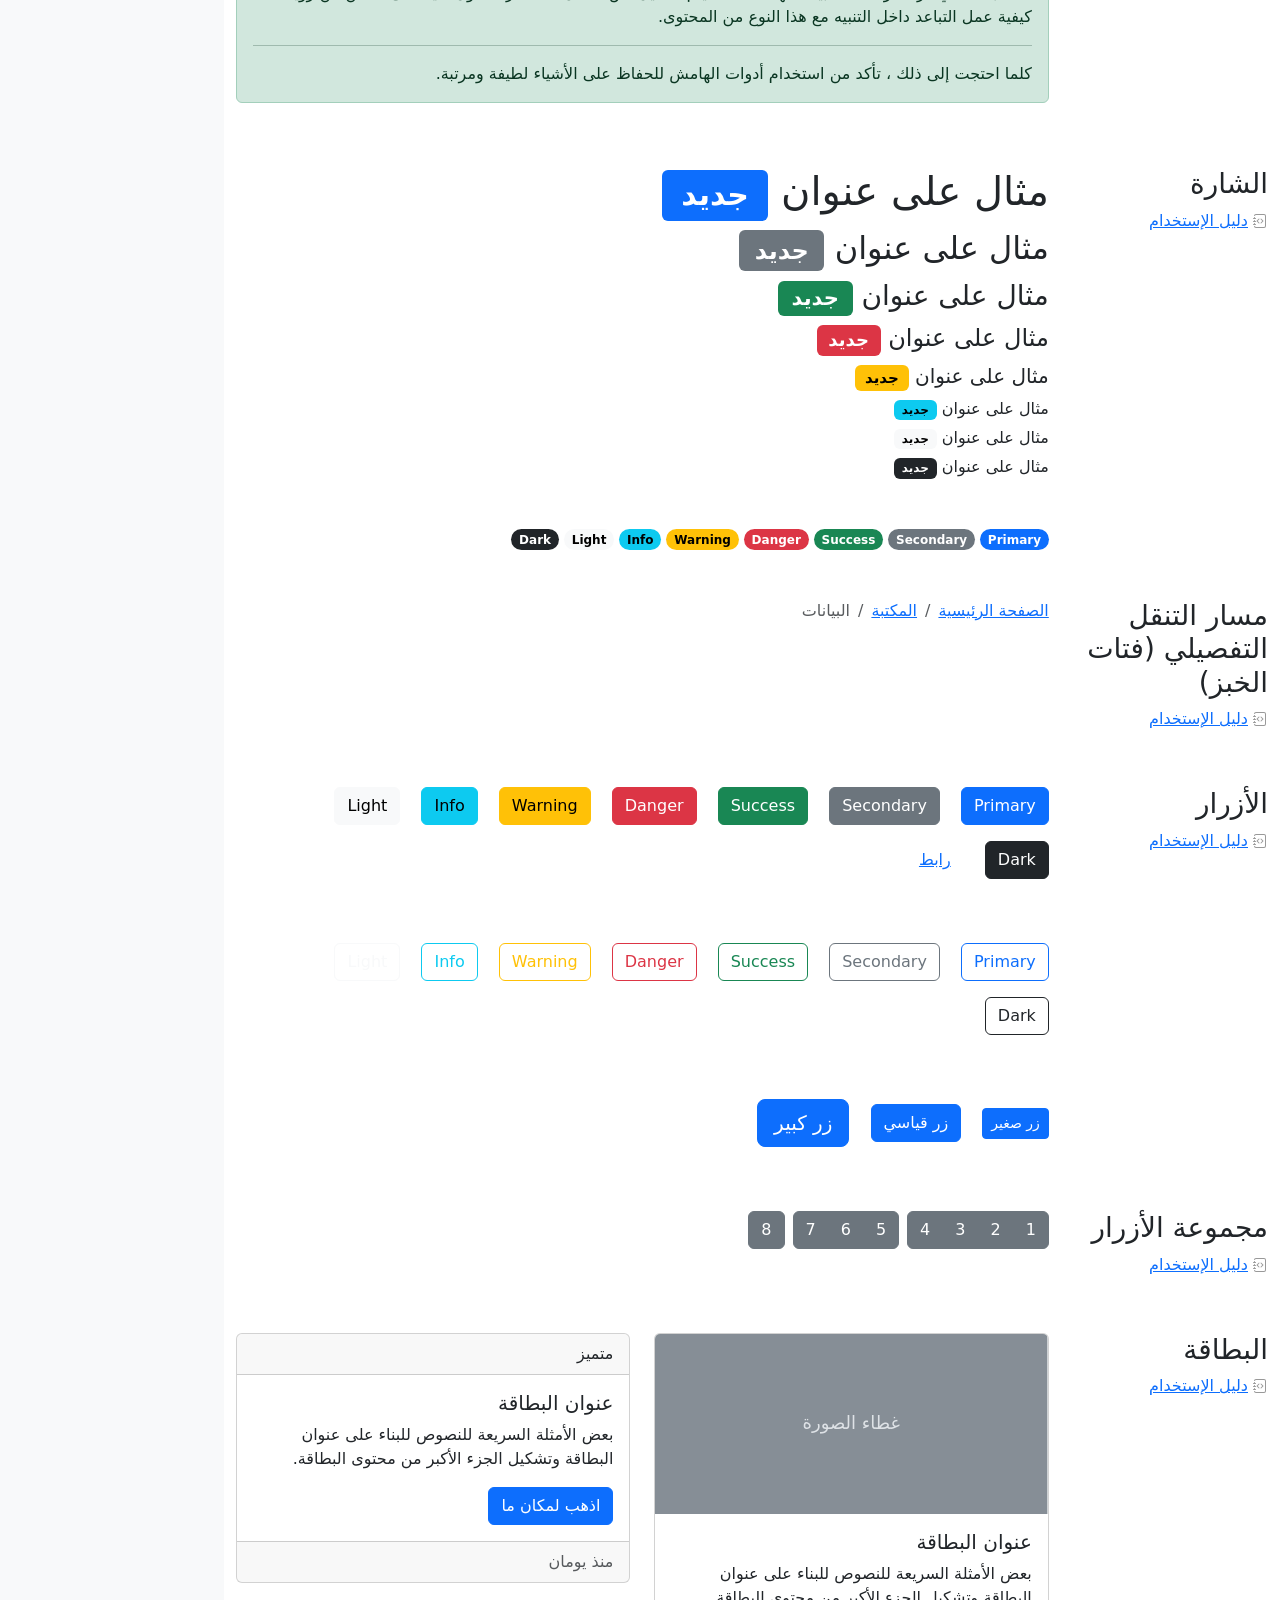
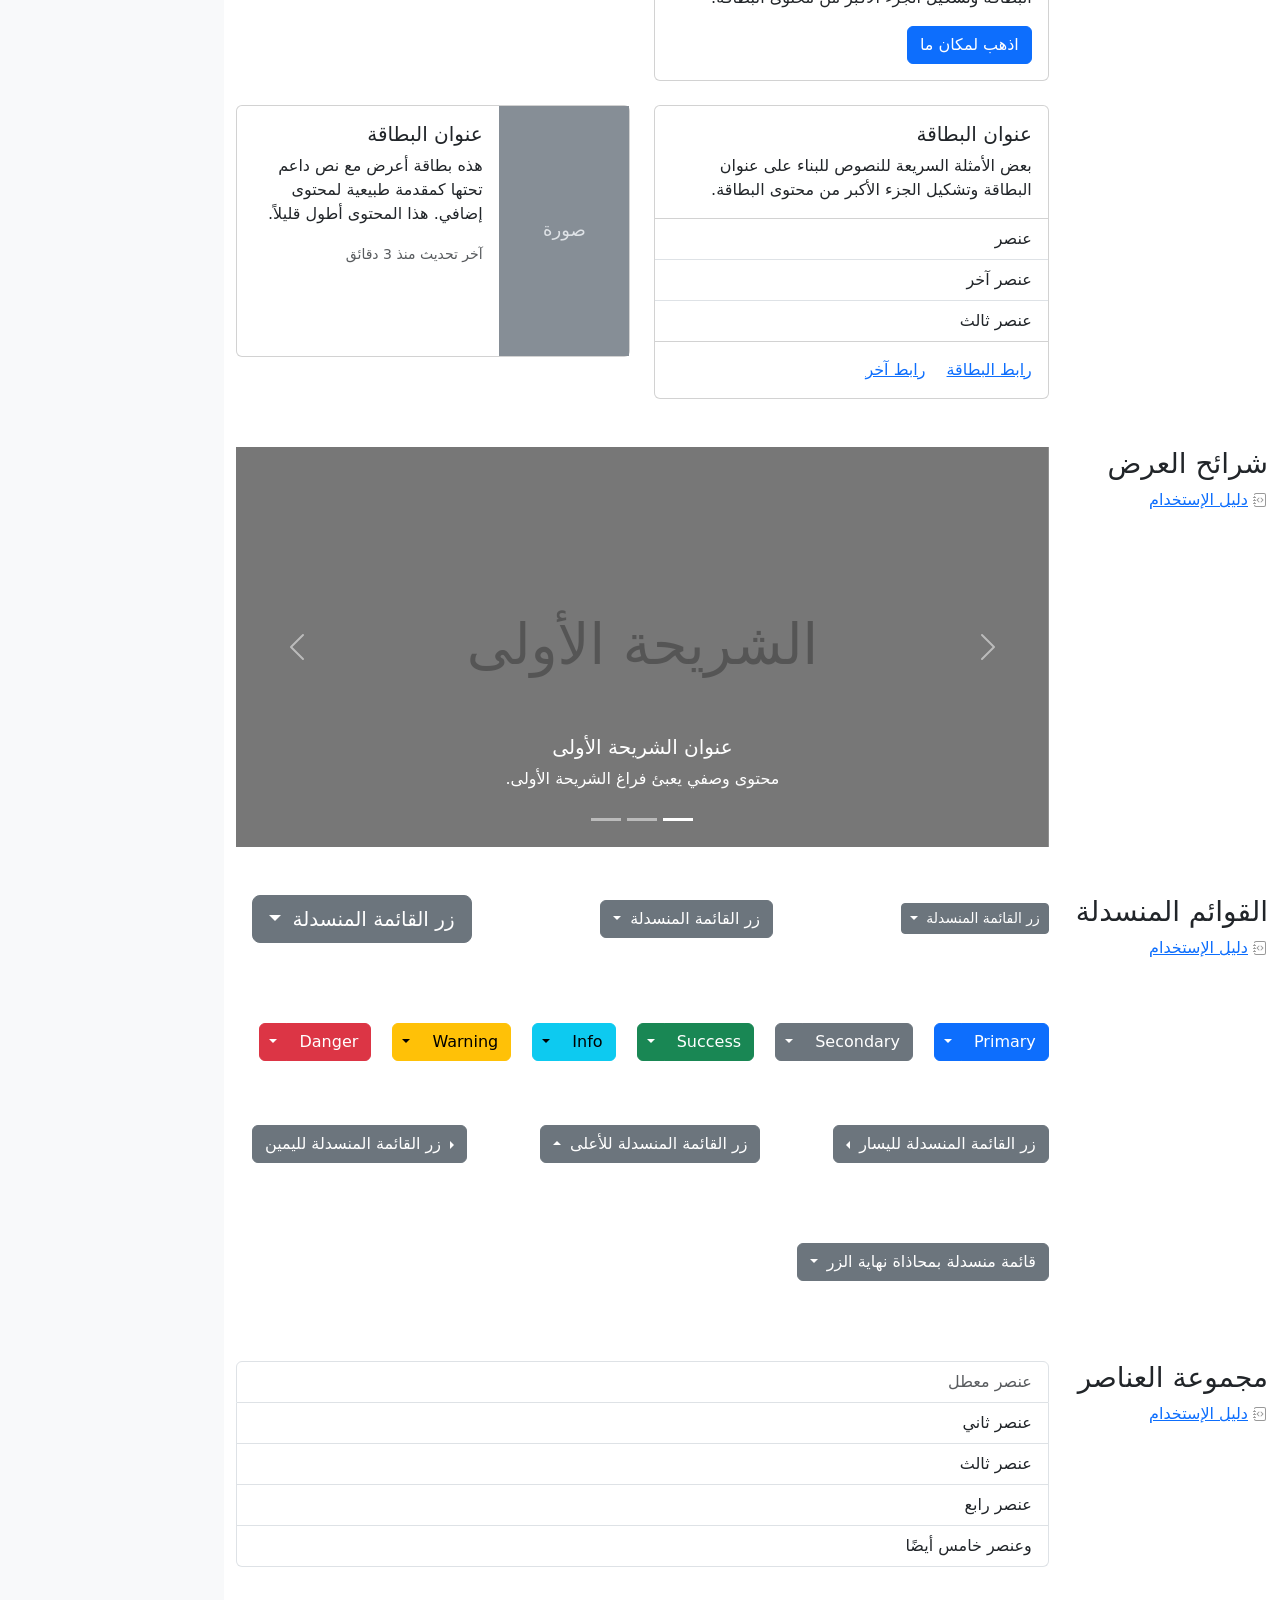
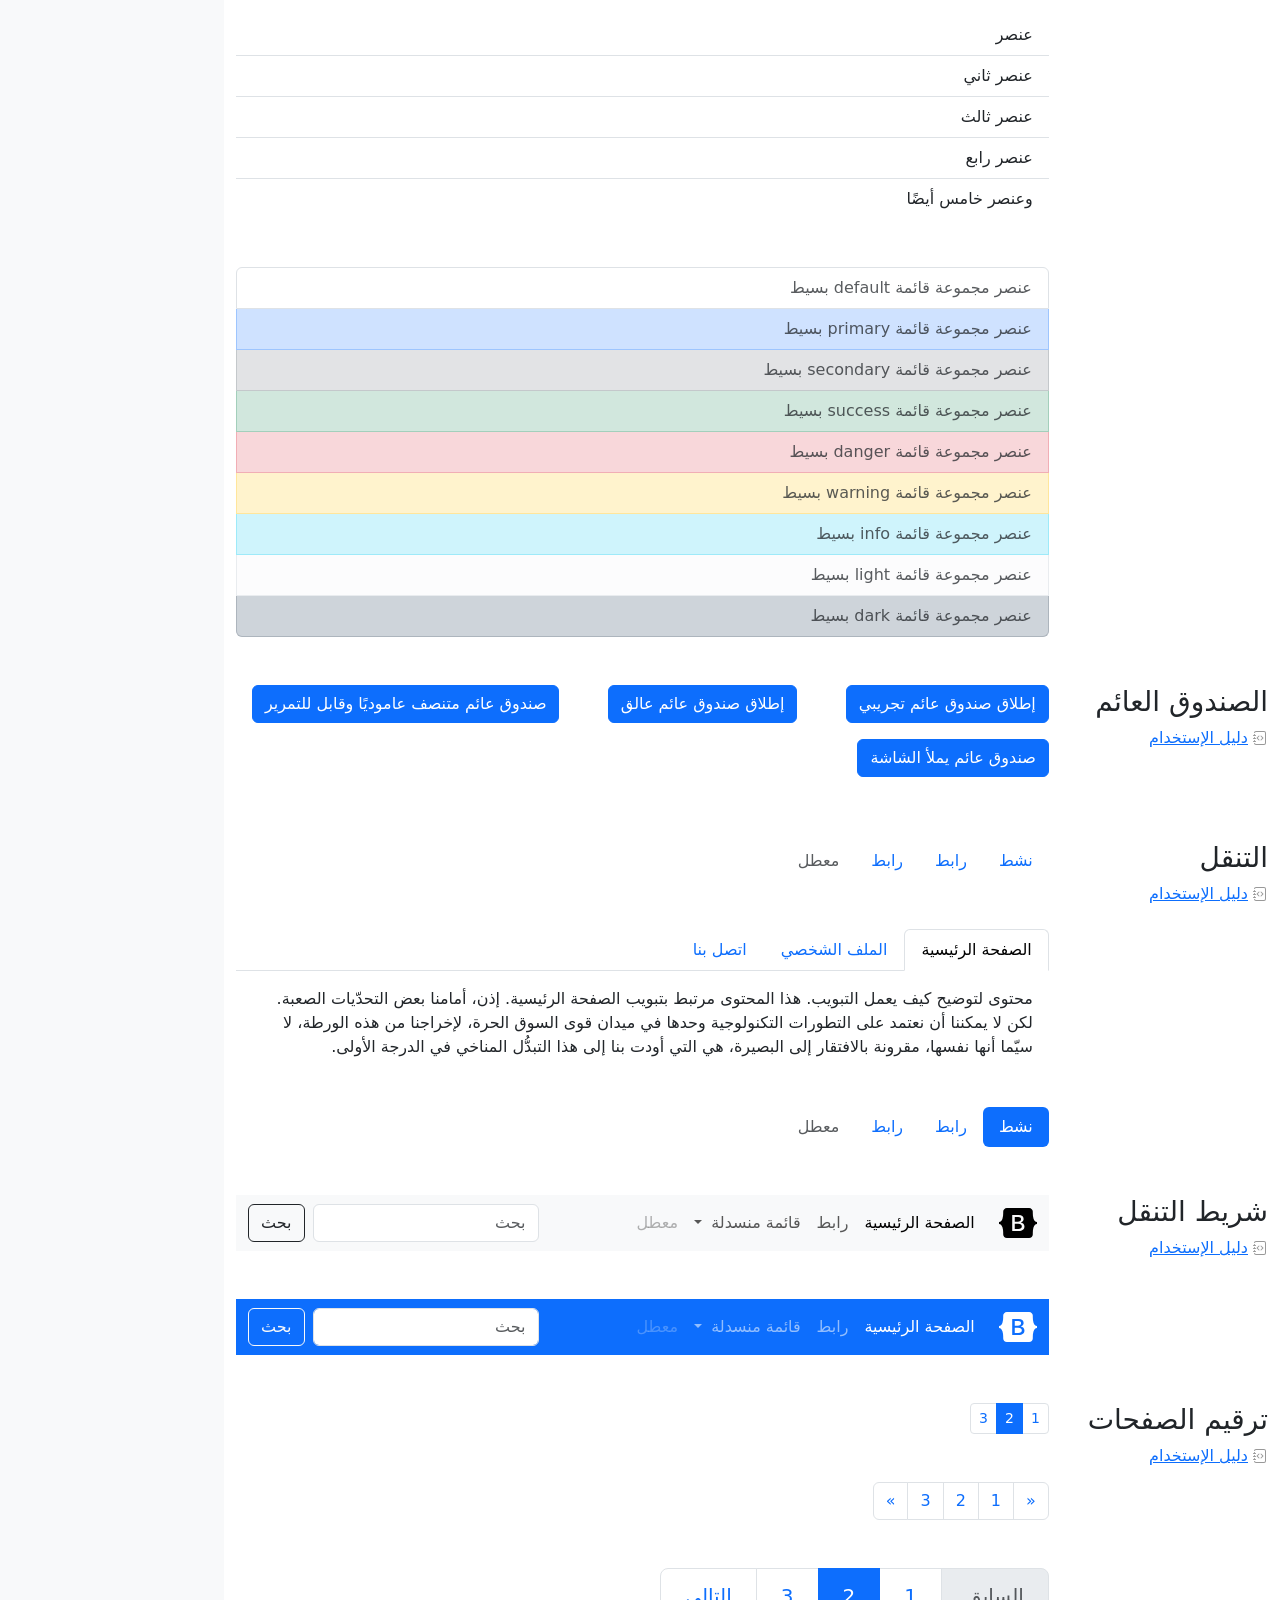
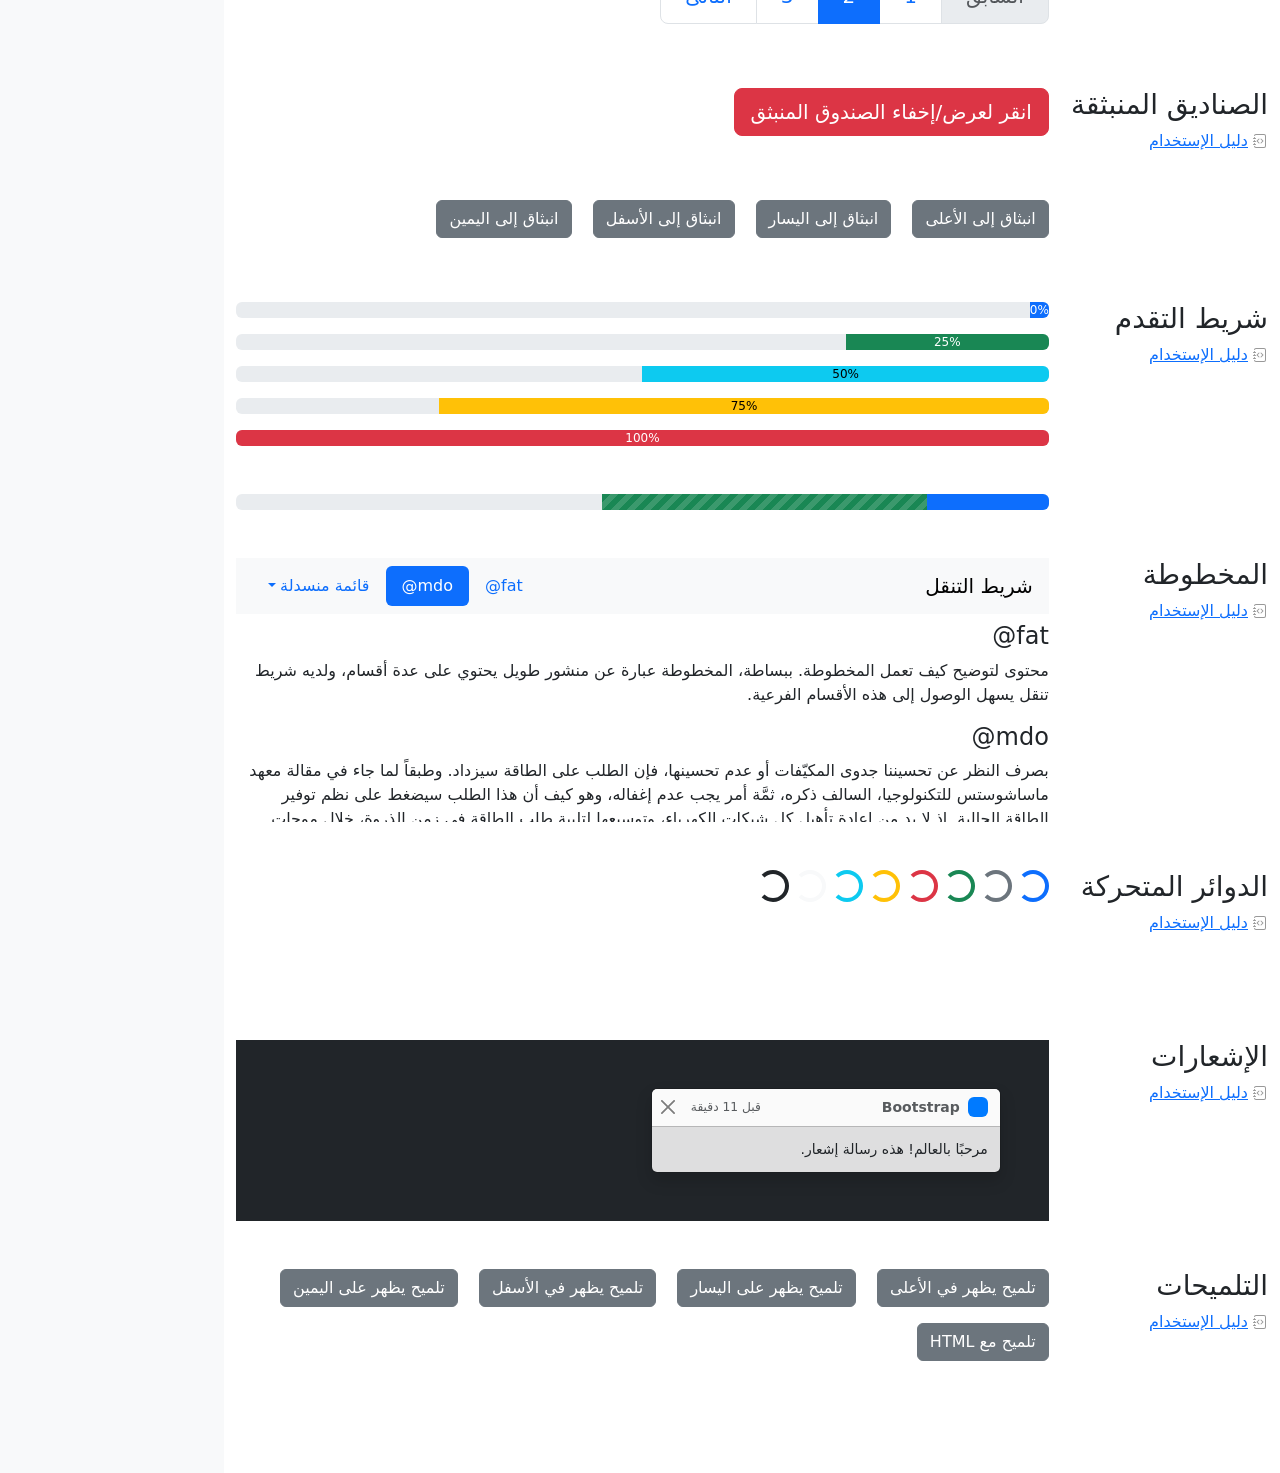
<file: Academy-Cinemas/bootstrap-5.3.8-examples/cheatsheet-rtl/index.html>
<!doctype html>
<html lang="ar" dir="rtl" data-bs-theme="auto">
  <head>
    <meta charset="utf-8" />
    <meta name="viewport" content="width=device-width, initial-scale=1" />
    <meta name="description" content="" />
    <meta
      name="author"
      content="Mark Otto, Jacob Thornton, and Bootstrap contributors"
    />
    <meta name="generator" content="Astro v5.13.2" />
    <title>ورقة الغش · Bootstrap v5.3</title>
    <link
      rel="canonical"
      href="https://getbootstrap.com/docs/5.3/examples/cheatsheet-rtl/"
    />
    <script src="../assets/js/color-modes.js"></script>
    <link href="../assets/dist/css/bootstrap.rtl.min.css" rel="stylesheet" />
    <meta name="theme-color" content="#712cf9" />
    <link href="../cheatsheet/cheatsheet.rtl.css" rel="stylesheet" />
    <style>
      .bd-placeholder-img {
        font-size: 1.125rem;
        text-anchor: middle;
        -webkit-user-select: none;
        -moz-user-select: none;
        user-select: none;
      }
      @media (min-width: 768px) {
        .bd-placeholder-img-lg {
          font-size: 3.5rem;
        }
      }
      .b-example-divider {
        width: 100%;
        height: 3rem;
        background-color: #0000001a;
        border: solid rgba(0, 0, 0, 0.15);
        border-width: 1px 0;
        box-shadow:
          inset 0 0.5em 1.5em #0000001a,
          inset 0 0.125em 0.5em #00000026;
      }
      .b-example-vr {
        flex-shrink: 0;
        width: 1.5rem;
        height: 100vh;
      }
      .bi {
        vertical-align: -0.125em;
        fill: currentColor;
      }
      .nav-scroller {
        position: relative;
        z-index: 2;
        height: 2.75rem;
        overflow-y: hidden;
      }
      .nav-scroller .nav {
        display: flex;
        flex-wrap: nowrap;
        padding-bottom: 1rem;
        margin-top: -1px;
        overflow-x: auto;
        text-align: center;
        white-space: nowrap;
        -webkit-overflow-scrolling: touch;
      }
      .btn-bd-primary {
        --bd-violet-bg: #712cf9;
        --bd-violet-rgb: 112.520718, 44.062154, 249.437846;
        --bs-btn-font-weight: 600;
        --bs-btn-color: var(--bs-white);
        --bs-btn-bg: var(--bd-violet-bg);
        --bs-btn-border-color: var(--bd-violet-bg);
        --bs-btn-hover-color: var(--bs-white);
        --bs-btn-hover-bg: #6528e0;
        --bs-btn-hover-border-color: #6528e0;
        --bs-btn-focus-shadow-rgb: var(--bd-violet-rgb);
        --bs-btn-active-color: var(--bs-btn-hover-color);
        --bs-btn-active-bg: #5a23c8;
        --bs-btn-active-border-color: #5a23c8;
      }
      .bd-mode-toggle {
        z-index: 1500;
      }
      .bd-mode-toggle .bi {
        width: 1em;
        height: 1em;
      }
      .bd-mode-toggle .dropdown-menu .active .bi {
        display: block !important;
      }
    </style>
  </head>
  <body class="bg-body-tertiary">
    <svg xmlns="http://www.w3.org/2000/svg" class="d-none">
      <symbol id="check2" viewBox="0 0 16 16">
        <path
          d="M13.854 3.646a.5.5 0 0 1 0 .708l-7 7a.5.5 0 0 1-.708 0l-3.5-3.5a.5.5 0 1 1 .708-.708L6.5 10.293l6.646-6.647a.5.5 0 0 1 .708 0z"
        ></path>
      </symbol>
      <symbol id="circle-half" viewBox="0 0 16 16">
        <path
          d="M8 15A7 7 0 1 0 8 1v14zm0 1A8 8 0 1 1 8 0a8 8 0 0 1 0 16z"
        ></path>
      </symbol>
      <symbol id="moon-stars-fill" viewBox="0 0 16 16">
        <path
          d="M6 .278a.768.768 0 0 1 .08.858 7.208 7.208 0 0 0-.878 3.46c0 4.021 3.278 7.277 7.318 7.277.527 0 1.04-.055 1.533-.16a.787.787 0 0 1 .81.316.733.733 0 0 1-.031.893A8.349 8.349 0 0 1 8.344 16C3.734 16 0 12.286 0 7.71 0 4.266 2.114 1.312 5.124.06A.752.752 0 0 1 6 .278z"
        ></path>
        <path
          d="M10.794 3.148a.217.217 0 0 1 .412 0l.387 1.162c.173.518.579.924 1.097 1.097l1.162.387a.217.217 0 0 1 0 .412l-1.162.387a1.734 1.734 0 0 0-1.097 1.097l-.387 1.162a.217.217 0 0 1-.412 0l-.387-1.162A1.734 1.734 0 0 0 9.31 6.593l-1.162-.387a.217.217 0 0 1 0-.412l1.162-.387a1.734 1.734 0 0 0 1.097-1.097l.387-1.162zM13.863.099a.145.145 0 0 1 .274 0l.258.774c.115.346.386.617.732.732l.774.258a.145.145 0 0 1 0 .274l-.774.258a1.156 1.156 0 0 0-.732.732l-.258.774a.145.145 0 0 1-.274 0l-.258-.774a1.156 1.156 0 0 0-.732-.732l-.774-.258a.145.145 0 0 1 0-.274l.774-.258c.346-.115.617-.386.732-.732L13.863.1z"
        ></path>
      </symbol>
      <symbol id="sun-fill" viewBox="0 0 16 16">
        <path
          d="M8 12a4 4 0 1 0 0-8 4 4 0 0 0 0 8zM8 0a.5.5 0 0 1 .5.5v2a.5.5 0 0 1-1 0v-2A.5.5 0 0 1 8 0zm0 13a.5.5 0 0 1 .5.5v2a.5.5 0 0 1-1 0v-2A.5.5 0 0 1 8 13zm8-5a.5.5 0 0 1-.5.5h-2a.5.5 0 0 1 0-1h2a.5.5 0 0 1 .5.5zM3 8a.5.5 0 0 1-.5.5h-2a.5.5 0 0 1 0-1h2A.5.5 0 0 1 3 8zm10.657-5.657a.5.5 0 0 1 0 .707l-1.414 1.415a.5.5 0 1 1-.707-.708l1.414-1.414a.5.5 0 0 1 .707 0zm-9.193 9.193a.5.5 0 0 1 0 .707L3.05 13.657a.5.5 0 0 1-.707-.707l1.414-1.414a.5.5 0 0 1 .707 0zm9.193 2.121a.5.5 0 0 1-.707 0l-1.414-1.414a.5.5 0 0 1 .707-.707l1.414 1.414a.5.5 0 0 1 0 .707zM4.464 4.465a.5.5 0 0 1-.707 0L2.343 3.05a.5.5 0 1 1 .707-.707l1.414 1.414a.5.5 0 0 1 0 .708z"
        ></path>
      </symbol>
    </svg>
    <div
      class="dropdown position-fixed bottom-0 end-0 mb-3 me-3 bd-mode-toggle"
    >
      <button
        class="btn btn-bd-primary py-2 dropdown-toggle d-flex align-items-center"
        id="bd-theme"
        type="button"
        aria-expanded="false"
        data-bs-toggle="dropdown"
        aria-label="Toggle theme (auto)"
      >
        <svg class="bi my-1 theme-icon-active" aria-hidden="true">
          <use href="#circle-half"></use>
        </svg>
        <span class="visually-hidden" id="bd-theme-text">Toggle theme</span>
      </button>
      <ul
        class="dropdown-menu dropdown-menu-end shadow"
        aria-labelledby="bd-theme-text"
      >
        <li>
          <button
            type="button"
            class="dropdown-item d-flex align-items-center"
            data-bs-theme-value="light"
            aria-pressed="false"
          >
            <svg class="bi me-2 opacity-50" aria-hidden="true">
              <use href="#sun-fill"></use>
            </svg>
            Light
            <svg class="bi ms-auto d-none" aria-hidden="true">
              <use href="#check2"></use>
            </svg>
          </button>
        </li>
        <li>
          <button
            type="button"
            class="dropdown-item d-flex align-items-center"
            data-bs-theme-value="dark"
            aria-pressed="false"
          >
            <svg class="bi me-2 opacity-50" aria-hidden="true">
              <use href="#moon-stars-fill"></use>
            </svg>
            Dark
            <svg class="bi ms-auto d-none" aria-hidden="true">
              <use href="#check2"></use>
            </svg>
          </button>
        </li>
        <li>
          <button
            type="button"
            class="dropdown-item d-flex align-items-center active"
            data-bs-theme-value="auto"
            aria-pressed="true"
          >
            <svg class="bi me-2 opacity-50" aria-hidden="true">
              <use href="#circle-half"></use>
            </svg>
            Auto
            <svg class="bi ms-auto d-none" aria-hidden="true">
              <use href="#check2"></use>
            </svg>
          </button>
        </li>
      </ul>
    </div>
    <header
      class="bd-header bg-dark py-3 d-flex align-items-stretch border-bottom border-dark"
    >
      <div class="container-fluid d-flex align-items-center">
        <h1 class="d-flex align-items-center fs-4 text-white mb-0">
          <img
            src="../assets/brand/bootstrap-logo-white.svg"
            width="38"
            height="30"
            class="me-3"
            alt="Bootstrap"
          />
          ورقة الغش
        </h1>
        <a
          href="../examples/cheatsheet/"
          class="ms-auto link-light"
          hreflang="en"
          >جدول بيانات LTR</a
        >
      </div>
    </header>
    <aside
      class="bd-aside sticky-xl-top text-body-secondary align-self-start mb-3 mb-xl-5 px-2"
    >
      <h2 class="h6 pt-4 pb-3 mb-4 border-bottom">على هذه الصفحة</h2>
      <nav class="small" id="toc">
        <ul class="list-unstyled">
          <li class="my-2">
            <button
              type="button"
              class="btn d-inline-flex align-items-center collapsed border-0"
              data-bs-toggle="collapse"
              aria-expanded="false"
              data-bs-target="#contents-collapse"
              aria-controls="contents-collapse"
            >
              المحتوى
            </button>
            <ul class="list-unstyled ps-3 collapse" id="contents-collapse">
              <li>
                <a
                  class="d-inline-flex align-items-center rounded text-decoration-none"
                  href="#typography"
                  >النصوص</a
                >
              </li>
              <li>
                <a
                  class="d-inline-flex align-items-center rounded text-decoration-none"
                  href="#images"
                  >الصور</a
                >
              </li>
              <li>
                <a
                  class="d-inline-flex align-items-center rounded text-decoration-none"
                  href="#tables"
                  >الجداول</a
                >
              </li>
              <li>
                <a
                  class="d-inline-flex align-items-center rounded text-decoration-none"
                  href="#figures"
                  >النماذج البيانية</a
                >
              </li>
            </ul>
          </li>
          <li class="my-2">
            <button
              type="button"
              class="btn d-inline-flex align-items-center collapsed border-0"
              data-bs-toggle="collapse"
              aria-expanded="false"
              data-bs-target="#forms-collapse"
              aria-controls="forms-collapse"
            >
              النماذج
            </button>
            <ul class="list-unstyled ps-3 collapse" id="forms-collapse">
              <li>
                <a
                  class="d-inline-flex align-items-center rounded text-decoration-none"
                  href="#overview"
                  >نظرة عامة</a
                >
              </li>
              <li>
                <a
                  class="d-inline-flex align-items-center rounded text-decoration-none"
                  href="#disabled-forms"
                  >الحقول المعطلة</a
                >
              </li>
              <li>
                <a
                  class="d-inline-flex align-items-center rounded text-decoration-none"
                  href="#sizing"
                  >الأحجام</a
                >
              </li>
              <li>
                <a
                  class="d-inline-flex align-items-center rounded text-decoration-none"
                  href="#input-group"
                  >مجموعة الإدخال</a
                >
              </li>
              <li>
                <a
                  class="d-inline-flex align-items-center rounded text-decoration-none"
                  href="#floating-labels"
                  >الحقول ذوي العناوين العائمة</a
                >
              </li>
              <li>
                <a
                  class="d-inline-flex align-items-center rounded text-decoration-none"
                  href="#validation"
                  >التحقق</a
                >
              </li>
            </ul>
          </li>
          <li class="my-2">
            <button
              type="button"
              class="btn d-inline-flex align-items-center collapsed border-0"
              data-bs-toggle="collapse"
              aria-expanded="false"
              data-bs-target="#components-collapse"
              aria-controls="components-collapse"
            >
              مكونات
            </button>
            <ul class="list-unstyled ps-3 collapse" id="components-collapse">
              <li>
                <a
                  class="d-inline-flex align-items-center rounded text-decoration-none"
                  href="#accordion"
                  >المطوية</a
                >
              </li>
              <li>
                <a
                  class="d-inline-flex align-items-center rounded text-decoration-none"
                  href="#alerts"
                  >الإنذارات</a
                >
              </li>
              <li>
                <a
                  class="d-inline-flex align-items-center rounded text-decoration-none"
                  href="#badge"
                  >الشارة</a
                >
              </li>
              <li>
                <a
                  class="d-inline-flex align-items-center rounded text-decoration-none"
                  href="#breadcrumb"
                  >مسار التنقل التفصيلي</a
                >
              </li>
              <li>
                <a
                  class="d-inline-flex align-items-center rounded text-decoration-none"
                  href="#buttons"
                  >الأزرار</a
                >
              </li>
              <li>
                <a
                  class="d-inline-flex align-items-center rounded text-decoration-none"
                  href="#button-group"
                  >مجموعة الأزرار</a
                >
              </li>
              <li>
                <a
                  class="d-inline-flex align-items-center rounded text-decoration-none"
                  href="#card"
                  >البطاقة</a
                >
              </li>
              <li>
                <a
                  class="d-inline-flex align-items-center rounded text-decoration-none"
                  href="#carousel"
                  >شرائح العرض</a
                >
              </li>
              <li>
                <a
                  class="d-inline-flex align-items-center rounded text-decoration-none"
                  href="#dropdowns"
                  >القوائم المنسدلة</a
                >
              </li>
              <li>
                <a
                  class="d-inline-flex align-items-center rounded text-decoration-none"
                  href="#list-group"
                  >مجموعة العناصر</a
                >
              </li>
              <li>
                <a
                  class="d-inline-flex align-items-center rounded text-decoration-none"
                  href="#modal"
                  >الصندوق العائم</a
                >
              </li>
              <li>
                <a
                  class="d-inline-flex align-items-center rounded text-decoration-none"
                  href="#navs"
                  >التنقل</a
                >
              </li>
              <li>
                <a
                  class="d-inline-flex align-items-center rounded text-decoration-none"
                  href="#navbar"
                  >شريط التنقل</a
                >
              </li>
              <li>
                <a
                  class="d-inline-flex align-items-center rounded text-decoration-none"
                  href="#pagination"
                  >ترقيم الصفحات</a
                >
              </li>
              <li>
                <a
                  class="d-inline-flex align-items-center rounded text-decoration-none"
                  href="#popovers"
                  >الصناديق المنبثقة</a
                >
              </li>
              <li>
                <a
                  class="d-inline-flex align-items-center rounded text-decoration-none"
                  href="#progress"
                  >شريط التقدم</a
                >
              </li>
              <li>
                <a
                  class="d-inline-flex align-items-center rounded text-decoration-none"
                  href="#scrollspy"
                  >المخطوطة</a
                >
              </li>
              <li>
                <a
                  class="d-inline-flex align-items-center rounded text-decoration-none"
                  href="#spinners"
                  >الدوائر المتحركة</a
                >
              </li>
              <li>
                <a
                  class="d-inline-flex align-items-center rounded text-decoration-none"
                  href="#toasts"
                  >الإشعارات</a
                >
              </li>
              <li>
                <a
                  class="d-inline-flex align-items-center rounded text-decoration-none"
                  href="#tooltips"
                  >التلميحات</a
                >
              </li>
            </ul>
          </li>
        </ul>
      </nav>
    </aside>
    <main class="bd-cheatsheet container-fluid bg-body">
      <section id="content">
        <h2 class="sticky-xl-top fw-bold pt-3 pt-xl-5 pb-2 pb-xl-3">المحتوى</h2>
        <article class="my-3" id="typography">
          <div
            class="bd-heading sticky-xl-top align-self-start mt-5 mb-3 mt-xl-0 mb-xl-2"
          >
            <h3>النصوص</h3>
            <a
              class="d-flex align-items-center"
              hreflang="en"
              href="../content/typography"
              >دليل الإستخدام</a
            >
          </div>
          <div>
            <div class="bd-example-snippet bd-code-snippet">
              <div class="bd-example m-0 border-0">
                <p class="display-1">العرض 1</p>
                <p class="display-2">العرض 2</p>
                <p class="display-3">العرض 3</p>
                <p class="display-4">العرض 4</p>
                <p class="display-5">العرض 5</p>
                <p class="display-6">العرض 6</p>
              </div>
            </div>
            <div class="bd-example-snippet bd-code-snippet">
              <div class="bd-example m-0 border-0">
                <p class="h1">عنوان 1</p>
                <p class="h2">عنوان 2</p>
                <p class="h3">عنوان 3</p>
                <p class="h4">عنوان 4</p>
                <p class="h5">عنوان 5</p>
                <p class="h6">عنوان 6</p>
              </div>
            </div>
            <div class="bd-example-snippet bd-code-snippet">
              <div class="bd-example m-0 border-0">
                <p class="lead">
                  هذه قطعة إملائية متميزة، فهي مصممة لتكون بارزة من بين القطع
                  الإملائية الأخرى.
                </p>
              </div>
            </div>
            <div class="bd-example-snippet bd-code-snippet">
              <div class="bd-example m-0 border-0">
                <p>يمكنك استخدام تصنيف mark <mark>لتحديد</mark> نص.</p>
                <p>
                  <del>من المفترض أن يتم التعامل مع هذا السطر كنص محذوف.</del>
                </p>
                <p>
                  <s
                    >من المفترض أن يتم التعامل مع هذا السطر على أنه لم يعد
                    دقيقًا.</s
                  >
                </p>
                <p>
                  <ins
                    >من المفترض أن يتم التعامل مع هذا السطر كإضافة إلى
                    المستند.</ins
                  >
                </p>
                <p><u>سيتم عرض النص في هذا السطر كما وتحته خط.</u></p>
                <p>
                  <small
                    >من المفترض أن يتم التعامل مع هذا السطر على أنه يحوي تفاصيل
                    صغيرة.</small
                  >
                </p>
                <p><strong>هذا السطر يحوي نص عريض.</strong></p>
                <p><em>هذا السطر يحوي نص مائل.</em></p>
              </div>
            </div>
            <div class="bd-example-snippet bd-code-snippet">
              <div class="bd-example m-0 border-0">
                <hr />
              </div>
            </div>
            <div class="bd-example-snippet bd-code-snippet">
              <div class="bd-example m-0 border-0">
                <blockquote class="blockquote">
                  <p>إقتباس مبهر، موضوع في عنصر blockquote</p>
                  <footer class="blockquote-footer">
                    شخص مشهور في
                    <cite title="عنوان المصدر"> عنوان المصدر </cite>
                  </footer>
                </blockquote>
              </div>
            </div>
            <div class="bd-example-snippet bd-code-snippet">
              <div class="bd-example m-0 border-0">
                <ul class="list-unstyled">
                  <li>هذه قائمة عناصر.</li>
                  <li>بالرغم من أنها مصممة كي لا تظهر كذلك.</li>
                  <li>إلا أنها مجهزة كـ قائمة خلف الكواليس</li>
                  <li>هذا التصميم ينطبق فقد على القائمة الرئيسية</li>
                  <li>
                    القوائم الفرعية
                    <ul>
                      <li>لا تتأثر بهذا التصميم</li>
                      <li>فهي تظهر عليها علامات الترقيم</li>
                      <li>وتحتوي على مساحة فارغة بجوارها</li>
                    </ul>
                  </li>
                  <li>قد يكون هذا التصميم مفيدًا في بعض الأحيان.</li>
                </ul>
              </div>
            </div>
            <div class="bd-example-snippet bd-code-snippet">
              <div class="bd-example m-0 border-0">
                <ul class="list-inline">
                  <li class="list-inline-item">هذا عنصر في قائمة.</li>
                  <li class="list-inline-item">وهذا أيضًا.</li>
                  <li class="list-inline-item">لكنهم يظهرون متجاورين.</li>
                </ul>
              </div>
            </div>
          </div>
        </article>
        <article class="my-3" id="images">
          <div
            class="bd-heading sticky-xl-top align-self-start mt-5 mb-3 mt-xl-0 mb-xl-2"
          >
            <h3>الصور</h3>
            <a
              class="d-flex align-items-center"
              hreflang="en"
              href="../content/images"
              >دليل الإستخدام</a
            >
          </div>
          <div>
            <div class="bd-example-snippet bd-code-snippet">
              <div class="bd-example m-0 border-0">
                <svg
                  aria-label="Placeholder: صورة مستجيبة"
                  class="bd-placeholder-img bd-placeholder-img-lg img-fluid"
                  height="250"
                  preserveAspectRatio="xMidYMid slice"
                  role="img"
                  width="100%"
                  xmlns="http://www.w3.org/2000/svg"
                >
                  <title>Placeholder</title>
                  <rect width="100%" height="100%" fill="#868e96" />
                  <text x="50%" y="50%" fill="#dee2e6" dy=".3em">
                    صورة مستجيبة
                  </text>
                </svg>
              </div>
            </div>
            <div class="bd-example-snippet bd-code-snippet">
              <div class="bd-example m-0 border-0">
                <svg
                  aria-label="صورة عنصر نائب مربع عام مع حدود بيضاء حولها ، مما يجعلها تشبه صورة تم التقاطها بكاميرا فورية قديمة: 200x200"
                  class="bd-placeholder-img img-thumbnail"
                  height="200"
                  preserveAspectRatio="xMidYMid slice"
                  role="img"
                  width="200"
                  xmlns="http://www.w3.org/2000/svg"
                >
                  <title>
                    صورة عنصر نائب مربع عام مع حدود بيضاء حولها ، مما يجعلها
                    تشبه صورة تم التقاطها بكاميرا فورية قديمة
                  </title>
                  <rect width="100%" height="100%" fill="#868e96" />
                  <text x="50%" y="50%" fill="#dee2e6" dy=".3em">200x200</text>
                </svg>
              </div>
            </div>
          </div>
        </article>
        <article class="my-3" id="tables">
          <div
            class="bd-heading sticky-xl-top align-self-start mt-5 mb-3 mt-xl-0 mb-xl-2"
          >
            <h3>الجداول</h3>
            <a
              class="d-flex align-items-center"
              hreflang="en"
              href="../content/tables"
              >دليل الإستخدام</a
            >
          </div>
          <div>
            <div class="bd-example-snippet bd-code-snippet">
              <div class="bd-example m-0 border-0">
                <table class="table table-striped">
                  <thead>
                    <tr>
                      <th scope="col">#</th>
                      <th scope="col">الاسم الاول</th>
                      <th scope="col">الكنية</th>
                      <th scope="col">الاسم المستعار</th>
                    </tr>
                  </thead>
                  <tbody>
                    <tr>
                      <th scope="row">1</th>
                      <td>Mark</td>
                      <td>Otto</td>
                      <td><bdo lang="en" dir="ltr">@mdo</bdo></td>
                    </tr>
                    <tr>
                      <th scope="row">2</th>
                      <td>Jacob</td>
                      <td>Thornton</td>
                      <td><bdo lang="en" dir="ltr">@fat</bdo></td>
                    </tr>
                    <tr>
                      <th scope="row">3</th>
                      <td>John</td>
                      <td>Doe</td>
                      <td><bdo lang="en" dir="ltr">@social</bdo></td>
                    </tr>
                  </tbody>
                </table>
              </div>
            </div>
            <div class="bd-example-snippet bd-code-snippet">
              <div class="bd-example m-0 border-0">
                <table class="table table-dark table-borderless">
                  <thead>
                    <tr>
                      <th scope="col">#</th>
                      <th scope="col">الاسم الاول</th>
                      <th scope="col">الكنية</th>
                      <th scope="col">الاسم المستعار</th>
                    </tr>
                  </thead>
                  <tbody>
                    <tr>
                      <th scope="row">1</th>
                      <td>Mark</td>
                      <td>Otto</td>
                      <td><bdo lang="en" dir="ltr">@mdo</bdo></td>
                    </tr>
                    <tr>
                      <th scope="row">2</th>
                      <td>Jacob</td>
                      <td>Thornton</td>
                      <td><bdo lang="en" dir="ltr">@fat</bdo></td>
                    </tr>
                    <tr>
                      <th scope="row">3</th>
                      <td>John</td>
                      <td>Doe</td>
                      <td><bdo lang="en" dir="ltr">@social</bdo></td>
                    </tr>
                  </tbody>
                </table>
              </div>
            </div>
            <div class="bd-example-snippet bd-code-snippet">
              <div class="bd-example m-0 border-0">
                <table class="table table-hover">
                  <thead>
                    <tr>
                      <th scope="col">Class</th>
                      <th scope="col">عنوان</th>
                      <th scope="col">عنوان</th>
                    </tr>
                  </thead>
                  <tbody>
                    <tr>
                      <th scope="row">Default</th>
                      <td>خلية</td>
                      <td>خلية</td>
                    </tr>
                    <tr class="table-primary">
                      <th scope="row">Primary</th>
                      <td>خلية</td>
                      <td>خلية</td>
                    </tr>
                    <tr class="table-secondary">
                      <th scope="row">Secondary</th>
                      <td>خلية</td>
                      <td>خلية</td>
                    </tr>
                    <tr class="table-success">
                      <th scope="row">Success</th>
                      <td>خلية</td>
                      <td>خلية</td>
                    </tr>
                    <tr class="table-danger">
                      <th scope="row">Danger</th>
                      <td>خلية</td>
                      <td>خلية</td>
                    </tr>
                    <tr class="table-warning">
                      <th scope="row">Warning</th>
                      <td>خلية</td>
                      <td>خلية</td>
                    </tr>
                    <tr class="table-info">
                      <th scope="row">Info</th>
                      <td>خلية</td>
                      <td>خلية</td>
                    </tr>
                    <tr class="table-light">
                      <th scope="row">Light</th>
                      <td>خلية</td>
                      <td>خلية</td>
                    </tr>
                    <tr class="table-dark">
                      <th scope="row">Dark</th>
                      <td>خلية</td>
                      <td>خلية</td>
                    </tr>
                  </tbody>
                </table>
              </div>
            </div>
            <div class="bd-example-snippet bd-code-snippet">
              <div class="bd-example m-0 border-0">
                <table class="table table-sm table-bordered">
                  <thead>
                    <tr>
                      <th scope="col">#</th>
                      <th scope="col">الاسم الاول</th>
                      <th scope="col">الكنية</th>
                      <th scope="col">الاسم المستعار</th>
                    </tr>
                  </thead>
                  <tbody>
                    <tr>
                      <th scope="row">1</th>
                      <td>Mark</td>
                      <td>Otto</td>
                      <td><bdo lang="en" dir="ltr">@mdo</bdo></td>
                    </tr>
                    <tr>
                      <th scope="row">2</th>
                      <td>Jacob</td>
                      <td>Thornton</td>
                      <td><bdo lang="en" dir="ltr">@fat</bdo></td>
                    </tr>
                    <tr>
                      <th scope="row">3</th>
                      <td>John</td>
                      <td>Doe</td>
                      <td><bdo lang="en" dir="ltr">@social</bdo></td>
                    </tr>
                  </tbody>
                </table>
              </div>
            </div>
          </div>
        </article>
        <article class="my-3" id="figures">
          <div
            class="bd-heading sticky-xl-top align-self-start mt-5 mb-3 mt-xl-0 mb-xl-2"
          >
            <h3>النماذج البيانية</h3>
            <a
              class="d-flex align-items-center"
              hreflang="en"
              href="../content/figures"
              >دليل الإستخدام</a
            >
          </div>
          <div>
            <div class="bd-example-snippet bd-code-snippet">
              <div class="bd-example m-0 border-0">
                <figure class="figure">
                  <svg
                    aria-label="Placeholder: 400x300"
                    class="bd-placeholder-img figure-img img-fluid rounded"
                    height="300"
                    preserveAspectRatio="xMidYMid slice"
                    role="img"
                    width="400"
                    xmlns="http://www.w3.org/2000/svg"
                  >
                    <title>Placeholder</title>
                    <rect width="100%" height="100%" fill="#868e96" />
                    <text x="50%" y="50%" fill="#dee2e6" dy=".3em">
                      400x300
                    </text>
                  </svg>
                  <figcaption class="figure-caption">
                    شرح للصورة أعلاه.
                  </figcaption>
                </figure>
              </div>
            </div>
          </div>
        </article>
      </section>
      <section id="forms">
        <h2 class="sticky-xl-top fw-bold pt-3 pt-xl-5 pb-2 pb-xl-3">النماذج</h2>
        <article class="my-3" id="overview">
          <div
            class="bd-heading sticky-xl-top align-self-start mt-5 mb-3 mt-xl-0 mb-xl-2"
          >
            <h3>نظرة عامة</h3>
            <a
              class="d-flex align-items-center"
              hreflang="en"
              href="../forms/overview/"
              >دليل الإستخدام</a
            >
          </div>
          <div>
            <div class="bd-example-snippet bd-code-snippet">
              <div class="bd-example m-0 border-0">
                <form>
                  <div class="mb-3">
                    <label for="exampleInputEmail1" class="form-label"
                      >البريد الإلكتروني</label
                    >
                    <input
                      type="email"
                      class="form-control"
                      id="exampleInputEmail1"
                      aria-describedby="emailHelp"
                    />
                    <div id="emailHelp" class="form-text">
                      لن نقوم بمشاركة بريدك الإلكتروني مع أي شخص آخر.
                    </div>
                  </div>
                  <div class="mb-3">
                    <label for="exampleInputPassword1" class="form-label"
                      >كلمة السر</label
                    >
                    <input
                      type="password"
                      class="form-control"
                      id="exampleInputPassword1"
                    />
                  </div>
                  <div class="mb-3">
                    <label for="exampleSelect" class="form-label"
                      >قائمة اختيار</label
                    >
                    <select class="form-select" id="exampleSelect">
                      <option selected>افتح قائمة الاختيار هذه</option>
                      <option value="1">واحد</option>
                      <option value="2">اثنان</option>
                      <option value="3">ثلاثة</option>
                    </select>
                  </div>
                  <div class="mb-3 form-check">
                    <input
                      type="checkbox"
                      class="form-check-input"
                      id="exampleCheck1"
                    />
                    <label class="form-check-label" for="exampleCheck1"
                      >اخترني</label
                    >
                  </div>
                  <fieldset class="mb-3">
                    <legend>أزرار الاختيار الأحادي</legend>
                    <div class="form-check">
                      <input
                        type="radio"
                        name="radios"
                        class="form-check-input"
                        id="exampleRadio1"
                        checked
                      />
                      <label class="form-check-label" for="exampleRadio1"
                        >الخيار الافتراضي</label
                      >
                    </div>
                    <div class="mb-3 form-check">
                      <input
                        type="radio"
                        name="radios"
                        class="form-check-input"
                        id="exampleRadio2"
                      />
                      <label class="form-check-label" for="exampleRadio2"
                        >خيار آخر</label
                      >
                    </div>
                  </fieldset>
                  <div class="mb-3">
                    <label class="form-label" for="customFile">رفع</label>
                    <input type="file" class="form-control" id="customFile" />
                  </div>
                  <div class="mb-3 form-check form-switch">
                    <input
                      class="form-check-input"
                      type="checkbox"
                      role="switch"
                      id="switchCheckChecked"
                      checked
                    />
                    <label class="form-check-label" for="switchCheckChecked"
                      >زر على شكل مفتاح اختيار.</label
                    >
                  </div>
                  <div class="mb-3">
                    <label for="customRange3" class="form-label"
                      >مثال على حقل اختيار نطاقي</label
                    >
                    <input
                      type="range"
                      class="form-range"
                      min="0"
                      max="5"
                      step="0.5"
                      id="customRange3"
                    />
                  </div>
                  <button type="submit" class="btn btn-primary">إرسال</button>
                </form>
              </div>
            </div>
          </div>
        </article>
        <article class="my-3" id="disabled-forms">
          <div
            class="bd-heading sticky-xl-top align-self-start mt-5 mb-3 mt-xl-0 mb-xl-2"
          >
            <h3>الحقول المعطلة</h3>
            <a
              class="d-flex align-items-center"
              hreflang="en"
              href="../forms/overview/#disabled-forms"
              >دليل الإستخدام</a
            >
          </div>
          <div>
            <div class="bd-example-snippet bd-code-snippet">
              <div class="bd-example m-0 border-0">
                <form>
                  <fieldset
                    disabled
                    aria-label="مثال على مجموعة الحقول المعطلة"
                  >
                    <div class="mb-3">
                      <label for="disabledTextInput" class="form-label"
                        >حقل إدخال معطل</label
                      >
                      <input
                        type="text"
                        id="disabledTextInput"
                        class="form-control"
                        placeholder="حقل إدخال معطل"
                      />
                    </div>
                    <div class="mb-3">
                      <label for="disabledSelect" class="form-label"
                        >قائمة اختيار معطلة</label
                      >
                      <select id="disabledSelect" class="form-select">
                        <option>خيار معطل</option>
                      </select>
                    </div>
                    <div class="mb-3">
                      <div class="form-check">
                        <input
                          class="form-check-input"
                          type="checkbox"
                          id="disabledFieldsetCheck"
                          disabled
                        />
                        <label
                          class="form-check-label"
                          for="disabledFieldsetCheck"
                        >
                          زر اختيار معطل
                        </label>
                      </div>
                    </div>
                    <fieldset class="mb-3">
                      <legend>أزرار اختيار أحادي معطلين</legend>
                      <div class="form-check">
                        <input
                          type="radio"
                          name="radios"
                          class="form-check-input"
                          id="disabledRadio1"
                          disabled
                        />
                        <label class="form-check-label" for="disabledRadio1"
                          >خيار معطل</label
                        >
                      </div>
                      <div class="mb-3 form-check">
                        <input
                          type="radio"
                          name="radios"
                          class="form-check-input"
                          id="disabledRadio2"
                          disabled
                        />
                        <label class="form-check-label" for="disabledRadio2"
                          >خيار آخر معطل</label
                        >
                      </div>
                    </fieldset>
                    <div class="mb-3">
                      <label class="form-label" for="disabledCustomFile"
                        >رفع معطل</label
                      >
                      <input
                        type="file"
                        class="form-control"
                        id="disabledCustomFile"
                        disabled
                      />
                    </div>
                    <div class="mb-3 form-check form-switch">
                      <input
                        class="form-check-input"
                        type="checkbox"
                        role="switch"
                        id="disabledSwitchCheckChecked"
                        checked
                        disabled
                      />
                      <label
                        class="form-check-label"
                        for="disabledSwitchCheckChecked"
                        >زر معطل على شكل مفتاح اختيار.</label
                      >
                    </div>
                    <div class="mb-3">
                      <label for="disabledRange" class="form-label"
                        >حقل اختيار نطاقي معطل</label
                      >
                      <input
                        type="range"
                        class="form-range"
                        min="0"
                        max="5"
                        step="0.5"
                        id="disabledRange"
                      />
                    </div>
                    <button type="submit" class="btn btn-primary">إرسال</button>
                  </fieldset>
                </form>
              </div>
            </div>
          </div>
        </article>
        <article class="my-3" id="sizing">
          <div
            class="bd-heading sticky-xl-top align-self-start mt-5 mb-3 mt-xl-0 mb-xl-2"
          >
            <h3>الأحجام</h3>
            <a
              class="d-flex align-items-center"
              hreflang="en"
              href="../forms/form-control#sizing"
              >دليل الإستخدام</a
            >
          </div>
          <div>
            <div class="bd-example-snippet bd-code-snippet">
              <div class="bd-example m-0 border-0">
                <div class="mb-3">
                  <input
                    class="form-control form-control-lg"
                    type="text"
                    placeholder="حقل إدخال كبير"
                    aria-label=".form-control-lg مثال"
                  />
                </div>
                <div class="mb-3">
                  <select
                    class="form-select form-select-lg"
                    aria-label=".form-select-lg مثال"
                  >
                    <option selected>افتح قائمة الاختيار هذه</option>
                    <option value="1">واحد</option>
                    <option value="2">اثنان</option>
                    <option value="3">ثلاثة</option>
                  </select>
                </div>
                <div class="mb-3">
                  <input
                    type="file"
                    class="form-control form-control-lg"
                    aria-label="مثال على إدخال ملف كبير"
                  />
                </div>
              </div>
            </div>
            <div class="bd-example-snippet bd-code-snippet">
              <div class="bd-example m-0 border-0">
                <div class="mb-3">
                  <input
                    class="form-control form-control-sm"
                    type="text"
                    placeholder="حقل إدخال صغير"
                    aria-label=".form-control-sm مثال"
                  />
                </div>
                <div class="mb-3">
                  <select
                    class="form-select form-select-sm"
                    aria-label=".form-select-sm مثال"
                  >
                    <option selected>افتح قائمة الاختيار هذه</option>
                    <option value="1">واحد</option>
                    <option value="2">اثنان</option>
                    <option value="3">ثلاثة</option>
                  </select>
                </div>
                <div class="mb-3">
                  <input
                    type="file"
                    class="form-control form-control-sm"
                    aria-label="مثال على إدخال ملف صغير"
                  />
                </div>
              </div>
            </div>
          </div>
        </article>
        <article class="my-3" id="input-group">
          <div
            class="bd-heading sticky-xl-top align-self-start mt-5 mb-3 mt-xl-0 mb-xl-2"
          >
            <h3>مجموعة الإدخال</h3>
            <a
              class="d-flex align-items-center"
              hreflang="en"
              href="../forms/input-group"
              >دليل الإستخدام</a
            >
          </div>
          <div>
            <div class="bd-example-snippet bd-code-snippet">
              <div class="bd-example m-0 border-0">
                <div class="input-group mb-3">
                  <span class="input-group-text" id="basic-addon1"
                    >أنا اسمي</span
                  >
                  <input
                    type="text"
                    class="form-control"
                    placeholder="فلان الفلاني"
                    aria-label="الاسم"
                    aria-describedby="basic-addon1"
                  />
                </div>
                <div class="input-group mb-3">
                  <input
                    type="text"
                    class="form-control"
                    placeholder="أنا أحب الكعك والقهوة"
                    aria-label="الطعام المفضل"
                    aria-describedby="basic-addon2"
                  />
                  <span class="input-group-text" id="basic-addon2">وغيرها</span>
                </div>
                <label for="basic-url" class="form-label"
                  >عنوان حسابك الشخصي</label
                >
                <div class="input-group mb-3">
                  <input
                    type="text"
                    class="form-control"
                    id="basic-url"
                    aria-describedby="basic-addon3"
                  />
                  <span class="input-group-text" id="basic-addon3"
                    ><bdo lang="en" dir="ltr"
                      >https://example.com/users/</bdo
                    ></span
                  >
                </div>
                <div class="input-group mb-3">
                  <span class="input-group-text"
                    ><bdo lang="en" dir="ltr">.00</bdo></span
                  >
                  <input
                    type="text"
                    class="form-control"
                    aria-label="المبلغ (لأقرب دولار)"
                  />
                  <span class="input-group-text">$</span>
                </div>
                <div class="input-group">
                  <span class="input-group-text">مع textarea</span>
                  <textarea
                    class="form-control"
                    aria-label="مع textarea"
                  ></textarea>
                </div>
              </div>
            </div>
          </div>
        </article>
        <article class="my-3" id="floating-labels">
          <div
            class="bd-heading sticky-xl-top align-self-start mt-5 mb-3 mt-xl-0 mb-xl-2"
          >
            <h3>الحقول ذوي العناوين العائمة</h3>
            <a class="d-flex align-items-center" href="../forms/floating-labels"
              >دليل الإستخدام</a
            >
          </div>
          <div>
            <div class="bd-example-snippet bd-code-snippet">
              <div class="bd-example m-0 border-0">
                <form>
                  <div class="form-floating mb-3">
                    <input
                      type="email"
                      class="form-control"
                      id="floatingInput"
                      placeholder="name@example.com"
                    />
                    <label for="floatingInput">البريد الالكتروني</label>
                  </div>
                  <div class="form-floating">
                    <input
                      type="password"
                      class="form-control"
                      id="floatingPassword"
                      placeholder="كلمة السر"
                    />
                    <label for="floatingPassword">كلمة السر</label>
                  </div>
                </form>
              </div>
            </div>
          </div>
        </article>
        <article class="my-3" id="validation">
          <div
            class="bd-heading sticky-xl-top align-self-start mt-5 mb-3 mt-xl-0 mb-xl-2"
          >
            <h3>التحقق</h3>
            <a
              class="d-flex align-items-center"
              hreflang="en"
              href="../forms/validation"
              >دليل الإستخدام</a
            >
          </div>
          <div>
            <div class="bd-example-snippet bd-code-snippet">
              <div class="bd-example m-0 border-0">
                <form class="row g-3">
                  <div class="col-md-4">
                    <label for="validationServer01" class="form-label"
                      >الاسم الاول</label
                    >
                    <input
                      type="text"
                      class="form-control is-valid"
                      id="validationServer01"
                      value="Mark"
                      required
                    />
                    <div class="valid-feedback">يبدو صحيحًا!</div>
                  </div>
                  <div class="col-md-4">
                    <label for="validationServer02" class="form-label"
                      >الكنية</label
                    >
                    <input
                      type="text"
                      class="form-control is-valid"
                      id="validationServer02"
                      value="Otto"
                      required
                    />
                    <div class="valid-feedback">يبدو صحيحًا!</div>
                  </div>
                  <div class="col-md-4">
                    <label for="validationServerUsername" class="form-label"
                      >اسم المستخدم</label
                    >
                    <div class="input-group has-validation">
                      <input
                        type="text"
                        class="form-control is-invalid"
                        id="validationServerUsername"
                        aria-describedby="inputGroupPrepend3"
                        required
                      />
                      <span class="input-group-text" id="inputGroupPrepend3"
                        >@</span
                      >
                      <div class="invalid-feedback">
                        يرجى اختيار اسم مستخدم.
                      </div>
                    </div>
                  </div>
                  <div class="col-md-6">
                    <label for="validationServer03" class="form-label"
                      >مدينة</label
                    >
                    <input
                      type="text"
                      class="form-control is-invalid"
                      id="validationServer03"
                      required
                    />
                    <div class="invalid-feedback">يرجى إدخال مدينة صحيحة.</div>
                  </div>
                  <div class="col-md-3">
                    <label for="validationServer04" class="form-label"
                      >حالة</label
                    >
                    <select
                      class="form-select is-invalid"
                      id="validationServer04"
                      required
                    >
                      <option selected disabled value="">اختر...</option>
                      <option>...</option>
                    </select>
                    <div class="invalid-feedback">يرجى اختيار ولاية صحيحة.</div>
                  </div>
                  <div class="col-md-3">
                    <label for="validationServer05" class="form-label"
                      >الرمز البريدي</label
                    >
                    <input
                      type="text"
                      class="form-control is-invalid"
                      id="validationServer05"
                      required
                    />
                    <div class="invalid-feedback">
                      يرجى إدخال رمز بريدي صحيح.
                    </div>
                  </div>
                  <div class="col-12">
                    <div class="form-check">
                      <input
                        class="form-check-input is-invalid"
                        type="checkbox"
                        value=""
                        id="invalidCheck3"
                        required
                      />
                      <label class="form-check-label" for="invalidCheck3">
                        أوافق على الشروط والأحكام
                      </label>
                      <div class="invalid-feedback">
                        تجب الموافقة قبل إرسال النموذج.
                      </div>
                    </div>
                  </div>
                  <div class="col-12">
                    <button class="btn btn-primary" type="submit">
                      إرسال النموذج
                    </button>
                  </div>
                </form>
              </div>
            </div>
          </div>
        </article>
      </section>
      <section id="components">
        <h2 class="sticky-xl-top fw-bold pt-3 pt-xl-5 pb-2 pb-xl-3">العناصر</h2>
        <article class="my-3" id="accordion">
          <div
            class="bd-heading sticky-xl-top align-self-start mt-5 mb-3 mt-xl-0 mb-xl-2"
          >
            <h3>المطوية</h3>
            <a
              class="d-flex align-items-center"
              hreflang="en"
              href="../components/accordion"
              >دليل الإستخدام</a
            >
          </div>
          <div>
            <div class="bd-example-snippet bd-code-snippet">
              <div class="bd-example m-0 border-0">
                <div class="accordion" id="accordionExample">
                  <div class="accordion-item">
                    <h4 class="accordion-header">
                      <button
                        class="accordion-button"
                        type="button"
                        data-bs-toggle="collapse"
                        data-bs-target="#collapseOne"
                        aria-expanded="true"
                        aria-controls="collapseOne"
                      >
                        عنصر المطوية الأول
                      </button>
                    </h4>
                    <div
                      id="collapseOne"
                      class="accordion-collapse collapse show"
                      data-bs-parent="#accordionExample"
                    >
                      <div class="accordion-body">
                        <strong>هذا هو محتوى عنصر المطوية الأول.</strong> سيكون
                        المحتوى مخفيًا بشكل إفتراضي حتى يقوم Bootstrap بإضافة
                        الكلاسات اللازمة لكل عنصر في المطوية. هذه الكلاسات تتحكم
                        بالمظهر العام ووتتحكم أيضا بإظهار وإخفاء أقسام المطوية
                        عبر حركات CSS الإنتقالية. يمكنك تعديل أي من هذه عبر
                        كلاسات CSS خاصة بك، او عبر تغيير القيم الإفتراضية
                        المقدمة من Bootstrap. من الجدير بالذكر أنه يمكن وضع أي
                        كود HTML هنا، ولكن الحركة الإنتقالية قد تحد من
                        الoverflow.
                      </div>
                    </div>
                  </div>
                  <div class="accordion-item">
                    <h4 class="accordion-header">
                      <button
                        class="accordion-button collapsed"
                        type="button"
                        data-bs-toggle="collapse"
                        data-bs-target="#collapseTwo"
                        aria-expanded="false"
                        aria-controls="collapseTwo"
                      >
                        عنصر المطوية الثاني
                      </button>
                    </h4>
                    <div
                      id="collapseTwo"
                      class="accordion-collapse collapse"
                      data-bs-parent="#accordionExample"
                    >
                      <div class="accordion-body">
                        <strong>هذا هو محتوى عنصر المطوية الثاني.</strong> سيكون
                        المحتوى مخفيًا بشكل إفتراضي حتى يقوم Bootstrap بإضافة
                        الكلاسات اللازمة لكل عنصر في المطوية. هذه الكلاسات تتحكم
                        بالمظهر العام ووتتحكم أيضا بإظهار وإخفاء أقسام المطوية
                        عبر حركات CSS الإنتقالية. يمكنك تعديل أي من هذه عبر
                        كلاسات CSS خاصة بك، او عبر تغيير القيم الإفتراضية
                        المقدمة من Bootstrap. من الجدير بالذكر أنه يمكن وضع أي
                        كود HTML هنا، ولكن الحركة الإنتقالية قد تحد من
                        الoverflow.
                      </div>
                    </div>
                  </div>
                  <div class="accordion-item">
                    <h4 class="accordion-header">
                      <button
                        class="accordion-button collapsed"
                        type="button"
                        data-bs-toggle="collapse"
                        data-bs-target="#collapseThree"
                        aria-expanded="false"
                        aria-controls="collapseThree"
                      >
                        عنصر المطوية الثالث
                      </button>
                    </h4>
                    <div
                      id="collapseThree"
                      class="accordion-collapse collapse"
                      data-bs-parent="#accordionExample"
                    >
                      <div class="accordion-body">
                        <strong>هذا هو محتوى عنصر المطوية الثالث.</strong> سيكون
                        المحتوى مخفيًا بشكل إفتراضي حتى يقوم Bootstrap بإضافة
                        الكلاسات اللازمة لكل عنصر في المطوية. هذه الكلاسات تتحكم
                        بالمظهر العام ووتتحكم أيضا بإظهار وإخفاء أقسام المطوية
                        عبر حركات CSS الإنتقالية. يمكنك تعديل أي من هذه عبر
                        كلاسات CSS خاصة بك، او عبر تغيير القيم الإفتراضية
                        المقدمة من Bootstrap. من الجدير بالذكر أنه يمكن وضع أي
                        كود HTML هنا، ولكن الحركة الإنتقالية قد تحد من
                        الoverflow.
                      </div>
                    </div>
                  </div>
                </div>
              </div>
            </div>
          </div>
        </article>
        <article class="my-3" id="alerts">
          <div
            class="bd-heading sticky-xl-top align-self-start mt-5 mb-3 mt-xl-0 mb-xl-2"
          >
            <h3>الإنذارات</h3>
            <a
              class="d-flex align-items-center"
              hreflang="en"
              href="../components/alerts"
              >دليل الإستخدام</a
            >
          </div>
          <div>
            <div class="bd-example-snippet bd-code-snippet">
              <div class="bd-example m-0 border-0">
                <div
                  class="alert alert-primary alert-dismissible fade show"
                  role="alert"
                >
                  تنبيه primary بسيط مع
                  <a href="#" class="alert-link">رابط مثال</a>. أعطها نقرة إذا
                  أردت.
                  <button
                    type="button"
                    class="btn-close"
                    data-bs-dismiss="alert"
                    aria-label="قريب"
                  ></button>
                </div>

                <div
                  class="alert alert-secondary alert-dismissible fade show"
                  role="alert"
                >
                  تنبيه secondary بسيط مع
                  <a href="#" class="alert-link">رابط مثال</a>. أعطها نقرة إذا
                  أردت.
                  <button
                    type="button"
                    class="btn-close"
                    data-bs-dismiss="alert"
                    aria-label="قريب"
                  ></button>
                </div>

                <div
                  class="alert alert-success alert-dismissible fade show"
                  role="alert"
                >
                  تنبيه success بسيط مع
                  <a href="#" class="alert-link">رابط مثال</a>. أعطها نقرة إذا
                  أردت.
                  <button
                    type="button"
                    class="btn-close"
                    data-bs-dismiss="alert"
                    aria-label="قريب"
                  ></button>
                </div>

                <div
                  class="alert alert-danger alert-dismissible fade show"
                  role="alert"
                >
                  تنبيه danger بسيط مع
                  <a href="#" class="alert-link">رابط مثال</a>. أعطها نقرة إذا
                  أردت.
                  <button
                    type="button"
                    class="btn-close"
                    data-bs-dismiss="alert"
                    aria-label="قريب"
                  ></button>
                </div>

                <div
                  class="alert alert-warning alert-dismissible fade show"
                  role="alert"
                >
                  تنبيه warning بسيط مع
                  <a href="#" class="alert-link">رابط مثال</a>. أعطها نقرة إذا
                  أردت.
                  <button
                    type="button"
                    class="btn-close"
                    data-bs-dismiss="alert"
                    aria-label="قريب"
                  ></button>
                </div>

                <div
                  class="alert alert-info alert-dismissible fade show"
                  role="alert"
                >
                  تنبيه info بسيط مع
                  <a href="#" class="alert-link">رابط مثال</a>. أعطها نقرة إذا
                  أردت.
                  <button
                    type="button"
                    class="btn-close"
                    data-bs-dismiss="alert"
                    aria-label="قريب"
                  ></button>
                </div>

                <div
                  class="alert alert-light alert-dismissible fade show"
                  role="alert"
                >
                  تنبيه light بسيط مع
                  <a href="#" class="alert-link">رابط مثال</a>. أعطها نقرة إذا
                  أردت.
                  <button
                    type="button"
                    class="btn-close"
                    data-bs-dismiss="alert"
                    aria-label="قريب"
                  ></button>
                </div>

                <div
                  class="alert alert-dark alert-dismissible fade show"
                  role="alert"
                >
                  تنبيه dark بسيط مع
                  <a href="#" class="alert-link">رابط مثال</a>. أعطها نقرة إذا
                  أردت.
                  <button
                    type="button"
                    class="btn-close"
                    data-bs-dismiss="alert"
                    aria-label="قريب"
                  ></button>
                </div>
              </div>
            </div>
            <div class="bd-example-snippet bd-code-snippet">
              <div class="bd-example m-0 border-0">
                <div class="alert alert-success" role="alert">
                  <h4 class="alert-heading">أحسنت!</h4>
                  <p>
                    لقد نجحت في قراءة رسالة التنبيه المهمة هذه. سيتم تشغيل نص
                    المثال هذا لفترة أطول قليلاً حتى تتمكن من رؤية كيفية عمل
                    التباعد داخل التنبيه مع هذا النوع من المحتوى.
                  </p>
                  <hr />
                  <p class="mb-0">
                    كلما احتجت إلى ذلك ، تأكد من استخدام أدوات الهامش للحفاظ على
                    الأشياء لطيفة ومرتبة.
                  </p>
                </div>
              </div>
            </div>
          </div>
        </article>
        <article class="my-3" id="badge">
          <div
            class="bd-heading sticky-xl-top align-self-start mt-5 mb-3 mt-xl-0 mb-xl-2"
          >
            <h3>الشارة</h3>
            <a
              class="d-flex align-items-center"
              hreflang="en"
              href="../components/badge"
              >دليل الإستخدام</a
            >
          </div>
          <div>
            <div class="bd-example-snippet bd-code-snippet">
              <div class="bd-example m-0 border-0">
                <p class="h1">
                  مثال على عنوان <span class="badge bg-primary">جديد</span>
                </p>
                <p class="h2">
                  مثال على عنوان <span class="badge bg-secondary">جديد</span>
                </p>
                <p class="h3">
                  مثال على عنوان <span class="badge bg-success">جديد</span>
                </p>
                <p class="h4">
                  مثال على عنوان <span class="badge bg-danger">جديد</span>
                </p>
                <p class="h5">
                  مثال على عنوان <span class="badge text-bg-warning">جديد</span>
                </p>
                <p class="h6">
                  مثال على عنوان <span class="badge text-bg-info">جديد</span>
                </p>
                <p class="h6">
                  مثال على عنوان <span class="badge text-bg-light">جديد</span>
                </p>
                <p class="h6">
                  مثال على عنوان <span class="badge bg-dark">جديد</span>
                </p>
              </div>
            </div>
            <div class="bd-example-snippet bd-code-snippet">
              <div class="bd-example m-0 border-0">
                <span class="badge rounded-pill bg-primary">Primary</span>

                <span class="badge rounded-pill bg-secondary">Secondary</span>

                <span class="badge rounded-pill bg-success">Success</span>

                <span class="badge rounded-pill bg-danger">Danger</span>

                <span class="badge rounded-pill text-bg-warning">Warning</span>

                <span class="badge rounded-pill text-bg-info">Info</span>

                <span class="badge rounded-pill text-bg-light">Light</span>

                <span class="badge rounded-pill bg-dark">Dark</span>
              </div>
            </div>
          </div>
        </article>
        <article class="my-3" id="breadcrumb">
          <div
            class="bd-heading sticky-xl-top align-self-start mt-5 mb-3 mt-xl-0 mb-xl-2"
          >
            <h3>مسار التنقل التفصيلي (فتات الخبز)</h3>
            <a
              class="d-flex align-items-center"
              hreflang="en"
              href="../components/breadcrumb"
              >دليل الإستخدام</a
            >
          </div>
          <div>
            <div class="bd-example-snippet bd-code-snippet">
              <div class="bd-example m-0 border-0">
                <nav aria-label="فتات الخبز">
                  <ol class="breadcrumb">
                    <li class="breadcrumb-item">
                      <a href="#">الصفحة الرئيسية</a>
                    </li>
                    <li class="breadcrumb-item"><a href="#">المكتبة</a></li>
                    <li class="breadcrumb-item active" aria-current="page">
                      البيانات
                    </li>
                  </ol>
                </nav>
              </div>
            </div>
          </div>
        </article>
        <article class="my-3" id="buttons">
          <div
            class="bd-heading sticky-xl-top align-self-start mt-5 mb-3 mt-xl-0 mb-xl-2"
          >
            <h3>الأزرار</h3>
            <a
              class="d-flex align-items-center"
              hreflang="en"
              href="../components/buttons"
              >دليل الإستخدام</a
            >
          </div>
          <div>
            <div class="bd-example-snippet bd-code-snippet">
              <div class="bd-example m-0 border-0">
                <button type="button" class="btn btn-primary">Primary</button>

                <button type="button" class="btn btn-secondary">
                  Secondary
                </button>

                <button type="button" class="btn btn-success">Success</button>

                <button type="button" class="btn btn-danger">Danger</button>

                <button type="button" class="btn btn-warning">Warning</button>

                <button type="button" class="btn btn-info">Info</button>

                <button type="button" class="btn btn-light">Light</button>

                <button type="button" class="btn btn-dark">Dark</button>

                <button type="button" class="btn btn-link">رابط</button>
              </div>
            </div>
            <div class="bd-example-snippet bd-code-snippet">
              <div class="bd-example m-0 border-0">
                <button type="button" class="btn btn-outline-primary">
                  Primary
                </button>

                <button type="button" class="btn btn-outline-secondary">
                  Secondary
                </button>

                <button type="button" class="btn btn-outline-success">
                  Success
                </button>

                <button type="button" class="btn btn-outline-danger">
                  Danger
                </button>

                <button type="button" class="btn btn-outline-warning">
                  Warning
                </button>

                <button type="button" class="btn btn-outline-info">Info</button>

                <button type="button" class="btn btn-outline-light">
                  Light
                </button>

                <button type="button" class="btn btn-outline-dark">Dark</button>
              </div>
            </div>
            <div class="bd-example-snippet bd-code-snippet">
              <div class="bd-example m-0 border-0">
                <button type="button" class="btn btn-primary btn-sm">
                  زر صغير
                </button>
                <button type="button" class="btn btn-primary">زر قياسي</button>
                <button type="button" class="btn btn-primary btn-lg">
                  زر كبير
                </button>
              </div>
            </div>
          </div>
        </article>
        <article class="my-3" id="button-group">
          <div
            class="bd-heading sticky-xl-top align-self-start mt-5 mb-3 mt-xl-0 mb-xl-2"
          >
            <h3>مجموعة الأزرار</h3>
            <a
              class="d-flex align-items-center"
              hreflang="en"
              href="../components/button-group"
              >دليل الإستخدام</a
            >
          </div>
          <div>
            <div class="bd-example-snippet bd-code-snippet">
              <div class="bd-example m-0 border-0">
                <div
                  class="btn-toolbar"
                  role="toolbar"
                  aria-label="شريط أدوات مع مجموعات أزرار"
                >
                  <div
                    class="btn-group me-2"
                    role="group"
                    aria-label="المجموعة الأولى"
                  >
                    <button type="button" class="btn btn-secondary">1</button>
                    <button type="button" class="btn btn-secondary">2</button>
                    <button type="button" class="btn btn-secondary">3</button>
                    <button type="button" class="btn btn-secondary">4</button>
                  </div>
                  <div
                    class="btn-group me-2"
                    role="group"
                    aria-label="المجموعة الثانية"
                  >
                    <button type="button" class="btn btn-secondary">5</button>
                    <button type="button" class="btn btn-secondary">6</button>
                    <button type="button" class="btn btn-secondary">7</button>
                  </div>
                  <div
                    class="btn-group"
                    role="group"
                    aria-label="المجموعة الثالثة"
                  >
                    <button type="button" class="btn btn-secondary">8</button>
                  </div>
                </div>
              </div>
            </div>
          </div>
        </article>
        <article class="my-3" id="card">
          <div
            class="bd-heading sticky-xl-top align-self-start mt-5 mb-3 mt-xl-0 mb-xl-2"
          >
            <h3>البطاقة</h3>
            <a
              class="d-flex align-items-center"
              hreflang="en"
              href="../components/card"
              >دليل الإستخدام</a
            >
          </div>
          <div>
            <div class="bd-example-snippet bd-code-snippet">
              <div class="bd-example m-0 border-0">
                <div class="row row-cols-1 row-cols-md-2 g-4">
                  <div class="col">
                    <div class="card">
                      <svg
                        aria-label="Placeholder: غطاء الصورة"
                        class="bd-placeholder-img card-img-top"
                        height="180"
                        preserveAspectRatio="xMidYMid slice"
                        role="img"
                        width="100%"
                        xmlns="http://www.w3.org/2000/svg"
                      >
                        <title>Placeholder</title>
                        <rect width="100%" height="100%" fill="#868e96" />
                        <text x="50%" y="50%" fill="#dee2e6" dy=".3em">
                          غطاء الصورة
                        </text>
                      </svg>
                      <div class="card-body">
                        <h5 class="card-title">عنوان البطاقة</h5>
                        <p class="card-text">
                          بعض الأمثلة السريعة للنصوص للبناء على عنوان البطاقة
                          وتشكيل الجزء الأكبر من محتوى البطاقة.
                        </p>
                        <a href="#" class="btn btn-primary">اذهب لمكان ما</a>
                      </div>
                    </div>
                  </div>
                  <div class="col">
                    <div class="card">
                      <div class="card-header">متميز</div>
                      <div class="card-body">
                        <h5 class="card-title">عنوان البطاقة</h5>
                        <p class="card-text">
                          بعض الأمثلة السريعة للنصوص للبناء على عنوان البطاقة
                          وتشكيل الجزء الأكبر من محتوى البطاقة.
                        </p>
                        <a href="#" class="btn btn-primary">اذهب لمكان ما</a>
                      </div>
                      <div class="card-footer text-body-secondary">
                        منذ يومان
                      </div>
                    </div>
                  </div>
                  <div class="col">
                    <div class="card">
                      <div class="card-body">
                        <h5 class="card-title">عنوان البطاقة</h5>
                        <p class="card-text">
                          بعض الأمثلة السريعة للنصوص للبناء على عنوان البطاقة
                          وتشكيل الجزء الأكبر من محتوى البطاقة.
                        </p>
                      </div>
                      <ul class="list-group list-group-flush">
                        <li class="list-group-item">عنصر</li>
                        <li class="list-group-item">عنصر آخر</li>
                        <li class="list-group-item">عنصر ثالث</li>
                      </ul>
                      <div class="card-body">
                        <a href="#" class="card-link">رابط البطاقة</a>
                        <a href="#" class="card-link">رابط آخر</a>
                      </div>
                    </div>
                  </div>
                  <div class="col">
                    <div class="card">
                      <div class="row g-0">
                        <div class="col-md-4">
                          <svg
                            aria-label="Placeholder: صورة"
                            class="bd-placeholder-img"
                            height="250"
                            preserveAspectRatio="xMidYMid slice"
                            role="img"
                            width="100%"
                            xmlns="http://www.w3.org/2000/svg"
                          >
                            <title>Placeholder</title>
                            <rect width="100%" height="100%" fill="#868e96" />
                            <text x="50%" y="50%" fill="#dee2e6" dy=".3em">
                              صورة
                            </text>
                          </svg>
                        </div>
                        <div class="col-md-8">
                          <div class="card-body">
                            <h5 class="card-title">عنوان البطاقة</h5>
                            <p class="card-text">
                              هذه بطاقة أعرض مع نص داعم تحتها كمقدمة طبيعية
                              لمحتوى إضافي. هذا المحتوى أطول قليلاً.
                            </p>
                            <p class="card-text">
                              <small class="text-body-secondary"
                                >آخر تحديث منذ 3 دقائق</small
                              >
                            </p>
                          </div>
                        </div>
                      </div>
                    </div>
                  </div>
                </div>
              </div>
            </div>
          </div>
        </article>
        <article class="my-3" id="carousel">
          <div
            class="bd-heading sticky-xl-top align-self-start mt-5 mb-3 mt-xl-0 mb-xl-2"
          >
            <h3>شرائح العرض</h3>
            <a
              class="d-flex align-items-center"
              hreflang="en"
              href="../components/carousel"
              >دليل الإستخدام</a
            >
          </div>
          <div>
            <div class="bd-example-snippet bd-code-snippet">
              <div class="bd-example m-0 border-0">
                <div
                  id="carouselExampleCaptions"
                  class="carousel slide"
                  data-bs-ride="carousel"
                >
                  <div class="carousel-indicators">
                    <button
                      type="button"
                      data-bs-target="#carouselExampleCaptions"
                      data-bs-slide-to="0"
                      class="active"
                      aria-current="true"
                      aria-label="الشريحة الأولى"
                    ></button>
                    <button
                      type="button"
                      data-bs-target="#carouselExampleCaptions"
                      data-bs-slide-to="1"
                      aria-label="الشريحة الثانية"
                    ></button>
                    <button
                      type="button"
                      data-bs-target="#carouselExampleCaptions"
                      data-bs-slide-to="2"
                      aria-label="الشريحة الثالثة"
                    ></button>
                  </div>
                  <div class="carousel-inner">
                    <div class="carousel-item active">
                      <svg
                        aria-label="Placeholder: الشريحة الأولى"
                        class="bd-placeholder-img bd-placeholder-img-lg d-block w-100"
                        height="400"
                        preserveAspectRatio="xMidYMid slice"
                        role="img"
                        width="800"
                        xmlns="http://www.w3.org/2000/svg"
                      >
                        <title>Placeholder</title>
                        <rect width="100%" height="100%" fill="#777" />
                        <text x="50%" y="50%" fill="#555" dy=".3em">
                          الشريحة الأولى
                        </text>
                      </svg>
                      <div class="carousel-caption d-none d-md-block">
                        <h5>عنوان الشريحة الأولى</h5>
                        <p>محتوى وصفي يعبئ فراغ الشريحة الأولى.</p>
                      </div>
                    </div>
                    <div class="carousel-item">
                      <svg
                        aria-label="Placeholder: الشريحة الثانية"
                        class="bd-placeholder-img bd-placeholder-img-lg d-block w-100"
                        height="400"
                        preserveAspectRatio="xMidYMid slice"
                        role="img"
                        width="800"
                        xmlns="http://www.w3.org/2000/svg"
                      >
                        <title>Placeholder</title>
                        <rect width="100%" height="100%" fill="#666" />
                        <text x="50%" y="50%" fill="#444" dy=".3em">
                          الشريحة الثانية
                        </text>
                      </svg>
                      <div class="carousel-caption d-none d-md-block">
                        <h5>عنوان الشريحة الثانية</h5>
                        <p>محتوى وصفي يعبئ فراغ الشريحة الأولى.</p>
                      </div>
                    </div>
                    <div class="carousel-item">
                      <svg
                        aria-label="Placeholder: الشريحة الثالثة"
                        class="bd-placeholder-img bd-placeholder-img-lg d-block w-100"
                        height="400"
                        preserveAspectRatio="xMidYMid slice"
                        role="img"
                        width="800"
                        xmlns="http://www.w3.org/2000/svg"
                      >
                        <title>Placeholder</title>
                        <rect width="100%" height="100%" fill="#555" />
                        <text x="50%" y="50%" fill="#333" dy=".3em">
                          الشريحة الثالثة
                        </text>
                      </svg>
                      <div class="carousel-caption d-none d-md-block">
                        <h5>عنوان الشريحة الثالثة</h5>
                        <p>محتوى وصفي يعبئ فراغ الشريحة الأولى.</p>
                      </div>
                    </div>
                  </div>
                  <button
                    class="carousel-control-prev"
                    type="button"
                    data-bs-target="#carouselExampleCaptions"
                    data-bs-slide="prev"
                  >
                    <span
                      class="carousel-control-prev-icon"
                      aria-hidden="true"
                    ></span>
                    <span class="visually-hidden">السابق</span>
                  </button>
                  <button
                    class="carousel-control-next"
                    type="button"
                    data-bs-target="#carouselExampleCaptions"
                    data-bs-slide="next"
                  >
                    <span
                      class="carousel-control-next-icon"
                      aria-hidden="true"
                    ></span>
                    <span class="visually-hidden">التالي</span>
                  </button>
                </div>
              </div>
            </div>
          </div>
        </article>
        <article class="my-3" id="dropdowns">
          <div
            class="bd-heading sticky-xl-top align-self-start mt-5 mb-3 mt-xl-0 mb-xl-2"
          >
            <h3>القوائم المنسدلة</h3>
            <a
              class="d-flex align-items-center"
              hreflang="en"
              href="../components/dropdowns"
              >دليل الإستخدام</a
            >
          </div>
          <div>
            <div class="bd-example-snippet bd-code-snippet">
              <div class="bd-example m-0 border-0">
                <div
                  class="btn-group w-100 align-items-center justify-content-between flex-wrap me-0"
                >
                  <div class="dropdown">
                    <button
                      class="btn btn-secondary btn-sm dropdown-toggle"
                      type="button"
                      data-bs-toggle="dropdown"
                      aria-expanded="false"
                    >
                      زر القائمة المنسدلة
                    </button>
                    <ul class="dropdown-menu">
                      <li>
                        <h6 class="dropdown-header">عنوان القائمة المنسدلة</h6>
                      </li>
                      <li><a class="dropdown-item" href="#">عمل</a></li>
                      <li><a class="dropdown-item" href="#">عمل آخر</a></li>
                      <li><a class="dropdown-item" href="#">شيء آخر هنا</a></li>
                      <li><hr class="dropdown-divider" /></li>
                      <li><a class="dropdown-item" href="#">رابط منفصل</a></li>
                    </ul>
                  </div>
                  <div class="dropdown">
                    <button
                      class="btn btn-secondary dropdown-toggle"
                      type="button"
                      data-bs-toggle="dropdown"
                      aria-expanded="false"
                    >
                      زر القائمة المنسدلة
                    </button>
                    <ul class="dropdown-menu">
                      <li>
                        <h6 class="dropdown-header">عنوان القائمة المنسدلة</h6>
                      </li>
                      <li><a class="dropdown-item" href="#">عمل</a></li>
                      <li><a class="dropdown-item" href="#">عمل آخر</a></li>
                      <li><a class="dropdown-item" href="#">شيء آخر هنا</a></li>
                      <li><hr class="dropdown-divider" /></li>
                      <li><a class="dropdown-item" href="#">رابط منفصل</a></li>
                    </ul>
                  </div>
                  <div class="dropdown">
                    <button
                      class="btn btn-secondary btn-lg dropdown-toggle"
                      type="button"
                      data-bs-toggle="dropdown"
                      aria-expanded="false"
                    >
                      زر القائمة المنسدلة
                    </button>
                    <ul class="dropdown-menu">
                      <li>
                        <h6 class="dropdown-header">عنوان القائمة المنسدلة</h6>
                      </li>
                      <li><a class="dropdown-item" href="#">عمل</a></li>
                      <li><a class="dropdown-item" href="#">عمل آخر</a></li>
                      <li><a class="dropdown-item" href="#">شيء آخر هنا</a></li>
                      <li><hr class="dropdown-divider" /></li>
                      <li><a class="dropdown-item" href="#">رابط منفصل</a></li>
                    </ul>
                  </div>
                </div>
              </div>
            </div>
            <div class="bd-example-snippet bd-code-snippet">
              <div class="bd-example m-0 border-0">
                <div class="btn-group">
                  <button type="button" class="btn btn-primary">Primary</button>
                  <button
                    type="button"
                    class="btn btn-primary dropdown-toggle dropdown-toggle-split"
                    data-bs-toggle="dropdown"
                    aria-expanded="false"
                  >
                    <span class="visually-hidden">تبديل القائمة المنسدلة</span>
                  </button>
                  <ul class="dropdown-menu">
                    <li><a class="dropdown-item" href="#">عمل</a></li>
                    <li><a class="dropdown-item" href="#">عمل آخر</a></li>
                    <li><a class="dropdown-item" href="#">شيء آخر هنا</a></li>
                  </ul>
                </div>
                <!-- /btn-group -->
                <div class="btn-group">
                  <button type="button" class="btn btn-secondary">
                    Secondary
                  </button>
                  <button
                    type="button"
                    class="btn btn-secondary dropdown-toggle dropdown-toggle-split"
                    data-bs-toggle="dropdown"
                    aria-expanded="false"
                  >
                    <span class="visually-hidden">تبديل القائمة المنسدلة</span>
                  </button>
                  <ul class="dropdown-menu">
                    <li><a class="dropdown-item" href="#">عمل</a></li>
                    <li><a class="dropdown-item" href="#">عمل آخر</a></li>
                    <li><a class="dropdown-item" href="#">شيء آخر هنا</a></li>
                  </ul>
                </div>
                <!-- /btn-group -->
                <div class="btn-group">
                  <button type="button" class="btn btn-success">Success</button>
                  <button
                    type="button"
                    class="btn btn-success dropdown-toggle dropdown-toggle-split"
                    data-bs-toggle="dropdown"
                    aria-expanded="false"
                  >
                    <span class="visually-hidden">تبديل القائمة المنسدلة</span>
                  </button>
                  <ul class="dropdown-menu">
                    <li><a class="dropdown-item" href="#">عمل</a></li>
                    <li><a class="dropdown-item" href="#">عمل آخر</a></li>
                    <li><a class="dropdown-item" href="#">شيء آخر هنا</a></li>
                  </ul>
                </div>
                <!-- /btn-group -->
                <div class="btn-group">
                  <button type="button" class="btn btn-info">Info</button>
                  <button
                    type="button"
                    class="btn btn-info dropdown-toggle dropdown-toggle-split"
                    data-bs-toggle="dropdown"
                    aria-expanded="false"
                  >
                    <span class="visually-hidden">تبديل القائمة المنسدلة</span>
                  </button>
                  <ul class="dropdown-menu">
                    <li><a class="dropdown-item" href="#">عمل</a></li>
                    <li><a class="dropdown-item" href="#">عمل آخر</a></li>
                    <li><a class="dropdown-item" href="#">شيء آخر هنا</a></li>
                  </ul>
                </div>
                <!-- /btn-group -->
                <div class="btn-group">
                  <button type="button" class="btn btn-warning">Warning</button>
                  <button
                    type="button"
                    class="btn btn-warning dropdown-toggle dropdown-toggle-split"
                    data-bs-toggle="dropdown"
                    aria-expanded="false"
                  >
                    <span class="visually-hidden">تبديل القائمة المنسدلة</span>
                  </button>
                  <ul class="dropdown-menu">
                    <li><a class="dropdown-item" href="#">عمل</a></li>
                    <li><a class="dropdown-item" href="#">عمل آخر</a></li>
                    <li><a class="dropdown-item" href="#">شيء آخر هنا</a></li>
                  </ul>
                </div>
                <!-- /btn-group -->
                <div class="btn-group">
                  <button type="button" class="btn btn-danger">Danger</button>
                  <button
                    type="button"
                    class="btn btn-danger dropdown-toggle dropdown-toggle-split"
                    data-bs-toggle="dropdown"
                    aria-expanded="false"
                  >
                    <span class="visually-hidden">تبديل القائمة المنسدلة</span>
                  </button>
                  <ul class="dropdown-menu">
                    <li><a class="dropdown-item" href="#">عمل</a></li>
                    <li><a class="dropdown-item" href="#">عمل آخر</a></li>
                    <li><a class="dropdown-item" href="#">شيء آخر هنا</a></li>
                  </ul>
                </div>
                <!-- /btn-group -->
              </div>
            </div>
            <div class="bd-example-snippet bd-code-snippet">
              <div class="bd-example m-0 border-0">
                <div
                  class="btn-group w-100 align-items-center justify-content-between flex-wrap me-0"
                >
                  <div class="dropend">
                    <button
                      class="btn btn-secondary dropdown-toggle"
                      type="button"
                      data-bs-toggle="dropdown"
                      aria-expanded="false"
                    >
                      زر القائمة المنسدلة لليسار
                    </button>
                    <ul class="dropdown-menu">
                      <li>
                        <h6 class="dropdown-header">عنوان القائمة المنسدلة</h6>
                      </li>
                      <li><a class="dropdown-item" href="#">عمل</a></li>
                      <li><a class="dropdown-item" href="#">عمل آخر</a></li>
                      <li><a class="dropdown-item" href="#">شيء آخر هنا</a></li>
                      <li><hr class="dropdown-divider" /></li>
                      <li><a class="dropdown-item" href="#">رابط منفصل</a></li>
                    </ul>
                  </div>
                  <div class="dropup">
                    <button
                      class="btn btn-secondary dropdown-toggle"
                      type="button"
                      data-bs-toggle="dropdown"
                      aria-expanded="false"
                    >
                      زر القائمة المنسدلة للأعلى
                    </button>
                    <ul class="dropdown-menu">
                      <li>
                        <h6 class="dropdown-header">عنوان القائمة المنسدلة</h6>
                      </li>
                      <li><a class="dropdown-item" href="#">عمل</a></li>
                      <li><a class="dropdown-item" href="#">عمل آخر</a></li>
                      <li><a class="dropdown-item" href="#">شيء آخر هنا</a></li>
                      <li><hr class="dropdown-divider" /></li>
                      <li><a class="dropdown-item" href="#">رابط منفصل</a></li>
                    </ul>
                  </div>
                  <div class="dropstart">
                    <button
                      class="btn btn-secondary dropdown-toggle"
                      type="button"
                      data-bs-toggle="dropdown"
                      aria-expanded="false"
                    >
                      زر القائمة المنسدلة لليمين
                    </button>
                    <ul class="dropdown-menu">
                      <li>
                        <h6 class="dropdown-header">عنوان القائمة المنسدلة</h6>
                      </li>
                      <li><a class="dropdown-item" href="#">عمل</a></li>
                      <li><a class="dropdown-item" href="#">عمل آخر</a></li>
                      <li><a class="dropdown-item" href="#">شيء آخر هنا</a></li>
                      <li><hr class="dropdown-divider" /></li>
                      <li><a class="dropdown-item" href="#">رابط منفصل</a></li>
                    </ul>
                  </div>
                </div>
              </div>
            </div>
            <div class="bd-example-snippet bd-code-snippet">
              <div class="bd-example m-0 border-0">
                <div class="btn-group">
                  <div class="dropdown">
                    <button
                      class="btn btn-secondary dropdown-toggle"
                      type="button"
                      data-bs-toggle="dropdown"
                      aria-expanded="false"
                    >
                      قائمة منسدلة بمحاذاة نهاية الزر
                    </button>
                    <ul class="dropdown-menu dropdown-menu-end">
                      <li>
                        <h6 class="dropdown-header">عنوان القائمة المنسدلة</h6>
                      </li>
                      <li><a class="dropdown-item" href="#">عمل</a></li>
                      <li><a class="dropdown-item" href="#">عمل آخر</a></li>
                      <li><hr class="dropdown-divider" /></li>
                      <li><a class="dropdown-item" href="#">رابط منفصل</a></li>
                    </ul>
                  </div>
                </div>
              </div>
            </div>
          </div>
        </article>
        <article class="my-3" id="list-group">
          <div
            class="bd-heading sticky-xl-top align-self-start mt-5 mb-3 mt-xl-0 mb-xl-2"
          >
            <h3>مجموعة العناصر</h3>
            <a
              class="d-flex align-items-center"
              hreflang="en"
              href="../components/list-group"
              >دليل الإستخدام</a
            >
          </div>
          <div>
            <div class="bd-example-snippet bd-code-snippet">
              <div class="bd-example m-0 border-0">
                <ul class="list-group">
                  <li class="list-group-item disabled" aria-disabled="true">
                    عنصر معطل
                  </li>
                  <li class="list-group-item">عنصر ثاني</li>
                  <li class="list-group-item">عنصر ثالث</li>
                  <li class="list-group-item">عنصر رابع</li>
                  <li class="list-group-item">وعنصر خامس أيضًا</li>
                </ul>
              </div>
            </div>
            <div class="bd-example-snippet bd-code-snippet">
              <div class="bd-example m-0 border-0">
                <ul class="list-group list-group-flush">
                  <li class="list-group-item">عنصر</li>
                  <li class="list-group-item">عنصر ثاني</li>
                  <li class="list-group-item">عنصر ثالث</li>
                  <li class="list-group-item">عنصر رابع</li>
                  <li class="list-group-item">وعنصر خامس أيضًا</li>
                </ul>
              </div>
            </div>
            <div class="bd-example-snippet bd-code-snippet">
              <div class="bd-example m-0 border-0">
                <div class="list-group">
                  <a href="#" class="list-group-item list-group-item-action"
                    >عنصر مجموعة قائمة default بسيط</a
                  >

                  <a
                    href="#"
                    class="list-group-item list-group-item-action list-group-item-primary"
                    >عنصر مجموعة قائمة primary بسيط</a
                  >

                  <a
                    href="#"
                    class="list-group-item list-group-item-action list-group-item-secondary"
                    >عنصر مجموعة قائمة secondary بسيط</a
                  >

                  <a
                    href="#"
                    class="list-group-item list-group-item-action list-group-item-success"
                    >عنصر مجموعة قائمة success بسيط</a
                  >

                  <a
                    href="#"
                    class="list-group-item list-group-item-action list-group-item-danger"
                    >عنصر مجموعة قائمة danger بسيط</a
                  >

                  <a
                    href="#"
                    class="list-group-item list-group-item-action list-group-item-warning"
                    >عنصر مجموعة قائمة warning بسيط</a
                  >

                  <a
                    href="#"
                    class="list-group-item list-group-item-action list-group-item-info"
                    >عنصر مجموعة قائمة info بسيط</a
                  >

                  <a
                    href="#"
                    class="list-group-item list-group-item-action list-group-item-light"
                    >عنصر مجموعة قائمة light بسيط</a
                  >

                  <a
                    href="#"
                    class="list-group-item list-group-item-action list-group-item-dark"
                    >عنصر مجموعة قائمة dark بسيط</a
                  >
                </div>
              </div>
            </div>
          </div>
        </article>
        <article class="my-3" id="modal">
          <div
            class="bd-heading sticky-xl-top align-self-start mt-5 mb-3 mt-xl-0 mb-xl-2"
          >
            <h3>الصندوق العائم</h3>
            <a
              class="d-flex align-items-center"
              hreflang="en"
              href="../components/modal"
              >دليل الإستخدام</a
            >
          </div>
          <div>
            <div class="bd-example-snippet bd-code-snippet">
              <div class="bd-example m-0 border-0">
                <div class="d-flex justify-content-between flex-wrap">
                  <button
                    type="button"
                    class="btn btn-primary"
                    data-bs-toggle="modal"
                    data-bs-target="#exampleModalDefault"
                  >
                    إطلاق صندوق عائم تجريبي
                  </button>
                  <button
                    type="button"
                    class="btn btn-primary"
                    data-bs-toggle="modal"
                    data-bs-target="#staticBackdropLive"
                  >
                    إطلاق صندوق عائم عالق
                  </button>
                  <button
                    type="button"
                    class="btn btn-primary"
                    data-bs-toggle="modal"
                    data-bs-target="#exampleModalCenteredScrollable"
                  >
                    صندوق عائم متنصف عاموديًا وقابل للتمرير
                  </button>
                  <button
                    type="button"
                    class="btn btn-primary"
                    data-bs-toggle="modal"
                    data-bs-target="#exampleModalFullscreen"
                  >
                    صندوق عائم يملأ الشاشة
                  </button>
                </div>
              </div>
            </div>
          </div>
        </article>
        <article class="my-3" id="navs">
          <div
            class="bd-heading sticky-xl-top align-self-start mt-5 mb-3 mt-xl-0 mb-xl-2"
          >
            <h3>التنقل</h3>
            <a
              class="d-flex align-items-center"
              hreflang="en"
              href="../components/navs-tabs"
              >دليل الإستخدام</a
            >
          </div>
          <div>
            <div class="bd-example-snippet bd-code-snippet">
              <div class="bd-example m-0 border-0">
                <nav class="nav">
                  <a class="nav-link active" aria-current="page" href="#"
                    >نشط</a
                  >
                  <a class="nav-link" href="#">رابط</a>
                  <a class="nav-link" href="#">رابط</a>
                  <a class="nav-link disabled" aria-disabled="true">معطل</a>
                </nav>
              </div>
            </div>
            <div class="bd-example-snippet bd-code-snippet">
              <div class="bd-example m-0 border-0">
                <nav>
                  <div class="nav nav-tabs mb-3" id="nav-tab" role="tablist">
                    <button
                      class="nav-link active"
                      id="nav-home-tab"
                      data-bs-toggle="tab"
                      data-bs-target="#nav-home"
                      type="button"
                      role="tab"
                      aria-controls="nav-home"
                      aria-selected="true"
                    >
                      الصفحة الرئيسية
                    </button>
                    <button
                      class="nav-link"
                      id="nav-profile-tab"
                      data-bs-toggle="tab"
                      data-bs-target="#nav-profile"
                      type="button"
                      role="tab"
                      aria-controls="nav-profile"
                      aria-selected="false"
                    >
                      الملف الشخصي
                    </button>
                    <button
                      class="nav-link"
                      id="nav-contact-tab"
                      data-bs-toggle="tab"
                      data-bs-target="#nav-contact"
                      type="button"
                      role="tab"
                      aria-controls="nav-contact"
                      aria-selected="false"
                    >
                      اتصل بنا
                    </button>
                  </div>
                </nav>
                <div class="tab-content" id="nav-tabContent">
                  <div
                    class="tab-pane fade show active"
                    id="nav-home"
                    role="tabpanel"
                    aria-labelledby="nav-home-tab"
                  >
                    <p class="px-3">
                      محتوى لتوضيح كيف يعمل التبويب. هذا المحتوى مرتبط بتبويب
                      الصفحة الرئيسية. إذن، أمامنا بعض التحدّيات الصعبة. لكن لا
                      يمكننا أن نعتمد على التطورات التكنولوجية وحدها في ميدان
                      قوى السوق الحرة، لإخراجنا من هذه الورطة، لا سيّما أنها
                      نفسها، مقرونة بالافتقار إلى البصيرة، هي التي أودت بنا إلى
                      هذا التبدُّل المناخي في الدرجة الأولى.
                    </p>
                  </div>
                  <div
                    class="tab-pane fade"
                    id="nav-profile"
                    role="tabpanel"
                    aria-labelledby="nav-profile-tab"
                  >
                    <p class="px-3">
                      محتوى لتوضيح كيف يعمل التبويب. هذا المحتوى مرتبط بتبويب
                      الملف الشخصي. معظم البشر في بلدان العالَم النامي، لم
                      يقتنوا بعد مكيّفهم الأول، والمشكلة إلى ازدياد. فمعظم
                      البلدان النامية هي من البلدان الأشد حرارة والأكثر اكتظاظًا
                      بالسكان في العالم.
                    </p>
                  </div>
                  <div
                    class="tab-pane fade"
                    id="nav-contact"
                    role="tabpanel"
                    aria-labelledby="nav-contact-tab"
                  >
                    <p class="px-3">
                      محتوى لتوضيح كيف يعمل التبويب. هذا المحتوى مرتبط بتبويب
                      الاتصال بنا. أمامنا بعض التحدّيات الصعبة. لكن لا يمكننا أن
                      نعتمد على التطورات التكنولوجية وحدها في ميدان قوى السوق
                      الحرة، بل يجب وضع معايير جدوى جديدة لشركات البناء ومعايير
                      أعلى لجدوى التكييف من أجل تحفيز الحلول المستدامة قانونيًا.
                    </p>
                  </div>
                </div>
              </div>
            </div>
            <div class="bd-example-snippet bd-code-snippet">
              <div class="bd-example m-0 border-0">
                <ul class="nav nav-pills">
                  <li class="nav-item">
                    <a class="nav-link active" aria-current="page" href="#"
                      >نشط</a
                    >
                  </li>
                  <li class="nav-item">
                    <a class="nav-link" href="#">رابط</a>
                  </li>
                  <li class="nav-item">
                    <a class="nav-link" href="#">رابط</a>
                  </li>
                  <li class="nav-item">
                    <a class="nav-link disabled" aria-disabled="true">معطل</a>
                  </li>
                </ul>
              </div>
            </div>
          </div>
        </article>
        <article class="my-3" id="navbar">
          <div
            class="bd-heading sticky-xl-top align-self-start mt-5 mb-3 mt-xl-0 mb-xl-2"
          >
            <h3>شريط التنقل</h3>
            <a
              class="d-flex align-items-center"
              hreflang="en"
              href="../components/navbar"
              >دليل الإستخدام</a
            >
          </div>
          <div>
            <div class="bd-example-snippet bd-code-snippet">
              <div class="bd-example m-0 border-0">
                <nav class="navbar navbar-expand-lg bg-body-tertiary">
                  <div class="container-fluid">
                    <a class="navbar-brand" href="#">
                      <img
                        src="../assets/brand/bootstrap-logo-white.svg"
                        width="38"
                        height="30"
                        class="d-inline-block align-top"
                        alt="Bootstrap"
                        loading="lazy"
                        style="
                          filter: invert(1) grayscale(100%) brightness(200%);
                        "
                      />
                    </a>
                    <button
                      class="navbar-toggler"
                      type="button"
                      data-bs-toggle="collapse"
                      data-bs-target="#navbarSupportedContent"
                      aria-controls="navbarSupportedContent"
                      aria-expanded="false"
                      aria-label="تبديل التنقل"
                    >
                      <span class="navbar-toggler-icon"></span>
                    </button>
                    <div
                      class="collapse navbar-collapse"
                      id="navbarSupportedContent"
                    >
                      <ul class="navbar-nav me-auto mb-2 mb-lg-0">
                        <li class="nav-item">
                          <a
                            class="nav-link active"
                            aria-current="page"
                            href="#"
                            >الصفحة الرئيسية</a
                          >
                        </li>
                        <li class="nav-item">
                          <a class="nav-link" href="#">رابط</a>
                        </li>
                        <li class="nav-item dropdown">
                          <a
                            class="nav-link dropdown-toggle"
                            href="#"
                            role="button"
                            data-bs-toggle="dropdown"
                            aria-expanded="false"
                          >
                            قائمة منسدلة
                          </a>
                          <ul class="dropdown-menu">
                            <li><a class="dropdown-item" href="#">عمل</a></li>
                            <li>
                              <a class="dropdown-item" href="#">عمل آخر</a>
                            </li>
                            <li><hr class="dropdown-divider" /></li>
                            <li>
                              <a class="dropdown-item" href="#">شيء آخر هنا</a>
                            </li>
                          </ul>
                        </li>
                        <li class="nav-item">
                          <a class="nav-link disabled" aria-disabled="true"
                            >معطل</a
                          >
                        </li>
                      </ul>
                      <form class="d-flex" role="search">
                        <input
                          class="form-control me-2"
                          type="search"
                          placeholder="بحث"
                          aria-label="بحث"
                        />
                        <button class="btn btn-outline-dark" type="submit">
                          بحث
                        </button>
                      </form>
                    </div>
                  </div>
                </nav>

                <nav
                  class="navbar navbar-expand-lg navbar-dark bg-primary mt-5"
                >
                  <div class="container-fluid">
                    <a class="navbar-brand" href="#">
                      <img
                        src="../assets/brand/bootstrap-logo-white.svg"
                        width="38"
                        height="30"
                        class="d-inline-block align-top"
                        alt="Bootstrap"
                        loading="lazy"
                      />
                    </a>
                    <button
                      class="navbar-toggler"
                      type="button"
                      data-bs-toggle="collapse"
                      data-bs-target="#navbarSupportedContent2"
                      aria-controls="navbarSupportedContent2"
                      aria-expanded="false"
                      aria-label="تبديل التنقل"
                    >
                      <span class="navbar-toggler-icon"></span>
                    </button>
                    <div
                      class="collapse navbar-collapse"
                      id="navbarSupportedContent2"
                    >
                      <ul class="navbar-nav me-auto mb-2 mb-lg-0">
                        <li class="nav-item">
                          <a
                            class="nav-link active"
                            aria-current="page"
                            href="#"
                            >الصفحة الرئيسية</a
                          >
                        </li>
                        <li class="nav-item">
                          <a class="nav-link" href="#">رابط</a>
                        </li>
                        <li class="nav-item dropdown">
                          <a
                            class="nav-link dropdown-toggle"
                            href="#"
                            role="button"
                            data-bs-toggle="dropdown"
                            aria-expanded="false"
                          >
                            قائمة منسدلة
                          </a>
                          <ul class="dropdown-menu">
                            <li><a class="dropdown-item" href="#">عمل</a></li>
                            <li>
                              <a class="dropdown-item" href="#">عمل آخر</a>
                            </li>
                            <li><hr class="dropdown-divider" /></li>
                            <li>
                              <a class="dropdown-item" href="#">شيء آخر هنا</a>
                            </li>
                          </ul>
                        </li>
                        <li class="nav-item">
                          <a class="nav-link disabled" aria-disabled="true"
                            >معطل</a
                          >
                        </li>
                      </ul>
                      <form class="d-flex" role="search">
                        <input
                          class="form-control me-2"
                          type="search"
                          placeholder="بحث"
                          aria-label="بحث"
                        />
                        <button class="btn btn-outline-light" type="submit">
                          بحث
                        </button>
                      </form>
                    </div>
                  </div>
                </nav>
              </div>
            </div>
          </div>
        </article>
        <article class="my-3" id="pagination">
          <div
            class="bd-heading sticky-xl-top align-self-start mt-5 mb-3 mt-xl-0 mb-xl-2"
          >
            <h3>ترقيم الصفحات</h3>
            <a
              class="d-flex align-items-center"
              hreflang="en"
              href="../components/pagination"
              >دليل الإستخدام</a
            >
          </div>
          <div>
            <div class="bd-example-snippet bd-code-snippet">
              <div class="bd-example m-0 border-0">
                <nav aria-label="مثال ترقيم الصفحات">
                  <ul class="pagination pagination-sm">
                    <li class="page-item">
                      <a class="page-link" href="#">1</a>
                    </li>
                    <li class="page-item active" aria-current="page">
                      <a class="page-link" href="#">2</a>
                    </li>
                    <li class="page-item">
                      <a class="page-link" href="#">3</a>
                    </li>
                  </ul>
                </nav>
              </div>
            </div>
            <div class="bd-example-snippet bd-code-snippet">
              <div class="bd-example m-0 border-0">
                <nav aria-label="مثال قياسي لترقيم الصفحات">
                  <ul class="pagination">
                    <li class="page-item">
                      <a class="page-link" href="#" aria-label="السابق">
                        <span aria-hidden="true">&laquo;</span>
                      </a>
                    </li>
                    <li class="page-item">
                      <a class="page-link" href="#">1</a>
                    </li>
                    <li class="page-item">
                      <a class="page-link" href="#">2</a>
                    </li>
                    <li class="page-item">
                      <a class="page-link" href="#">3</a>
                    </li>
                    <li class="page-item">
                      <a class="page-link" href="#" aria-label="التالي">
                        <span aria-hidden="true">&raquo;</span>
                      </a>
                    </li>
                  </ul>
                </nav>
              </div>
            </div>
            <div class="bd-example-snippet bd-code-snippet">
              <div class="bd-example m-0 border-0">
                <nav aria-label="مثال آخر لترقيم الصفحات">
                  <ul class="pagination pagination-lg flex-wrap">
                    <li class="page-item disabled">
                      <a class="page-link">السابق</a>
                    </li>
                    <li class="page-item">
                      <a class="page-link" href="#">1</a>
                    </li>
                    <li class="page-item active" aria-current="page">
                      <a class="page-link" href="#">2</a>
                    </li>
                    <li class="page-item">
                      <a class="page-link" href="#">3</a>
                    </li>
                    <li class="page-item">
                      <a class="page-link" href="#">التالى</a>
                    </li>
                  </ul>
                </nav>
              </div>
            </div>
          </div>
        </article>
        <article class="my-3" id="popovers">
          <div
            class="bd-heading sticky-xl-top align-self-start mt-5 mb-3 mt-xl-0 mb-xl-2"
          >
            <h3>الصناديق المنبثقة</h3>
            <a
              class="d-flex align-items-center"
              hreflang="en"
              href="../components/popovers"
              >دليل الإستخدام</a
            >
          </div>
          <div>
            <div class="bd-example-snippet bd-code-snippet">
              <div class="bd-example m-0 border-0">
                <button
                  type="button"
                  class="btn btn-lg btn-danger"
                  data-bs-toggle="popover"
                  title="عنوان الصندوق المنبثق"
                  data-bs-content="وإليك بعض المحتويات الرائعة. إنه آسر للغاية. أليس كذلك؟"
                >
                  انقر لعرض/إخفاء الصندوق المنبثق
                </button>
              </div>
            </div>
            <div class="bd-example-snippet bd-code-snippet">
              <div class="bd-example m-0 border-0">
                <button
                  type="button"
                  class="btn btn-secondary"
                  data-bs-container="body"
                  data-bs-toggle="popover"
                  data-bs-placement="top"
                  data-bs-content="نجمٌ و لكنه ليس في السماء، بل في أعماق البحار و المحيطات!"
                >
                  انبثاق إلى الأعلى
                </button>
                <button
                  type="button"
                  class="btn btn-secondary"
                  data-bs-container="body"
                  data-bs-toggle="popover"
                  data-bs-placement="right"
                  data-bs-content="نجمٌ و لكنه ليس في السماء، بل في أعماق البحار و المحيطات!"
                >
                  انبثاق إلى اليسار
                </button>
                <button
                  type="button"
                  class="btn btn-secondary"
                  data-bs-container="body"
                  data-bs-toggle="popover"
                  data-bs-placement="bottom"
                  data-bs-content="نجمٌ و لكنه ليس في السماء، بل في أعماق البحار و المحيطات!"
                >
                  انبثاق إلى الأسفل
                </button>
                <button
                  type="button"
                  class="btn btn-secondary"
                  data-bs-container="body"
                  data-bs-toggle="popover"
                  data-bs-placement="left"
                  data-bs-content="نجمٌ و لكنه ليس في السماء، بل في أعماق البحار و المحيطات!"
                >
                  انبثاق إلى اليمين
                </button>
              </div>
            </div>
          </div>
        </article>
        <article class="my-3" id="progress">
          <div
            class="bd-heading sticky-xl-top align-self-start mt-5 mb-3 mt-xl-0 mb-xl-2"
          >
            <h3>شريط التقدم</h3>
            <a
              class="d-flex align-items-center"
              hreflang="en"
              href="../components/progress"
              >دليل الإستخدام</a
            >
          </div>
          <div>
            <div class="bd-example-snippet bd-code-snippet">
              <div class="bd-example m-0 border-0">
                <div
                  class="progress mb-3"
                  role="progressbar"
                  aria-label="مثال مع عنوان"
                  aria-valuenow="0"
                  aria-valuemin="0"
                  aria-valuemax="100"
                >
                  <div class="progress-bar">0%</div>
                </div>
                <div
                  class="progress mb-3"
                  role="progressbar"
                  aria-label="مثال ناجح مع عنوان"
                  aria-valuenow="25"
                  aria-valuemin="0"
                  aria-valuemax="100"
                >
                  <div class="progress-bar bg-success w-25">25%</div>
                </div>
                <div
                  class="progress mb-3"
                  role="progressbar"
                  aria-label="مثال توضيح مع عنوان"
                  aria-valuenow="50"
                  aria-valuemin="0"
                  aria-valuemax="100"
                >
                  <div class="progress-bar text-bg-info w-50">50%</div>
                </div>
                <div
                  class="progress mb-3"
                  role="progressbar"
                  aria-label="مثال تنبيه مع عنوان"
                  aria-valuenow="75"
                  aria-valuemin="0"
                  aria-valuemax="100"
                >
                  <div class="progress-bar text-bg-warning w-75">75%</div>
                </div>
                <div
                  class="progress"
                  role="progressbar"
                  aria-label="مثال خطر مع عنوان"
                  aria-valuenow="100"
                  aria-valuemin="0"
                  aria-valuemax="100"
                >
                  <div class="progress-bar bg-danger w-100">100%</div>
                </div>
              </div>
            </div>
            <div class="bd-example-snippet bd-code-snippet">
              <div class="bd-example m-0 border-0">
                <div class="progress-stacked">
                  <div
                    class="progress"
                    role="progressbar"
                    aria-label="القسم الأول - مثال افتراضي"
                    style="width: 15%"
                    aria-valuenow="15"
                    aria-valuemin="0"
                    aria-valuemax="100"
                  >
                    <div class="progress-bar"></div>
                  </div>
                  <div
                    class="progress"
                    role="progressbar"
                    aria-label="القسم الثاني - مثال ناجح مقلّم متحرك"
                    style="width: 40%"
                    aria-valuenow="40"
                    aria-valuemin="0"
                    aria-valuemax="100"
                  >
                    <div
                      class="progress-bar progress-bar-striped progress-bar-animated bg-success"
                    ></div>
                  </div>
                </div>
              </div>
            </div>
          </div>
        </article>
        <article class="my-3" id="scrollspy">
          <div
            class="bd-heading sticky-xl-top align-self-start mt-5 mb-3 mt-xl-0 mb-xl-2"
          >
            <h3>المخطوطة</h3>
            <a
              class="d-flex align-items-center"
              hreflang="en"
              href="../components/scrollspy"
              >دليل الإستخدام</a
            >
          </div>
          <div>
            <div class="bd-example-snippet bd-code-snippet">
              <div class="bd-example m-0 border-0">
                <nav id="navbar-example2" class="navbar bg-body-tertiary px-3">
                  <a class="navbar-brand" href="#">شريط التنقل</a>
                  <ul class="nav nav-pills">
                    <li class="nav-item">
                      <a class="nav-link" href="#fat"
                        ><bdi lang="en" dir="ltr">@fat</bdi></a
                      >
                    </li>
                    <li class="nav-item">
                      <a class="nav-link" href="#mdo"
                        ><bdi lang="en" dir="ltr">@mdo</bdi></a
                      >
                    </li>
                    <li class="nav-item dropdown">
                      <a
                        class="nav-link dropdown-toggle"
                        data-bs-toggle="dropdown"
                        href="#"
                        role="button"
                        aria-expanded="false"
                        >قائمة منسدلة</a
                      >
                      <ul class="dropdown-menu">
                        <li><a class="dropdown-item" href="#one">واحد</a></li>
                        <li><a class="dropdown-item" href="#two">اثنان</a></li>
                        <li><hr class="dropdown-divider" /></li>
                        <li>
                          <a class="dropdown-item" href="#three">ثلاثة</a>
                        </li>
                      </ul>
                    </li>
                  </ul>
                </nav>
                <div
                  data-bs-spy="scroll"
                  data-bs-target="#navbar-example2"
                  data-bs-offset="0"
                  class="scrollspy-example position-relative mt-2 overflow-auto"
                >
                  <h4 id="fat"><bdi lang="en" dir="ltr">@fat</bdi></h4>
                  <p>
                    محتوى لتوضيح كيف تعمل المخطوطة. ببساطة، المخطوطة عبارة عن
                    منشور طويل يحتوي على عدة أقسام، ولديه شريط تنقل يسهل الوصول
                    إلى هذه الأقسام الفرعية.
                  </p>
                  <h4 id="mdo"><bdi lang="en" dir="ltr">@mdo</bdi></h4>
                  <p>
                    بصرف النظر عن تحسيننا جدوى المكيّفات أو عدم تحسينها، فإن
                    الطلب على الطاقة سيزداد. وطبقاً لما جاء في مقالة معهد
                    ماساشوستس للتكنولوجيا، السالف ذكره، ثمَّة أمر يجب عدم
                    إغفاله، وهو كيف أن هذا الطلب سيضغط على نظم توفير الطاقة
                    الحالية. إذ لا بد من إعادة تأهيل كل شبكات الكهرباء، وتوسيعها
                    لتلبية طلب الطاقة في زمن الذروة، خلال موجات الحرارة
                    المتزايدة. فحين يكون الحر شديداً يجنح الناس إلى البقاء في
                    الداخل، وإلى زيادة تشغيل المكيّفات، سعياً إلى جو لطيف وهم
                    يستخدمون أدوات وأجهزة مختلفة أخرى.
                  </p>
                  <h4 id="one">واحد</h4>
                  <p>
                    وكل هذه الأمور المتزامنة من تشغيل الأجهزة، يزيد الضغط على
                    شبكات الطاقة، كما أسلفنا. لكن مجرد زيادة سعة الشبكة ليس
                    كافياً. إذ لا بد من تطوير الشبكات الذكية التي تستخدم
                    الجسّاسات، ونظم المراقبة، والبرامج الإلكترونية، لتحديد متى
                    يكون الشاغلون في المبنى، ومتى يكون ثمَّة حاجة إلى الطاقة،
                    ومتى تكون الحرارة منخفضة، وبذلك يخرج الناس، فلا يستخدمون
                    كثيراً من الكهرباء.
                  </p>
                  <h4 id="two">اثنان</h4>
                  <p>
                    مع الأسف، كل هذه الحلول المبتكرة مكلِّفة، وهذا ما يجعلها
                    عديمة الجدوى في نظر بعض الشركات الخاصة والمواطن المتقشّف. إن
                    بعض الأفراد الواعين بيئياً يبذلون قصارى جهدهم في تقليص
                    استهلاكهم من الطاقة، ويعون جيداً أهمية أجهزة التكييف المجدية
                    والأرفق بالبيئة. ولكن جهات كثيرة لن تتحرّك لمجرد حافز سلامة
                    المناخ ووقف هدر الطاقة، ما دامت لا تحركها حوافز قانونية.
                    وعلى الحكومات أن تُقدِم عند الاهتمام بالتغيّر المناخي، على
                    وضع التشريعات المناسبة. فبالنظم والحوافز والدعم، يمكن دفع
                    الشركات إلى اعتماد الحلول الأجدى في مكاتبها.
                  </p>
                  <h4 id="three">ثلاثة</h4>
                  <p>
                    وكما يتبيّن لنا، من عدد الحلول الملطِّفة للمشكلة، ومن
                    تنوّعها، وهي الحلول التي أسلفنا الحديث عنها، فإن التكنولوجيا
                    التي نحتاج إليها من أجل معالجة هذه التحديات، هي في مدى
                    قدرتنا، لكنها ربما تتطلّب بعض التحسين، ودعماً استثمارياً
                    أكبر!
                  </p>
                  <p>ولا مانع من إضافة محتوى آخر ليس تحت أي قسم معين.</p>
                </div>
              </div>
            </div>
          </div>
        </article>
        <article class="my-3" id="spinners">
          <div
            class="bd-heading sticky-xl-top align-self-start mt-5 mb-3 mt-xl-0 mb-xl-2"
          >
            <h3>الدوائر المتحركة</h3>
            <a
              class="d-flex align-items-center"
              hreflang="en"
              href="../components/spinners"
              >دليل الإستخدام</a
            >
          </div>
          <div>
            <div class="bd-example-snippet bd-code-snippet">
              <div class="bd-example m-0 border-0">
                <div class="spinner-border text-primary" role="status">
                  <span class="visually-hidden">جار التحميل...</span>
                </div>

                <div class="spinner-border text-secondary" role="status">
                  <span class="visually-hidden">جار التحميل...</span>
                </div>

                <div class="spinner-border text-success" role="status">
                  <span class="visually-hidden">جار التحميل...</span>
                </div>

                <div class="spinner-border text-danger" role="status">
                  <span class="visually-hidden">جار التحميل...</span>
                </div>

                <div class="spinner-border text-warning" role="status">
                  <span class="visually-hidden">جار التحميل...</span>
                </div>

                <div class="spinner-border text-info" role="status">
                  <span class="visually-hidden">جار التحميل...</span>
                </div>

                <div class="spinner-border text-light" role="status">
                  <span class="visually-hidden">جار التحميل...</span>
                </div>

                <div class="spinner-border text-dark" role="status">
                  <span class="visually-hidden">جار التحميل...</span>
                </div>
              </div>
            </div>
            <div class="bd-example-snippet bd-code-snippet">
              <div class="bd-example m-0 border-0">
                <div class="spinner-grow text-primary" role="status">
                  <span class="visually-hidden">جار التحميل...</span>
                </div>

                <div class="spinner-grow text-secondary" role="status">
                  <span class="visually-hidden">جار التحميل...</span>
                </div>

                <div class="spinner-grow text-success" role="status">
                  <span class="visually-hidden">جار التحميل...</span>
                </div>

                <div class="spinner-grow text-danger" role="status">
                  <span class="visually-hidden">جار التحميل...</span>
                </div>

                <div class="spinner-grow text-warning" role="status">
                  <span class="visually-hidden">جار التحميل...</span>
                </div>

                <div class="spinner-grow text-info" role="status">
                  <span class="visually-hidden">جار التحميل...</span>
                </div>

                <div class="spinner-grow text-light" role="status">
                  <span class="visually-hidden">جار التحميل...</span>
                </div>

                <div class="spinner-grow text-dark" role="status">
                  <span class="visually-hidden">جار التحميل...</span>
                </div>
              </div>
            </div>
          </div>
        </article>
        <article class="my-3" id="toasts">
          <div
            class="bd-heading sticky-xl-top align-self-start mt-5 mb-3 mt-xl-0 mb-xl-2"
          >
            <h3>الإشعارات</h3>
            <a
              class="d-flex align-items-center"
              hreflang="en"
              href="../components/toasts"
              >دليل الإستخدام</a
            >
          </div>
          <div>
            <div class="bd-example-snippet bd-code-snippet">
              <div
                class="bd-example m-0 border-0 bg-dark p-5 align-items-center"
              >
                <div
                  class="toast"
                  role="alert"
                  aria-live="assertive"
                  aria-atomic="true"
                >
                  <div class="toast-header">
                    <svg
                      aria-hidden="true"
                      class="bd-placeholder-img rounded me-2"
                      height="20"
                      preserveAspectRatio="xMidYMid slice"
                      width="20"
                      xmlns="http://www.w3.org/2000/svg"
                    >
                      <rect width="100%" height="100%" fill="#007aff" />
                    </svg>
                    <strong class="me-auto">Bootstrap</strong>
                    <small class="text-body-secondary">قبل 11 دقيقة</small>
                    <button
                      type="button"
                      class="btn-close"
                      data-bs-dismiss="toast"
                      aria-label="قريب"
                    ></button>
                  </div>
                  <div class="toast-body">مرحبًا بالعالم! هذه رسالة إشعار.</div>
                </div>
              </div>
            </div>
          </div>
        </article>
        <article class="mt-3 mb-5 pb-5" id="tooltips">
          <div
            class="bd-heading sticky-xl-top align-self-start mt-5 mb-3 mt-xl-0 mb-xl-2"
          >
            <h3>التلميحات</h3>
            <a
              class="d-flex align-items-center"
              hreflang="en"
              href="../components/tooltips"
              >دليل الإستخدام</a
            >
          </div>
          <div>
            <div class="bd-example-snippet bd-code-snippet">
              <div class="bd-example m-0 border-0 tooltip-demo">
                <button
                  type="button"
                  class="btn btn-secondary"
                  data-bs-toggle="tooltip"
                  data-bs-placement="top"
                  title="تلميح يظهر في الأعلى"
                >
                  تلميح يظهر في الأعلى
                </button>
                <button
                  type="button"
                  class="btn btn-secondary"
                  data-bs-toggle="tooltip"
                  data-bs-placement="right"
                  title="تلميح يظهر على اليسار"
                >
                  تلميح يظهر على اليسار
                </button>
                <button
                  type="button"
                  class="btn btn-secondary"
                  data-bs-toggle="tooltip"
                  data-bs-placement="bottom"
                  title="تلميح يظهر في الأسفل"
                >
                  تلميح يظهر في الأسفل
                </button>
                <button
                  type="button"
                  class="btn btn-secondary"
                  data-bs-toggle="tooltip"
                  data-bs-placement="left"
                  title="تلميح يظهر على اليمين"
                >
                  تلميح يظهر على اليمين
                </button>
                <button
                  type="button"
                  class="btn btn-secondary"
                  data-bs-toggle="tooltip"
                  data-bs-html="true"
                  title="<em>تلميح</em> <u>مع</u> <b>HTML</b>"
                >
                  تلميح مع HTML
                </button>
              </div>
            </div>
          </div>
        </article>
      </section>
    </main>
    <div
      class="modal fade"
      id="exampleModalDefault"
      tabindex="-1"
      aria-labelledby="exampleModalLabel"
      aria-hidden="true"
    >
      <div class="modal-dialog">
        <div class="modal-content">
          <div class="modal-header">
            <h1 class="modal-title fs-5" id="exampleModalLabel">
              عنوان الصندوق العائم
            </h1>
            <button
              type="button"
              class="btn-close"
              data-bs-dismiss="modal"
              aria-label="إغلاق"
            ></button>
          </div>
          <div class="modal-body">...</div>
          <div class="modal-footer">
            <button
              type="button"
              class="btn btn-secondary"
              data-bs-dismiss="modal"
            >
              إغلاق
            </button>
            <button type="button" class="btn btn-primary">حفظ التغيرات</button>
          </div>
        </div>
      </div>
    </div>
    <div
      class="modal fade"
      id="staticBackdropLive"
      data-bs-backdrop="static"
      data-bs-keyboard="false"
      tabindex="-1"
      aria-labelledby="staticBackdropLiveLabel"
      aria-hidden="true"
    >
      <div class="modal-dialog">
        <div class="modal-content">
          <div class="modal-header">
            <h1 class="modal-title fs-5" id="staticBackdropLiveLabel">
              عنوان الصندوق العائم
            </h1>
            <button
              type="button"
              class="btn-close"
              data-bs-dismiss="modal"
              aria-label="إغلاق"
            ></button>
          </div>
          <div class="modal-body">
            <p>لن أغلق إذا نقرت خارجي. لا تحاول حتى الضغط على مفتاح الهروب.</p>
          </div>
          <div class="modal-footer">
            <button
              type="button"
              class="btn btn-secondary"
              data-bs-dismiss="modal"
            >
              إغلاق
            </button>
            <button type="button" class="btn btn-primary">حسنًا</button>
          </div>
        </div>
      </div>
    </div>
    <div
      class="modal fade"
      id="exampleModalCenteredScrollable"
      tabindex="-1"
      aria-labelledby="exampleModalCenteredScrollableTitle"
      aria-hidden="true"
    >
      <div class="modal-dialog modal-dialog-centered modal-dialog-scrollable">
        <div class="modal-content">
          <div class="modal-header">
            <h1
              class="modal-title fs-5"
              id="exampleModalCenteredScrollableTitle"
            >
              عنوان الصندوق العائم
            </h1>
            <button
              type="button"
              class="btn-close"
              data-bs-dismiss="modal"
              aria-label="إغلاق"
            ></button>
          </div>
          <div class="modal-body">
            <p>نص لتوضيح عمل الصندوق العائم المتنصّف عاموديًا القابل للتمرير</p>
            <p>
              في هذه الحالة، هذا الصندوق يحتوي على محتوى أكثر قليلًا، ولذلك
              لتوضيح كيف يمكن إضافة خاصية الإنتصاف العامودي لصندوق عائم قابل
              للتمرير.
            </p>
            <p>
              يعتبر كوب أو فنجان القهوة عادة يومية عند غالبية سكان الكرة الأرضية
              في الصباح والمساء، وفي حين تكثر الدراسات حول إيجابياتها هناك أيضا
              سلبيات كثيرة للمشروب المفضل للكثيرين.
            </p>
            <p>
              وفي هذا الشأن، أظهرت دراسة جديدة أن تناول الكافيين بانتظام يقلل من
              حجم المادة الرمادية في الدماغ، مما يشير إلى أن تناول القهوة يمكن
              أن يضعف القدرة على معالجة المعلومات، وفقاً لما نشرته "ديلي ميل"
              البريطانية.
            </p>
            <p>
              وأعطى باحثون سويسريون متطوعين ثلاث حصص من الكافيين 150 ملغم يوميًا
              لمدة 10 أيام - وهو مقدار كافيين يعادل حوالي أربعة أو خمسة أكواب
              صغيرة من القهوة المخمرة يوميًا، أو سبعة إسبريسو فردي.
            </p>
            <p>
              وتبين حدوث انخفاض في المادة الرمادية، والتي توجد غالبًا في الطبقة
              الخارجية للدماغ، أو القشرة، وتعمل على معالجة المعلومات.
            </p>
            <p>
              كما كان الانخفاض مذهلاً بشكل خاص في الفص الصدغي الإنسي الأيمن، بما
              في ذلك الحُصين، وهي منطقة من الدماغ ضرورية لتقوية الذاكرة.
            </p>
          </div>
          <div class="modal-footer">
            <button
              type="button"
              class="btn btn-secondary"
              data-bs-dismiss="modal"
            >
              إغلاق
            </button>
            <button type="button" class="btn btn-primary">حفظ التغيرات</button>
          </div>
        </div>
      </div>
    </div>
    <div
      class="modal fade"
      id="exampleModalFullscreen"
      tabindex="-1"
      aria-labelledby="exampleModalFullscreenLabel"
      aria-hidden="true"
    >
      <div class="modal-dialog modal-fullscreen">
        <div class="modal-content">
          <div class="modal-header">
            <h1 class="modal-title fs-4" id="exampleModalFullscreenLabel">
              صندوق عائم يملأ الشاشة
            </h1>
            <button
              type="button"
              class="btn-close"
              data-bs-dismiss="modal"
              aria-label="إغلاق"
            ></button>
          </div>
          <div class="modal-body">
            <p>
              في ما يلي، نص طويل لتعبئة كامل الشاشة. قد يبدو أنني أثرثر كثيرًا،
              لذا سأقوم بنسخ مقالة من إحدى الصحف العربية.
            </p>
            <p>
              تكييف الهواء هو من التكنولوجيا التي ما إن نمتلكها حتى نصبح عاجزين
              عن تخيّل العيش من دونها. وتكييف الهواء في مناطق عديدة من العالم
              ليس ترفاً يمكن الاستغناء عنه. ولكن هذه الحاجة الحيوية تثير تحديات
              كبيرة على مستوى استهلاك الطاقة في معظم بلدان العالم. ويُتوقع أن
              تتفاقم هذه التحديات خلال العقود الثلاثة المقبلة، مع توقُّع ارتفاع
              عدد المكيفات في العالم نحو ثلاثة أضعاف. وفي حين أن الابتكارات
              التكنولوجية تحقِّق كل يوم إنجازاً جديداً، وعلى الرغم من بعض
              التحسينات والتدابير المحدودة التي طرأت على صناعة المكيفات، “فإن
              تكنولوجيتها الأساسية لا تزال تعمل كما كانت، منذ اعتمادها قبل نحو
              قرن من السنين"، حسبما جاء في تقرير لمعهد ماساشوستس للتكنولوجيا
              (MIT)، في الأول من سبتمبر 2020م. ولمعالجة هذه المشكلات الخطيرة، لا
              مفر من إعادة التفكير بجد.
            </p>
            <p>
              التكييف حاجة حيويّة. فالتعرّض للحرارة لمدة طويلة ضارٌ بالصحة.
              ووفقاً لمنظمة الصحة العالميّة يمكن للتعرُّض الطويل للحرارة أيضاً
              أن يؤدي إلى "إعياء حراري، وضربة شمس، وتورّم في الرجلين، وطفح جلدي
              على العنق، وتشنج، وصداع، وحساسيّة، والخمول والوهَن. ويمكن للحرارة
              أن تسبِّب جفافاً خطراً، وأعراضاً حادة في أوعية الدماغ الدمويّة،
              وتسهم في تكوّن الجلطات".
            </p>
            <p>
              وموجات الحر أيضاً من أشد المخاطر الطبيعيّة المميتة. إذ يقدَّر أن
              بين عامي 1998 و2017م، توفي نحو 166 ألف شخص من موجات الحر. ومات 70
              ألفاً من هؤلاء في أوروبا سنة 2003م وحدها. ومن دون أن يصل الخطر إلى
              الموت، تتسبَّب الحرارة العالية بانخفاض الأداء المعرفي لدى الشبان
              البالغين في المباني غير المكيّفة. فقد بيّنت دراسة أجرتها "كليّة ت.
              هـ. تشان" للصحة العامة في جامعة هارفرد، نشرتها "بلوس ميديسين" في
              10 يوليو 2018م، أن التلاميذ الذين ينامون في مهاجع غير مكيّفة، يقل
              أداؤهم عن أولئك الذين ينامون في مهاجع مكيّفة. ولتجنّب مخاطر
              التعرّض للحرارة، يلتفت الناس إلى استخدام التكييف.
            </p>
            <p>
              يتطلّب التكييف كثيراً من الطاقة. فنحو %10 من استهلاك الكهرباء في
              العالم يُنفَق في تشغيل المكيّفات. وتصل هذه النسبة إلى %50 في
              المملكة حسب "المركز السعودي لكفاءة الطاقة". أضف إلى ذلك أن معظم
              البشر في بلدان العالم النامي، لم يقتنوا بعد مكيّفهم الأول،
              والمشكلة إلى ازدياد. فمعظم البلدان النامية هي من البلدان الأشد
              حرارة والأكثر اكتظاظاً بالسكان في العالم. وجاء في تقرير لوكالة
              الطاقة الدوليّة بعنوان "مستقبل التبريد"، ونُشر في مايو 2018م، أن
              في أجزاء من أمريكا الجنوبيّة وإفريقيا وآسيا والشرق الأوسط، يعيش
              2.8 مليار نسمة، ولا يملك وحدات تكييف سوى %8 من المنازل. في حين
              الدول المتقدِّمة مثل كوريا الجنوبيّة، واليابان، والولايات المتحدة،
              فإن %89 من المنازل تملك مكيفات، وفي الصين %60 من البيوت تملكها
              أيضاً.
            </p>
            <p>
              ولكن مع تنامي الدخل في بلدان الاقتصاد الصاعد، يتوقّع أن تزداد
              المنازل التي تقتني مكيّفاً. وبحسب مقالة نُشرت في صحيفة "نيويورك
              تايمز"، في 15 مايو 2018م، سيرتفع عدد المكيّفات في العالم من نحو
              1.6 مليار حالياً، إلى 5.6 مليارات عام 2050م، طبقاً لمعدَّلات النمو
              الاقتصادي.
            </p>
            <p>
              ومع الافتقار إلى الابتكار وتطوير النظم لفرض معايير الجدوى الأعلى،
              فسيتضاعف استهلاك الطاقة لتشغيل المكيّفات ثلاثة أضعاف. وسينتج من
              ذلك طلب إضافي للطاقة يساوي مجموع إنتاج الطاقة في الصين حالياً.
              فمبيعات المكيّفات ترتفع اليوم في البلدان النامية، لكن فعاليّة هذه
              الوحدات مشكوك فيها. فمثلاً، أوسع وحدات التكييف انتشاراً في بعض
              الأسواق الآسيوية تتطلّب ضعفي ما تتطلّبه وحدات تكييف أجدى.
              والمكيّفات التي تباع في اليابان والاتحاد الأوروبي أجدى بنسبة %25
              عادة، من تلك التي تباع في الصين والولايات المتحدة.
            </p>
            <p>
              وبصرف النظر عن كثير من الطاقة التي يحتاج إليها المكيّف، فإنه يبث
              مقادير وفيرة من غازات الدفيئة نفسها. وطبقاً لموقع تكييف الهواء
              (airconditioning.com)، فإن المبرِّدات في معظم المكيّفات مثل مواد
              مركبات الكربون الكلورية فلورية أو مواد هيدروفلوروولفينات، ومركبات
              ثاني أكسيد الكربون الهيدروكلورية فلورية، أسوأ بكثير للبيئة من ثاني
              أكسيد الكربون، لأنها تحتبس من الحرارة مقادير أكبر حين تتسرّب إلى
              الجو.
            </p>
            <p>
              وبالإضافة إلى ظاهرة الدفيئة، فهذه الغازات تسهم أيضاً بالإضرار
              بطبقة الأوزون. ويمكن لهذه المواد الكيميائية أن تتسرّب خلال عملية
              التصنيع أو التصليح. ويعرف كل من يملك في منزله مكيّفاً كم تتكرر
              أعطال هذه الأجهزة. ثم إن المكيف يُرمَى حين يتعطّل نهائياً ولا يعود
              قابلاً للإصلاح، والمواد المبرِّدة فيه ستتسرّب على الأرجح لتلوث
              الهواء.
            </p>
          </div>
          <div class="modal-footer">
            <button
              type="button"
              class="btn btn-secondary"
              data-bs-dismiss="modal"
            >
              إغلاق
            </button>
          </div>
        </div>
      </div>
    </div>
    <script
      src="../assets/dist/js/bootstrap.bundle.min.js"
      class="astro-vvvwv3sm"
    ></script>
    <script src="../cheatsheet/cheatsheet.js" class="astro-vvvwv3sm"></script>
  </body>
</html>
</file>
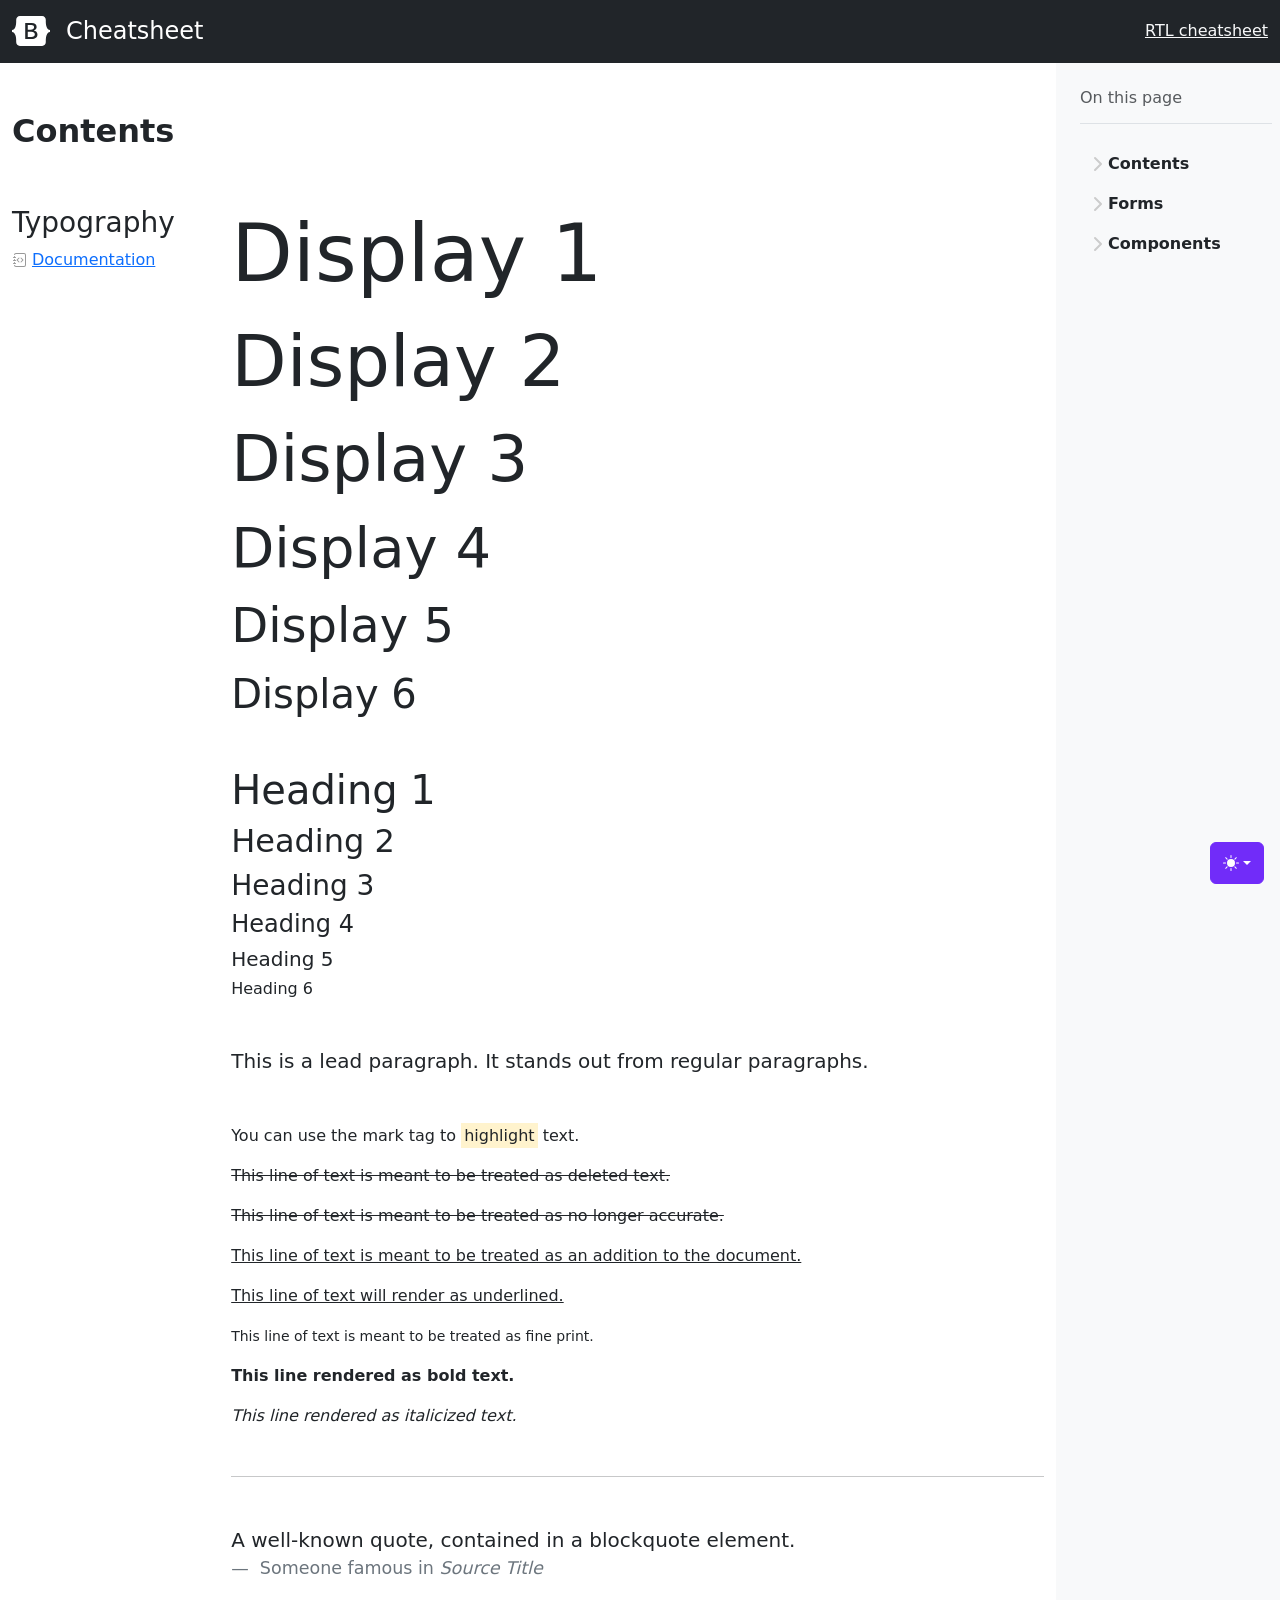
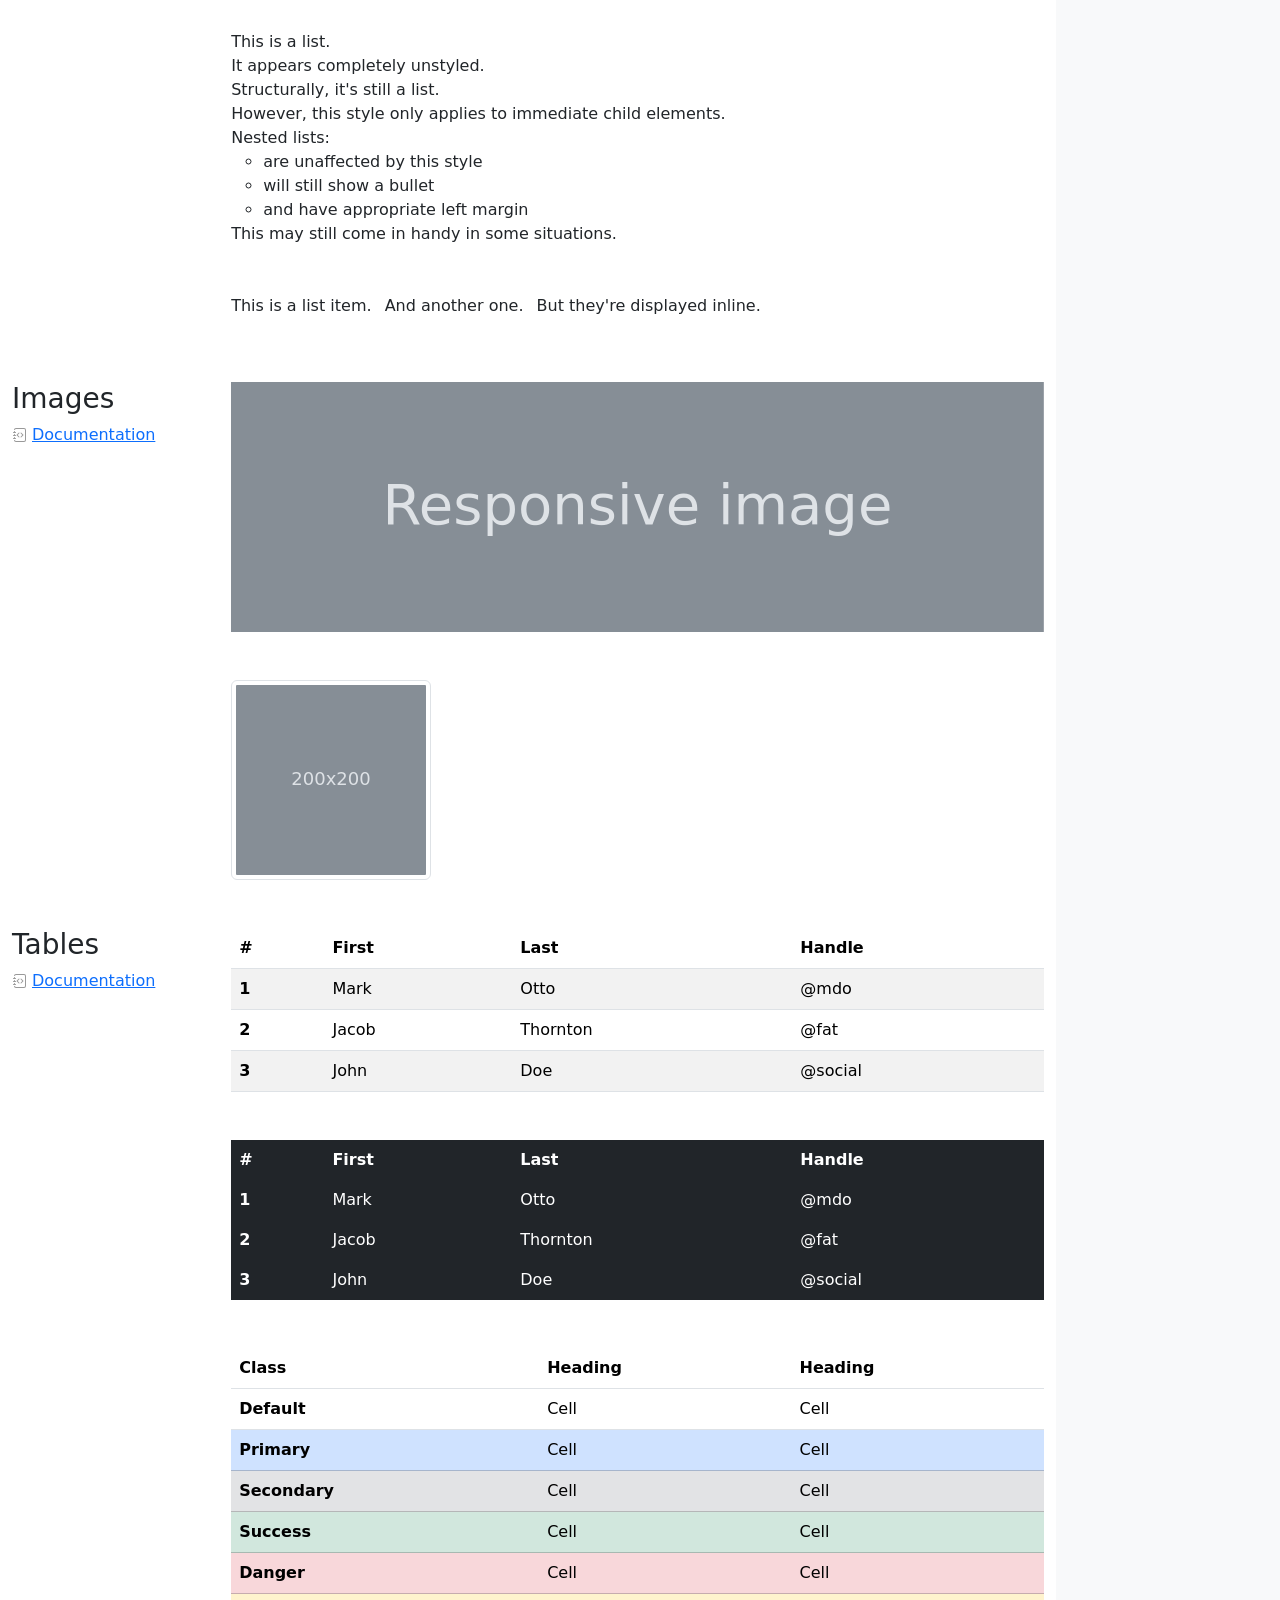
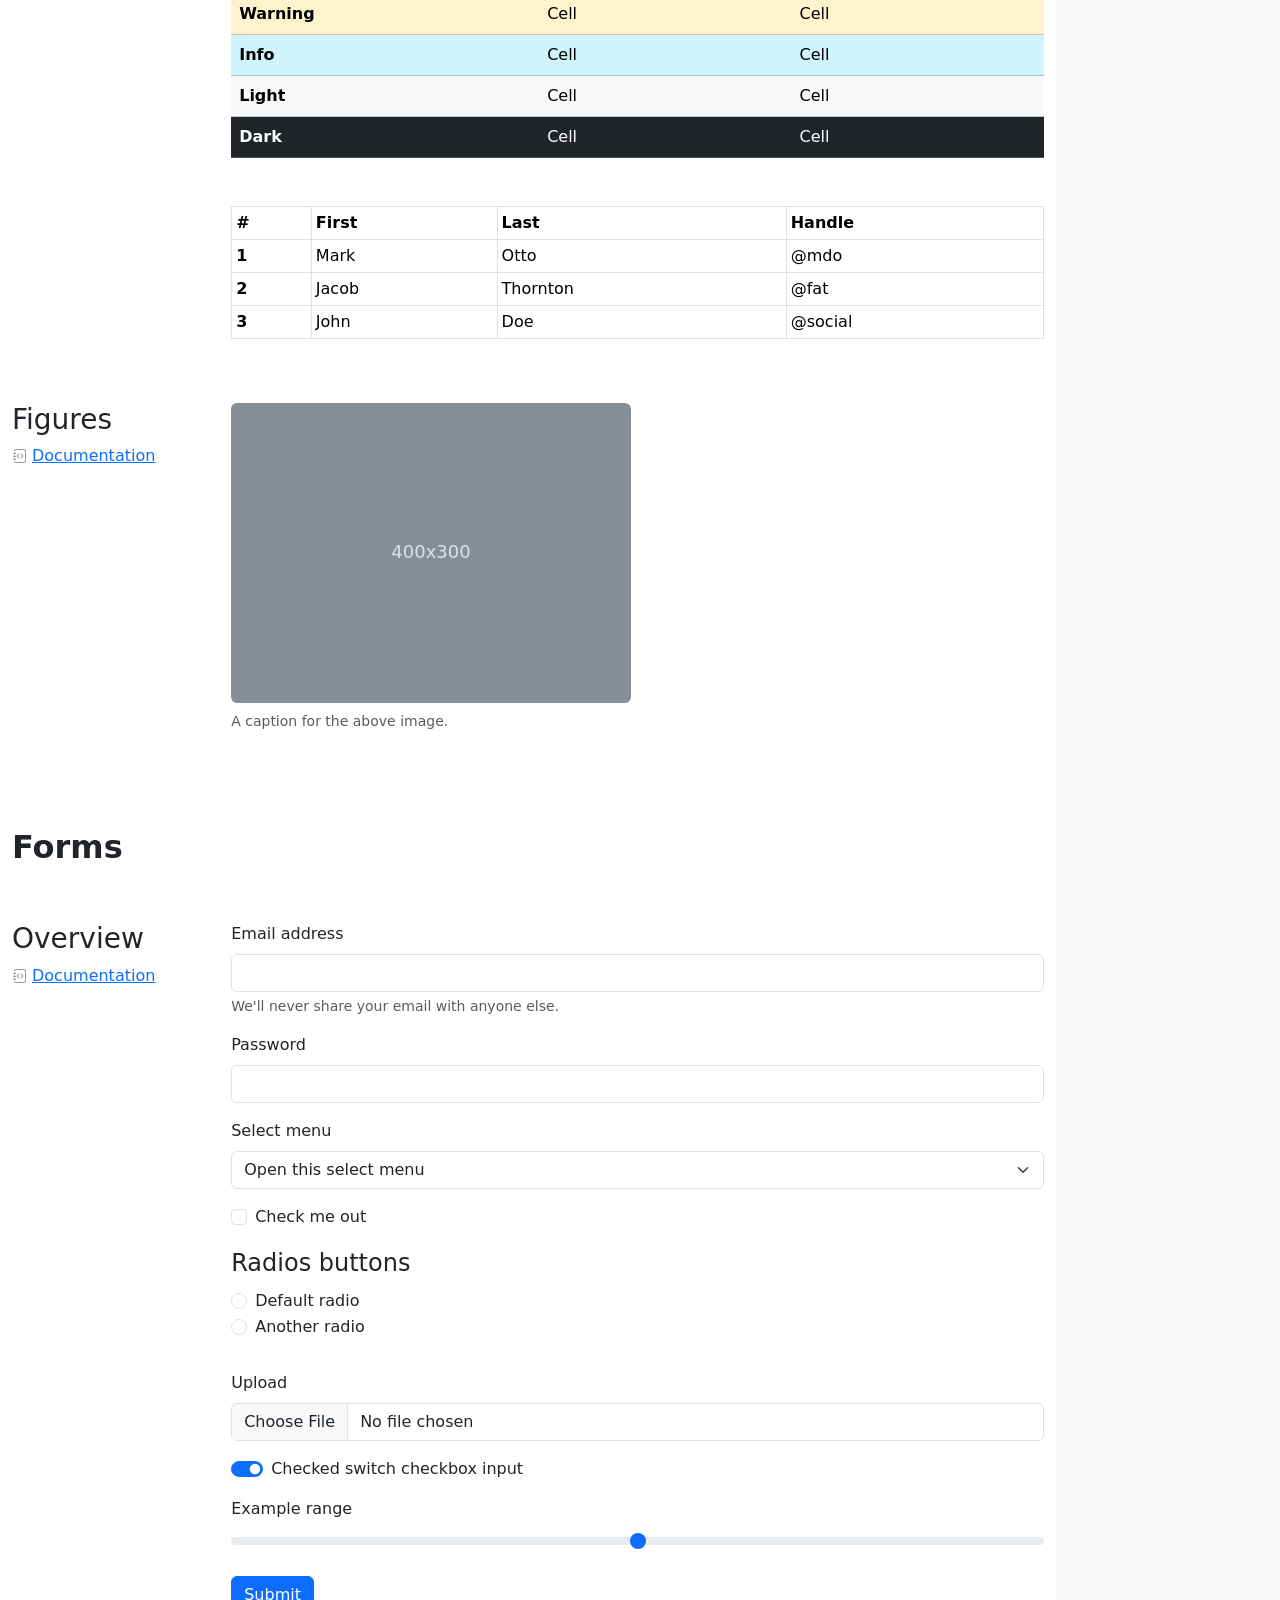
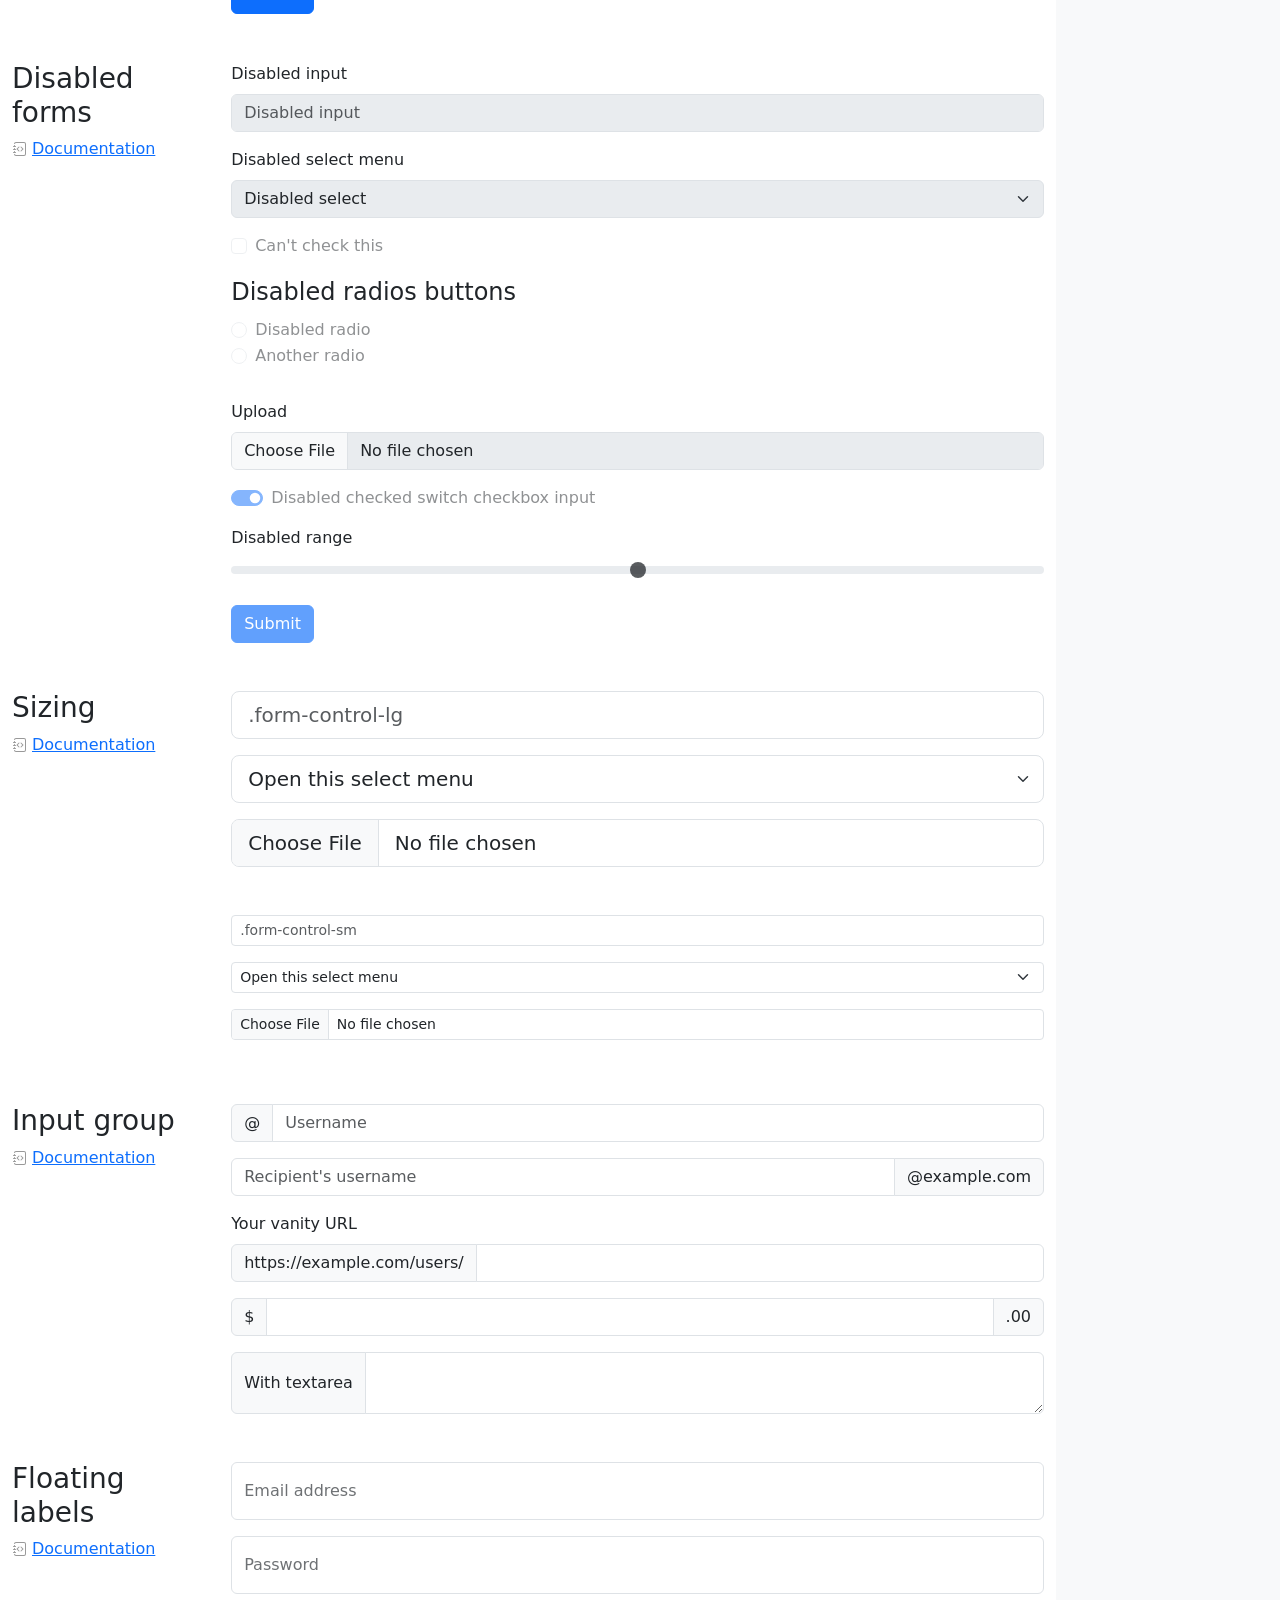
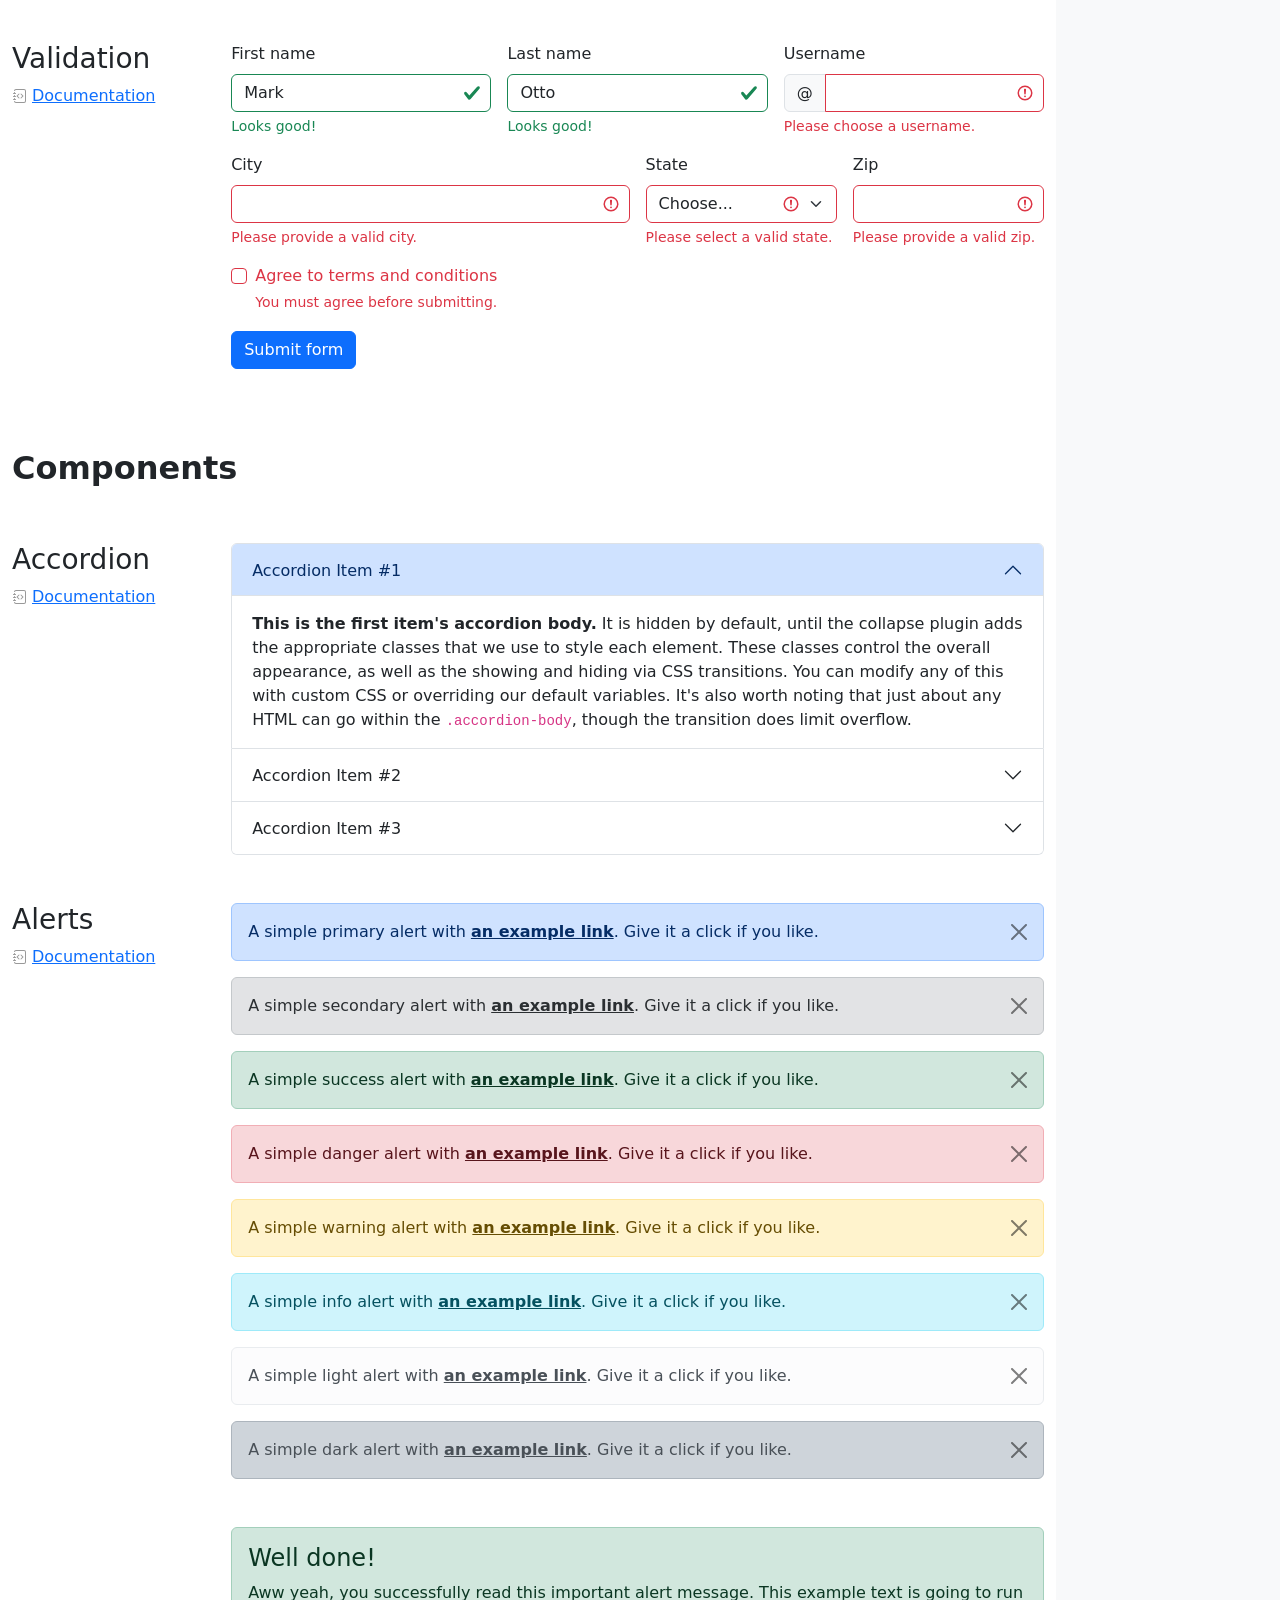
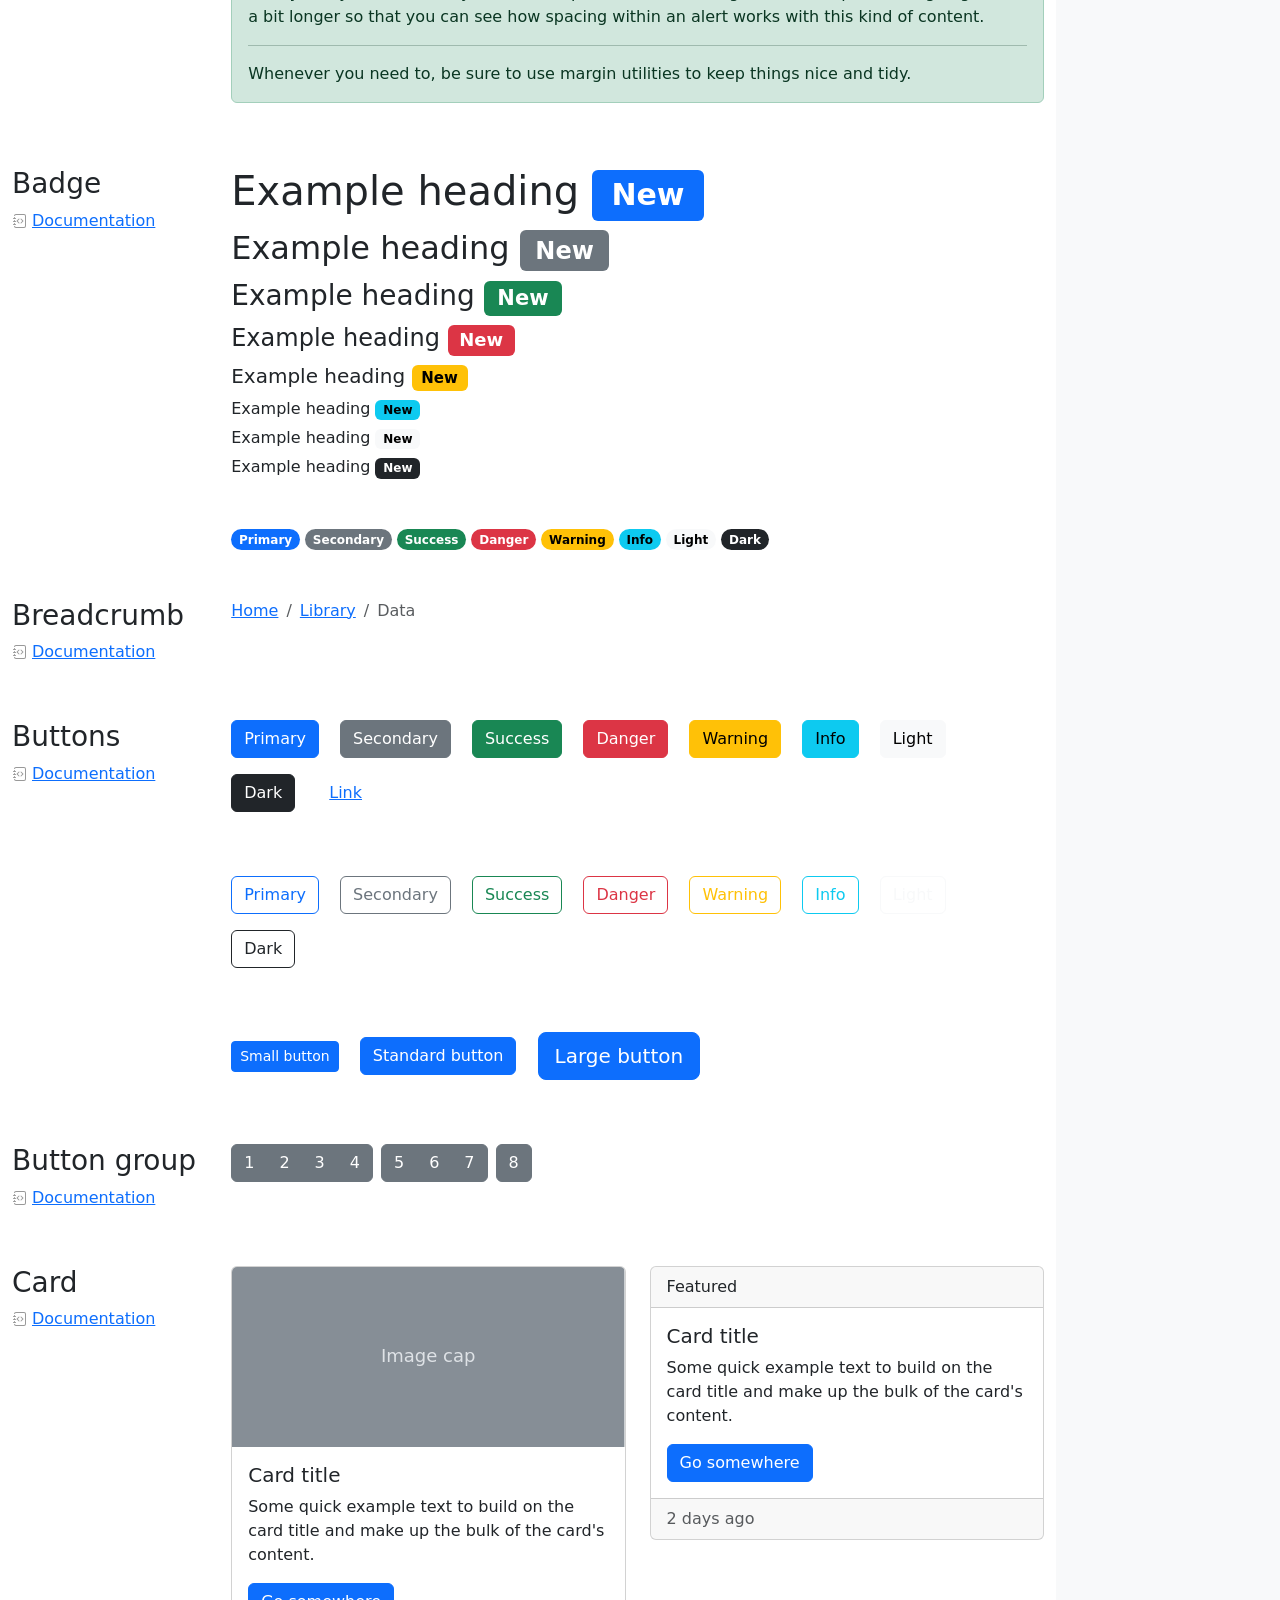
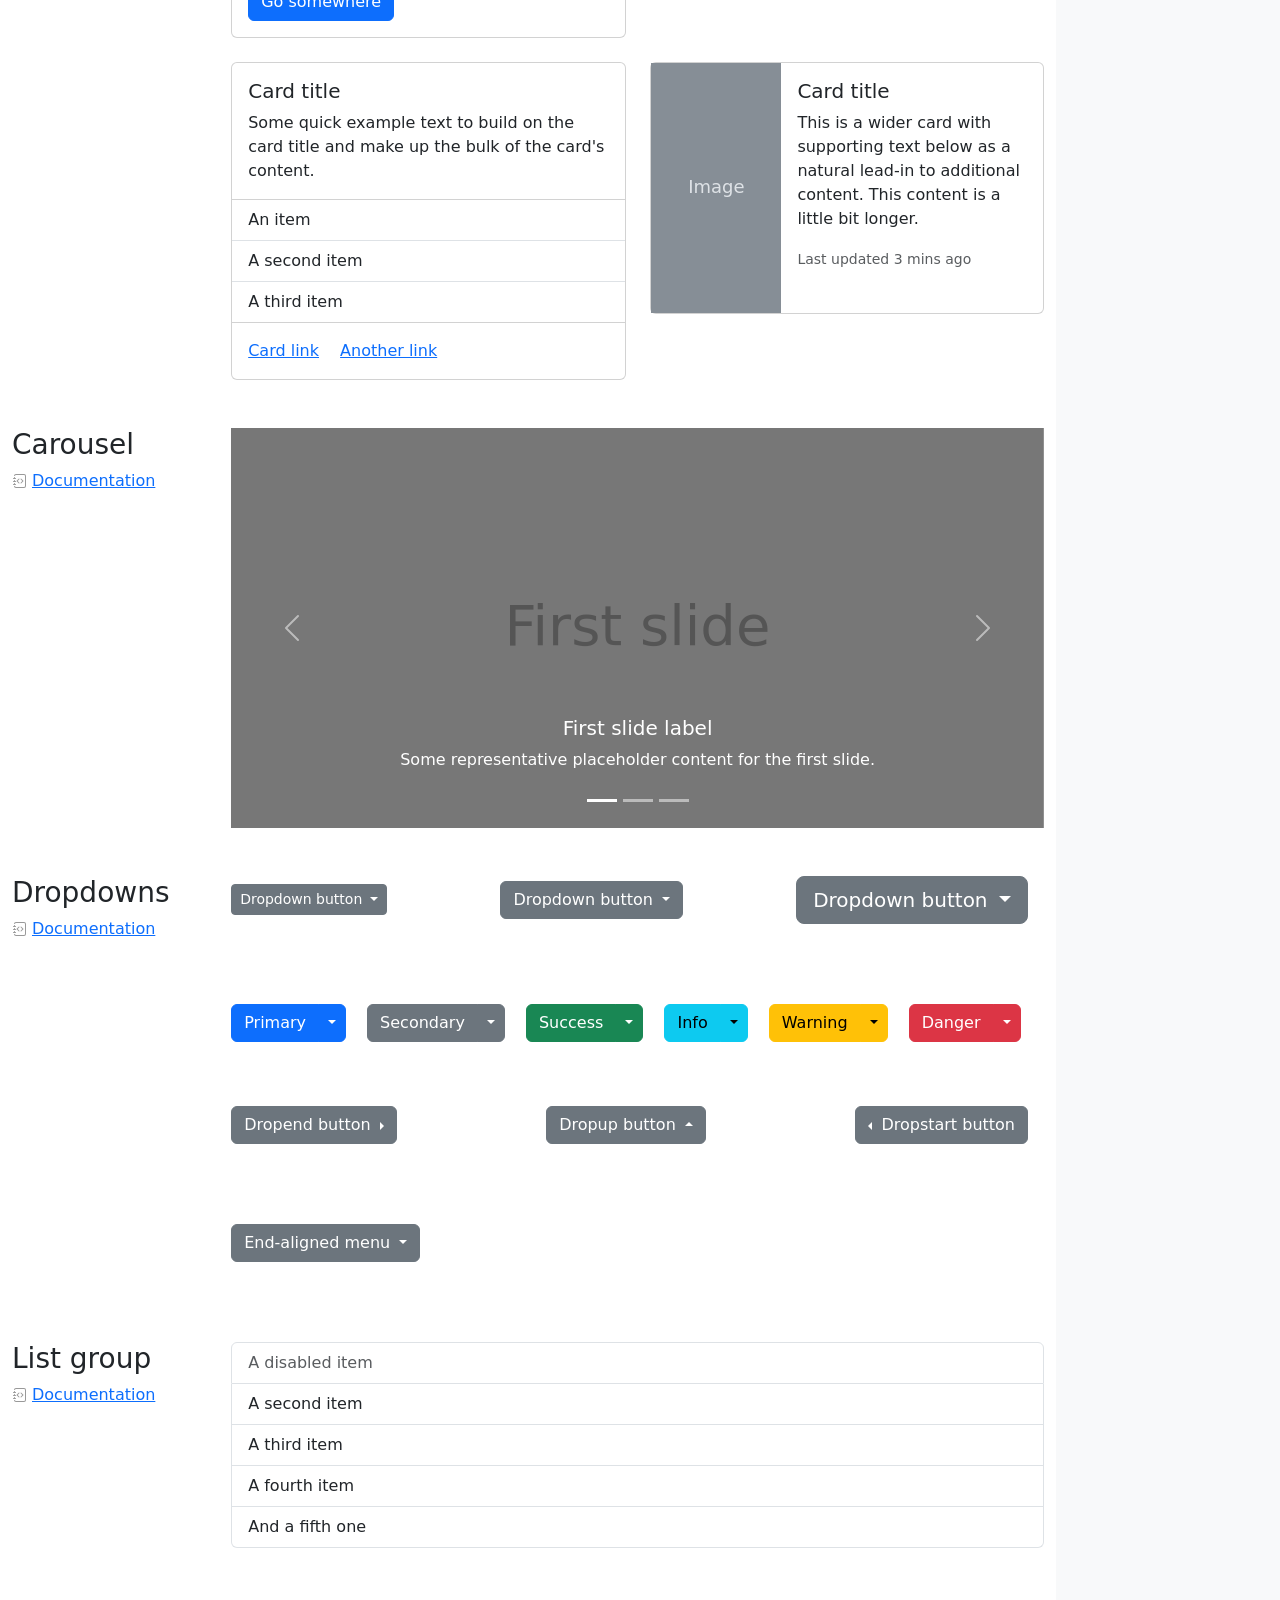
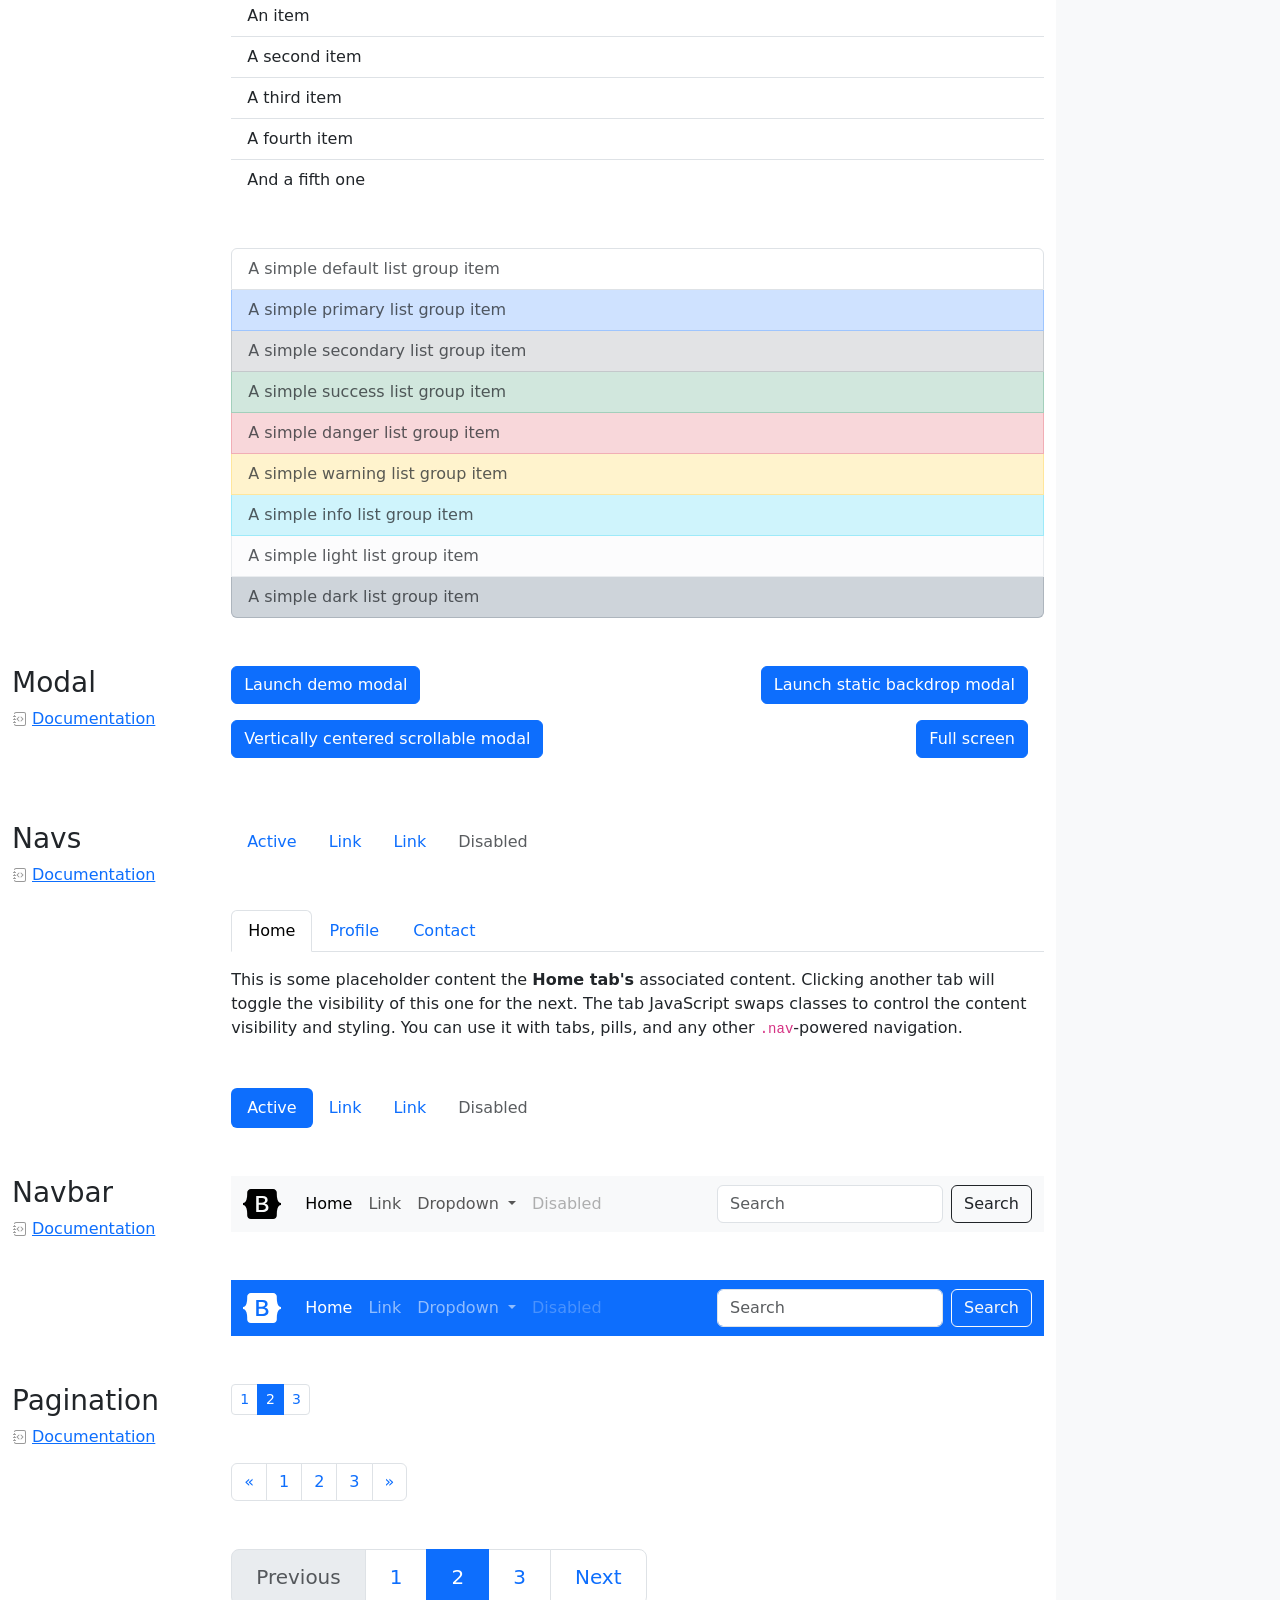
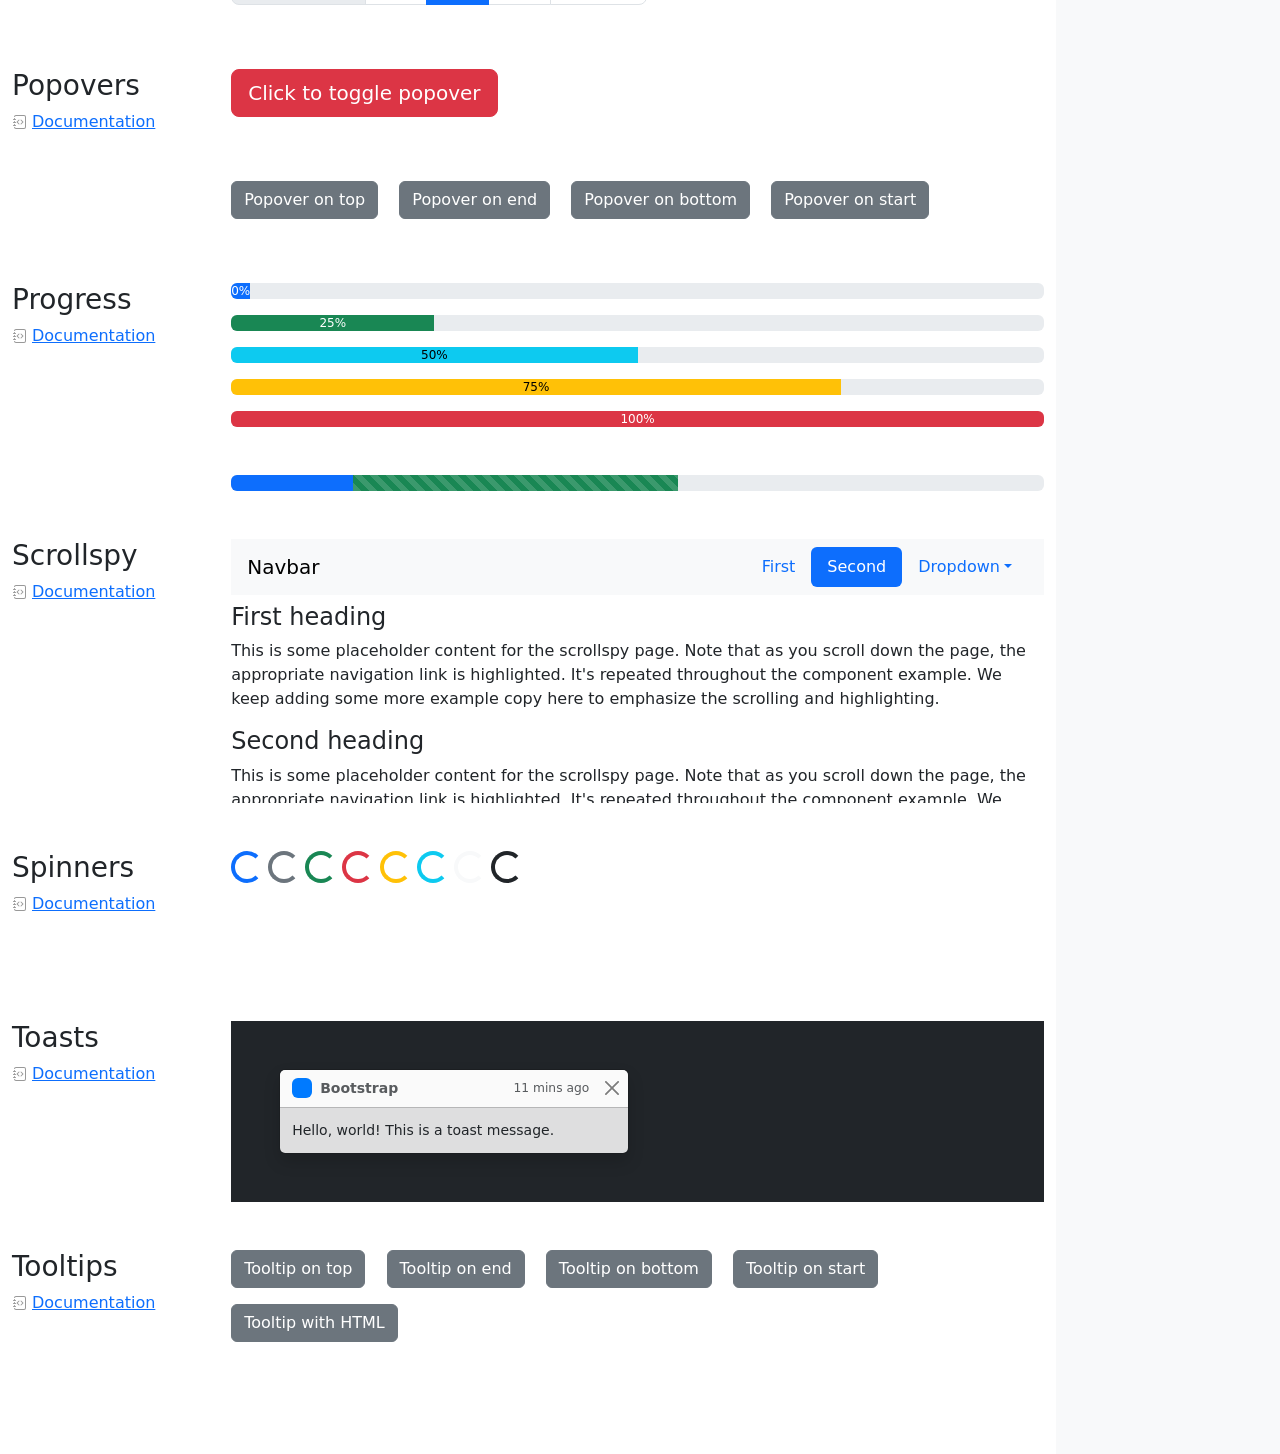
<file: Academy-Cinemas/bootstrap-5.3.8-examples/cheatsheet/index.html>
<!doctype html>
<html lang="en" data-bs-theme="auto">
  <head>
    <meta charset="utf-8" />
    <meta name="viewport" content="width=device-width, initial-scale=1" />
    <meta name="description" content="" />
    <meta
      name="author"
      content="Mark Otto, Jacob Thornton, and Bootstrap contributors"
    />
    <meta name="generator" content="Astro v5.13.2" />
    <title>Cheatsheet · Bootstrap v5.3</title>
    <link
      rel="canonical"
      href="https://getbootstrap.com/docs/5.3/examples/cheatsheet/"
    />
    <script src="../assets/js/color-modes.js"></script>
    <link href="../assets/dist/css/bootstrap.min.css" rel="stylesheet" />
    <meta name="theme-color" content="#712cf9" />
    <link href="cheatsheet.css" rel="stylesheet" />
    <style>
      .bd-placeholder-img {
        font-size: 1.125rem;
        text-anchor: middle;
        -webkit-user-select: none;
        -moz-user-select: none;
        user-select: none;
      }
      @media (min-width: 768px) {
        .bd-placeholder-img-lg {
          font-size: 3.5rem;
        }
      }
      .b-example-divider {
        width: 100%;
        height: 3rem;
        background-color: #0000001a;
        border: solid rgba(0, 0, 0, 0.15);
        border-width: 1px 0;
        box-shadow:
          inset 0 0.5em 1.5em #0000001a,
          inset 0 0.125em 0.5em #00000026;
      }
      .b-example-vr {
        flex-shrink: 0;
        width: 1.5rem;
        height: 100vh;
      }
      .bi {
        vertical-align: -0.125em;
        fill: currentColor;
      }
      .nav-scroller {
        position: relative;
        z-index: 2;
        height: 2.75rem;
        overflow-y: hidden;
      }
      .nav-scroller .nav {
        display: flex;
        flex-wrap: nowrap;
        padding-bottom: 1rem;
        margin-top: -1px;
        overflow-x: auto;
        text-align: center;
        white-space: nowrap;
        -webkit-overflow-scrolling: touch;
      }
      .btn-bd-primary {
        --bd-violet-bg: #712cf9;
        --bd-violet-rgb: 112.520718, 44.062154, 249.437846;
        --bs-btn-font-weight: 600;
        --bs-btn-color: var(--bs-white);
        --bs-btn-bg: var(--bd-violet-bg);
        --bs-btn-border-color: var(--bd-violet-bg);
        --bs-btn-hover-color: var(--bs-white);
        --bs-btn-hover-bg: #6528e0;
        --bs-btn-hover-border-color: #6528e0;
        --bs-btn-focus-shadow-rgb: var(--bd-violet-rgb);
        --bs-btn-active-color: var(--bs-btn-hover-color);
        --bs-btn-active-bg: #5a23c8;
        --bs-btn-active-border-color: #5a23c8;
      }
      .bd-mode-toggle {
        z-index: 1500;
      }
      .bd-mode-toggle .bi {
        width: 1em;
        height: 1em;
      }
      .bd-mode-toggle .dropdown-menu .active .bi {
        display: block !important;
      }
    </style>
  </head>
  <body class="bg-body-tertiary">
    <svg xmlns="http://www.w3.org/2000/svg" class="d-none">
      <symbol id="check2" viewBox="0 0 16 16">
        <path
          d="M13.854 3.646a.5.5 0 0 1 0 .708l-7 7a.5.5 0 0 1-.708 0l-3.5-3.5a.5.5 0 1 1 .708-.708L6.5 10.293l6.646-6.647a.5.5 0 0 1 .708 0z"
        ></path>
      </symbol>
      <symbol id="circle-half" viewBox="0 0 16 16">
        <path
          d="M8 15A7 7 0 1 0 8 1v14zm0 1A8 8 0 1 1 8 0a8 8 0 0 1 0 16z"
        ></path>
      </symbol>
      <symbol id="moon-stars-fill" viewBox="0 0 16 16">
        <path
          d="M6 .278a.768.768 0 0 1 .08.858 7.208 7.208 0 0 0-.878 3.46c0 4.021 3.278 7.277 7.318 7.277.527 0 1.04-.055 1.533-.16a.787.787 0 0 1 .81.316.733.733 0 0 1-.031.893A8.349 8.349 0 0 1 8.344 16C3.734 16 0 12.286 0 7.71 0 4.266 2.114 1.312 5.124.06A.752.752 0 0 1 6 .278z"
        ></path>
        <path
          d="M10.794 3.148a.217.217 0 0 1 .412 0l.387 1.162c.173.518.579.924 1.097 1.097l1.162.387a.217.217 0 0 1 0 .412l-1.162.387a1.734 1.734 0 0 0-1.097 1.097l-.387 1.162a.217.217 0 0 1-.412 0l-.387-1.162A1.734 1.734 0 0 0 9.31 6.593l-1.162-.387a.217.217 0 0 1 0-.412l1.162-.387a1.734 1.734 0 0 0 1.097-1.097l.387-1.162zM13.863.099a.145.145 0 0 1 .274 0l.258.774c.115.346.386.617.732.732l.774.258a.145.145 0 0 1 0 .274l-.774.258a1.156 1.156 0 0 0-.732.732l-.258.774a.145.145 0 0 1-.274 0l-.258-.774a1.156 1.156 0 0 0-.732-.732l-.774-.258a.145.145 0 0 1 0-.274l.774-.258c.346-.115.617-.386.732-.732L13.863.1z"
        ></path>
      </symbol>
      <symbol id="sun-fill" viewBox="0 0 16 16">
        <path
          d="M8 12a4 4 0 1 0 0-8 4 4 0 0 0 0 8zM8 0a.5.5 0 0 1 .5.5v2a.5.5 0 0 1-1 0v-2A.5.5 0 0 1 8 0zm0 13a.5.5 0 0 1 .5.5v2a.5.5 0 0 1-1 0v-2A.5.5 0 0 1 8 13zm8-5a.5.5 0 0 1-.5.5h-2a.5.5 0 0 1 0-1h2a.5.5 0 0 1 .5.5zM3 8a.5.5 0 0 1-.5.5h-2a.5.5 0 0 1 0-1h2A.5.5 0 0 1 3 8zm10.657-5.657a.5.5 0 0 1 0 .707l-1.414 1.415a.5.5 0 1 1-.707-.708l1.414-1.414a.5.5 0 0 1 .707 0zm-9.193 9.193a.5.5 0 0 1 0 .707L3.05 13.657a.5.5 0 0 1-.707-.707l1.414-1.414a.5.5 0 0 1 .707 0zm9.193 2.121a.5.5 0 0 1-.707 0l-1.414-1.414a.5.5 0 0 1 .707-.707l1.414 1.414a.5.5 0 0 1 0 .707zM4.464 4.465a.5.5 0 0 1-.707 0L2.343 3.05a.5.5 0 1 1 .707-.707l1.414 1.414a.5.5 0 0 1 0 .708z"
        ></path>
      </symbol>
    </svg>
    <div
      class="dropdown position-fixed bottom-0 end-0 mb-3 me-3 bd-mode-toggle"
    >
      <button
        class="btn btn-bd-primary py-2 dropdown-toggle d-flex align-items-center"
        id="bd-theme"
        type="button"
        aria-expanded="false"
        data-bs-toggle="dropdown"
        aria-label="Toggle theme (auto)"
      >
        <svg class="bi my-1 theme-icon-active" aria-hidden="true">
          <use href="#circle-half"></use>
        </svg>
        <span class="visually-hidden" id="bd-theme-text">Toggle theme</span>
      </button>
      <ul
        class="dropdown-menu dropdown-menu-end shadow"
        aria-labelledby="bd-theme-text"
      >
        <li>
          <button
            type="button"
            class="dropdown-item d-flex align-items-center"
            data-bs-theme-value="light"
            aria-pressed="false"
          >
            <svg class="bi me-2 opacity-50" aria-hidden="true">
              <use href="#sun-fill"></use>
            </svg>
            Light
            <svg class="bi ms-auto d-none" aria-hidden="true">
              <use href="#check2"></use>
            </svg>
          </button>
        </li>
        <li>
          <button
            type="button"
            class="dropdown-item d-flex align-items-center"
            data-bs-theme-value="dark"
            aria-pressed="false"
          >
            <svg class="bi me-2 opacity-50" aria-hidden="true">
              <use href="#moon-stars-fill"></use>
            </svg>
            Dark
            <svg class="bi ms-auto d-none" aria-hidden="true">
              <use href="#check2"></use>
            </svg>
          </button>
        </li>
        <li>
          <button
            type="button"
            class="dropdown-item d-flex align-items-center active"
            data-bs-theme-value="auto"
            aria-pressed="true"
          >
            <svg class="bi me-2 opacity-50" aria-hidden="true">
              <use href="#circle-half"></use>
            </svg>
            Auto
            <svg class="bi ms-auto d-none" aria-hidden="true">
              <use href="#check2"></use>
            </svg>
          </button>
        </li>
      </ul>
    </div>
    <header
      class="bd-header bg-dark py-3 d-flex align-items-stretch border-bottom border-dark"
    >
      <div class="container-fluid d-flex align-items-center">
        <h1 class="d-flex align-items-center fs-4 text-white mb-0">
          <img
            src="../assets/brand/bootstrap-logo-white.svg"
            width="38"
            height="30"
            class="me-3"
            alt="Bootstrap"
          />
          Cheatsheet
        </h1>
        <a
          href="../examples/cheatsheet-rtl/"
          class="ms-auto link-light"
          hreflang="ar"
          >RTL cheatsheet</a
        >
      </div>
    </header>
    <aside
      class="bd-aside sticky-xl-top text-body-secondary align-self-start mb-3 mb-xl-5 px-2"
    >
      <h2 class="h6 pt-4 pb-3 mb-4 border-bottom">On this page</h2>
      <nav class="small" id="toc">
        <ul class="list-unstyled">
          <li class="my-2">
            <button
              type="button"
              class="btn d-inline-flex align-items-center collapsed border-0"
              data-bs-toggle="collapse"
              aria-expanded="false"
              data-bs-target="#contents-collapse"
              aria-controls="contents-collapse"
            >
              Contents
            </button>
            <ul class="list-unstyled ps-3 collapse" id="contents-collapse">
              <li>
                <a
                  class="d-inline-flex align-items-center rounded text-decoration-none"
                  href="#typography"
                  >Typography</a
                >
              </li>
              <li>
                <a
                  class="d-inline-flex align-items-center rounded text-decoration-none"
                  href="#images"
                  >Images</a
                >
              </li>
              <li>
                <a
                  class="d-inline-flex align-items-center rounded text-decoration-none"
                  href="#tables"
                  >Tables</a
                >
              </li>
              <li>
                <a
                  class="d-inline-flex align-items-center rounded text-decoration-none"
                  href="#figures"
                  >Figures</a
                >
              </li>
            </ul>
          </li>
          <li class="my-2">
            <button
              type="button"
              class="btn d-inline-flex align-items-center collapsed border-0"
              data-bs-toggle="collapse"
              aria-expanded="false"
              data-bs-target="#forms-collapse"
              aria-controls="forms-collapse"
            >
              Forms
            </button>
            <ul class="list-unstyled ps-3 collapse" id="forms-collapse">
              <li>
                <a
                  class="d-inline-flex align-items-center rounded text-decoration-none"
                  href="#overview"
                  >Overview</a
                >
              </li>
              <li>
                <a
                  class="d-inline-flex align-items-center rounded text-decoration-none"
                  href="#disabled-forms"
                  >Disabled forms</a
                >
              </li>
              <li>
                <a
                  class="d-inline-flex align-items-center rounded text-decoration-none"
                  href="#sizing"
                  >Sizing</a
                >
              </li>
              <li>
                <a
                  class="d-inline-flex align-items-center rounded text-decoration-none"
                  href="#input-group"
                  >Input group</a
                >
              </li>
              <li>
                <a
                  class="d-inline-flex align-items-center rounded text-decoration-none"
                  href="#floating-labels"
                  >Floating labels</a
                >
              </li>
              <li>
                <a
                  class="d-inline-flex align-items-center rounded text-decoration-none"
                  href="#validation"
                  >Validation</a
                >
              </li>
            </ul>
          </li>
          <li class="my-2">
            <button
              type="button"
              class="btn d-inline-flex align-items-center collapsed border-0"
              data-bs-toggle="collapse"
              aria-expanded="false"
              data-bs-target="#components-collapse"
              aria-controls="components-collapse"
            >
              Components
            </button>
            <ul class="list-unstyled ps-3 collapse" id="components-collapse">
              <li>
                <a
                  class="d-inline-flex align-items-center rounded text-decoration-none"
                  href="#accordion"
                  >Accordion</a
                >
              </li>
              <li>
                <a
                  class="d-inline-flex align-items-center rounded text-decoration-none"
                  href="#alerts"
                  >Alerts</a
                >
              </li>
              <li>
                <a
                  class="d-inline-flex align-items-center rounded text-decoration-none"
                  href="#badge"
                  >Badge</a
                >
              </li>
              <li>
                <a
                  class="d-inline-flex align-items-center rounded text-decoration-none"
                  href="#breadcrumb"
                  >Breadcrumb</a
                >
              </li>
              <li>
                <a
                  class="d-inline-flex align-items-center rounded text-decoration-none"
                  href="#buttons"
                  >Buttons</a
                >
              </li>
              <li>
                <a
                  class="d-inline-flex align-items-center rounded text-decoration-none"
                  href="#button-group"
                  >Button group</a
                >
              </li>
              <li>
                <a
                  class="d-inline-flex align-items-center rounded text-decoration-none"
                  href="#card"
                  >Card</a
                >
              </li>
              <li>
                <a
                  class="d-inline-flex align-items-center rounded text-decoration-none"
                  href="#carousel"
                  >Carousel</a
                >
              </li>
              <li>
                <a
                  class="d-inline-flex align-items-center rounded text-decoration-none"
                  href="#dropdowns"
                  >Dropdowns</a
                >
              </li>
              <li>
                <a
                  class="d-inline-flex align-items-center rounded text-decoration-none"
                  href="#list-group"
                  >List group</a
                >
              </li>
              <li>
                <a
                  class="d-inline-flex align-items-center rounded text-decoration-none"
                  href="#modal"
                  >Modal</a
                >
              </li>
              <li>
                <a
                  class="d-inline-flex align-items-center rounded text-decoration-none"
                  href="#navs"
                  >Navs</a
                >
              </li>
              <li>
                <a
                  class="d-inline-flex align-items-center rounded text-decoration-none"
                  href="#navbar"
                  >Navbar</a
                >
              </li>
              <li>
                <a
                  class="d-inline-flex align-items-center rounded text-decoration-none"
                  href="#pagination"
                  >Pagination</a
                >
              </li>
              <li>
                <a
                  class="d-inline-flex align-items-center rounded text-decoration-none"
                  href="#popovers"
                  >Popovers</a
                >
              </li>
              <li>
                <a
                  class="d-inline-flex align-items-center rounded text-decoration-none"
                  href="#progress"
                  >Progress</a
                >
              </li>
              <li>
                <a
                  class="d-inline-flex align-items-center rounded text-decoration-none"
                  href="#scrollspy"
                  >Scrollspy</a
                >
              </li>
              <li>
                <a
                  class="d-inline-flex align-items-center rounded text-decoration-none"
                  href="#spinners"
                  >Spinners</a
                >
              </li>
              <li>
                <a
                  class="d-inline-flex align-items-center rounded text-decoration-none"
                  href="#toasts"
                  >Toasts</a
                >
              </li>
              <li>
                <a
                  class="d-inline-flex align-items-center rounded text-decoration-none"
                  href="#tooltips"
                  >Tooltips</a
                >
              </li>
            </ul>
          </li>
        </ul>
      </nav>
    </aside>
    <main class="bd-cheatsheet container-fluid bg-body">
      <section id="content">
        <h2 class="sticky-xl-top fw-bold pt-3 pt-xl-5 pb-2 pb-xl-3">
          Contents
        </h2>
        <article class="my-3" id="typography">
          <div
            class="bd-heading sticky-xl-top align-self-start mt-5 mb-3 mt-xl-0 mb-xl-2"
          >
            <h3>Typography</h3>
            <a class="d-flex align-items-center" href="../content/typography"
              >Documentation</a
            >
          </div>
          <div>
            <div class="bd-example-snippet bd-code-snippet">
              <div class="bd-example m-0 border-0">
                <p class="display-1">Display 1</p>
                <p class="display-2">Display 2</p>
                <p class="display-3">Display 3</p>
                <p class="display-4">Display 4</p>
                <p class="display-5">Display 5</p>
                <p class="display-6">Display 6</p>
              </div>
            </div>
            <div class="bd-example-snippet bd-code-snippet">
              <div class="bd-example m-0 border-0">
                <p class="h1">Heading 1</p>
                <p class="h2">Heading 2</p>
                <p class="h3">Heading 3</p>
                <p class="h4">Heading 4</p>
                <p class="h5">Heading 5</p>
                <p class="h6">Heading 6</p>
              </div>
            </div>
            <div class="bd-example-snippet bd-code-snippet">
              <div class="bd-example m-0 border-0">
                <p class="lead">
                  This is a lead paragraph. It stands out from regular
                  paragraphs.
                </p>
              </div>
            </div>
            <div class="bd-example-snippet bd-code-snippet">
              <div class="bd-example m-0 border-0">
                <p>You can use the mark tag to <mark>highlight</mark> text.</p>
                <p>
                  <del
                    >This line of text is meant to be treated as deleted
                    text.</del
                  >
                </p>
                <p>
                  <s
                    >This line of text is meant to be treated as no longer
                    accurate.</s
                  >
                </p>
                <p>
                  <ins
                    >This line of text is meant to be treated as an addition to
                    the document.</ins
                  >
                </p>
                <p><u>This line of text will render as underlined.</u></p>
                <p>
                  <small
                    >This line of text is meant to be treated as fine
                    print.</small
                  >
                </p>
                <p><strong>This line rendered as bold text.</strong></p>
                <p><em>This line rendered as italicized text.</em></p>
              </div>
            </div>
            <div class="bd-example-snippet bd-code-snippet">
              <div class="bd-example m-0 border-0">
                <hr />
              </div>
            </div>
            <div class="bd-example-snippet bd-code-snippet">
              <div class="bd-example m-0 border-0">
                <blockquote class="blockquote">
                  <p>A well-known quote, contained in a blockquote element.</p>
                  <footer class="blockquote-footer">
                    Someone famous in
                    <cite title="Source Title">Source Title</cite>
                  </footer>
                </blockquote>
              </div>
            </div>
            <div class="bd-example-snippet bd-code-snippet">
              <div class="bd-example m-0 border-0">
                <ul class="list-unstyled">
                  <li>This is a list.</li>
                  <li>It appears completely unstyled.</li>
                  <li>Structurally, it's still a list.</li>
                  <li>
                    However, this style only applies to immediate child
                    elements.
                  </li>
                  <li>
                    Nested lists:
                    <ul>
                      <li>are unaffected by this style</li>
                      <li>will still show a bullet</li>
                      <li>and have appropriate left margin</li>
                    </ul>
                  </li>
                  <li>This may still come in handy in some situations.</li>
                </ul>
              </div>
            </div>
            <div class="bd-example-snippet bd-code-snippet">
              <div class="bd-example m-0 border-0">
                <ul class="list-inline">
                  <li class="list-inline-item">This is a list item.</li>
                  <li class="list-inline-item">And another one.</li>
                  <li class="list-inline-item">
                    But they're displayed inline.
                  </li>
                </ul>
              </div>
            </div>
          </div>
        </article>
        <article class="my-3" id="images">
          <div
            class="bd-heading sticky-xl-top align-self-start mt-5 mb-3 mt-xl-0 mb-xl-2"
          >
            <h3>Images</h3>
            <a class="d-flex align-items-center" href="../content/images"
              >Documentation</a
            >
          </div>
          <div>
            <div class="bd-example-snippet bd-code-snippet">
              <div class="bd-example m-0 border-0">
                <svg
                  aria-label="Placeholder: Responsive image"
                  class="bd-placeholder-img bd-placeholder-img-lg img-fluid"
                  height="250"
                  preserveAspectRatio="xMidYMid slice"
                  role="img"
                  width="100%"
                  xmlns="http://www.w3.org/2000/svg"
                >
                  <title>Placeholder</title>
                  <rect width="100%" height="100%" fill="#868e96" />
                  <text x="50%" y="50%" fill="#dee2e6" dy=".3em">
                    Responsive image
                  </text>
                </svg>
              </div>
            </div>
            <div class="bd-example-snippet bd-code-snippet">
              <div class="bd-example m-0 border-0">
                <svg
                  aria-label="A generic square placeholder image with a white border around it, making it resemble a photograph taken with an old instant camera: 200x200"
                  class="bd-placeholder-img img-thumbnail"
                  height="200"
                  preserveAspectRatio="xMidYMid slice"
                  role="img"
                  width="200"
                  xmlns="http://www.w3.org/2000/svg"
                >
                  <title>
                    A generic square placeholder image with a white border
                    around it, making it resemble a photograph taken with an old
                    instant camera
                  </title>
                  <rect width="100%" height="100%" fill="#868e96" />
                  <text x="50%" y="50%" fill="#dee2e6" dy=".3em">200x200</text>
                </svg>
              </div>
            </div>
          </div>
        </article>
        <article class="my-3" id="tables">
          <div
            class="bd-heading sticky-xl-top align-self-start mt-5 mb-3 mt-xl-0 mb-xl-2"
          >
            <h3>Tables</h3>
            <a class="d-flex align-items-center" href="../content/tables"
              >Documentation</a
            >
          </div>
          <div>
            <div class="bd-example-snippet bd-code-snippet">
              <div class="bd-example m-0 border-0">
                <table class="table table-striped">
                  <thead>
                    <tr>
                      <th scope="col">#</th>
                      <th scope="col">First</th>
                      <th scope="col">Last</th>
                      <th scope="col">Handle</th>
                    </tr>
                  </thead>
                  <tbody>
                    <tr>
                      <th scope="row">1</th>
                      <td>Mark</td>
                      <td>Otto</td>
                      <td>@mdo</td>
                    </tr>
                    <tr>
                      <th scope="row">2</th>
                      <td>Jacob</td>
                      <td>Thornton</td>
                      <td>@fat</td>
                    </tr>
                    <tr>
                      <th scope="row">3</th>
                      <td>John</td>
                      <td>Doe</td>
                      <td>@social</td>
                    </tr>
                  </tbody>
                </table>
              </div>
            </div>
            <div class="bd-example-snippet bd-code-snippet">
              <div class="bd-example m-0 border-0">
                <table class="table table-dark table-borderless">
                  <thead>
                    <tr>
                      <th scope="col">#</th>
                      <th scope="col">First</th>
                      <th scope="col">Last</th>
                      <th scope="col">Handle</th>
                    </tr>
                  </thead>
                  <tbody>
                    <tr>
                      <th scope="row">1</th>
                      <td>Mark</td>
                      <td>Otto</td>
                      <td>@mdo</td>
                    </tr>
                    <tr>
                      <th scope="row">2</th>
                      <td>Jacob</td>
                      <td>Thornton</td>
                      <td>@fat</td>
                    </tr>
                    <tr>
                      <th scope="row">3</th>
                      <td>John</td>
                      <td>Doe</td>
                      <td>@social</td>
                    </tr>
                  </tbody>
                </table>
              </div>
            </div>
            <div class="bd-example-snippet bd-code-snippet">
              <div class="bd-example m-0 border-0">
                <table class="table table-hover">
                  <thead>
                    <tr>
                      <th scope="col">Class</th>
                      <th scope="col">Heading</th>
                      <th scope="col">Heading</th>
                    </tr>
                  </thead>
                  <tbody>
                    <tr>
                      <th scope="row">Default</th>
                      <td>Cell</td>
                      <td>Cell</td>
                    </tr>
                    <tr class="table-primary">
                      <th scope="row">Primary</th>
                      <td>Cell</td>
                      <td>Cell</td>
                    </tr>
                    <tr class="table-secondary">
                      <th scope="row">Secondary</th>
                      <td>Cell</td>
                      <td>Cell</td>
                    </tr>
                    <tr class="table-success">
                      <th scope="row">Success</th>
                      <td>Cell</td>
                      <td>Cell</td>
                    </tr>
                    <tr class="table-danger">
                      <th scope="row">Danger</th>
                      <td>Cell</td>
                      <td>Cell</td>
                    </tr>
                    <tr class="table-warning">
                      <th scope="row">Warning</th>
                      <td>Cell</td>
                      <td>Cell</td>
                    </tr>
                    <tr class="table-info">
                      <th scope="row">Info</th>
                      <td>Cell</td>
                      <td>Cell</td>
                    </tr>
                    <tr class="table-light">
                      <th scope="row">Light</th>
                      <td>Cell</td>
                      <td>Cell</td>
                    </tr>
                    <tr class="table-dark">
                      <th scope="row">Dark</th>
                      <td>Cell</td>
                      <td>Cell</td>
                    </tr>
                  </tbody>
                </table>
              </div>
            </div>
            <div class="bd-example-snippet bd-code-snippet">
              <div class="bd-example m-0 border-0">
                <table class="table table-sm table-bordered">
                  <thead>
                    <tr>
                      <th scope="col">#</th>
                      <th scope="col">First</th>
                      <th scope="col">Last</th>
                      <th scope="col">Handle</th>
                    </tr>
                  </thead>
                  <tbody>
                    <tr>
                      <th scope="row">1</th>
                      <td>Mark</td>
                      <td>Otto</td>
                      <td>@mdo</td>
                    </tr>
                    <tr>
                      <th scope="row">2</th>
                      <td>Jacob</td>
                      <td>Thornton</td>
                      <td>@fat</td>
                    </tr>
                    <tr>
                      <th scope="row">3</th>
                      <td>John</td>
                      <td>Doe</td>
                      <td>@social</td>
                    </tr>
                  </tbody>
                </table>
              </div>
            </div>
          </div>
        </article>
        <article class="my-3" id="figures">
          <div
            class="bd-heading sticky-xl-top align-self-start mt-5 mb-3 mt-xl-0 mb-xl-2"
          >
            <h3>Figures</h3>
            <a class="d-flex align-items-center" href="../content/figures"
              >Documentation</a
            >
          </div>
          <div>
            <div class="bd-example-snippet bd-code-snippet">
              <div class="bd-example m-0 border-0">
                <figure class="figure">
                  <svg
                    aria-label="Placeholder: 400x300"
                    class="bd-placeholder-img figure-img img-fluid rounded"
                    height="300"
                    preserveAspectRatio="xMidYMid slice"
                    role="img"
                    width="400"
                    xmlns="http://www.w3.org/2000/svg"
                  >
                    <title>Placeholder</title>
                    <rect width="100%" height="100%" fill="#868e96" />
                    <text x="50%" y="50%" fill="#dee2e6" dy=".3em">
                      400x300
                    </text>
                  </svg>
                  <figcaption class="figure-caption">
                    A caption for the above image.
                  </figcaption>
                </figure>
              </div>
            </div>
          </div>
        </article>
      </section>
      <section id="forms">
        <h2 class="sticky-xl-top fw-bold pt-3 pt-xl-5 pb-2 pb-xl-3">Forms</h2>
        <article class="my-3" id="overview">
          <div
            class="bd-heading sticky-xl-top align-self-start mt-5 mb-3 mt-xl-0 mb-xl-2"
          >
            <h3>Overview</h3>
            <a class="d-flex align-items-center" href="../forms/overview/"
              >Documentation</a
            >
          </div>
          <div>
            <div class="bd-example-snippet bd-code-snippet">
              <div class="bd-example m-0 border-0">
                <form>
                  <div class="mb-3">
                    <label for="exampleInputEmail1" class="form-label"
                      >Email address</label
                    >
                    <input
                      type="email"
                      class="form-control"
                      id="exampleInputEmail1"
                      aria-describedby="emailHelp"
                    />
                    <div id="emailHelp" class="form-text">
                      We'll never share your email with anyone else.
                    </div>
                  </div>
                  <div class="mb-3">
                    <label for="exampleInputPassword1" class="form-label"
                      >Password</label
                    >
                    <input
                      type="password"
                      class="form-control"
                      id="exampleInputPassword1"
                    />
                  </div>
                  <div class="mb-3">
                    <label for="exampleSelect" class="form-label"
                      >Select menu</label
                    >
                    <select class="form-select" id="exampleSelect">
                      <option selected>Open this select menu</option>
                      <option value="1">One</option>
                      <option value="2">Two</option>
                      <option value="3">Three</option>
                    </select>
                  </div>
                  <div class="mb-3 form-check">
                    <input
                      type="checkbox"
                      class="form-check-input"
                      id="exampleCheck1"
                    />
                    <label class="form-check-label" for="exampleCheck1"
                      >Check me out</label
                    >
                  </div>
                  <fieldset class="mb-3">
                    <legend>Radios buttons</legend>
                    <div class="form-check">
                      <input
                        type="radio"
                        name="radios"
                        class="form-check-input"
                        id="exampleRadio1"
                      />
                      <label class="form-check-label" for="exampleRadio1"
                        >Default radio</label
                      >
                    </div>
                    <div class="mb-3 form-check">
                      <input
                        type="radio"
                        name="radios"
                        class="form-check-input"
                        id="exampleRadio2"
                      />
                      <label class="form-check-label" for="exampleRadio2"
                        >Another radio</label
                      >
                    </div>
                  </fieldset>
                  <div class="mb-3">
                    <label class="form-label" for="customFile">Upload</label>
                    <input type="file" class="form-control" id="customFile" />
                  </div>
                  <div class="mb-3 form-check form-switch">
                    <input
                      class="form-check-input"
                      type="checkbox"
                      role="switch"
                      id="switchCheckChecked"
                      checked
                    />
                    <label class="form-check-label" for="switchCheckChecked"
                      >Checked switch checkbox input</label
                    >
                  </div>
                  <div class="mb-3">
                    <label for="customRange3" class="form-label"
                      >Example range</label
                    >
                    <input
                      type="range"
                      class="form-range"
                      min="0"
                      max="5"
                      step="0.5"
                      id="customRange3"
                    />
                  </div>
                  <button type="submit" class="btn btn-primary">Submit</button>
                </form>
              </div>
            </div>
          </div>
        </article>
        <article class="my-3" id="disabled-forms">
          <div
            class="bd-heading sticky-xl-top align-self-start mt-5 mb-3 mt-xl-0 mb-xl-2"
          >
            <h3>Disabled forms</h3>
            <a
              class="d-flex align-items-center"
              href="../forms/overview/#disabled-forms"
              >Documentation</a
            >
          </div>
          <div>
            <div class="bd-example-snippet bd-code-snippet">
              <div class="bd-example m-0 border-0">
                <form>
                  <fieldset disabled aria-label="Disabled fieldset example">
                    <div class="mb-3">
                      <label for="disabledTextInput" class="form-label"
                        >Disabled input</label
                      >
                      <input
                        type="text"
                        id="disabledTextInput"
                        class="form-control"
                        placeholder="Disabled input"
                      />
                    </div>
                    <div class="mb-3">
                      <label for="disabledSelect" class="form-label"
                        >Disabled select menu</label
                      >
                      <select id="disabledSelect" class="form-select">
                        <option>Disabled select</option>
                      </select>
                    </div>
                    <div class="mb-3">
                      <div class="form-check">
                        <input
                          class="form-check-input"
                          type="checkbox"
                          id="disabledFieldsetCheck"
                          disabled
                        />
                        <label
                          class="form-check-label"
                          for="disabledFieldsetCheck"
                        >
                          Can't check this
                        </label>
                      </div>
                    </div>
                    <fieldset class="mb-3">
                      <legend>Disabled radios buttons</legend>
                      <div class="form-check">
                        <input
                          type="radio"
                          name="radios"
                          class="form-check-input"
                          id="disabledRadio1"
                          disabled
                        />
                        <label class="form-check-label" for="disabledRadio1"
                          >Disabled radio</label
                        >
                      </div>
                      <div class="mb-3 form-check">
                        <input
                          type="radio"
                          name="radios"
                          class="form-check-input"
                          id="disabledRadio2"
                          disabled
                        />
                        <label class="form-check-label" for="disabledRadio2"
                          >Another radio</label
                        >
                      </div>
                    </fieldset>
                    <div class="mb-3">
                      <label class="form-label" for="disabledCustomFile"
                        >Upload</label
                      >
                      <input
                        type="file"
                        class="form-control"
                        id="disabledCustomFile"
                        disabled
                      />
                    </div>
                    <div class="mb-3 form-check form-switch">
                      <input
                        class="form-check-input"
                        type="checkbox"
                        role="switch"
                        id="disabledSwitchCheckChecked"
                        checked
                        disabled
                      />
                      <label
                        class="form-check-label"
                        for="disabledSwitchCheckChecked"
                        >Disabled checked switch checkbox input</label
                      >
                    </div>
                    <div class="mb-3">
                      <label for="disabledRange" class="form-label"
                        >Disabled range</label
                      >
                      <input
                        type="range"
                        class="form-range"
                        min="0"
                        max="5"
                        step="0.5"
                        id="disabledRange"
                      />
                    </div>
                    <button type="submit" class="btn btn-primary">
                      Submit
                    </button>
                  </fieldset>
                </form>
              </div>
            </div>
          </div>
        </article>
        <article class="my-3" id="sizing">
          <div
            class="bd-heading sticky-xl-top align-self-start mt-5 mb-3 mt-xl-0 mb-xl-2"
          >
            <h3>Sizing</h3>
            <a
              class="d-flex align-items-center"
              href="../forms/form-control#sizing"
              >Documentation</a
            >
          </div>
          <div>
            <div class="bd-example-snippet bd-code-snippet">
              <div class="bd-example m-0 border-0">
                <div class="mb-3">
                  <input
                    class="form-control form-control-lg"
                    type="text"
                    placeholder=".form-control-lg"
                    aria-label=".form-control-lg example"
                  />
                </div>
                <div class="mb-3">
                  <select
                    class="form-select form-select-lg"
                    aria-label=".form-select-lg example"
                  >
                    <option selected>Open this select menu</option>
                    <option value="1">One</option>
                    <option value="2">Two</option>
                    <option value="3">Three</option>
                  </select>
                </div>
                <div class="mb-3">
                  <input
                    type="file"
                    class="form-control form-control-lg"
                    aria-label="Large file input example"
                  />
                </div>
              </div>
            </div>
            <div class="bd-example-snippet bd-code-snippet">
              <div class="bd-example m-0 border-0">
                <div class="mb-3">
                  <input
                    class="form-control form-control-sm"
                    type="text"
                    placeholder=".form-control-sm"
                    aria-label=".form-control-sm example"
                  />
                </div>
                <div class="mb-3">
                  <select
                    class="form-select form-select-sm"
                    aria-label=".form-select-sm example"
                  >
                    <option selected>Open this select menu</option>
                    <option value="1">One</option>
                    <option value="2">Two</option>
                    <option value="3">Three</option>
                  </select>
                </div>
                <div class="mb-3">
                  <input
                    type="file"
                    class="form-control form-control-sm"
                    aria-label="Small file input example"
                  />
                </div>
              </div>
            </div>
          </div>
        </article>
        <article class="my-3" id="input-group">
          <div
            class="bd-heading sticky-xl-top align-self-start mt-5 mb-3 mt-xl-0 mb-xl-2"
          >
            <h3>Input group</h3>
            <a class="d-flex align-items-center" href="../forms/input-group"
              >Documentation</a
            >
          </div>
          <div>
            <div class="bd-example-snippet bd-code-snippet">
              <div class="bd-example m-0 border-0">
                <div class="input-group mb-3">
                  <span class="input-group-text" id="basic-addon1">@</span>
                  <input
                    type="text"
                    class="form-control"
                    placeholder="Username"
                    aria-label="Username"
                    aria-describedby="basic-addon1"
                  />
                </div>
                <div class="input-group mb-3">
                  <input
                    type="text"
                    class="form-control"
                    placeholder="Recipient's username"
                    aria-label="Recipient's username"
                    aria-describedby="basic-addon2"
                  />
                  <span class="input-group-text" id="basic-addon2"
                    >@example.com</span
                  >
                </div>
                <label for="basic-url" class="form-label"
                  >Your vanity URL</label
                >
                <div class="input-group mb-3">
                  <span class="input-group-text" id="basic-addon3"
                    >https://example.com/users/</span
                  >
                  <input
                    type="text"
                    class="form-control"
                    id="basic-url"
                    aria-describedby="basic-addon3"
                  />
                </div>
                <div class="input-group mb-3">
                  <span class="input-group-text">$</span>
                  <input
                    type="text"
                    class="form-control"
                    aria-label="Amount (to the nearest dollar)"
                  />
                  <span class="input-group-text">.00</span>
                </div>
                <div class="input-group">
                  <span class="input-group-text">With textarea</span>
                  <textarea
                    class="form-control"
                    aria-label="With textarea"
                  ></textarea>
                </div>
              </div>
            </div>
          </div>
        </article>
        <article class="my-3" id="floating-labels">
          <div
            class="bd-heading sticky-xl-top align-self-start mt-5 mb-3 mt-xl-0 mb-xl-2"
          >
            <h3>Floating labels</h3>
            <a class="d-flex align-items-center" href="../forms/floating-labels"
              >Documentation</a
            >
          </div>
          <div>
            <div class="bd-example-snippet bd-code-snippet">
              <div class="bd-example m-0 border-0">
                <form>
                  <div class="form-floating mb-3">
                    <input
                      type="email"
                      class="form-control"
                      id="floatingInput"
                      placeholder="name@example.com"
                    />
                    <label for="floatingInput">Email address</label>
                  </div>
                  <div class="form-floating">
                    <input
                      type="password"
                      class="form-control"
                      id="floatingPassword"
                      placeholder="Password"
                    />
                    <label for="floatingPassword">Password</label>
                  </div>
                </form>
              </div>
            </div>
          </div>
        </article>
        <article class="my-3" id="validation">
          <div
            class="bd-heading sticky-xl-top align-self-start mt-5 mb-3 mt-xl-0 mb-xl-2"
          >
            <h3>Validation</h3>
            <a class="d-flex align-items-center" href="../forms/validation"
              >Documentation</a
            >
          </div>
          <div>
            <div class="bd-example-snippet bd-code-snippet">
              <div class="bd-example m-0 border-0">
                <form class="row g-3">
                  <div class="col-md-4">
                    <label for="validationServer01" class="form-label"
                      >First name</label
                    >
                    <input
                      type="text"
                      class="form-control is-valid"
                      id="validationServer01"
                      value="Mark"
                      required
                    />
                    <div class="valid-feedback">Looks good!</div>
                  </div>
                  <div class="col-md-4">
                    <label for="validationServer02" class="form-label"
                      >Last name</label
                    >
                    <input
                      type="text"
                      class="form-control is-valid"
                      id="validationServer02"
                      value="Otto"
                      required
                    />
                    <div class="valid-feedback">Looks good!</div>
                  </div>
                  <div class="col-md-4">
                    <label for="validationServerUsername" class="form-label"
                      >Username</label
                    >
                    <div class="input-group has-validation">
                      <span class="input-group-text" id="inputGroupPrepend3"
                        >@</span
                      >
                      <input
                        type="text"
                        class="form-control is-invalid"
                        id="validationServerUsername"
                        aria-describedby="inputGroupPrepend3"
                        required
                      />
                      <div class="invalid-feedback">
                        Please choose a username.
                      </div>
                    </div>
                  </div>
                  <div class="col-md-6">
                    <label for="validationServer03" class="form-label"
                      >City</label
                    >
                    <input
                      type="text"
                      class="form-control is-invalid"
                      id="validationServer03"
                      required
                    />
                    <div class="invalid-feedback">
                      Please provide a valid city.
                    </div>
                  </div>
                  <div class="col-md-3">
                    <label for="validationServer04" class="form-label"
                      >State</label
                    >
                    <select
                      class="form-select is-invalid"
                      id="validationServer04"
                      required
                    >
                      <option selected disabled value="">Choose...</option>
                      <option>...</option>
                    </select>
                    <div class="invalid-feedback">
                      Please select a valid state.
                    </div>
                  </div>
                  <div class="col-md-3">
                    <label for="validationServer05" class="form-label"
                      >Zip</label
                    >
                    <input
                      type="text"
                      class="form-control is-invalid"
                      id="validationServer05"
                      required
                    />
                    <div class="invalid-feedback">
                      Please provide a valid zip.
                    </div>
                  </div>
                  <div class="col-12">
                    <div class="form-check">
                      <input
                        class="form-check-input is-invalid"
                        type="checkbox"
                        value=""
                        id="invalidCheck3"
                        required
                      />
                      <label class="form-check-label" for="invalidCheck3">
                        Agree to terms and conditions
                      </label>
                      <div class="invalid-feedback">
                        You must agree before submitting.
                      </div>
                    </div>
                  </div>
                  <div class="col-12">
                    <button class="btn btn-primary" type="submit">
                      Submit form
                    </button>
                  </div>
                </form>
              </div>
            </div>
          </div>
        </article>
      </section>
      <section id="components">
        <h2 class="sticky-xl-top fw-bold pt-3 pt-xl-5 pb-2 pb-xl-3">
          Components
        </h2>
        <article class="my-3" id="accordion">
          <div
            class="bd-heading sticky-xl-top align-self-start mt-5 mb-3 mt-xl-0 mb-xl-2"
          >
            <h3>Accordion</h3>
            <a class="d-flex align-items-center" href="../components/accordion"
              >Documentation</a
            >
          </div>
          <div>
            <div class="bd-example-snippet bd-code-snippet">
              <div class="bd-example m-0 border-0">
                <div class="accordion" id="accordionExample">
                  <div class="accordion-item">
                    <h4 class="accordion-header">
                      <button
                        class="accordion-button"
                        type="button"
                        data-bs-toggle="collapse"
                        data-bs-target="#collapseOne"
                        aria-expanded="true"
                        aria-controls="collapseOne"
                      >
                        Accordion Item #1
                      </button>
                    </h4>
                    <div
                      id="collapseOne"
                      class="accordion-collapse collapse show"
                      data-bs-parent="#accordionExample"
                    >
                      <div class="accordion-body">
                        <strong
                          >This is the first item's accordion body.</strong
                        >
                        It is hidden by default, until the collapse plugin adds
                        the appropriate classes that we use to style each
                        element. These classes control the overall appearance,
                        as well as the showing and hiding via CSS transitions.
                        You can modify any of this with custom CSS or overriding
                        our default variables. It's also worth noting that just
                        about any HTML can go within the
                        <code>.accordion-body</code>, though the transition does
                        limit overflow.
                      </div>
                    </div>
                  </div>
                  <div class="accordion-item">
                    <h4 class="accordion-header">
                      <button
                        class="accordion-button collapsed"
                        type="button"
                        data-bs-toggle="collapse"
                        data-bs-target="#collapseTwo"
                        aria-expanded="false"
                        aria-controls="collapseTwo"
                      >
                        Accordion Item #2
                      </button>
                    </h4>
                    <div
                      id="collapseTwo"
                      class="accordion-collapse collapse"
                      data-bs-parent="#accordionExample"
                    >
                      <div class="accordion-body">
                        <strong
                          >This is the second item's accordion body.</strong
                        >
                        It is hidden by default, until the collapse plugin adds
                        the appropriate classes that we use to style each
                        element. These classes control the overall appearance,
                        as well as the showing and hiding via CSS transitions.
                        You can modify any of this with custom CSS or overriding
                        our default variables. It's also worth noting that just
                        about any HTML can go within the
                        <code>.accordion-body</code>, though the transition does
                        limit overflow.
                      </div>
                    </div>
                  </div>
                  <div class="accordion-item">
                    <h4 class="accordion-header">
                      <button
                        class="accordion-button collapsed"
                        type="button"
                        data-bs-toggle="collapse"
                        data-bs-target="#collapseThree"
                        aria-expanded="false"
                        aria-controls="collapseThree"
                      >
                        Accordion Item #3
                      </button>
                    </h4>
                    <div
                      id="collapseThree"
                      class="accordion-collapse collapse"
                      data-bs-parent="#accordionExample"
                    >
                      <div class="accordion-body">
                        <strong
                          >This is the third item's accordion body.</strong
                        >
                        It is hidden by default, until the collapse plugin adds
                        the appropriate classes that we use to style each
                        element. These classes control the overall appearance,
                        as well as the showing and hiding via CSS transitions.
                        You can modify any of this with custom CSS or overriding
                        our default variables. It's also worth noting that just
                        about any HTML can go within the
                        <code>.accordion-body</code>, though the transition does
                        limit overflow.
                      </div>
                    </div>
                  </div>
                </div>
              </div>
            </div>
          </div>
        </article>
        <article class="my-3" id="alerts">
          <div
            class="bd-heading sticky-xl-top align-self-start mt-5 mb-3 mt-xl-0 mb-xl-2"
          >
            <h3>Alerts</h3>
            <a class="d-flex align-items-center" href="../components/alerts"
              >Documentation</a
            >
          </div>
          <div>
            <div class="bd-example-snippet bd-code-snippet">
              <div class="bd-example m-0 border-0">
                <div
                  class="alert alert-primary alert-dismissible fade show"
                  role="alert"
                >
                  A simple primary alert with
                  <a href="#" class="alert-link">an example link</a>. Give it a
                  click if you like.
                  <button
                    type="button"
                    class="btn-close"
                    data-bs-dismiss="alert"
                    aria-label="Close"
                  ></button>
                </div>

                <div
                  class="alert alert-secondary alert-dismissible fade show"
                  role="alert"
                >
                  A simple secondary alert with
                  <a href="#" class="alert-link">an example link</a>. Give it a
                  click if you like.
                  <button
                    type="button"
                    class="btn-close"
                    data-bs-dismiss="alert"
                    aria-label="Close"
                  ></button>
                </div>

                <div
                  class="alert alert-success alert-dismissible fade show"
                  role="alert"
                >
                  A simple success alert with
                  <a href="#" class="alert-link">an example link</a>. Give it a
                  click if you like.
                  <button
                    type="button"
                    class="btn-close"
                    data-bs-dismiss="alert"
                    aria-label="Close"
                  ></button>
                </div>

                <div
                  class="alert alert-danger alert-dismissible fade show"
                  role="alert"
                >
                  A simple danger alert with
                  <a href="#" class="alert-link">an example link</a>. Give it a
                  click if you like.
                  <button
                    type="button"
                    class="btn-close"
                    data-bs-dismiss="alert"
                    aria-label="Close"
                  ></button>
                </div>

                <div
                  class="alert alert-warning alert-dismissible fade show"
                  role="alert"
                >
                  A simple warning alert with
                  <a href="#" class="alert-link">an example link</a>. Give it a
                  click if you like.
                  <button
                    type="button"
                    class="btn-close"
                    data-bs-dismiss="alert"
                    aria-label="Close"
                  ></button>
                </div>

                <div
                  class="alert alert-info alert-dismissible fade show"
                  role="alert"
                >
                  A simple info alert with
                  <a href="#" class="alert-link">an example link</a>. Give it a
                  click if you like.
                  <button
                    type="button"
                    class="btn-close"
                    data-bs-dismiss="alert"
                    aria-label="Close"
                  ></button>
                </div>

                <div
                  class="alert alert-light alert-dismissible fade show"
                  role="alert"
                >
                  A simple light alert with
                  <a href="#" class="alert-link">an example link</a>. Give it a
                  click if you like.
                  <button
                    type="button"
                    class="btn-close"
                    data-bs-dismiss="alert"
                    aria-label="Close"
                  ></button>
                </div>

                <div
                  class="alert alert-dark alert-dismissible fade show"
                  role="alert"
                >
                  A simple dark alert with
                  <a href="#" class="alert-link">an example link</a>. Give it a
                  click if you like.
                  <button
                    type="button"
                    class="btn-close"
                    data-bs-dismiss="alert"
                    aria-label="Close"
                  ></button>
                </div>
              </div>
            </div>
            <div class="bd-example-snippet bd-code-snippet">
              <div class="bd-example m-0 border-0">
                <div class="alert alert-success" role="alert">
                  <h4 class="alert-heading">Well done!</h4>
                  <p>
                    Aww yeah, you successfully read this important alert
                    message. This example text is going to run a bit longer so
                    that you can see how spacing within an alert works with this
                    kind of content.
                  </p>
                  <hr />
                  <p class="mb-0">
                    Whenever you need to, be sure to use margin utilities to
                    keep things nice and tidy.
                  </p>
                </div>
              </div>
            </div>
          </div>
        </article>
        <article class="my-3" id="badge">
          <div
            class="bd-heading sticky-xl-top align-self-start mt-5 mb-3 mt-xl-0 mb-xl-2"
          >
            <h3>Badge</h3>
            <a class="d-flex align-items-center" href="../components/badge"
              >Documentation</a
            >
          </div>
          <div>
            <div class="bd-example-snippet bd-code-snippet">
              <div class="bd-example m-0 border-0">
                <p class="h1">
                  Example heading <span class="badge bg-primary">New</span>
                </p>
                <p class="h2">
                  Example heading <span class="badge bg-secondary">New</span>
                </p>
                <p class="h3">
                  Example heading <span class="badge bg-success">New</span>
                </p>
                <p class="h4">
                  Example heading <span class="badge bg-danger">New</span>
                </p>
                <p class="h5">
                  Example heading <span class="badge text-bg-warning">New</span>
                </p>
                <p class="h6">
                  Example heading <span class="badge text-bg-info">New</span>
                </p>
                <p class="h6">
                  Example heading <span class="badge text-bg-light">New</span>
                </p>
                <p class="h6">
                  Example heading <span class="badge bg-dark">New</span>
                </p>
              </div>
            </div>
            <div class="bd-example-snippet bd-code-snippet">
              <div class="bd-example m-0 border-0">
                <span class="badge rounded-pill bg-primary">Primary</span>

                <span class="badge rounded-pill bg-secondary">Secondary</span>

                <span class="badge rounded-pill bg-success">Success</span>

                <span class="badge rounded-pill bg-danger">Danger</span>

                <span class="badge rounded-pill text-bg-warning">Warning</span>

                <span class="badge rounded-pill text-bg-info">Info</span>

                <span class="badge rounded-pill text-bg-light">Light</span>

                <span class="badge rounded-pill bg-dark">Dark</span>
              </div>
            </div>
          </div>
        </article>
        <article class="my-3" id="breadcrumb">
          <div
            class="bd-heading sticky-xl-top align-self-start mt-5 mb-3 mt-xl-0 mb-xl-2"
          >
            <h3>Breadcrumb</h3>
            <a class="d-flex align-items-center" href="../components/breadcrumb"
              >Documentation</a
            >
          </div>
          <div>
            <div class="bd-example-snippet bd-code-snippet">
              <div class="bd-example m-0 border-0">
                <nav aria-label="breadcrumb">
                  <ol class="breadcrumb">
                    <li class="breadcrumb-item"><a href="#">Home</a></li>
                    <li class="breadcrumb-item"><a href="#">Library</a></li>
                    <li class="breadcrumb-item active" aria-current="page">
                      Data
                    </li>
                  </ol>
                </nav>
              </div>
            </div>
          </div>
        </article>
        <article class="my-3" id="buttons">
          <div
            class="bd-heading sticky-xl-top align-self-start mt-5 mb-3 mt-xl-0 mb-xl-2"
          >
            <h3>Buttons</h3>
            <a class="d-flex align-items-center" href="../components/buttons"
              >Documentation</a
            >
          </div>
          <div>
            <div class="bd-example-snippet bd-code-snippet">
              <div class="bd-example m-0 border-0">
                <button type="button" class="btn btn-primary">Primary</button>

                <button type="button" class="btn btn-secondary">
                  Secondary
                </button>

                <button type="button" class="btn btn-success">Success</button>

                <button type="button" class="btn btn-danger">Danger</button>

                <button type="button" class="btn btn-warning">Warning</button>

                <button type="button" class="btn btn-info">Info</button>

                <button type="button" class="btn btn-light">Light</button>

                <button type="button" class="btn btn-dark">Dark</button>

                <button type="button" class="btn btn-link">Link</button>
              </div>
            </div>
            <div class="bd-example-snippet bd-code-snippet">
              <div class="bd-example m-0 border-0">
                <button type="button" class="btn btn-outline-primary">
                  Primary
                </button>

                <button type="button" class="btn btn-outline-secondary">
                  Secondary
                </button>

                <button type="button" class="btn btn-outline-success">
                  Success
                </button>

                <button type="button" class="btn btn-outline-danger">
                  Danger
                </button>

                <button type="button" class="btn btn-outline-warning">
                  Warning
                </button>

                <button type="button" class="btn btn-outline-info">Info</button>

                <button type="button" class="btn btn-outline-light">
                  Light
                </button>

                <button type="button" class="btn btn-outline-dark">Dark</button>
              </div>
            </div>
            <div class="bd-example-snippet bd-code-snippet">
              <div class="bd-example m-0 border-0">
                <button type="button" class="btn btn-primary btn-sm">
                  Small button
                </button>
                <button type="button" class="btn btn-primary">
                  Standard button
                </button>
                <button type="button" class="btn btn-primary btn-lg">
                  Large button
                </button>
              </div>
            </div>
          </div>
        </article>
        <article class="my-3" id="button-group">
          <div
            class="bd-heading sticky-xl-top align-self-start mt-5 mb-3 mt-xl-0 mb-xl-2"
          >
            <h3>Button group</h3>
            <a
              class="d-flex align-items-center"
              href="../components/button-group"
              >Documentation</a
            >
          </div>
          <div>
            <div class="bd-example-snippet bd-code-snippet">
              <div class="bd-example m-0 border-0">
                <div
                  class="btn-toolbar"
                  role="toolbar"
                  aria-label="Toolbar with button groups"
                >
                  <div
                    class="btn-group me-2"
                    role="group"
                    aria-label="First group"
                  >
                    <button type="button" class="btn btn-secondary">1</button>
                    <button type="button" class="btn btn-secondary">2</button>
                    <button type="button" class="btn btn-secondary">3</button>
                    <button type="button" class="btn btn-secondary">4</button>
                  </div>
                  <div
                    class="btn-group me-2"
                    role="group"
                    aria-label="Second group"
                  >
                    <button type="button" class="btn btn-secondary">5</button>
                    <button type="button" class="btn btn-secondary">6</button>
                    <button type="button" class="btn btn-secondary">7</button>
                  </div>
                  <div class="btn-group" role="group" aria-label="Third group">
                    <button type="button" class="btn btn-secondary">8</button>
                  </div>
                </div>
              </div>
            </div>
          </div>
        </article>
        <article class="my-3" id="card">
          <div
            class="bd-heading sticky-xl-top align-self-start mt-5 mb-3 mt-xl-0 mb-xl-2"
          >
            <h3>Card</h3>
            <a class="d-flex align-items-center" href="../components/card"
              >Documentation</a
            >
          </div>
          <div>
            <div class="bd-example-snippet bd-code-snippet">
              <div class="bd-example m-0 border-0">
                <div class="row row-cols-1 row-cols-md-2 g-4">
                  <div class="col">
                    <div class="card">
                      <svg
                        aria-label="Placeholder: Image cap"
                        class="bd-placeholder-img card-img-top"
                        height="180"
                        preserveAspectRatio="xMidYMid slice"
                        role="img"
                        width="100%"
                        xmlns="http://www.w3.org/2000/svg"
                      >
                        <title>Placeholder</title>
                        <rect width="100%" height="100%" fill="#868e96" />
                        <text x="50%" y="50%" fill="#dee2e6" dy=".3em">
                          Image cap
                        </text>
                      </svg>
                      <div class="card-body">
                        <h5 class="card-title">Card title</h5>
                        <p class="card-text">
                          Some quick example text to build on the card title and
                          make up the bulk of the card's content.
                        </p>
                        <a href="#" class="btn btn-primary">Go somewhere</a>
                      </div>
                    </div>
                  </div>
                  <div class="col">
                    <div class="card">
                      <div class="card-header">Featured</div>
                      <div class="card-body">
                        <h5 class="card-title">Card title</h5>
                        <p class="card-text">
                          Some quick example text to build on the card title and
                          make up the bulk of the card's content.
                        </p>
                        <a href="#" class="btn btn-primary">Go somewhere</a>
                      </div>
                      <div class="card-footer text-body-secondary">
                        2 days ago
                      </div>
                    </div>
                  </div>
                  <div class="col">
                    <div class="card">
                      <div class="card-body">
                        <h5 class="card-title">Card title</h5>
                        <p class="card-text">
                          Some quick example text to build on the card title and
                          make up the bulk of the card's content.
                        </p>
                      </div>
                      <ul class="list-group list-group-flush">
                        <li class="list-group-item">An item</li>
                        <li class="list-group-item">A second item</li>
                        <li class="list-group-item">A third item</li>
                      </ul>
                      <div class="card-body">
                        <a href="#" class="card-link">Card link</a>
                        <a href="#" class="card-link">Another link</a>
                      </div>
                    </div>
                  </div>
                  <div class="col">
                    <div class="card">
                      <div class="row g-0">
                        <div class="col-md-4">
                          <svg
                            aria-label="Placeholder: Image"
                            class="bd-placeholder-img"
                            height="250"
                            preserveAspectRatio="xMidYMid slice"
                            role="img"
                            width="100%"
                            xmlns="http://www.w3.org/2000/svg"
                          >
                            <title>Placeholder</title>
                            <rect width="100%" height="100%" fill="#868e96" />
                            <text x="50%" y="50%" fill="#dee2e6" dy=".3em">
                              Image
                            </text>
                          </svg>
                        </div>
                        <div class="col-md-8">
                          <div class="card-body">
                            <h5 class="card-title">Card title</h5>
                            <p class="card-text">
                              This is a wider card with supporting text below as
                              a natural lead-in to additional content. This
                              content is a little bit longer.
                            </p>
                            <p class="card-text">
                              <small class="text-body-secondary"
                                >Last updated 3 mins ago</small
                              >
                            </p>
                          </div>
                        </div>
                      </div>
                    </div>
                  </div>
                </div>
              </div>
            </div>
          </div>
        </article>
        <article class="my-3" id="carousel">
          <div
            class="bd-heading sticky-xl-top align-self-start mt-5 mb-3 mt-xl-0 mb-xl-2"
          >
            <h3>Carousel</h3>
            <a class="d-flex align-items-center" href="../components/carousel"
              >Documentation</a
            >
          </div>
          <div>
            <div class="bd-example-snippet bd-code-snippet">
              <div class="bd-example m-0 border-0">
                <div
                  id="carouselExampleCaptions"
                  class="carousel slide"
                  data-bs-ride="carousel"
                >
                  <div class="carousel-indicators">
                    <button
                      type="button"
                      data-bs-target="#carouselExampleCaptions"
                      data-bs-slide-to="0"
                      class="active"
                      aria-current="true"
                      aria-label="Slide 1"
                    ></button>
                    <button
                      type="button"
                      data-bs-target="#carouselExampleCaptions"
                      data-bs-slide-to="1"
                      aria-label="Slide 2"
                    ></button>
                    <button
                      type="button"
                      data-bs-target="#carouselExampleCaptions"
                      data-bs-slide-to="2"
                      aria-label="Slide 3"
                    ></button>
                  </div>
                  <div class="carousel-inner">
                    <div class="carousel-item active">
                      <svg
                        aria-label="Placeholder: First slide"
                        class="bd-placeholder-img bd-placeholder-img-lg d-block w-100"
                        height="400"
                        preserveAspectRatio="xMidYMid slice"
                        role="img"
                        width="800"
                        xmlns="http://www.w3.org/2000/svg"
                      >
                        <title>Placeholder</title>
                        <rect width="100%" height="100%" fill="#777" />
                        <text x="50%" y="50%" fill="#555" dy=".3em">
                          First slide
                        </text>
                      </svg>
                      <div class="carousel-caption d-none d-md-block">
                        <h5>First slide label</h5>
                        <p>
                          Some representative placeholder content for the first
                          slide.
                        </p>
                      </div>
                    </div>
                    <div class="carousel-item">
                      <svg
                        aria-label="Placeholder: Second slide"
                        class="bd-placeholder-img bd-placeholder-img-lg d-block w-100"
                        height="400"
                        preserveAspectRatio="xMidYMid slice"
                        role="img"
                        width="800"
                        xmlns="http://www.w3.org/2000/svg"
                      >
                        <title>Placeholder</title>
                        <rect width="100%" height="100%" fill="#666" />
                        <text x="50%" y="50%" fill="#444" dy=".3em">
                          Second slide
                        </text>
                      </svg>
                      <div class="carousel-caption d-none d-md-block">
                        <h5>Second slide label</h5>
                        <p>
                          Some representative placeholder content for the second
                          slide.
                        </p>
                      </div>
                    </div>
                    <div class="carousel-item">
                      <svg
                        aria-label="Placeholder: Third slide"
                        class="bd-placeholder-img bd-placeholder-img-lg d-block w-100"
                        height="400"
                        preserveAspectRatio="xMidYMid slice"
                        role="img"
                        width="800"
                        xmlns="http://www.w3.org/2000/svg"
                      >
                        <title>Placeholder</title>
                        <rect width="100%" height="100%" fill="#555" />
                        <text x="50%" y="50%" fill="#333" dy=".3em">
                          Third slide
                        </text>
                      </svg>
                      <div class="carousel-caption d-none d-md-block">
                        <h5>Third slide label</h5>
                        <p>
                          Some representative placeholder content for the third
                          slide.
                        </p>
                      </div>
                    </div>
                  </div>
                  <button
                    class="carousel-control-prev"
                    type="button"
                    data-bs-target="#carouselExampleCaptions"
                    data-bs-slide="prev"
                  >
                    <span
                      class="carousel-control-prev-icon"
                      aria-hidden="true"
                    ></span>
                    <span class="visually-hidden">Previous</span>
                  </button>
                  <button
                    class="carousel-control-next"
                    type="button"
                    data-bs-target="#carouselExampleCaptions"
                    data-bs-slide="next"
                  >
                    <span
                      class="carousel-control-next-icon"
                      aria-hidden="true"
                    ></span>
                    <span class="visually-hidden">Next</span>
                  </button>
                </div>
              </div>
            </div>
          </div>
        </article>
        <article class="my-3" id="dropdowns">
          <div
            class="bd-heading sticky-xl-top align-self-start mt-5 mb-3 mt-xl-0 mb-xl-2"
          >
            <h3>Dropdowns</h3>
            <a class="d-flex align-items-center" href="../components/dropdowns"
              >Documentation</a
            >
          </div>
          <div>
            <div class="bd-example-snippet bd-code-snippet">
              <div class="bd-example m-0 border-0">
                <div
                  class="btn-group w-100 align-items-center justify-content-between flex-wrap me-0"
                >
                  <div class="dropdown">
                    <button
                      class="btn btn-secondary btn-sm dropdown-toggle"
                      type="button"
                      data-bs-toggle="dropdown"
                      aria-expanded="false"
                    >
                      Dropdown button
                    </button>
                    <ul class="dropdown-menu">
                      <li><h6 class="dropdown-header">Dropdown header</h6></li>
                      <li><a class="dropdown-item" href="#">Action</a></li>
                      <li>
                        <a class="dropdown-item" href="#">Another action</a>
                      </li>
                      <li>
                        <a class="dropdown-item" href="#"
                          >Something else here</a
                        >
                      </li>
                      <li><hr class="dropdown-divider" /></li>
                      <li>
                        <a class="dropdown-item" href="#">Separated link</a>
                      </li>
                    </ul>
                  </div>
                  <div class="dropdown">
                    <button
                      class="btn btn-secondary dropdown-toggle"
                      type="button"
                      data-bs-toggle="dropdown"
                      aria-expanded="false"
                    >
                      Dropdown button
                    </button>
                    <ul class="dropdown-menu">
                      <li><h6 class="dropdown-header">Dropdown header</h6></li>
                      <li><a class="dropdown-item" href="#">Action</a></li>
                      <li>
                        <a class="dropdown-item" href="#">Another action</a>
                      </li>
                      <li>
                        <a class="dropdown-item" href="#"
                          >Something else here</a
                        >
                      </li>
                      <li><hr class="dropdown-divider" /></li>
                      <li>
                        <a class="dropdown-item" href="#">Separated link</a>
                      </li>
                    </ul>
                  </div>
                  <div class="dropdown">
                    <button
                      class="btn btn-secondary btn-lg dropdown-toggle"
                      type="button"
                      data-bs-toggle="dropdown"
                      aria-expanded="false"
                    >
                      Dropdown button
                    </button>
                    <ul class="dropdown-menu">
                      <li><h6 class="dropdown-header">Dropdown header</h6></li>
                      <li><a class="dropdown-item" href="#">Action</a></li>
                      <li>
                        <a class="dropdown-item" href="#">Another action</a>
                      </li>
                      <li>
                        <a class="dropdown-item" href="#"
                          >Something else here</a
                        >
                      </li>
                      <li><hr class="dropdown-divider" /></li>
                      <li>
                        <a class="dropdown-item" href="#">Separated link</a>
                      </li>
                    </ul>
                  </div>
                </div>
              </div>
            </div>
            <div class="bd-example-snippet bd-code-snippet">
              <div class="bd-example m-0 border-0">
                <div class="btn-group">
                  <button type="button" class="btn btn-primary">Primary</button>
                  <button
                    type="button"
                    class="btn btn-primary dropdown-toggle dropdown-toggle-split"
                    data-bs-toggle="dropdown"
                    aria-expanded="false"
                  >
                    <span class="visually-hidden">Toggle Dropdown</span>
                  </button>
                  <ul class="dropdown-menu">
                    <li><a class="dropdown-item" href="#">Action</a></li>
                    <li>
                      <a class="dropdown-item" href="#">Another action</a>
                    </li>
                    <li>
                      <a class="dropdown-item" href="#">Something else here</a>
                    </li>
                  </ul>
                </div>
                <!-- /btn-group -->
                <div class="btn-group">
                  <button type="button" class="btn btn-secondary">
                    Secondary
                  </button>
                  <button
                    type="button"
                    class="btn btn-secondary dropdown-toggle dropdown-toggle-split"
                    data-bs-toggle="dropdown"
                    aria-expanded="false"
                  >
                    <span class="visually-hidden">Toggle Dropdown</span>
                  </button>
                  <ul class="dropdown-menu">
                    <li><a class="dropdown-item" href="#">Action</a></li>
                    <li>
                      <a class="dropdown-item" href="#">Another action</a>
                    </li>
                    <li>
                      <a class="dropdown-item" href="#">Something else here</a>
                    </li>
                  </ul>
                </div>
                <!-- /btn-group -->
                <div class="btn-group">
                  <button type="button" class="btn btn-success">Success</button>
                  <button
                    type="button"
                    class="btn btn-success dropdown-toggle dropdown-toggle-split"
                    data-bs-toggle="dropdown"
                    aria-expanded="false"
                  >
                    <span class="visually-hidden">Toggle Dropdown</span>
                  </button>
                  <ul class="dropdown-menu">
                    <li><a class="dropdown-item" href="#">Action</a></li>
                    <li>
                      <a class="dropdown-item" href="#">Another action</a>
                    </li>
                    <li>
                      <a class="dropdown-item" href="#">Something else here</a>
                    </li>
                  </ul>
                </div>
                <!-- /btn-group -->
                <div class="btn-group">
                  <button type="button" class="btn btn-info">Info</button>
                  <button
                    type="button"
                    class="btn btn-info dropdown-toggle dropdown-toggle-split"
                    data-bs-toggle="dropdown"
                    aria-expanded="false"
                  >
                    <span class="visually-hidden">Toggle Dropdown</span>
                  </button>
                  <ul class="dropdown-menu">
                    <li><a class="dropdown-item" href="#">Action</a></li>
                    <li>
                      <a class="dropdown-item" href="#">Another action</a>
                    </li>
                    <li>
                      <a class="dropdown-item" href="#">Something else here</a>
                    </li>
                  </ul>
                </div>
                <!-- /btn-group -->
                <div class="btn-group">
                  <button type="button" class="btn btn-warning">Warning</button>
                  <button
                    type="button"
                    class="btn btn-warning dropdown-toggle dropdown-toggle-split"
                    data-bs-toggle="dropdown"
                    aria-expanded="false"
                  >
                    <span class="visually-hidden">Toggle Dropdown</span>
                  </button>
                  <ul class="dropdown-menu">
                    <li><a class="dropdown-item" href="#">Action</a></li>
                    <li>
                      <a class="dropdown-item" href="#">Another action</a>
                    </li>
                    <li>
                      <a class="dropdown-item" href="#">Something else here</a>
                    </li>
                  </ul>
                </div>
                <!-- /btn-group -->
                <div class="btn-group">
                  <button type="button" class="btn btn-danger">Danger</button>
                  <button
                    type="button"
                    class="btn btn-danger dropdown-toggle dropdown-toggle-split"
                    data-bs-toggle="dropdown"
                    aria-expanded="false"
                  >
                    <span class="visually-hidden">Toggle Dropdown</span>
                  </button>
                  <ul class="dropdown-menu">
                    <li><a class="dropdown-item" href="#">Action</a></li>
                    <li>
                      <a class="dropdown-item" href="#">Another action</a>
                    </li>
                    <li>
                      <a class="dropdown-item" href="#">Something else here</a>
                    </li>
                  </ul>
                </div>
                <!-- /btn-group -->
              </div>
            </div>
            <div class="bd-example-snippet bd-code-snippet">
              <div class="bd-example m-0 border-0">
                <div
                  class="btn-group w-100 align-items-center justify-content-between flex-wrap me-0"
                >
                  <div class="dropend">
                    <button
                      class="btn btn-secondary dropdown-toggle"
                      type="button"
                      data-bs-toggle="dropdown"
                      aria-expanded="false"
                    >
                      Dropend button
                    </button>
                    <ul class="dropdown-menu">
                      <li><h6 class="dropdown-header">Dropdown header</h6></li>
                      <li><a class="dropdown-item" href="#">Action</a></li>
                      <li>
                        <a class="dropdown-item" href="#">Another action</a>
                      </li>
                      <li>
                        <a class="dropdown-item" href="#"
                          >Something else here</a
                        >
                      </li>
                      <li><hr class="dropdown-divider" /></li>
                      <li>
                        <a class="dropdown-item" href="#">Separated link</a>
                      </li>
                    </ul>
                  </div>
                  <div class="dropup">
                    <button
                      class="btn btn-secondary dropdown-toggle"
                      type="button"
                      data-bs-toggle="dropdown"
                      aria-expanded="false"
                    >
                      Dropup button
                    </button>
                    <ul class="dropdown-menu">
                      <li><h6 class="dropdown-header">Dropdown header</h6></li>
                      <li><a class="dropdown-item" href="#">Action</a></li>
                      <li>
                        <a class="dropdown-item" href="#">Another action</a>
                      </li>
                      <li>
                        <a class="dropdown-item" href="#"
                          >Something else here</a
                        >
                      </li>
                      <li><hr class="dropdown-divider" /></li>
                      <li>
                        <a class="dropdown-item" href="#">Separated link</a>
                      </li>
                    </ul>
                  </div>
                  <div class="dropstart">
                    <button
                      class="btn btn-secondary dropdown-toggle"
                      type="button"
                      data-bs-toggle="dropdown"
                      aria-expanded="false"
                    >
                      Dropstart button
                    </button>
                    <ul class="dropdown-menu">
                      <li><h6 class="dropdown-header">Dropdown header</h6></li>
                      <li><a class="dropdown-item" href="#">Action</a></li>
                      <li>
                        <a class="dropdown-item" href="#">Another action</a>
                      </li>
                      <li>
                        <a class="dropdown-item" href="#"
                          >Something else here</a
                        >
                      </li>
                      <li><hr class="dropdown-divider" /></li>
                      <li>
                        <a class="dropdown-item" href="#">Separated link</a>
                      </li>
                    </ul>
                  </div>
                </div>
              </div>
            </div>
            <div class="bd-example-snippet bd-code-snippet">
              <div class="bd-example m-0 border-0">
                <div class="btn-group">
                  <div class="dropdown">
                    <button
                      class="btn btn-secondary dropdown-toggle"
                      type="button"
                      data-bs-toggle="dropdown"
                      aria-expanded="false"
                    >
                      End-aligned menu
                    </button>
                    <ul class="dropdown-menu dropdown-menu-end">
                      <li><h6 class="dropdown-header">Dropdown header</h6></li>
                      <li><a class="dropdown-item" href="#">Action</a></li>
                      <li>
                        <a class="dropdown-item" href="#">Another action</a>
                      </li>
                      <li><hr class="dropdown-divider" /></li>
                      <li>
                        <a class="dropdown-item" href="#">Separated link</a>
                      </li>
                    </ul>
                  </div>
                </div>
              </div>
            </div>
          </div>
        </article>
        <article class="my-3" id="list-group">
          <div
            class="bd-heading sticky-xl-top align-self-start mt-5 mb-3 mt-xl-0 mb-xl-2"
          >
            <h3>List group</h3>
            <a class="d-flex align-items-center" href="../components/list-group"
              >Documentation</a
            >
          </div>
          <div>
            <div class="bd-example-snippet bd-code-snippet">
              <div class="bd-example m-0 border-0">
                <ul class="list-group">
                  <li class="list-group-item disabled" aria-disabled="true">
                    A disabled item
                  </li>
                  <li class="list-group-item">A second item</li>
                  <li class="list-group-item">A third item</li>
                  <li class="list-group-item">A fourth item</li>
                  <li class="list-group-item">And a fifth one</li>
                </ul>
              </div>
            </div>
            <div class="bd-example-snippet bd-code-snippet">
              <div class="bd-example m-0 border-0">
                <ul class="list-group list-group-flush">
                  <li class="list-group-item">An item</li>
                  <li class="list-group-item">A second item</li>
                  <li class="list-group-item">A third item</li>
                  <li class="list-group-item">A fourth item</li>
                  <li class="list-group-item">And a fifth one</li>
                </ul>
              </div>
            </div>
            <div class="bd-example-snippet bd-code-snippet">
              <div class="bd-example m-0 border-0">
                <div class="list-group">
                  <a href="#" class="list-group-item list-group-item-action"
                    >A simple default list group item</a
                  >

                  <a
                    href="#"
                    class="list-group-item list-group-item-action list-group-item-primary"
                    >A simple primary list group item</a
                  >

                  <a
                    href="#"
                    class="list-group-item list-group-item-action list-group-item-secondary"
                    >A simple secondary list group item</a
                  >

                  <a
                    href="#"
                    class="list-group-item list-group-item-action list-group-item-success"
                    >A simple success list group item</a
                  >

                  <a
                    href="#"
                    class="list-group-item list-group-item-action list-group-item-danger"
                    >A simple danger list group item</a
                  >

                  <a
                    href="#"
                    class="list-group-item list-group-item-action list-group-item-warning"
                    >A simple warning list group item</a
                  >

                  <a
                    href="#"
                    class="list-group-item list-group-item-action list-group-item-info"
                    >A simple info list group item</a
                  >

                  <a
                    href="#"
                    class="list-group-item list-group-item-action list-group-item-light"
                    >A simple light list group item</a
                  >

                  <a
                    href="#"
                    class="list-group-item list-group-item-action list-group-item-dark"
                    >A simple dark list group item</a
                  >
                </div>
              </div>
            </div>
          </div>
        </article>
        <article class="my-3" id="modal">
          <div
            class="bd-heading sticky-xl-top align-self-start mt-5 mb-3 mt-xl-0 mb-xl-2"
          >
            <h3>Modal</h3>
            <a class="d-flex align-items-center" href="../components/modal"
              >Documentation</a
            >
          </div>
          <div>
            <div class="bd-example-snippet bd-code-snippet">
              <div class="bd-example m-0 border-0">
                <div class="d-flex justify-content-between flex-wrap">
                  <button
                    type="button"
                    class="btn btn-primary"
                    data-bs-toggle="modal"
                    data-bs-target="#exampleModalDefault"
                  >
                    Launch demo modal
                  </button>
                  <button
                    type="button"
                    class="btn btn-primary"
                    data-bs-toggle="modal"
                    data-bs-target="#staticBackdropLive"
                  >
                    Launch static backdrop modal
                  </button>
                  <button
                    type="button"
                    class="btn btn-primary"
                    data-bs-toggle="modal"
                    data-bs-target="#exampleModalCenteredScrollable"
                  >
                    Vertically centered scrollable modal
                  </button>
                  <button
                    type="button"
                    class="btn btn-primary"
                    data-bs-toggle="modal"
                    data-bs-target="#exampleModalFullscreen"
                  >
                    Full screen
                  </button>
                </div>
              </div>
            </div>
          </div>
        </article>
        <article class="my-3" id="navs">
          <div
            class="bd-heading sticky-xl-top align-self-start mt-5 mb-3 mt-xl-0 mb-xl-2"
          >
            <h3>Navs</h3>
            <a class="d-flex align-items-center" href="../components/navs-tabs"
              >Documentation</a
            >
          </div>
          <div>
            <div class="bd-example-snippet bd-code-snippet">
              <div class="bd-example m-0 border-0">
                <nav class="nav">
                  <a class="nav-link active" aria-current="page" href="#"
                    >Active</a
                  >
                  <a class="nav-link" href="#">Link</a>
                  <a class="nav-link" href="#">Link</a>
                  <a class="nav-link disabled" aria-disabled="true">Disabled</a>
                </nav>
              </div>
            </div>
            <div class="bd-example-snippet bd-code-snippet">
              <div class="bd-example m-0 border-0">
                <nav>
                  <div class="nav nav-tabs mb-3" id="nav-tab" role="tablist">
                    <button
                      class="nav-link active"
                      id="nav-home-tab"
                      data-bs-toggle="tab"
                      data-bs-target="#nav-home"
                      type="button"
                      role="tab"
                      aria-controls="nav-home"
                      aria-selected="true"
                    >
                      Home
                    </button>
                    <button
                      class="nav-link"
                      id="nav-profile-tab"
                      data-bs-toggle="tab"
                      data-bs-target="#nav-profile"
                      type="button"
                      role="tab"
                      aria-controls="nav-profile"
                      aria-selected="false"
                    >
                      Profile
                    </button>
                    <button
                      class="nav-link"
                      id="nav-contact-tab"
                      data-bs-toggle="tab"
                      data-bs-target="#nav-contact"
                      type="button"
                      role="tab"
                      aria-controls="nav-contact"
                      aria-selected="false"
                    >
                      Contact
                    </button>
                  </div>
                </nav>
                <div class="tab-content" id="nav-tabContent">
                  <div
                    class="tab-pane fade show active"
                    id="nav-home"
                    role="tabpanel"
                    aria-labelledby="nav-home-tab"
                  >
                    <p>
                      This is some placeholder content the
                      <strong>Home tab's</strong> associated content. Clicking
                      another tab will toggle the visibility of this one for the
                      next. The tab JavaScript swaps classes to control the
                      content visibility and styling. You can use it with tabs,
                      pills, and any other <code>.nav</code>-powered navigation.
                    </p>
                  </div>
                  <div
                    class="tab-pane fade"
                    id="nav-profile"
                    role="tabpanel"
                    aria-labelledby="nav-profile-tab"
                  >
                    <p>
                      This is some placeholder content the
                      <strong>Profile tab's</strong> associated content.
                      Clicking another tab will toggle the visibility of this
                      one for the next. The tab JavaScript swaps classes to
                      control the content visibility and styling. You can use it
                      with tabs, pills, and any other <code>.nav</code>-powered
                      navigation.
                    </p>
                  </div>
                  <div
                    class="tab-pane fade"
                    id="nav-contact"
                    role="tabpanel"
                    aria-labelledby="nav-contact-tab"
                  >
                    <p>
                      This is some placeholder content the
                      <strong>Contact tab's</strong> associated content.
                      Clicking another tab will toggle the visibility of this
                      one for the next. The tab JavaScript swaps classes to
                      control the content visibility and styling. You can use it
                      with tabs, pills, and any other <code>.nav</code>-powered
                      navigation.
                    </p>
                  </div>
                </div>
              </div>
            </div>
            <div class="bd-example-snippet bd-code-snippet">
              <div class="bd-example m-0 border-0">
                <ul class="nav nav-pills">
                  <li class="nav-item">
                    <a class="nav-link active" aria-current="page" href="#"
                      >Active</a
                    >
                  </li>
                  <li class="nav-item">
                    <a class="nav-link" href="#">Link</a>
                  </li>
                  <li class="nav-item">
                    <a class="nav-link" href="#">Link</a>
                  </li>
                  <li class="nav-item">
                    <a class="nav-link disabled" aria-disabled="true"
                      >Disabled</a
                    >
                  </li>
                </ul>
              </div>
            </div>
          </div>
        </article>
        <article class="my-3" id="navbar">
          <div
            class="bd-heading sticky-xl-top align-self-start mt-5 mb-3 mt-xl-0 mb-xl-2"
          >
            <h3>Navbar</h3>
            <a class="d-flex align-items-center" href="../components/navbar"
              >Documentation</a
            >
          </div>
          <div>
            <div class="bd-example-snippet bd-code-snippet">
              <div class="bd-example m-0 border-0">
                <nav class="navbar navbar-expand-lg bg-body-tertiary">
                  <div class="container-fluid">
                    <a class="navbar-brand" href="#">
                      <img
                        src="../assets/brand/bootstrap-logo-white.svg"
                        width="38"
                        height="30"
                        class="d-inline-block align-top"
                        alt="Bootstrap"
                        loading="lazy"
                        style="
                          filter: invert(1) grayscale(100%) brightness(200%);
                        "
                      />
                    </a>
                    <button
                      class="navbar-toggler"
                      type="button"
                      data-bs-toggle="collapse"
                      data-bs-target="#navbarSupportedContent"
                      aria-controls="navbarSupportedContent"
                      aria-expanded="false"
                      aria-label="Toggle navigation"
                    >
                      <span class="navbar-toggler-icon"></span>
                    </button>
                    <div
                      class="collapse navbar-collapse"
                      id="navbarSupportedContent"
                    >
                      <ul class="navbar-nav me-auto mb-2 mb-lg-0">
                        <li class="nav-item">
                          <a
                            class="nav-link active"
                            aria-current="page"
                            href="#"
                            >Home</a
                          >
                        </li>
                        <li class="nav-item">
                          <a class="nav-link" href="#">Link</a>
                        </li>
                        <li class="nav-item dropdown">
                          <a
                            class="nav-link dropdown-toggle"
                            href="#"
                            role="button"
                            data-bs-toggle="dropdown"
                            aria-expanded="false"
                          >
                            Dropdown
                          </a>
                          <ul class="dropdown-menu">
                            <li>
                              <a class="dropdown-item" href="#">Action</a>
                            </li>
                            <li>
                              <a class="dropdown-item" href="#"
                                >Another action</a
                              >
                            </li>
                            <li><hr class="dropdown-divider" /></li>
                            <li>
                              <a class="dropdown-item" href="#"
                                >Something else here</a
                              >
                            </li>
                          </ul>
                        </li>
                        <li class="nav-item">
                          <a class="nav-link disabled" aria-disabled="true"
                            >Disabled</a
                          >
                        </li>
                      </ul>
                      <form class="d-flex" role="search">
                        <input
                          class="form-control me-2"
                          type="search"
                          placeholder="Search"
                          aria-label="Search"
                        />
                        <button class="btn btn-outline-dark" type="submit">
                          Search
                        </button>
                      </form>
                    </div>
                  </div>
                </nav>

                <nav
                  class="navbar navbar-expand-lg navbar-dark bg-primary mt-5"
                >
                  <div class="container-fluid">
                    <a class="navbar-brand" href="#">
                      <img
                        src="../assets/brand/bootstrap-logo-white.svg"
                        width="38"
                        height="30"
                        class="d-inline-block align-top"
                        alt="Bootstrap"
                        loading="lazy"
                      />
                    </a>
                    <button
                      class="navbar-toggler"
                      type="button"
                      data-bs-toggle="collapse"
                      data-bs-target="#navbarSupportedContent2"
                      aria-controls="navbarSupportedContent2"
                      aria-expanded="false"
                      aria-label="Toggle navigation"
                    >
                      <span class="navbar-toggler-icon"></span>
                    </button>
                    <div
                      class="collapse navbar-collapse"
                      id="navbarSupportedContent2"
                    >
                      <ul class="navbar-nav me-auto mb-2 mb-lg-0">
                        <li class="nav-item">
                          <a
                            class="nav-link active"
                            aria-current="page"
                            href="#"
                            >Home</a
                          >
                        </li>
                        <li class="nav-item">
                          <a class="nav-link" href="#">Link</a>
                        </li>
                        <li class="nav-item dropdown">
                          <a
                            class="nav-link dropdown-toggle"
                            href="#"
                            role="button"
                            data-bs-toggle="dropdown"
                            aria-expanded="false"
                          >
                            Dropdown
                          </a>
                          <ul class="dropdown-menu">
                            <li>
                              <a class="dropdown-item" href="#">Action</a>
                            </li>
                            <li>
                              <a class="dropdown-item" href="#"
                                >Another action</a
                              >
                            </li>
                            <li><hr class="dropdown-divider" /></li>
                            <li>
                              <a class="dropdown-item" href="#"
                                >Something else here</a
                              >
                            </li>
                          </ul>
                        </li>
                        <li class="nav-item">
                          <a class="nav-link disabled" aria-disabled="true"
                            >Disabled</a
                          >
                        </li>
                      </ul>
                      <form class="d-flex" role="search">
                        <input
                          class="form-control me-2"
                          type="search"
                          placeholder="Search"
                          aria-label="Search"
                        />
                        <button class="btn btn-outline-light" type="submit">
                          Search
                        </button>
                      </form>
                    </div>
                  </div>
                </nav>
              </div>
            </div>
          </div>
        </article>
        <article class="my-3" id="pagination">
          <div
            class="bd-heading sticky-xl-top align-self-start mt-5 mb-3 mt-xl-0 mb-xl-2"
          >
            <h3>Pagination</h3>
            <a class="d-flex align-items-center" href="../components/pagination"
              >Documentation</a
            >
          </div>
          <div>
            <div class="bd-example-snippet bd-code-snippet">
              <div class="bd-example m-0 border-0">
                <nav aria-label="Pagination example">
                  <ul class="pagination pagination-sm">
                    <li class="page-item">
                      <a class="page-link" href="#">1</a>
                    </li>
                    <li class="page-item active" aria-current="page">
                      <a class="page-link" href="#">2</a>
                    </li>
                    <li class="page-item">
                      <a class="page-link" href="#">3</a>
                    </li>
                  </ul>
                </nav>
              </div>
            </div>
            <div class="bd-example-snippet bd-code-snippet">
              <div class="bd-example m-0 border-0">
                <nav aria-label="Standard pagination example">
                  <ul class="pagination">
                    <li class="page-item">
                      <a class="page-link" href="#" aria-label="Previous">
                        <span aria-hidden="true">&laquo;</span>
                      </a>
                    </li>
                    <li class="page-item">
                      <a class="page-link" href="#">1</a>
                    </li>
                    <li class="page-item">
                      <a class="page-link" href="#">2</a>
                    </li>
                    <li class="page-item">
                      <a class="page-link" href="#">3</a>
                    </li>
                    <li class="page-item">
                      <a class="page-link" href="#" aria-label="Next">
                        <span aria-hidden="true">&raquo;</span>
                      </a>
                    </li>
                  </ul>
                </nav>
              </div>
            </div>
            <div class="bd-example-snippet bd-code-snippet">
              <div class="bd-example m-0 border-0">
                <nav aria-label="Another pagination example">
                  <ul class="pagination pagination-lg flex-wrap">
                    <li class="page-item disabled">
                      <a class="page-link">Previous</a>
                    </li>
                    <li class="page-item">
                      <a class="page-link" href="#">1</a>
                    </li>
                    <li class="page-item active" aria-current="page">
                      <a class="page-link" href="#">2</a>
                    </li>
                    <li class="page-item">
                      <a class="page-link" href="#">3</a>
                    </li>
                    <li class="page-item">
                      <a class="page-link" href="#">Next</a>
                    </li>
                  </ul>
                </nav>
              </div>
            </div>
          </div>
        </article>
        <article class="my-3" id="popovers">
          <div
            class="bd-heading sticky-xl-top align-self-start mt-5 mb-3 mt-xl-0 mb-xl-2"
          >
            <h3>Popovers</h3>
            <a class="d-flex align-items-center" href="../components/popovers"
              >Documentation</a
            >
          </div>
          <div>
            <div class="bd-example-snippet bd-code-snippet">
              <div class="bd-example m-0 border-0">
                <button
                  type="button"
                  class="btn btn-lg btn-danger"
                  data-bs-toggle="popover"
                  title="Popover title"
                  data-bs-content="And here's some amazing content. It's very engaging. Right?"
                >
                  Click to toggle popover
                </button>
              </div>
            </div>
            <div class="bd-example-snippet bd-code-snippet">
              <div class="bd-example m-0 border-0">
                <button
                  type="button"
                  class="btn btn-secondary"
                  data-bs-container="body"
                  data-bs-toggle="popover"
                  data-bs-placement="top"
                  data-bs-content="Vivamus sagittis lacus vel augue laoreet rutrum faucibus."
                >
                  Popover on top
                </button>
                <button
                  type="button"
                  class="btn btn-secondary"
                  data-bs-container="body"
                  data-bs-toggle="popover"
                  data-bs-placement="right"
                  data-bs-content="Vivamus sagittis lacus vel augue laoreet rutrum faucibus."
                >
                  Popover on end
                </button>
                <button
                  type="button"
                  class="btn btn-secondary"
                  data-bs-container="body"
                  data-bs-toggle="popover"
                  data-bs-placement="bottom"
                  data-bs-content="Vivamus sagittis lacus vel augue laoreet rutrum faucibus."
                >
                  Popover on bottom
                </button>
                <button
                  type="button"
                  class="btn btn-secondary"
                  data-bs-container="body"
                  data-bs-toggle="popover"
                  data-bs-placement="left"
                  data-bs-content="Vivamus sagittis lacus vel augue laoreet rutrum faucibus."
                >
                  Popover on start
                </button>
              </div>
            </div>
          </div>
        </article>
        <article class="my-3" id="progress">
          <div
            class="bd-heading sticky-xl-top align-self-start mt-5 mb-3 mt-xl-0 mb-xl-2"
          >
            <h3>Progress</h3>
            <a class="d-flex align-items-center" href="../components/progress"
              >Documentation</a
            >
          </div>
          <div>
            <div class="bd-example-snippet bd-code-snippet">
              <div class="bd-example m-0 border-0">
                <div
                  class="progress mb-3"
                  role="progressbar"
                  aria-label="Example with label"
                  aria-valuenow="0"
                  aria-valuemin="0"
                  aria-valuemax="100"
                >
                  <div class="progress-bar">0%</div>
                </div>
                <div
                  class="progress mb-3"
                  role="progressbar"
                  aria-label="Success example with label"
                  aria-valuenow="25"
                  aria-valuemin="0"
                  aria-valuemax="100"
                >
                  <div class="progress-bar bg-success w-25">25%</div>
                </div>
                <div
                  class="progress mb-3"
                  role="progressbar"
                  aria-label="Info example with label"
                  aria-valuenow="50"
                  aria-valuemin="0"
                  aria-valuemax="100"
                >
                  <div class="progress-bar text-bg-info w-50">50%</div>
                </div>
                <div
                  class="progress mb-3"
                  role="progressbar"
                  aria-label="Warning example with label"
                  aria-valuenow="75"
                  aria-valuemin="0"
                  aria-valuemax="100"
                >
                  <div class="progress-bar text-bg-warning w-75">75%</div>
                </div>
                <div
                  class="progress"
                  role="progressbar"
                  aria-label="Danger example with label"
                  aria-valuenow="100"
                  aria-valuemin="0"
                  aria-valuemax="100"
                >
                  <div class="progress-bar bg-danger w-100">100%</div>
                </div>
              </div>
            </div>
            <div class="bd-example-snippet bd-code-snippet">
              <div class="bd-example m-0 border-0">
                <div class="progress-stacked">
                  <div
                    class="progress"
                    role="progressbar"
                    aria-label="Segment one - default example"
                    style="width: 15%"
                    aria-valuenow="15"
                    aria-valuemin="0"
                    aria-valuemax="100"
                  >
                    <div class="progress-bar"></div>
                  </div>
                  <div
                    class="progress"
                    role="progressbar"
                    aria-label="Segment two - animated striped success example"
                    style="width: 40%"
                    aria-valuenow="40"
                    aria-valuemin="0"
                    aria-valuemax="100"
                  >
                    <div
                      class="progress-bar progress-bar-striped progress-bar-animated bg-success"
                    ></div>
                  </div>
                </div>
              </div>
            </div>
          </div>
        </article>
        <article class="my-3" id="scrollspy">
          <div
            class="bd-heading sticky-xl-top align-self-start mt-5 mb-3 mt-xl-0 mb-xl-2"
          >
            <h3>Scrollspy</h3>
            <a class="d-flex align-items-center" href="../components/scrollspy"
              >Documentation</a
            >
          </div>
          <div>
            <div class="bd-example-snippet bd-code-snippet">
              <div class="bd-example m-0 border-0">
                <nav id="navbar-example2" class="navbar bg-body-tertiary px-3">
                  <a class="navbar-brand" href="#">Navbar</a>
                  <ul class="nav nav-pills">
                    <li class="nav-item">
                      <a class="nav-link active" href="#scrollspyHeading1"
                        >First</a
                      >
                    </li>
                    <li class="nav-item">
                      <a class="nav-link" href="#scrollspyHeading2">Second</a>
                    </li>
                    <li class="nav-item dropdown">
                      <a
                        class="nav-link dropdown-toggle"
                        data-bs-toggle="dropdown"
                        href="#"
                        role="button"
                        aria-expanded="false"
                        >Dropdown</a
                      >
                      <ul class="dropdown-menu">
                        <li>
                          <a class="dropdown-item" href="#scrollspyHeading3"
                            >Third</a
                          >
                        </li>
                        <li>
                          <a class="dropdown-item" href="#scrollspyHeading4"
                            >Fourth</a
                          >
                        </li>
                        <li><hr class="dropdown-divider" /></li>
                        <li>
                          <a class="dropdown-item" href="#scrollspyHeading5"
                            >Fifth</a
                          >
                        </li>
                      </ul>
                    </li>
                  </ul>
                </nav>
                <div
                  data-bs-spy="scroll"
                  data-bs-target="#navbar-example2"
                  data-bs-offset="0"
                  class="scrollspy-example position-relative mt-2 overflow-auto"
                  tabindex="0"
                >
                  <h4 id="scrollspyHeading1">First heading</h4>
                  <p>
                    This is some placeholder content for the scrollspy page.
                    Note that as you scroll down the page, the appropriate
                    navigation link is highlighted. It's repeated throughout the
                    component example. We keep adding some more example copy
                    here to emphasize the scrolling and highlighting.
                  </p>
                  <h4 id="scrollspyHeading2">Second heading</h4>
                  <p>
                    This is some placeholder content for the scrollspy page.
                    Note that as you scroll down the page, the appropriate
                    navigation link is highlighted. It's repeated throughout the
                    component example. We keep adding some more example copy
                    here to emphasize the scrolling and highlighting.
                  </p>
                  <h4 id="scrollspyHeading3">Third heading</h4>
                  <p>
                    This is some placeholder content for the scrollspy page.
                    Note that as you scroll down the page, the appropriate
                    navigation link is highlighted. It's repeated throughout the
                    component example. We keep adding some more example copy
                    here to emphasize the scrolling and highlighting.
                  </p>
                  <h4 id="scrollspyHeading4">Fourth heading</h4>
                  <p>
                    This is some placeholder content for the scrollspy page.
                    Note that as you scroll down the page, the appropriate
                    navigation link is highlighted. It's repeated throughout the
                    component example. We keep adding some more example copy
                    here to emphasize the scrolling and highlighting.
                  </p>
                  <h4 id="scrollspyHeading5">Fifth heading</h4>
                  <p>
                    This is some placeholder content for the scrollspy page.
                    Note that as you scroll down the page, the appropriate
                    navigation link is highlighted. It's repeated throughout the
                    component example. We keep adding some more example copy
                    here to emphasize the scrolling and highlighting.
                  </p>
                </div>
              </div>
            </div>
          </div>
        </article>
        <article class="my-3" id="spinners">
          <div
            class="bd-heading sticky-xl-top align-self-start mt-5 mb-3 mt-xl-0 mb-xl-2"
          >
            <h3>Spinners</h3>
            <a class="d-flex align-items-center" href="../components/spinners"
              >Documentation</a
            >
          </div>
          <div>
            <div class="bd-example-snippet bd-code-snippet">
              <div class="bd-example m-0 border-0">
                <div class="spinner-border text-primary" role="status">
                  <span class="visually-hidden">Loading...</span>
                </div>

                <div class="spinner-border text-secondary" role="status">
                  <span class="visually-hidden">Loading...</span>
                </div>

                <div class="spinner-border text-success" role="status">
                  <span class="visually-hidden">Loading...</span>
                </div>

                <div class="spinner-border text-danger" role="status">
                  <span class="visually-hidden">Loading...</span>
                </div>

                <div class="spinner-border text-warning" role="status">
                  <span class="visually-hidden">Loading...</span>
                </div>

                <div class="spinner-border text-info" role="status">
                  <span class="visually-hidden">Loading...</span>
                </div>

                <div class="spinner-border text-light" role="status">
                  <span class="visually-hidden">Loading...</span>
                </div>

                <div class="spinner-border text-dark" role="status">
                  <span class="visually-hidden">Loading...</span>
                </div>
              </div>
            </div>
            <div class="bd-example-snippet bd-code-snippet">
              <div class="bd-example m-0 border-0">
                <div class="spinner-grow text-primary" role="status">
                  <span class="visually-hidden">Loading...</span>
                </div>

                <div class="spinner-grow text-secondary" role="status">
                  <span class="visually-hidden">Loading...</span>
                </div>

                <div class="spinner-grow text-success" role="status">
                  <span class="visually-hidden">Loading...</span>
                </div>

                <div class="spinner-grow text-danger" role="status">
                  <span class="visually-hidden">Loading...</span>
                </div>

                <div class="spinner-grow text-warning" role="status">
                  <span class="visually-hidden">Loading...</span>
                </div>

                <div class="spinner-grow text-info" role="status">
                  <span class="visually-hidden">Loading...</span>
                </div>

                <div class="spinner-grow text-light" role="status">
                  <span class="visually-hidden">Loading...</span>
                </div>

                <div class="spinner-grow text-dark" role="status">
                  <span class="visually-hidden">Loading...</span>
                </div>
              </div>
            </div>
          </div>
        </article>
        <article class="my-3" id="toasts">
          <div
            class="bd-heading sticky-xl-top align-self-start mt-5 mb-3 mt-xl-0 mb-xl-2"
          >
            <h3>Toasts</h3>
            <a class="d-flex align-items-center" href="../components/toasts"
              >Documentation</a
            >
          </div>
          <div>
            <div class="bd-example-snippet bd-code-snippet">
              <div
                class="bd-example m-0 border-0 bg-dark p-5 align-items-center"
              >
                <div
                  class="toast"
                  role="alert"
                  aria-live="assertive"
                  aria-atomic="true"
                >
                  <div class="toast-header">
                    <svg
                      aria-hidden="true"
                      class="bd-placeholder-img rounded me-2"
                      height="20"
                      preserveAspectRatio="xMidYMid slice"
                      width="20"
                      xmlns="http://www.w3.org/2000/svg"
                    >
                      <rect width="100%" height="100%" fill="#007aff" />
                    </svg>
                    <strong class="me-auto">Bootstrap</strong>
                    <small class="text-body-secondary">11 mins ago</small>
                    <button
                      type="button"
                      class="btn-close"
                      data-bs-dismiss="toast"
                      aria-label="Close"
                    ></button>
                  </div>
                  <div class="toast-body">
                    Hello, world! This is a toast message.
                  </div>
                </div>
              </div>
            </div>
          </div>
        </article>
        <article class="mt-3 mb-5 pb-5" id="tooltips">
          <div
            class="bd-heading sticky-xl-top align-self-start mt-5 mb-3 mt-xl-0 mb-xl-2"
          >
            <h3>Tooltips</h3>
            <a class="d-flex align-items-center" href="../components/tooltips"
              >Documentation</a
            >
          </div>
          <div>
            <div class="bd-example-snippet bd-code-snippet">
              <div class="bd-example m-0 border-0 tooltip-demo">
                <button
                  type="button"
                  class="btn btn-secondary"
                  data-bs-toggle="tooltip"
                  data-bs-placement="top"
                  title="Tooltip on top"
                >
                  Tooltip on top
                </button>
                <button
                  type="button"
                  class="btn btn-secondary"
                  data-bs-toggle="tooltip"
                  data-bs-placement="right"
                  title="Tooltip on end"
                >
                  Tooltip on end
                </button>
                <button
                  type="button"
                  class="btn btn-secondary"
                  data-bs-toggle="tooltip"
                  data-bs-placement="bottom"
                  title="Tooltip on bottom"
                >
                  Tooltip on bottom
                </button>
                <button
                  type="button"
                  class="btn btn-secondary"
                  data-bs-toggle="tooltip"
                  data-bs-placement="left"
                  title="Tooltip on start"
                >
                  Tooltip on start
                </button>
                <button
                  type="button"
                  class="btn btn-secondary"
                  data-bs-toggle="tooltip"
                  data-bs-html="true"
                  title="<em>Tooltip</em> <u>with</u> <b>HTML</b>"
                >
                  Tooltip with HTML
                </button>
              </div>
            </div>
          </div>
        </article>
      </section>
    </main>
    <div
      class="modal fade"
      id="exampleModalDefault"
      tabindex="-1"
      aria-labelledby="exampleModalLabel"
      aria-hidden="true"
    >
      <div class="modal-dialog">
        <div class="modal-content">
          <div class="modal-header">
            <h1 class="modal-title fs-5" id="exampleModalLabel">Modal title</h1>
            <button
              type="button"
              class="btn-close"
              data-bs-dismiss="modal"
              aria-label="Close"
            ></button>
          </div>
          <div class="modal-body">...</div>
          <div class="modal-footer">
            <button
              type="button"
              class="btn btn-secondary"
              data-bs-dismiss="modal"
            >
              Close
            </button>
            <button type="button" class="btn btn-primary">Save changes</button>
          </div>
        </div>
      </div>
    </div>
    <div
      class="modal fade"
      id="staticBackdropLive"
      data-bs-backdrop="static"
      data-bs-keyboard="false"
      tabindex="-1"
      aria-labelledby="staticBackdropLiveLabel"
      aria-hidden="true"
    >
      <div class="modal-dialog">
        <div class="modal-content">
          <div class="modal-header">
            <h1 class="modal-title fs-5" id="staticBackdropLiveLabel">
              Modal title
            </h1>
            <button
              type="button"
              class="btn-close"
              data-bs-dismiss="modal"
              aria-label="Close"
            ></button>
          </div>
          <div class="modal-body">
            <p>
              I will not close if you click outside me. Don't even try to press
              escape key.
            </p>
          </div>
          <div class="modal-footer">
            <button
              type="button"
              class="btn btn-secondary"
              data-bs-dismiss="modal"
            >
              Close
            </button>
            <button type="button" class="btn btn-primary">Understood</button>
          </div>
        </div>
      </div>
    </div>
    <div
      class="modal fade"
      id="exampleModalCenteredScrollable"
      tabindex="-1"
      aria-labelledby="exampleModalCenteredScrollableTitle"
      aria-hidden="true"
    >
      <div class="modal-dialog modal-dialog-centered modal-dialog-scrollable">
        <div class="modal-content">
          <div class="modal-header">
            <h1
              class="modal-title fs-5"
              id="exampleModalCenteredScrollableTitle"
            >
              Modal title
            </h1>
            <button
              type="button"
              class="btn-close"
              data-bs-dismiss="modal"
              aria-label="Close"
            ></button>
          </div>
          <div class="modal-body">
            <p>
              This is some placeholder content to show the scrolling behavior
              for modals. We use repeated line breaks to demonstrate how content
              can exceed minimum inner height, thereby showing inner scrolling.
              When content becomes longer than the predefined max-height of
              modal, content will be cropped and scrollable within the modal.
            </p>
            <br /><br /><br /><br /><br /><br /><br /><br /><br /><br /><br /><br /><br /><br /><br /><br /><br /><br /><br /><br /><br /><br /><br /><br /><br /><br /><br /><br /><br /><br /><br /><br /><br /><br /><br /><br /><br /><br /><br /><br />
            <p>This content should appear at the bottom after you scroll.</p>
          </div>
          <div class="modal-footer">
            <button
              type="button"
              class="btn btn-secondary"
              data-bs-dismiss="modal"
            >
              Close
            </button>
            <button type="button" class="btn btn-primary">Save changes</button>
          </div>
        </div>
      </div>
    </div>
    <div
      class="modal fade"
      id="exampleModalFullscreen"
      tabindex="-1"
      aria-labelledby="exampleModalFullscreenLabel"
      aria-hidden="true"
    >
      <div class="modal-dialog modal-fullscreen">
        <div class="modal-content">
          <div class="modal-header">
            <h1 class="modal-title fs-4" id="exampleModalFullscreenLabel">
              Full screen modal
            </h1>
            <button
              type="button"
              class="btn-close"
              data-bs-dismiss="modal"
              aria-label="Close"
            ></button>
          </div>
          <div class="modal-body">...</div>
          <div class="modal-footer">
            <button
              type="button"
              class="btn btn-secondary"
              data-bs-dismiss="modal"
            >
              Close
            </button>
          </div>
        </div>
      </div>
    </div>
    <script
      src="../assets/dist/js/bootstrap.bundle.min.js"
      class="astro-vvvwv3sm"
    ></script>
    <script src="cheatsheet.js" class="astro-vvvwv3sm"></script>
  </body>
</html>
</file>
<file: Academy-Cinemas/css/custom.css>
/*Font Passion One from fonts.google.com*/
@import url('https://fonts.googleapis.com/css2?family=Passion+One&display=swap');
/*Font Yesteryear from fonts.google.com*/
@import url('https://fonts.googleapis.com/css2?family=Yesteryear&display=swap');


/*Creates global CSS variables that can be reused 
throughout the file*/
:root{
    --main-color: rgb(126, 133, 130);
    --main-color-accent: rgb(237, 192, 3);
    --main-color-transparent: rgba(126, 133, 130, 0.8);
    --secondary-color: rgba(128, 0, 0, 0.9);
    --accent-color: rgb(36, 36, 36);
    --accent-text-color: rgb(255, 255, 255);
    --main-font-family: 'Passion One', cursive;
    --secondary-font-family: 'Yesteryear', cursive;
}

html{
    scroll-padding-top: 100px;
}

body{
    background-image: url(../images/theater-curtains.jpg);
    background-size: 100% 120%; /*100% Horizontally and 120% vertically*/
    background-attachment: fixed;
    overflow-x: hidden; /*Removes left to right scroll bar*/
}

/*NAVBAR*/

.navbar{
    background-color: var(--secondary-color);
    border-bottom: 5px solid rgb(98, 0, 0);
    height: 100px;

    /*NOTE: THIS HAS BEEN CHANGED BECAUSE I COULD NOT
    GET THE WHITE TEXT TO STAY AFTER CLICKING ON THE
    DROPDOWN MENU IN THE NAVBAR. BOOTSTRAP'S DEFAULT
    ACTIVE LINK COLOR WAS OVERRIDING MY CUSTOM STYLES.*/
    --bs-navbar-color: var(--main-color-accent);
    --bs-navbar-hover-color: var(--main-color-transparent);
    --bs-navbar-active-color: var(--accent-text-color);
}

/*Affects the title in the navbar Academy Cinemas*/
.navbar-brand{
    color: var(--main-color-accent);
    font-family: var(--main-font-family);
    font-size: 45px;
    padding-left: 30px;
}

.nav-link{
    color: var(--main-color-accent);
    font-family: var(--main-font-family);
    font-size: 35px;
}

/*Affects the hover state of the links in the navbar*/
.nav-link:hover{
    color: var(--main-color-transparent);
    text-shadow: 0 0 3px rgba(255, 123, 0, 0.6);
}

/*Sets the color of the link that has been clicked on
in other words the "active link"*/
.nav-link:focus{
    color: var(--accent-text-color);
    text-shadow: 0 0 3px rgba(255, 123, 0, 0.6);
}

/*NOTE: THIS SECTION WAS ADDED BECAUSE THE DROPDOWN
MENU LINK WOULD TURN BLACK AFTER BEING CLICKED.
THESE SELECTORS ENSURE THAT THE DROPDOWN LINK
REMAINS WHITE WHILE IT IS ACTIVE OR OPEN.*/

/*Affects dropdown menu items when they are
clicked or focused*/
.dropdown-item:focus,
.dropdown-item:active{
    color: var(--accent-text-color);
    background-color: var(--secondary-color);
}


/*Adjusts the left padding of the navbar links*/
.navbar-expand-lg .navbar-nav .nav-link{
    padding-left: 1.5rem;
}

/*MOVIE DROP DOWN MENU*/

/*Targets the drop down menu that contains the links for 
each movie title*/
.dropdown-menu{
    border: none; /*removes the thin black border*/
    border-radius: 0;
    box-shadow: 0px 0px 16px 2px rgba(0, 0, 0, 0.4);
    background-color: var(--main-color);
    padding: 0px; /*Overides the Bootstraps padding on the 
    top and bottom of the drop down menu*/
}

/*Sets up the styling for each movie link in the 
drop down menu*/
.dropdown-item{
    color: var(--accent-color);
    font-family: var(--main-font-family);
    text-align: center;
    font-size: 30px;
    padding-top: 15px; /*Adds some space to the top of
    each link to center them*/
    border-bottom: 2px solid rgb(117, 77, 13);
}

.dropdown-item:hover, .dropdown-item:focus{
    color: var(--accent-text-color);
    background-color: var(--main-color);
}

/*MOBILE MENU*/
.navbar-toggler{
    border:none;
    transition: 0.5s ease;
}

.navbar-toggler:focus{
    box-shadow: 0 0 0 var(--bs-navbar-toggler-focus-width) rgb(98, 0, 0);
    transition: 0.5s ease;
}

.navbar-toggler-icon{
    background-image: url("data:image/svg+xml,%3csvg xmlns='http://www.w3.org/2000/svg' viewBox='0 0 30 30'%3e%3cpath stroke='rgb%28237, 192, 3%29' stroke-linecap='round' stroke-miterlimit='10' stroke-width='2' d='M4 7h22M4 15h22M4 23h22'/%3e%3c/svg%3e");
}

/*HEADER IMAGE*/
#header-image{
    padding: 150px;
}

/*GENERAL STYLING*/

h1, h3, h4, h5, p{
    cursor: default; /*Changes the cursor back to the 
    default arrow instead of a text cursor when hovering 
    your mouse over text*/
}

h1{
    font-family: var(--main-font-family);
    color: var(--main-color-accent);
    text-shadow: 0 0 10px rgb(0, 0, 0);
    text-align: center;
    font-size: 100px;
}

h3{
    font-family: var(--main-font-family);
    font-size: 50px;
}

h4{
    font-family: var(--secondary-font-family);
    font-size: 25px;
}

h5{
    font-size: 30px;
    font-family: var(--main-font-family);
}

b{
    font-weight: 600;
}

img{
    border-radius: 5px;
}

/*MOVIE CARDS*/
.container{
    padding: 100px;
}

.card{
    border:5px solid var(--main-color);
    border-radius: 5px;
    background-color: rgba(255, 255, 255, 0.9);
}

.card-body{
    padding-top: 30px;
    padding-left: 20px;
}

.spacer{
    padding-top: 50px;
}

/*BUTTONS*/

/*Creates the mian styling for buttons that contain the
Bootstrap .btn class*/
.btn{
    background-color: var(--main-color);
    border-radius: 20px;
    margin-top: 5px;
    margin-bottom: 10px;
    padding-top: 10px;
    color: var(--accent-color);
    font-family: var(--main-font-family);
    font-size: 18px;
}

.btn:focus{
    border-color: transparent; /*Overrides Bootstraps dark 
    border when the user clicks on the button*/
    background-color: var(--main-color);
    color: var(--accent-text-color);
}

.btn:hover{
    border-color: transparent;
    background-color: var(--main-color);
    color: var(--accent-text-color);
}

/*Added styling for yellow buttons for the buy tickets and
contact form sections*/
.yellow-btn{
    background-color: var(--main-color-accent);
    padding: 20px;
    border-radius: 40px;
    font-size: 25px;
    color: var(--accent-color);
    width: 150px;
    margin-top: 20px;
    margin-bottom: 40px;
}

.yellow-btn:hover , .yellow-btn:focus{
    background-color: var(--main-color-accent);
    color: var(--accent-text-color);
}

/*TICKET CARDS*/

/*Specifically styles the card class within the element
containing the tickets id*/
#tickets .card{
    padding: 40px;
    height: 250px;
    margin-right: 20px;
    background-color: white;
}

.form-select{
    font-family: var(--main-font-family);
    font-size: 20px;
    border: 3px solid var(--main-color);
    transition: border-color 0.5s ease-in;
}

.form-select:focus{
    border-color: var(--secondary-color);
    box-shadow: none; /*Overides bootstraps box shadow*/
    transition: 0.5s ease-in;
}

/*Select number of tickets input*/
input[type="number"]{
    width: 70px;
    padding: 5px;
    border: 3px solid var(--main-color);
    border-radius: 5px;
    font-family: var(--main-font-family);
    font-size: 20px;
    transition: border-color 0.5s ease-in;
}

input[type="number"]:focus{
    border: 3px solid var(--secondary-color);
    transition: 0.5s ease-in;
    outline: 0; /*Removes the default outline set by
    the browser*/
}

/*CONTACT FORM*/
.form-control{
    border: 3px solid var(--main-color);
    transition: 1s ease;
}

/*Overrides Bootstrap's focus effect*/
.form-control:focus{
    color: #212529;
    border-color: var(--secondary-color);
    box-shadow: 0 0 0px .25rem var(--main-color);
}

/*Adjusts the contct form submit button to the right 
side of the screen*/ 
#contact-submit{
    float:right;
}

/*FOOTER*/
footer{
    border-top: 5px solid var(--main-color-accent);
    background-color: rgba(20, 0, 0, 0.95);

    /*NOTE: THIS FOOTER WAS UPDATED TO COMPLETE
    THE BOOTSTRAP FOOTER CHALLENGE. THE FOOTER NOW
    USES BOOTSTRAP'S GRID SYSTEM TO DISPLAY CINEMA
    INFORMATION, WEBSITE NAVIGATION LINKS, CONTACT
    INFORMATION, AND SOCIAL MEDIA LINKS.*/
}

/*Styles each Bootstrap grid column in the footer*/
.footer-section{
    padding: 25px;
}

/*Styles the headings inside the footer*/
.footer-heading{
    font-family: var(--main-font-family);
    color: var(--main-color-accent);
    font-size: 32px;
    margin-bottom: 15px;
}

/*Styles the footer text*/
.footer-text{
    font-family: Arial, sans-serif;
    color: var(--accent-text-color);
    font-size: 17px;
    margin-bottom: 6px;
}

/*Places the footer navigation links beside each other*/
.footer-navigation{
    display: flex;
    justify-content: center;
    flex-wrap: wrap;
    gap: 20px;
}

/*Places the social media links beside each other*/
.footer-socials{
    display: flex;
    justify-content: center;
    gap: 20px;
    margin-top: 10px;
}

/*Styles the social media and navigation links*/
.footer-link{
    font-family: var(--main-font-family);
    color: var(--main-color-accent);
    font-size: 23px;
    text-decoration: none;
    transition: color 0.3s ease, transform 0.3s ease;
}

/*Styles the social media and navigation links
when hovered over*/
.footer-link:hover{
    color: var(--accent-text-color);
    transform: translateY(-3px);
}
</file>
<file: Academy-Cinemas/css/custom-css-media.css>
@media screen and (min-width: 320px){
    /*calc(minimum size + (maximum size - minimum size) * 
    ((viewport width percentage - minimum viewport width) /
    (maximum viewport width - minimum viewport width)))*/
    h1{
        font-size: calc(50px + (100 - 50) * ((100vw - 320px) / (1920 - 320)));
    }

    h4{
        font-size: calc(25px + (35 - 25) * ((100vw - 320px) / (1920 - 320)));
    }

    .lead, .btn{
        font-size: calc(16px + (18 - 16) * ((100vw - 320) / (1920 - 320)));
    }

    .yellow-btn{
        font-size: calc(20px + (25 - 20) * ((100vw - 320px) / (1920 - 320)));
    }
}

@media screen and (max-width: 990px) {
    .navbar-collapse{
        background-color: var(--secondary-color);
        border-bottom: 5px solid rgb(98, 0, 0);
        margin-top: 14px; /*Removes the overlap between the 
        navbar and navbar collapse*/
        margin-left: -15px;
        margin-right: -15px;
    }

    .nav-link{
        margin-left: 20px;
    }

    .dropdown-item{
        text-align: left;
        padding-left: 60px;
    }
}

@media screen and (max-width: 1200px){
    html{
        scroll-padding-top: 300px;
    }

    img{
        margin-bottom: 30px;
    }

    .container{
        padding: 50px;
    }
}
</file>
<file: Creating-CSS-Effects/css/style.css>
/*NAVBAR*/
.nav-bar{
    position: sticky;
    top: 0;
    z-index: 4; /*Sets the position of the navbar in the stack
    layer so it is on top*/
}

ul{
    list-style-type: none; /*Removes the default bullet points styling on list tag elements*/
    background-color: #363636;
    margin: -10px -10px 0px -10px; /*Margin value order: top, right, bottom, left*/
    overflow: hidden; /*Hides excess margin space expanding past the browser window edge 
    and prevents a left to right scroll bar*/ 
    display: flex; /*Creates flex container so the elements will take up as much 
    of the width that is available*/
    align-items: center;
}

a{
    display: block;
    font-family: 'Montserrat', Arial, sans-serif;
    font-size: 23px;
    font-weight: 600;
    color: white;
    text-decoration: none; /*removes the default underline link text-decoration*/
    text-transform: uppercase; /*Transforms all text to uppercase regardless of 
    the case that is type in the HTML file*/
    width: 100px;
    padding: 30px;
    text-align: center;
    transition: background-color 0.4s ease-in; 
}

/*NAVBAR ROLLOVER EFFECT*/
a:hover, .drop:hover /*drop:hover triggers when any one of the 
links in the Images list tag is being hovered over*/{
    background-color: rgb(228, 159, 0);
    color: rgb(49, 49, 49);
    box-shadow: 0px 8px 16px 0px rgba(0, 0, 0, 0.7);
    transition: background-color 0.3s ease-in;
}

/*Style and hides anchor links within the Images link dic tag*/
.rollover-menu{
    display: none;
    position: absolute;
    background-color: white;
    box-shadow: 0px 8px 16px 0px rgba(0, 0, 0, 0.2);
}

/*Displays anchor elements when the user hovers 
their mouse over the Images link*/
.drop:hover .rollover-menu{
    display: block;
}

/*Specifically styles the anchor elements within the div tag
that contains the rollover menu class selector*/
.rollover-menu a{
    color: #363636;
}

/*Specifially styles the anchor elements within the div tag 
that contains the rollover-menu class 
selector when the hover effect is triggered*/
.rollover-menu a:hover{
    color: white;
}

/*Specifically styles the first anchor element 
child within the rollover-menu div tag*/
.rollover-menu a:hover:nth-child(1){
    background-color: rgb(117, 20, 20);
}

/*Specifically styles the second anchor element 
child within the rollover-menu div tag*/
.rollover-menu a:hover:nth-child(2){
    background-color: rgb(87, 7, 7);
}

/*Specifically styles the third anchor element 
child within the rollover-menu div tag*/
.rollover-menu a:hover:nth-child(3){
    background-color: rgb(48, 2, 2);
}

/*FOOTER*/
footer{
    background-color: #363636;
    margin: 30px -10px -10px -10px; /*Margin value order: top, right, bottom, left*/
    overflow: hidden; /*Hides excess margin space expanding 
    past the browser window edge and prevents a left to right scroll bar*/
    height: 70px;
}

/*Styles the text in the footer*/
.footer-text{
    font-family: 'Merriweather', Georgia, serif;
    font-size: 23px;
    font-weight: 700;
    color: rgb(228, 159, 0);
    text-align: center;
    letter-spacing: 1px;
}
/*IMAGES*/
img{
    width: 700px;
    height: 550px;
}

/*Creates a container for each image to be held in*/
.image-container{
    display: flex;
    justify-content: center;
    padding: 120px;
}

/*Creates a uniform amount of space (as othe otehr two images
on the screen) from the navbar to the top of the image 
when the bookmark link is clicked on*/
#image3{
    padding-bottom: 170px;
}

/*IMAGE ONE*/
/*Overlays a dark grey color over the first image*/
.overlay{
    position: absolute;
    width: 700px;
    height: 550px;
    background-color: rgb(90, 90, 90);
    opacity: 0;
    transition: 0.5s ease;
}

/*Triggers the hover effect of the overlay on Image 1*/
#image1:hover .overlay{
    opacity: 0.25;
}

/*Sets the starting appearance and transition for Image 1*/
#image1 img{
    filter: sepia(80%);
    transform: translateY(0);
    transition: transform 0.5s ease, filter 0.5s ease, box-shadow 0.5s ease;
}

/*Changes Image 1 from sepia to full color and moves it upward*/
#image1:hover img{
    filter: sepia(0%);
    transform: translateY(-20px);
    box-shadow: 0px 20px 30px rgba(0, 0, 0, 0.4);
}

/*IMAGE TWO*/
.zoom{
    transform: perspective(1000px) rotateY(0deg); /*Sets the base position for
    a three-dimensional rotation effect*/
    transition: transform 0.7s ease, box-shadow 0.7s ease; /*Creates a smooth
    transition when the image rotates and returns to its original position*/
    z-index: 3; /*Sets image position in the stack layer behind the
    navbar so the effect does not cover the navbar*/
}

/*Creates a three-dimensional tilt effect on Image 2*/
.zoom:hover{
    transform: perspective(1000px) rotateY(18deg);
    box-shadow: -25px 20px 25px rgba(0, 0, 0, 0.4);
}

/*IMAGE 3*/

/*creates hthe position of the animation burst and hides any
overflow of the shape size going beyoond the edge of image 3*/
.circle{
    position: relative;
    margin: 0px;
    overflow: hidden;
}

/*Sets up the burst animation shape and position before 
the hover effect is triggered*/
.circle::before{
    content: "";
    position: absolute;
    width: 0;
    height: 0;
    border-radius: 50%; /*Creates a circle/oval shape*/
    opacity: 0; /*Makes the shape invisible until 
    the animation is triggered by a hover effect*/
    top: 50%;
    left: 50%; /*Top and left position the circle to the center of image 3*/
    transform: translate(-50%, -50%); /*Allows the circle to
    evenly expand on all for sides of image 3*/
    animation: burst-reverse 1s; 
}

/*Triggers the hover effect on the circle class selector
::before*/
.circle:hover::before{
    animation: burst 1s;
    animation-fill-mode: forwards; 
}


/*creates a glowing circle effect8*/
@keyframes burst{
    0% /*5 is the start of the animation*/{
        opacity: 0.2;
        background-color: rgb(224, 224, 224);
    }
    100% /*100% is the end of the animation*/{
        opacity: 0.7;
        background-color: rgb(224, 224, 224);
        width: 300%;
        height: 300%;
    }
}

/*Animation of the circle chrinking back to the cneter of 
the image*/
@keyframes burst-reverse{
    0%{
        opacity: 0.7;
        background-color: rgb(224, 224, 224);
        width: 300%;
        height: 300%;
    }
    100%{
        opacity: 0.2;
        background-color: rgb(224, 224, 224);
    }
}

/*Sets Image 3 to begin slightly blurred*/
.circle img{
    filter: blur(3px) brightness(70%);
    transform: scale(1);
    transition: filter 0.6s ease, transform 0.6s ease;
}

/*Removes the blur and slightly enlarges Image 3*/
.circle:hover img{
    filter: blur(0px) brightness(110%);
    transform: scale(1.08);
}
</file>
<file: Simple-Recipes/css/style.css>
/*Import link for the Josefin SLab font from fonts.google.com*/
@import url('https://fonts.googleapis.com/css2?family=Josefin+Slab:ital@0;1&display=swap');

html{
    overflow-x: hidden; /*Prevents the browser from 
    displaying a left to right scroll bar as a result 
    of negative margin values*/
    scroll-behavior: smooth; /*Creates a smooth scrolling
    effect when a bookmark link is clicked*/
}

/*NAVBAR*/
.nav-bar{
    position: sticky; /*Creates a sticky element that stays in the same 
    spot in the browser screen*/
    top: 0; /*Tells the browser to stick the element at the top 
    of the page based on user scrolling*/
    z-index: 9; /*Sets the stack layer of the navbar 
    to scroll over all elements*/
}

ul{
    display: flex; /*Creates a flex container which will 
    expand or shrink elements to fill the space available
    to them and place the elements side by side horizontally*/
    list-style-type: none; /*Removes the default styling 
    for unordered list elements*/
    align-items: center;
    margin: -8px -8px 0px -8px; /*The margin order is top,
    right bottom, and left. The negative margins will stretch the background beyond the 
    edge of the browser screen*/
    background-color: rgb(1, 128, 106);
    border-bottom: 5px solid rgb(247, 177, 188);
}

a{
    display: block; /*Display anchor elements vertically
    on a new line, this was added so the drop down menu
    displays vertically and not horizontally on the screen*/
    font-family: 'Josefin Slab', serif;
    font-size: 25px;
    font-weight: 800;
    color: rgb(247, 177, 188);
    text-align: center;
    width: 100px;
    padding: 20px;
    text-decoration: none;
    transition: background-color 0.3s ease-in;
}

a:hover, .drop:hover a:only-of-type /*Only-of-type effects
the only child element nested within an element. This will
keep the background color blue while hovering and the text 
white when we move the mouse over anchor elements in the 
rollover-menu div*/{
    background-color: rgb(149, 238, 223);
    color: white;
    box-shadow: 0px 8px 16px 0px rgba(0, 0, 0, 0.7);
    transition: background-color 0.3s ease-in;
}

.rollover-menu{
    display: none; /*Prevents the anchor links in this div
    from showing on the web browser unitl otherwise
    specified*/
    position: absolute; /*Absolute will position the div 
    element relative to the position of its parent element*/
    background-color: white;
    box-shadow: 0px 8px 16px rgba(0, 0, 0, 0.2);
}

/*Creates a trigger effect when the user hovers their mouse
over the Recipes link. The trigger will display all elements 
within the rollover-menu class div element*/
.drop:hover .rollover-menu{
    display: block;
}

.rollover-menu a{
    color: rgb(0, 80, 67);
}

.rollover-menu a:hover{
    color: white;
    box-shadow: 0px 8px 16px 0px rgba(90, 90, 90, 0.2);
}

.rollover-menu a:nth-child(1){
    border-top: 5px solid rgb(238, 118, 136);
}

/*FOOTER*/

footer{
    align-items: center; /*will align nested HTML elements
    in the center i.e. the table data and paragraph elements
    in the footer tag*/
    margin: 0px -8px -8px -8px; /*Stretches the footer 
    background beyond the browsers edge leaving no white 
    space*/
    background-color: rgb(1, 128, 106);
    border-top: 5px solid rgb(247, 177, 188);
    bottom: 0; /*Positions the footer at the bottom of
    the screen*/
} 

table{
    width: 100%; /*Will take up the full width of the 
    browser screen*/
}

td{
    width: 35%; /*Each table data item takes up 1/3 of the 
    space available on the scree*/
}

td {
    font-family: 'Josefin Slab', serif; /*Font from 
    fonts.google.com*/
    font-size: 20px;
    font-weight: 600;
    text-align: center;
    color: rgb(247, 177, 188);
}

/*ABOUT*/

/*ABOUT SECTION*/

.about{
    background-color: rgb(255, 245, 247);
    padding: 80px 120px;
    text-align: center;
    border-top: 5px solid rgb(247, 177, 188);
}

.about h2{
    font-family: 'Josefin Slab', serif;
    font-size: 45px;
    font-weight: 800;
    color: rgb(1, 128, 106);
    margin-bottom: 30px;
}

.about div{
    max-width: 900px;
    margin: 0 auto;
}

.about p{
    font-family: 'Josefin Slab', serif;
    font-size: 24px;
    font-weight: 600;
    line-height: 1.6;
    color: rgb(0, 80, 67);
}
</file>
<file: Academy-Cinemas/bootstrap-5.3.8-examples/blog/blog.rtl.css>
/* stylelint-disable @stylistic/selector-list-comma-newline-after */

.blog-header-logo {
  font-family: Amiri, Georgia, "Times New Roman", serif;
  font-size: 2.25rem;
}

.blog-header-logo:hover {
  text-decoration: none;
}

h1, h2, h3, h4, h5, h6 {
  font-family: Amiri, Georgia, "Times New Roman", serif;
}

.flex-auto {
  flex: 0 0 auto;
}

.h-250 { height: 250px; }
@media (min-width: 768px) {
  .h-md-250 { height: 250px; }
}

/* Pagination */
.blog-pagination {
  margin-bottom: 4rem;
}

/*
 * Blog posts
 */
.blog-post {
  margin-bottom: 4rem;
}
.blog-post-meta {
  margin-bottom: 1.25rem;
  color: #727272;
}
</file>
<file: Academy-Cinemas/bootstrap-5.3.8-examples/blog/blog.css>
/* stylelint-disable @stylistic/selector-list-comma-newline-after */

.blog-header-logo {
  font-family: "Playfair Display", Georgia, "Times New Roman", serif/*rtl:Amiri, Georgia, "Times New Roman", serif*/;
  font-size: 2.25rem;
}

.blog-header-logo:hover {
  text-decoration: none;
}

h1, h2, h3, h4, h5, h6 {
  font-family: "Playfair Display", Georgia, "Times New Roman", serif/*rtl:Amiri, Georgia, "Times New Roman", serif*/;
}

.flex-auto {
  flex: 0 0 auto;
}

.h-250 { height: 250px; }
@media (min-width: 768px) {
  .h-md-250 { height: 250px; }
}

/* Pagination */
.blog-pagination {
  margin-bottom: 4rem;
}

/*
 * Blog posts
 */
.blog-post {
  margin-bottom: 4rem;
}
.blog-post-meta {
  margin-bottom: 1.25rem;
  color: #727272;
}
</file>
<file: Academy-Cinemas/bootstrap-5.3.8-examples/breadcrumbs/breadcrumbs.css>
.breadcrumb-chevron {
  --bs-breadcrumb-divider: url("data:image/svg+xml,%3Csvg xmlns='http://www.w3.org/2000/svg' width='16' height='16' fill='%236c757d'%3E%3Cpath fill-rule='evenodd' d='M4.646 1.646a.5.5 0 0 1 .708 0l6 6a.5.5 0 0 1 0 .708l-6 6a.5.5 0 0 1-.708-.708L10.293 8 4.646 2.354a.5.5 0 0 1 0-.708z'/%3E%3C/svg%3E");
  gap: .5rem;
}
.breadcrumb-chevron .breadcrumb-item {
  display: flex;
  gap: inherit;
  align-items: center;
  padding-left: 0;
  line-height: 1;
}
.breadcrumb-chevron .breadcrumb-item::before {
  gap: inherit;
  float: none;
  width: 1rem;
  height: 1rem;
}

.breadcrumb-custom .breadcrumb-item {
  position: relative;
  flex-grow: 1;
  padding: .75rem 3rem;
}
.breadcrumb-custom .breadcrumb-item::before {
  display: none;
}
.breadcrumb-custom .breadcrumb-item::after {
  position: absolute;
  top: 50%;
  right: -25px;
  z-index: 1;
  display: inline-block;
  width: 50px;
  height: 50px;
  margin-top: -25px;
  content: "";
  background-color: var(--bs-tertiary-bg);
  border-top-right-radius: .5rem;
  box-shadow: 1px -1px var(--bs-border-color);
  transform: scale(.707) rotate(45deg);
}
.breadcrumb-custom .breadcrumb-item:first-child {
  padding-left: 1.5rem;
}
.breadcrumb-custom .breadcrumb-item:last-child {
  padding-right: 1.5rem;
}
.breadcrumb-custom .breadcrumb-item:last-child::after {
  display: none;
}
</file>
<file: Academy-Cinemas/bootstrap-5.3.8-examples/carousel/carousel.rtl.css>
/* GLOBAL STYLES
-------------------------------------------------- */
/* Padding below the footer and lighter body text */

body {
  padding-top: 3rem;
  padding-bottom: 3rem;
  color: rgb(var(--bs-tertiary-color-rgb));
}


/* CUSTOMIZE THE CAROUSEL
-------------------------------------------------- */

/* Carousel base class */
.carousel {
  margin-bottom: 4rem;
}
/* Since positioning the image, we need to help out the caption */
.carousel-caption {
  bottom: 3rem;
  z-index: 10;
}

/* Declare heights because of positioning of img element */
.carousel-item {
  height: 32rem;
}


/* MARKETING CONTENT
-------------------------------------------------- */

/* Center align the text within the three columns below the carousel */
.marketing .col-lg-4 {
  margin-bottom: 1.5rem;
  text-align: center;
}
.marketing .col-lg-4 p {
  margin-right: .75rem;
  margin-left: .75rem;
}


/* Featurettes
------------------------- */

.featurette-divider {
  margin: 5rem 0; /* Space out the Bootstrap <hr> more */
}

/* Thin out the marketing headings */

/* RESPONSIVE CSS
-------------------------------------------------- */

@media (min-width: 40em) {
  /* Bump up size of carousel content */
  .carousel-caption p {
    margin-bottom: 1.25rem;
    font-size: 1.25rem;
    line-height: 1.4;
  }

  .featurette-heading {
    font-size: 50px;
  }
}

@media (min-width: 62em) {
  .featurette-heading {
    margin-top: 7rem;
  }
}
</file>
<file: Academy-Cinemas/bootstrap-5.3.8-examples/carousel/carousel.css>
/* GLOBAL STYLES
-------------------------------------------------- */
/* Padding below the footer and lighter body text */

body {
  padding-top: 3rem;
  padding-bottom: 3rem;
  color: rgb(var(--bs-tertiary-color-rgb));
}


/* CUSTOMIZE THE CAROUSEL
-------------------------------------------------- */

/* Carousel base class */
.carousel {
  margin-bottom: 4rem;
}
/* Since positioning the image, we need to help out the caption */
.carousel-caption {
  bottom: 3rem;
  z-index: 10;
}

/* Declare heights because of positioning of img element */
.carousel-item {
  height: 32rem;
}


/* MARKETING CONTENT
-------------------------------------------------- */

/* Center align the text within the three columns below the carousel */
.marketing .col-lg-4 {
  margin-bottom: 1.5rem;
  text-align: center;
}
/* rtl:begin:ignore */
.marketing .col-lg-4 p {
  margin-right: .75rem;
  margin-left: .75rem;
}
/* rtl:end:ignore */


/* Featurettes
------------------------- */

.featurette-divider {
  margin: 5rem 0; /* Space out the Bootstrap <hr> more */
}

/* Thin out the marketing headings */
/* rtl:begin:remove */
.featurette-heading {
  letter-spacing: -.05rem;
}

/* rtl:end:remove */

/* RESPONSIVE CSS
-------------------------------------------------- */

@media (min-width: 40em) {
  /* Bump up size of carousel content */
  .carousel-caption p {
    margin-bottom: 1.25rem;
    font-size: 1.25rem;
    line-height: 1.4;
  }

  .featurette-heading {
    font-size: 50px;
  }
}

@media (min-width: 62em) {
  .featurette-heading {
    margin-top: 7rem;
  }
}
</file>
<file: Academy-Cinemas/bootstrap-5.3.8-examples/cheatsheet/cheatsheet.rtl.css>
body {
  scroll-behavior: smooth;
}

/**
 * Bootstrap "Journal code" icon
 * @link https://icons.getbootstrap.com/icons/journal-code/
 */
.bd-heading a::before {
  display: inline-block;
  width: 1em;
  height: 1em;
  margin-left: .25rem;
  content: "";
  background-image: url("data:image/svg+xml,%3Csvg xmlns='http://www.w3.org/2000/svg' fill='%23999' viewBox='0 0 16 16'%3E%3Cpath d='M4 1h8a2 2 0 0 1 2 2v10a2 2 0 0 1-2 2H4a2 2 0 0 1-2-2h1a1 1 0 0 0 1 1h8a1 1 0 0 0 1-1V3a1 1 0 0 0-1-1H4a1 1 0 0 0-1 1H2a2 2 0 0 1 2-2z'/%3E%3Cpath d='M2 5v-.5a.5.5 0 0 1 1 0V5h.5a.5.5 0 0 1 0 1h-2a.5.5 0 0 1 0-1H2zm0 3v-.5a.5.5 0 0 1 1 0V8h.5a.5.5 0 0 1 0 1h-2a.5.5 0 0 1 0-1H2zm0 3v-.5a.5.5 0 0 1 1 0v.5h.5a.5.5 0 0 1 0 1h-2a.5.5 0 0 1 0-1H2z'/%3E%3Cpath fill-rule='evenodd' d='M8.646 5.646a.5.5 0 0 1 .708 0l2 2a.5.5 0 0 1 0 .708l-2 2a.5.5 0 0 1-.708-.708L10.293 8 8.646 6.354a.5.5 0 0 1 0-.708zm-1.292 0a.5.5 0 0 0-.708 0l-2 2a.5.5 0 0 0 0 .708l2 2a.5.5 0 0 0 .708-.708L5.707 8l1.647-1.646a.5.5 0 0 0 0-.708z'/%3E%3C/svg%3E");
  background-size: 1em;
}

/* stylelint-disable-next-line selector-max-universal */
.bd-heading + div > * + * {
  margin-top: 3rem;
}

/* Table of contents */
.bd-aside a {
  padding: .1875rem .5rem;
  margin-top: .125rem;
  margin-right: .3125rem;
  color: var(--bs-body-color);
}

.bd-aside a:hover,
.bd-aside a:focus {
  color: var(--bs-body-color);
  background-color: rgba(121, 82, 179, .1);
}

.bd-aside .active {
  font-weight: 600;
  color: var(--bs-body-color);
}

.bd-aside .btn {
  padding: .25rem .5rem;
  font-weight: 600;
  color: var(--bs-body-color);
}

.bd-aside .btn:hover,
.bd-aside .btn:focus {
  color: var(--bs-body-color);
  background-color: rgba(121, 82, 179, .1);
}

.bd-aside .btn:focus {
  box-shadow: 0 0 0 1px rgba(121, 82, 179, .7);
}

.bd-aside .btn::before {
  width: 1.25em;
  line-height: 0;
  content: url("data:image/svg+xml,%3csvg xmlns='http://www.w3.org/2000/svg' width='16' height='16' viewBox='0 0 16 16'%3e%3cpath fill='none' stroke='%23ccc' stroke-linecap='round' stroke-linejoin='round' stroke-width='2' d='M5 14l6-6-6-6'/%3e%3c/svg%3e");
  transition: transform .35s ease;
  transform: rotate(180deg) translateX(-2px);
  transform-origin: .5em 50%;
}

.bd-aside .btn[aria-expanded="true"]::before {
  transform: rotate(90deg);
}


/* Examples */
.scrollspy-example {
  height: 200px;
}

[id="modal"] .bd-example .btn,
[id="buttons"] .bd-example .btn,
[id="tooltips"] .bd-example .btn,
[id="popovers"] .bd-example .btn,
[id="dropdowns"] .bd-example .btn-group,
[id="dropdowns"] .bd-example .dropdown,
[id="dropdowns"] .bd-example .dropup,
[id="dropdowns"] .bd-example .dropend,
[id="dropdowns"] .bd-example .dropstart {
  margin: 0 0 1rem 1rem;
}

/* Layout */
@media (min-width: 1200px) {
  body {
    display: grid;
    grid-template-rows: auto;
    grid-template-columns: 1fr 4fr 1fr;
    gap: 1rem;
  }

  .bd-header {
    position: fixed;
    top: 0;
    right: 0;
    left: 0;
    z-index: 1030;
    grid-column: 1 / span 3;
  }

  .bd-aside,
  .bd-cheatsheet {
    padding-top: 4rem;
  }

  /**
   * 1. Too bad only Firefox supports subgrids ATM
   */
  .bd-cheatsheet,
  .bd-cheatsheet section,
  .bd-cheatsheet article {
    display: inherit; /* 1 */
    grid-template-rows: auto;
    grid-template-columns: 1fr 4fr;
    grid-column: 1 / span 2;
    gap: inherit; /* 1 */
  }

  .bd-aside {
    grid-area: 1 / 3;
    scroll-margin-top: 4rem;
  }

  .bd-cheatsheet section,
  .bd-cheatsheet section > h2 {
    top: 2rem;
    scroll-margin-top: 2rem;
  }

  .bd-cheatsheet section > h2::before {
    position: absolute;
    top: 0;
    right: 0;
    bottom: -2rem;
    left: 0;
    z-index: -1;
    content: "";
  }

  .bd-cheatsheet article,
  .bd-cheatsheet .bd-heading {
    top: 8rem;
    scroll-margin-top: 8rem;
  }

  .bd-cheatsheet .bd-heading {
    z-index: 1;
  }
}
</file>
<file: Academy-Cinemas/bootstrap-5.3.8-examples/cheatsheet/cheatsheet.css>
body {
  scroll-behavior: smooth;
}

/**
 * Bootstrap "Journal code" icon
 * @link https://icons.getbootstrap.com/icons/journal-code/
 */
.bd-heading a::before {
  display: inline-block;
  width: 1em;
  height: 1em;
  margin-right: .25rem;
  content: "";
  background-image: url("data:image/svg+xml,%3Csvg xmlns='http://www.w3.org/2000/svg' fill='%23999' viewBox='0 0 16 16'%3E%3Cpath d='M4 1h8a2 2 0 0 1 2 2v10a2 2 0 0 1-2 2H4a2 2 0 0 1-2-2h1a1 1 0 0 0 1 1h8a1 1 0 0 0 1-1V3a1 1 0 0 0-1-1H4a1 1 0 0 0-1 1H2a2 2 0 0 1 2-2z'/%3E%3Cpath d='M2 5v-.5a.5.5 0 0 1 1 0V5h.5a.5.5 0 0 1 0 1h-2a.5.5 0 0 1 0-1H2zm0 3v-.5a.5.5 0 0 1 1 0V8h.5a.5.5 0 0 1 0 1h-2a.5.5 0 0 1 0-1H2zm0 3v-.5a.5.5 0 0 1 1 0v.5h.5a.5.5 0 0 1 0 1h-2a.5.5 0 0 1 0-1H2z'/%3E%3Cpath fill-rule='evenodd' d='M8.646 5.646a.5.5 0 0 1 .708 0l2 2a.5.5 0 0 1 0 .708l-2 2a.5.5 0 0 1-.708-.708L10.293 8 8.646 6.354a.5.5 0 0 1 0-.708zm-1.292 0a.5.5 0 0 0-.708 0l-2 2a.5.5 0 0 0 0 .708l2 2a.5.5 0 0 0 .708-.708L5.707 8l1.647-1.646a.5.5 0 0 0 0-.708z'/%3E%3C/svg%3E");
  background-size: 1em;
}

/* stylelint-disable-next-line selector-max-universal */
.bd-heading + div > * + * {
  margin-top: 3rem;
}

/* Table of contents */
.bd-aside a {
  padding: .1875rem .5rem;
  margin-top: .125rem;
  margin-left: .3125rem;
  color: var(--bs-body-color);
}

.bd-aside a:hover,
.bd-aside a:focus {
  color: var(--bs-body-color);
  background-color: rgba(121, 82, 179, .1);
}

.bd-aside .active {
  font-weight: 600;
  color: var(--bs-body-color);
}

.bd-aside .btn {
  padding: .25rem .5rem;
  font-weight: 600;
  color: var(--bs-body-color);
}

.bd-aside .btn:hover,
.bd-aside .btn:focus {
  color: var(--bs-body-color);
  background-color: rgba(121, 82, 179, .1);
}

.bd-aside .btn:focus {
  box-shadow: 0 0 0 1px rgba(121, 82, 179, .7);
}

.bd-aside .btn::before {
  width: 1.25em;
  line-height: 0;
  content: url("data:image/svg+xml,%3csvg xmlns='http://www.w3.org/2000/svg' width='16' height='16' viewBox='0 0 16 16'%3e%3cpath fill='none' stroke='%23ccc' stroke-linecap='round' stroke-linejoin='round' stroke-width='2' d='M5 14l6-6-6-6'/%3e%3c/svg%3e");
  transition: transform .35s ease;

  /* rtl:raw:
  transform: rotate(180deg) translateX(-2px);
  */
  transform-origin: .5em 50%;
}

.bd-aside .btn[aria-expanded="true"]::before {
  transform: rotate(90deg)/* rtl:ignore */;
}


/* Examples */
.scrollspy-example {
  height: 200px;
}

[id="modal"] .bd-example .btn,
[id="buttons"] .bd-example .btn,
[id="tooltips"] .bd-example .btn,
[id="popovers"] .bd-example .btn,
[id="dropdowns"] .bd-example .btn-group,
[id="dropdowns"] .bd-example .dropdown,
[id="dropdowns"] .bd-example .dropup,
[id="dropdowns"] .bd-example .dropend,
[id="dropdowns"] .bd-example .dropstart {
  margin: 0 1rem 1rem 0;
}

/* Layout */
@media (min-width: 1200px) {
  body {
    display: grid;
    grid-template-rows: auto;
    grid-template-columns: 1fr 4fr 1fr;
    gap: 1rem;
  }

  .bd-header {
    position: fixed;
    top: 0;
    /* rtl:begin:ignore */
    right: 0;
    left: 0;
    /* rtl:end:ignore */
    z-index: 1030;
    grid-column: 1 / span 3;
  }

  .bd-aside,
  .bd-cheatsheet {
    padding-top: 4rem;
  }

  /**
   * 1. Too bad only Firefox supports subgrids ATM
   */
  .bd-cheatsheet,
  .bd-cheatsheet section,
  .bd-cheatsheet article {
    display: inherit; /* 1 */
    grid-template-rows: auto;
    grid-template-columns: 1fr 4fr;
    grid-column: 1 / span 2;
    gap: inherit; /* 1 */
  }

  .bd-aside {
    grid-area: 1 / 3;
    scroll-margin-top: 4rem;
  }

  .bd-cheatsheet section,
  .bd-cheatsheet section > h2 {
    top: 2rem;
    scroll-margin-top: 2rem;
  }

  .bd-cheatsheet section > h2::before {
    position: absolute;
    /* rtl:begin:ignore */
    top: 0;
    right: 0;
    bottom: -2rem;
    left: 0;
    /* rtl:end:ignore */
    z-index: -1;
    content: "";
  }

  .bd-cheatsheet article,
  .bd-cheatsheet .bd-heading {
    top: 8rem;
    scroll-margin-top: 8rem;
  }

  .bd-cheatsheet .bd-heading {
    z-index: 1;
  }
}
</file>
